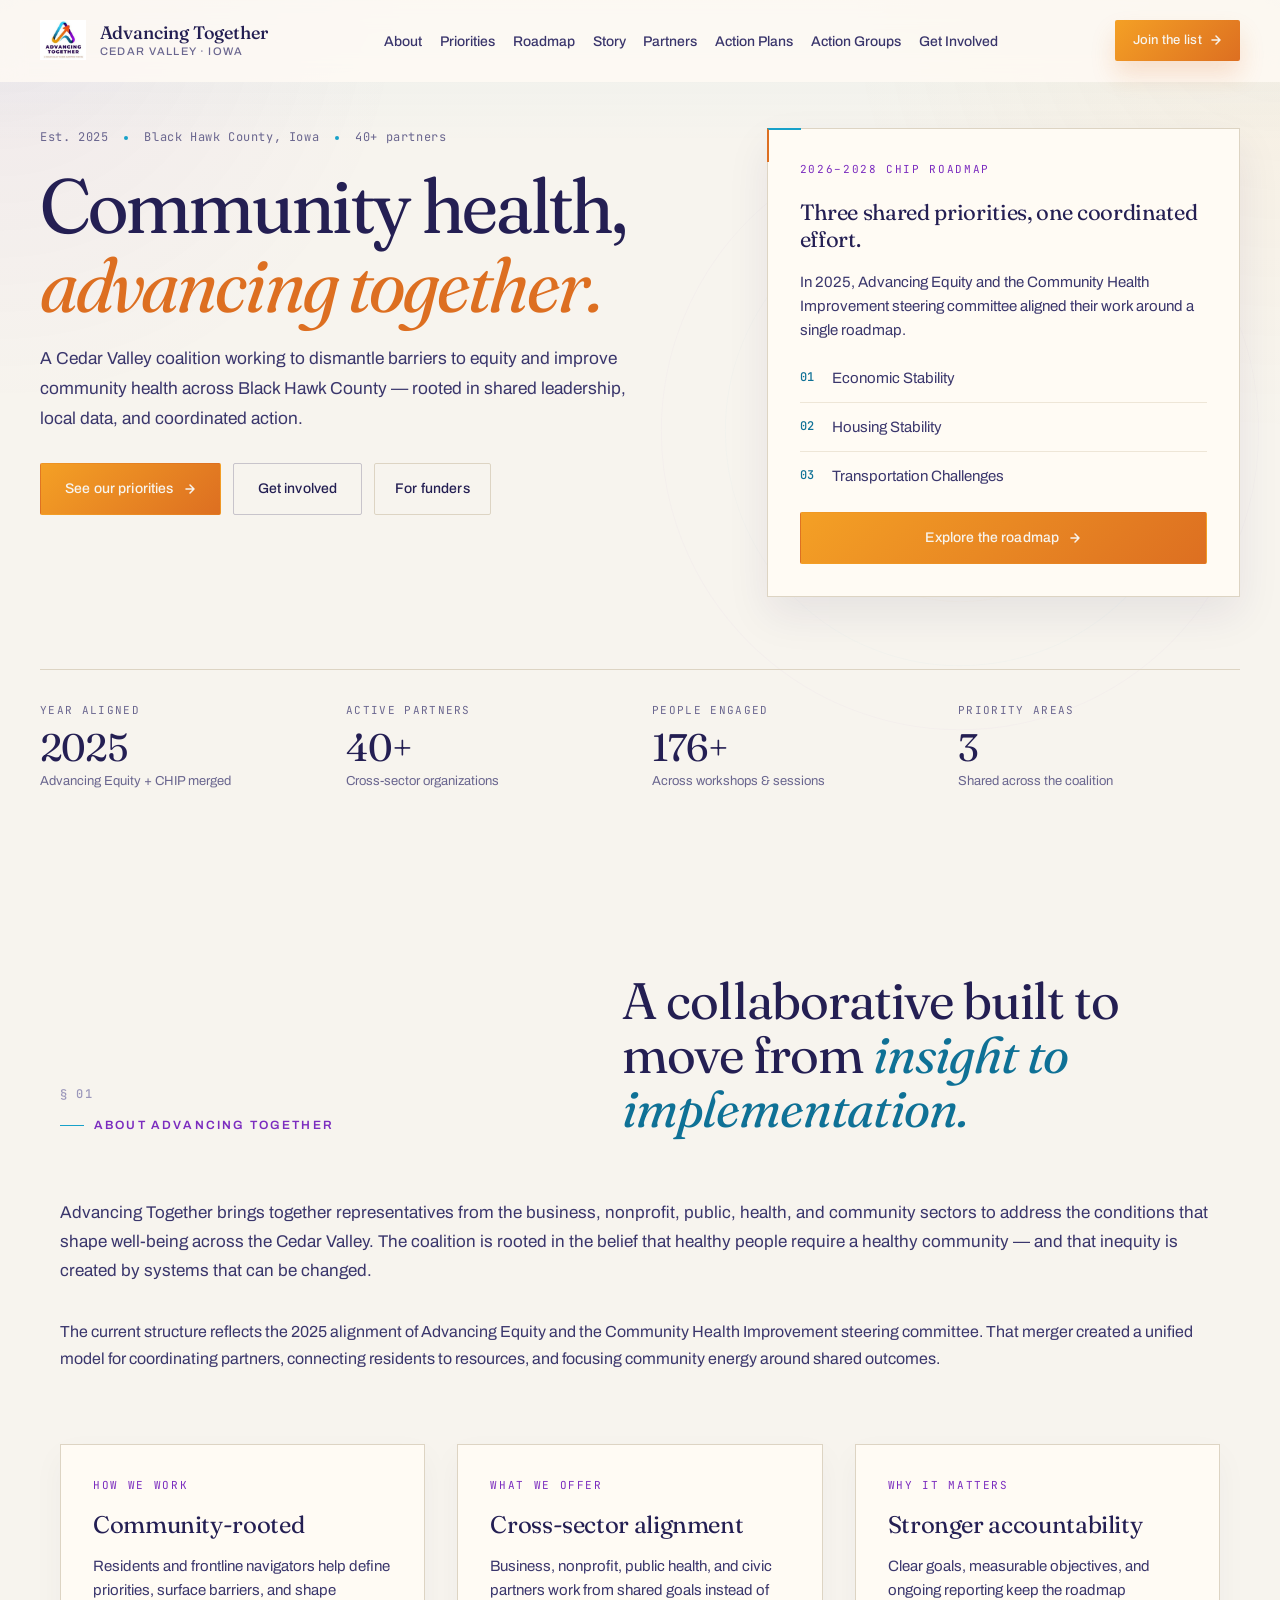
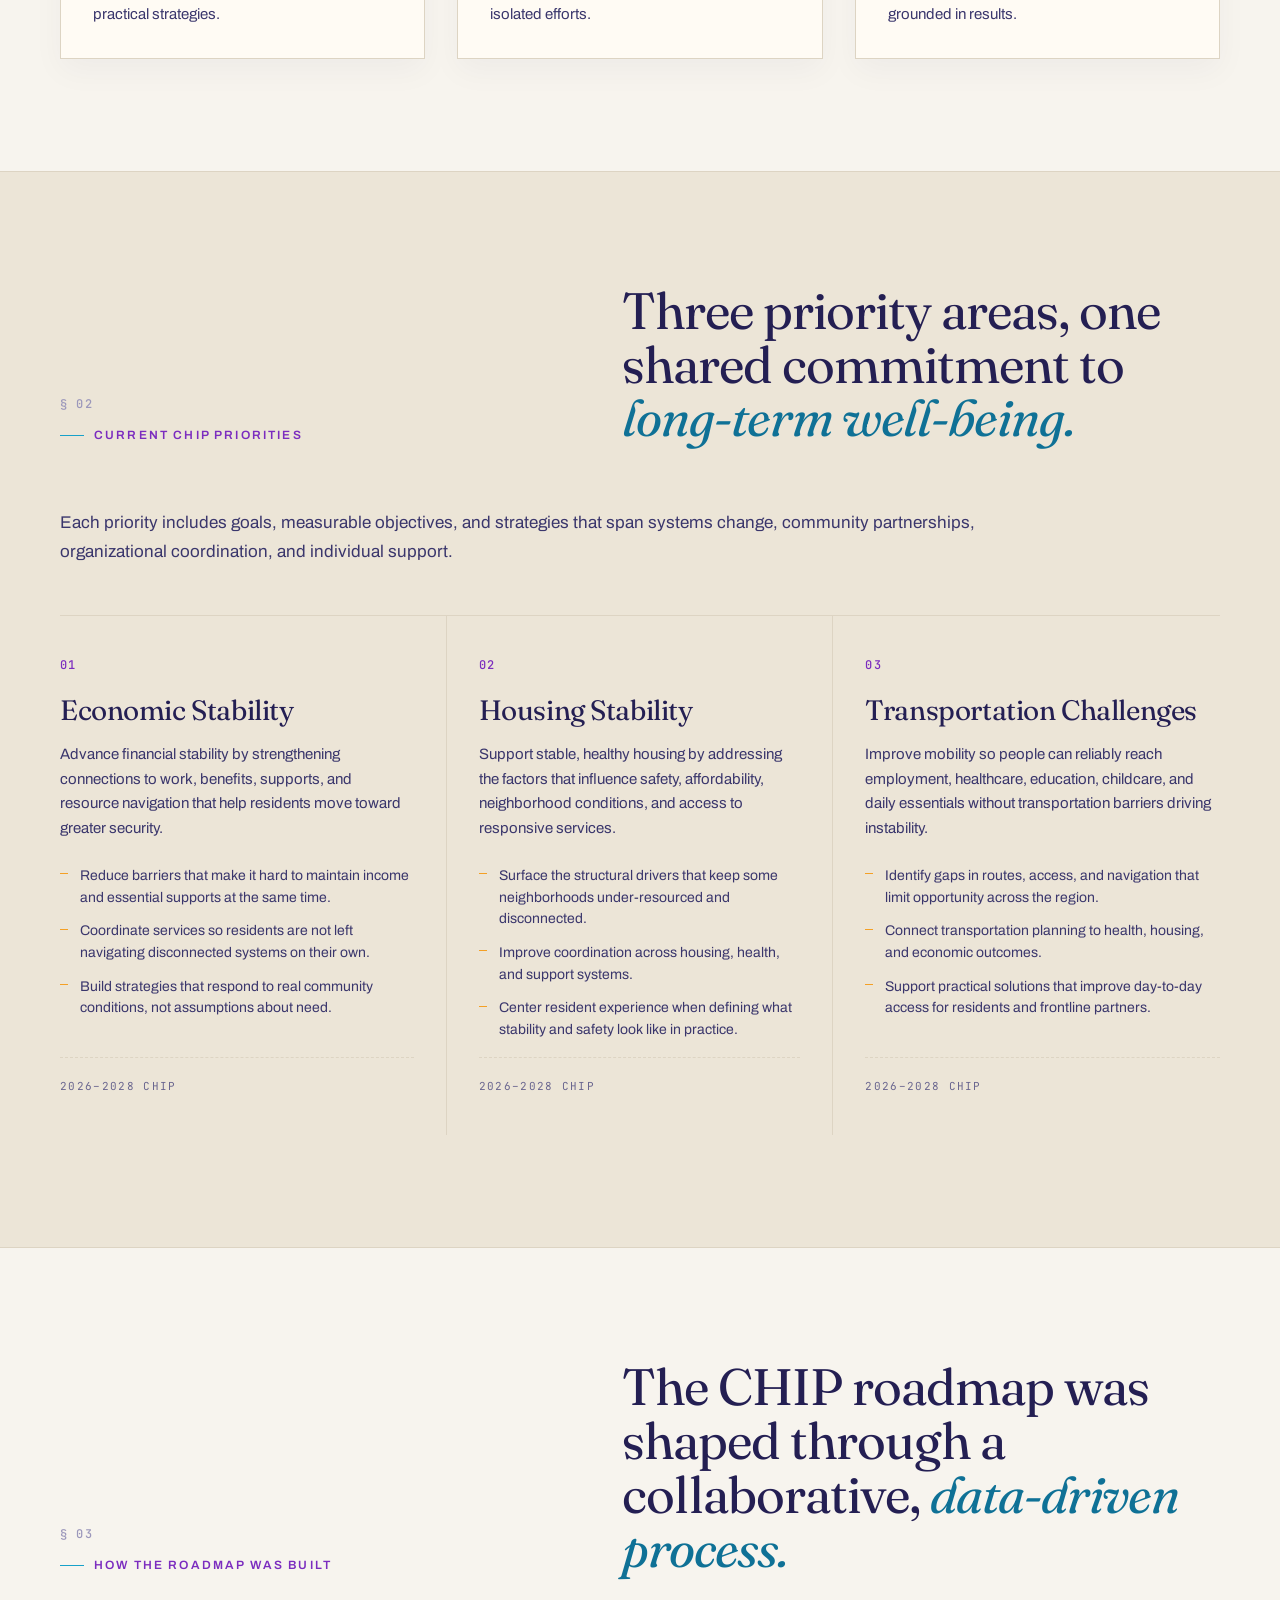
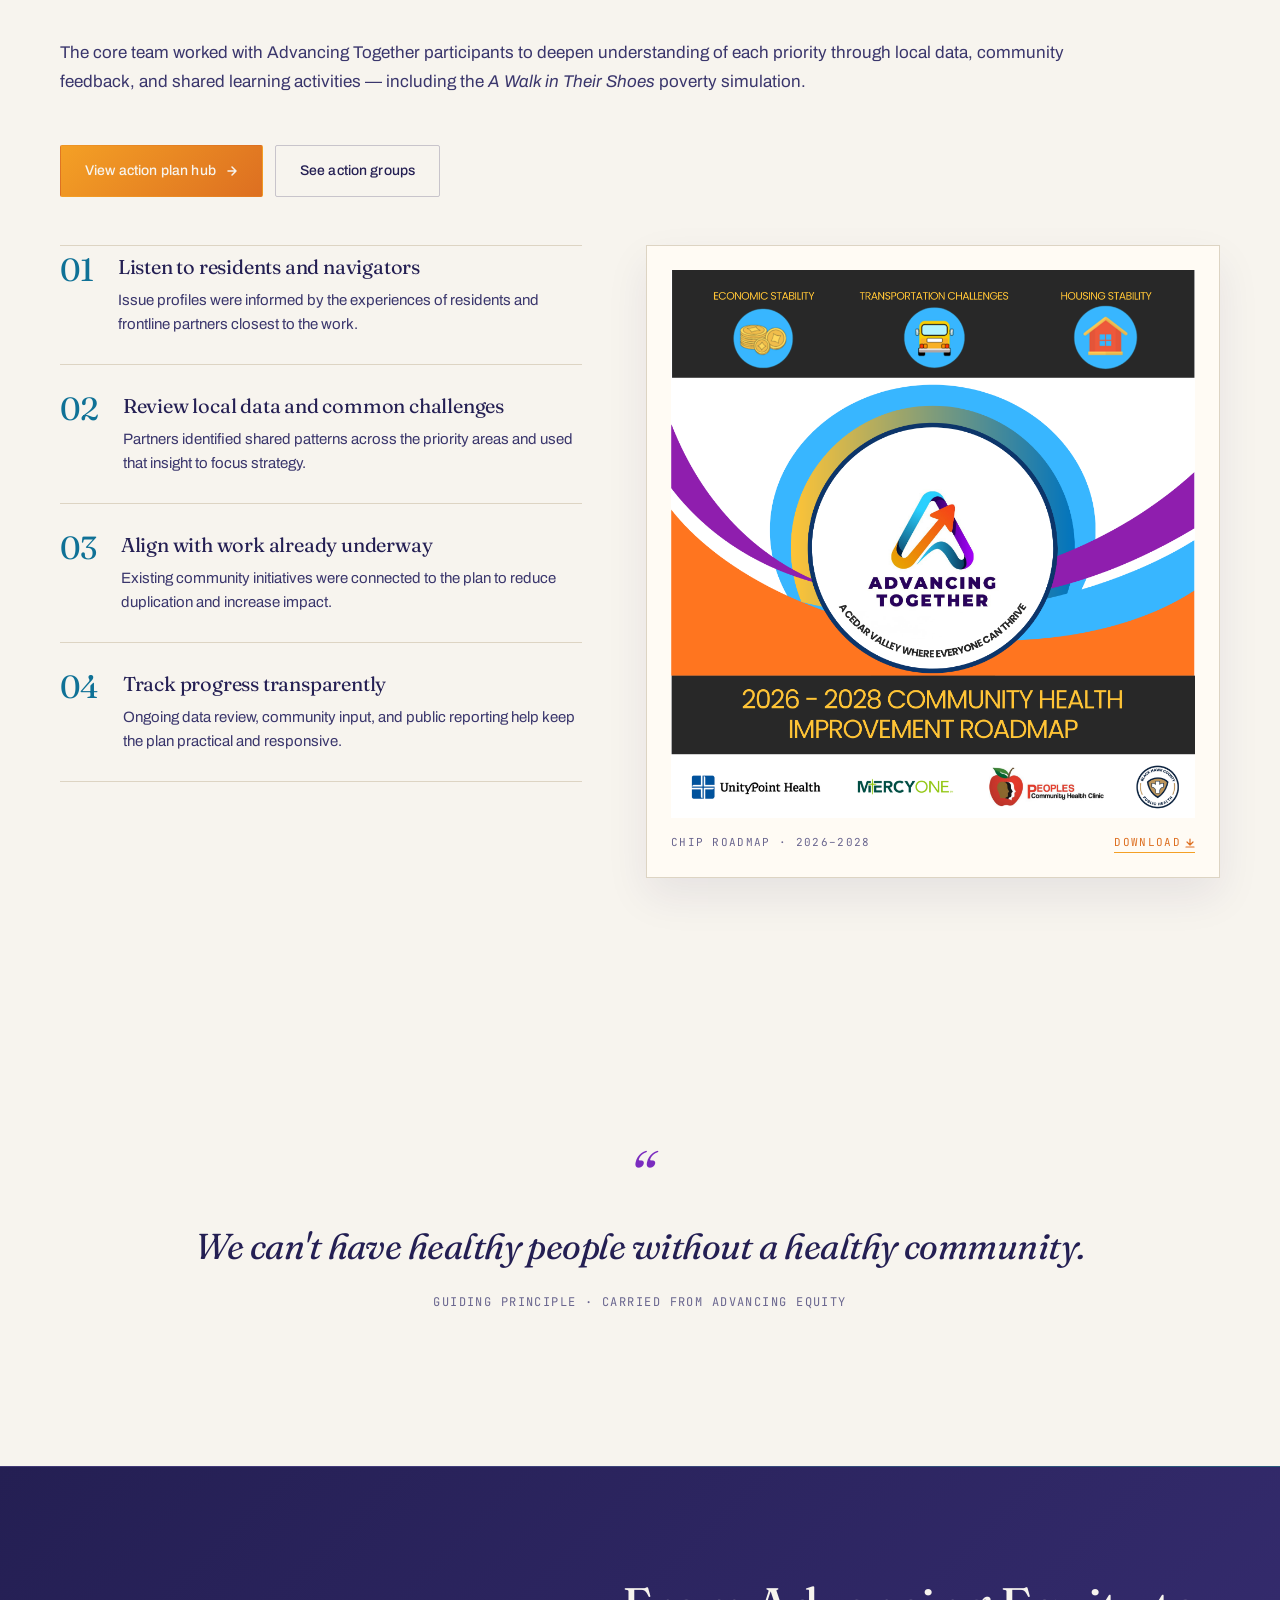
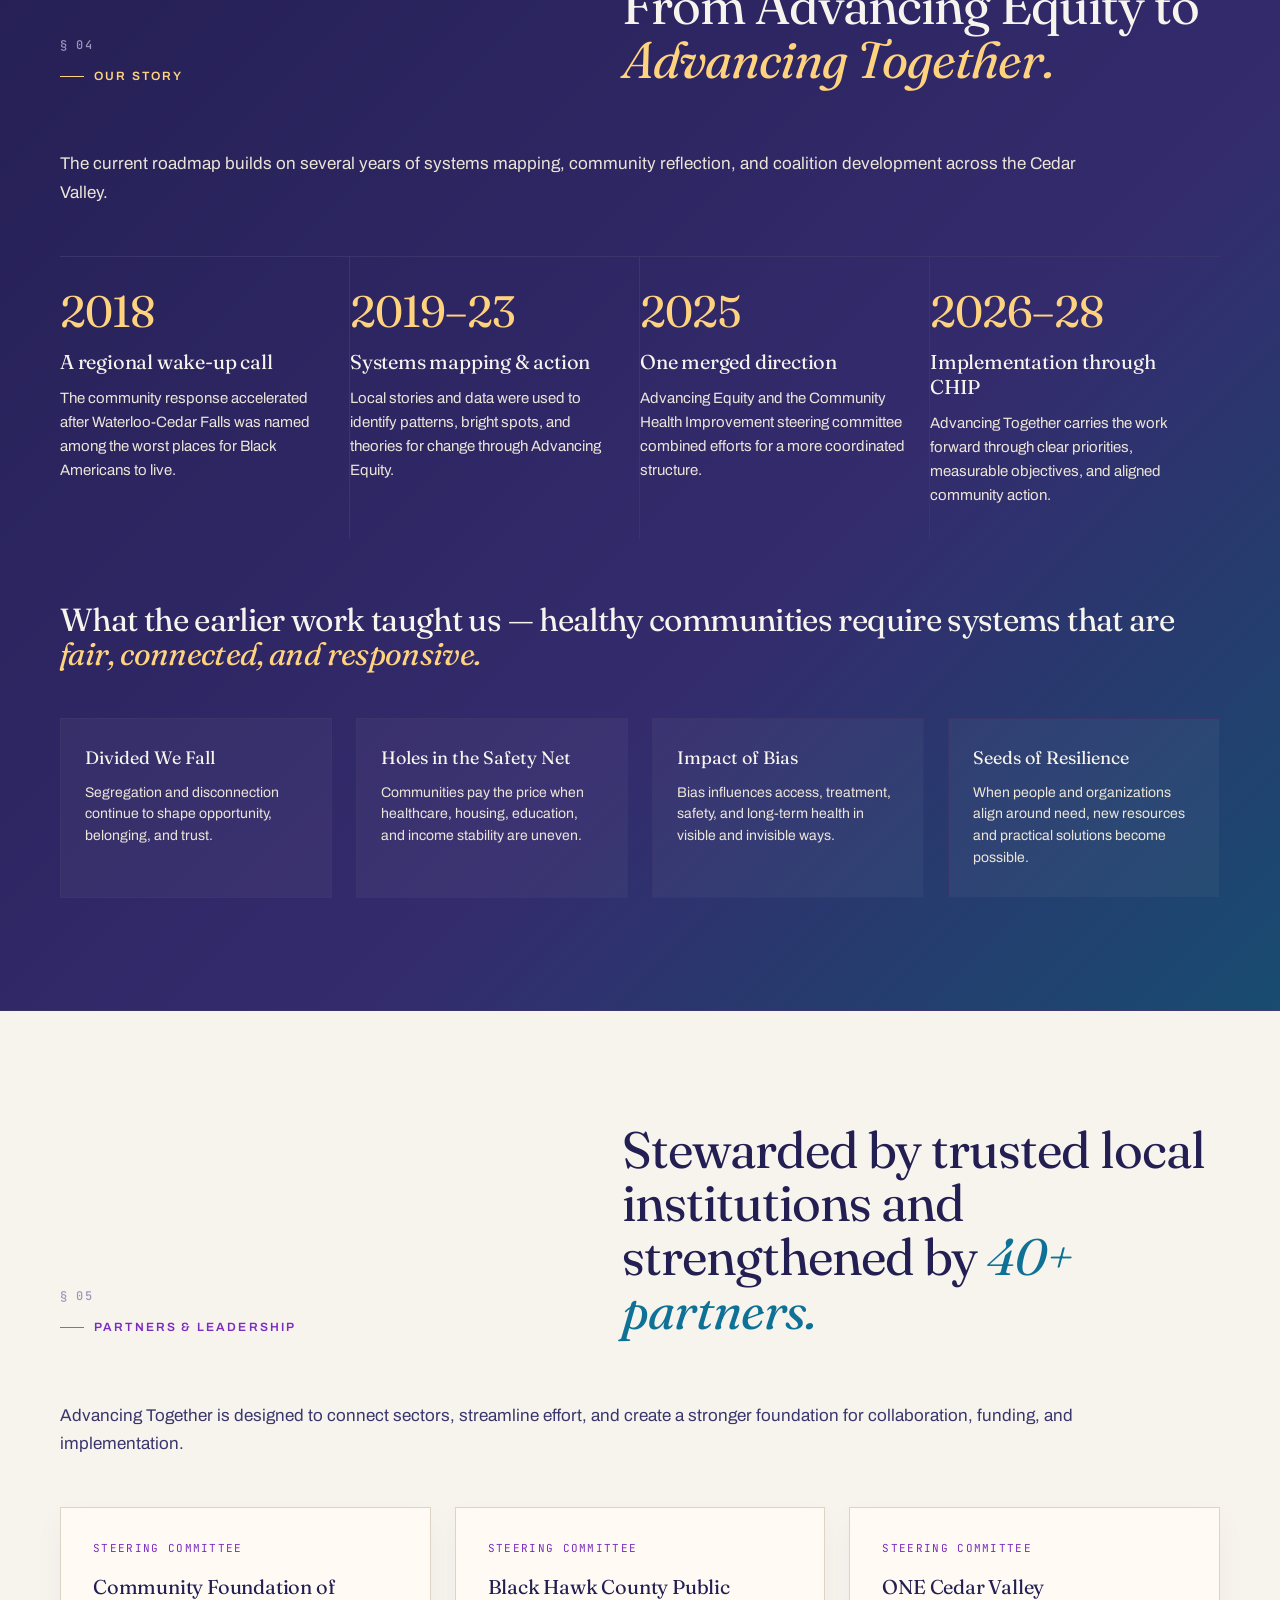
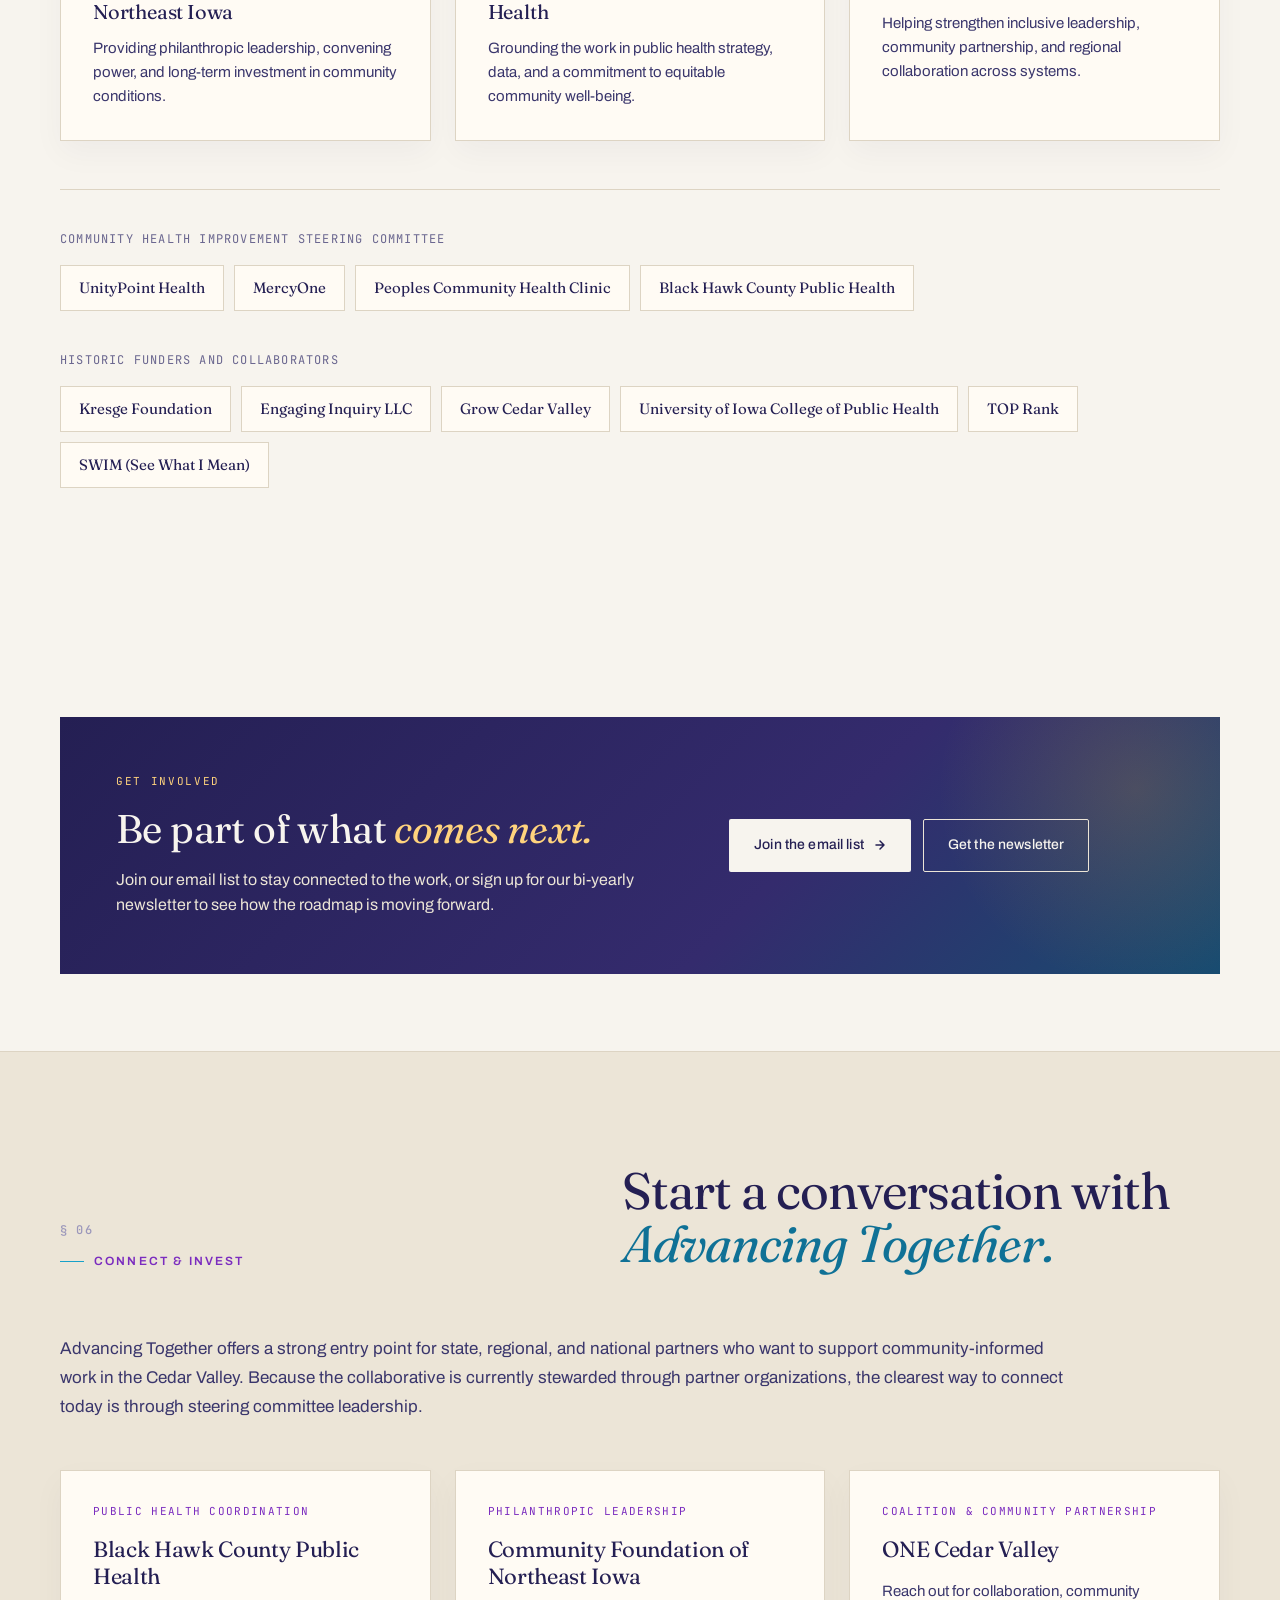
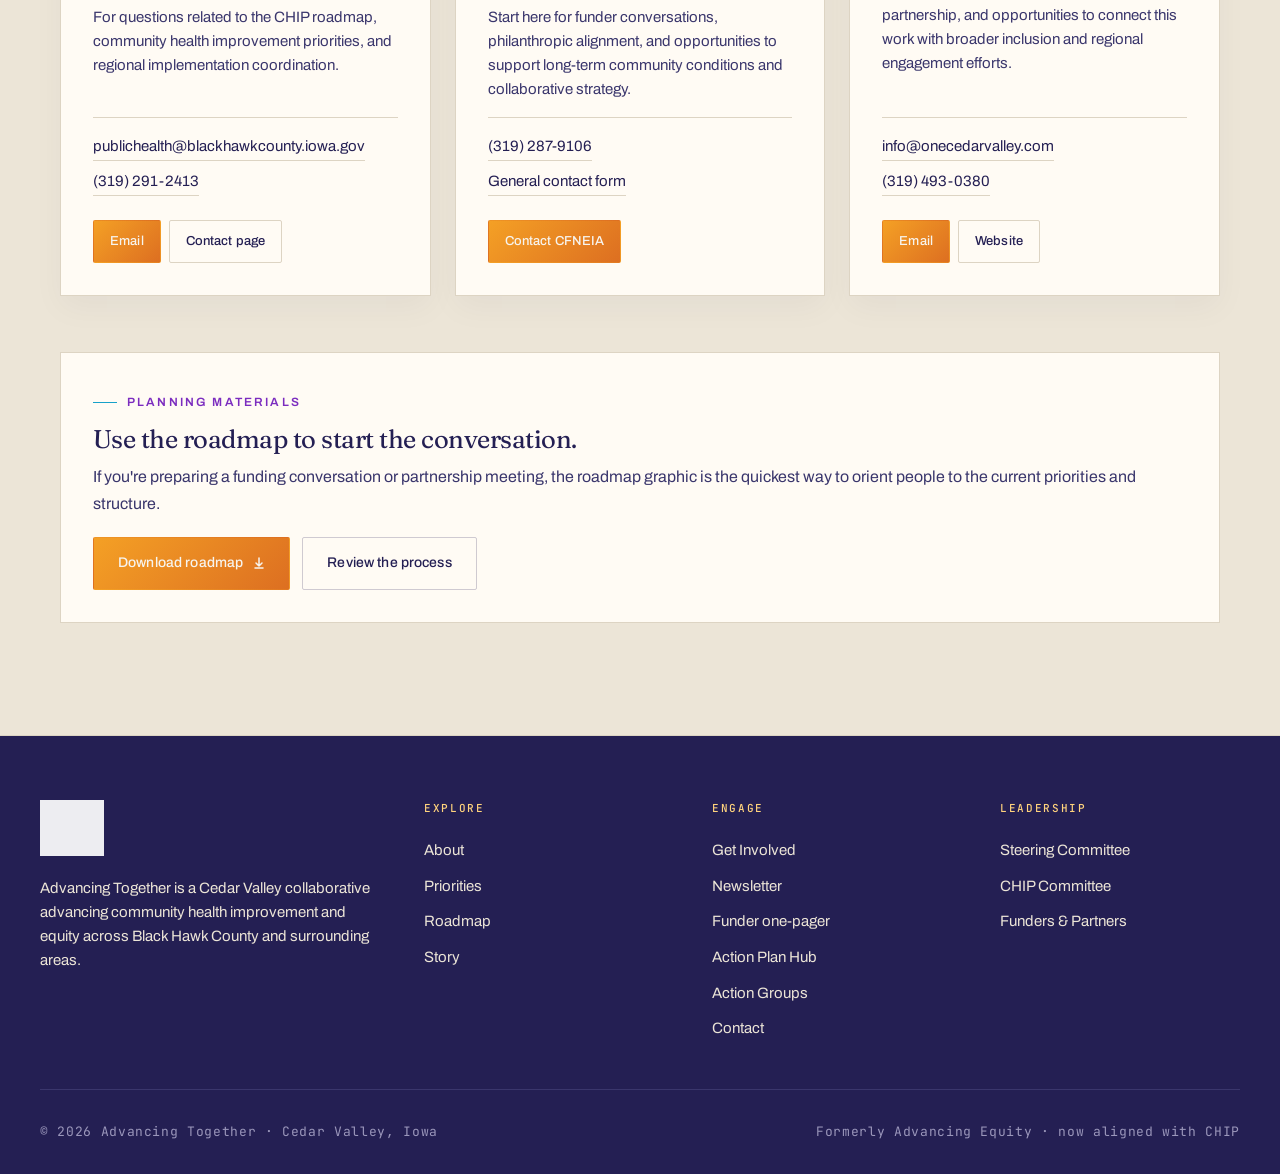
<file: index.html>
<!DOCTYPE html>
<html lang="en">
<head>
  <meta charset="UTF-8" />
  <meta name="viewport" content="width=device-width, initial-scale=1.0" />
  <title>Advancing Together | Cedar Valley Community Health Improvement</title>
  <meta name="description" content="Advancing Together is a Cedar Valley collaborative working toward community health improvement and equity across Black Hawk County. Economic Stability. Housing Stability. Transportation Challenges." />
  <meta property="og:title" content="Advancing Together | Cedar Valley" />
  <meta property="og:description" content="A coalition of 40+ partners advancing community health and equity in Black Hawk County, Iowa." />
  <meta property="og:type" content="website" />
  <link rel="icon" type="image/png" href="AT-logo.png" />
  <link rel="preconnect" href="https://fonts.googleapis.com" />
  <link rel="preconnect" href="https://fonts.gstatic.com" crossorigin />
  <link href="https://fonts.googleapis.com/css2?family=Fraunces:ital,opsz,wght,SOFT,WONK@0,9..144,300..700,0..100,0..1;1,9..144,300..700,0..100,0..1&family=Archivo:wght@400;500;600;700&family=JetBrains+Mono:wght@400;500&display=swap" rel="stylesheet" />
  <link rel="stylesheet" href="styles.css" />
</head>
<body>

  <nav class="nav" id="nav">
    <div class="container container--wide">
      <div class="nav__inner">
        <a href="#hero" class="nav__brand" aria-label="Advancing Together home">
          <img src="AT-logo.png" alt="" />
          <span class="nav__brand-text">
            <span class="nav__brand-name">Advancing Together</span>
            <span class="nav__brand-loc">Cedar Valley &middot; Iowa</span>
          </span>
        </a>
        <ul class="nav__desktop" role="menubar">
          <li><a href="#about">About</a></li>
          <li><a href="#priorities">Priorities</a></li>
          <li><a href="#roadmap">Roadmap</a></li>
          <li><a href="#story">Story</a></li>
          <li><a href="#partners">Partners</a></li>
          <li><a href="action-plans/index.html">Action Plans</a></li>
          <li><a href="action-groups.html">Action Groups</a></li>
          <li><a href="get-involved.html">Get Involved</a></li>
        </ul>
        <a href="get-involved.html" class="nav__cta">
          Join the list
          <svg class="nav__cta-arrow" width="12" height="12" viewBox="0 0 12 12" fill="none" aria-hidden="true"><path d="M2 6H10M10 6L6 2M10 6L6 10" stroke="currentColor" stroke-width="1.5" stroke-linecap="round" stroke-linejoin="round"/></svg>
        </a>
        <button class="nav__toggle" id="nav-toggle" aria-label="Open navigation menu" aria-expanded="false" aria-controls="mobile-nav">
          <span></span><span></span><span></span>
        </button>
      </div>
    </div>
  </nav>

  <div class="mobile-nav" id="mobile-nav" aria-hidden="true">
    <button class="mobile-nav__close" id="mobile-close" aria-label="Close menu">Close</button>
    <ul>
      <li><a href="#about"><span class="num">01</span>About</a></li>
      <li><a href="#priorities"><span class="num">02</span>Priorities</a></li>
      <li><a href="#roadmap"><span class="num">03</span>Roadmap</a></li>
      <li><a href="#story"><span class="num">04</span>Story</a></li>
      <li><a href="#partners"><span class="num">05</span>Partners</a></li>
      <li><a href="action-plans/index.html"><span class="num">06</span>Action Plans</a></li>
      <li><a href="action-groups.html"><span class="num">07</span>Action Groups</a></li>
      <li><a href="get-involved.html"><span class="num">08</span>Get Involved</a></li>
      <li><a href="newsletter.html"><span class="num">09</span>Newsletter</a></li>
      <li><a href="CHIP 1-pager.pdf"><span class="num">10</span>Funder one-pager</a></li>
    </ul>
    <a href="get-involved.html" class="mobile-nav__cta">
      Join our email list
      <svg width="14" height="14" viewBox="0 0 12 12" fill="none" aria-hidden="true"><path d="M2 6H10M10 6L6 2M10 6L6 10" stroke="currentColor" stroke-width="1.5" stroke-linecap="round" stroke-linejoin="round"/></svg>
    </a>
  </div>

  <header class="hero" id="hero">
    <div class="hero__decorative" aria-hidden="true">
      <svg viewBox="0 0 600 600" fill="none" xmlns="http://www.w3.org/2000/svg">
        <circle cx="300" cy="300" r="280" stroke="#7b2cbf" stroke-opacity="0.12" stroke-width="1"/>
        <circle cx="300" cy="300" r="220" stroke="#17a1c9" stroke-opacity="0.12" stroke-width="1"/>
        <circle cx="300" cy="300" r="160" stroke="#f4a025" stroke-opacity="0.11" stroke-width="1"/>
        <circle cx="300" cy="300" r="100" stroke="#0f7196" stroke-opacity="0.1" stroke-width="1"/>
      </svg>
    </div>
    <div class="container container--wide">
      <div class="hero__inner">
        <div class="hero__header reveal">
          <div class="hero__meta">
            <span>Est. 2025</span>
            <span class="dot"></span>
            <span>Black Hawk County, Iowa</span>
            <span class="dot"></span>
            <span>40+ partners</span>
          </div>
          <h1 class="hero__title">
            Community health,
            <span class="break"><em>advancing together.</em></span>
          </h1>
          <p class="hero__lede">A Cedar Valley coalition working to dismantle barriers to equity and improve community health across Black Hawk County &mdash; rooted in shared leadership, local data, and coordinated action.</p>
          <div class="hero__actions">
            <a href="#priorities" class="btn btn--primary">
              See our priorities
              <svg width="12" height="12" viewBox="0 0 12 12" fill="none" aria-hidden="true"><path d="M2 6H10M10 6L6 2M10 6L6 10" stroke="currentColor" stroke-width="1.5" stroke-linecap="round" stroke-linejoin="round"/></svg>
            </a>
            <a href="get-involved.html" class="btn btn--secondary">Get involved</a>
            <a href="#connect" class="btn btn--ghost">For funders</a>
          </div>
        </div>
        <aside class="hero__sidecard reveal reveal--delay-2" aria-labelledby="hero-sidecard-title">
          <span class="hero__sidecard-label">2026&ndash;2028 CHIP Roadmap</span>
          <h3 id="hero-sidecard-title">Three shared priorities, one coordinated effort.</h3>
          <p>In 2025, Advancing Equity and the Community Health Improvement steering committee aligned their work around a single roadmap.</p>
          <ul class="hero__sidecard-list">
            <li><span class="num">01</span> Economic Stability</li>
            <li><span class="num">02</span> Housing Stability</li>
            <li><span class="num">03</span> Transportation Challenges</li>
          </ul>
          <a href="#roadmap" class="btn btn--primary" style="width:100%; justify-content:center;">
            Explore the roadmap
            <svg width="12" height="12" viewBox="0 0 12 12" fill="none" aria-hidden="true"><path d="M2 6H10M10 6L6 2M10 6L6 10" stroke="currentColor" stroke-width="1.5" stroke-linecap="round" stroke-linejoin="round"/></svg>
          </a>
        </aside>
      </div>
      <div class="hero__stats reveal reveal--delay-3">
        <div>
          <div class="hero__stat-label">Year aligned</div>
          <div class="hero__stat-value">2025</div>
          <div class="hero__stat-note">Advancing Equity + CHIP merged</div>
        </div>
        <div>
          <div class="hero__stat-label">Active partners</div>
          <div class="hero__stat-value" data-target="40" data-suffix="+">0</div>
          <div class="hero__stat-note">Cross-sector organizations</div>
        </div>
        <div>
          <div class="hero__stat-label">People engaged</div>
          <div class="hero__stat-value" data-target="176" data-suffix="+">0</div>
          <div class="hero__stat-note">Across workshops &amp; sessions</div>
        </div>
        <div>
          <div class="hero__stat-label">Priority areas</div>
          <div class="hero__stat-value" data-target="3">0</div>
          <div class="hero__stat-note">Shared across the coalition</div>
        </div>
      </div>
    </div>
  </header>

  <main>
    <section class="section" id="about">
      <div class="container">
        <div class="section-head reveal">
          <div class="section-head__meta">
            <span class="section-num">&sect; 01</span>
            <span class="eyebrow">About Advancing Together</span>
          </div>
          <h2 class="section-head__title">A collaborative built to move from <em>insight to implementation.</em></h2>
        </div>
        <div style="display:grid; grid-template-columns:1fr; gap:2.5rem;">
          <div style="display:grid; grid-template-columns:1fr; gap:2rem;" class="reveal reveal--delay-1">
            <p class="body-text body-text--lg">Advancing Together brings together representatives from the business, nonprofit, public, health, and community sectors to address the conditions that shape well-being across the Cedar Valley. The coalition is rooted in the belief that healthy people require a healthy community &mdash; and that inequity is created by systems that can be changed.</p>
            <p class="body-text">The current structure reflects the 2025 alignment of Advancing Equity and the Community Health Improvement steering committee. That merger created a unified model for coordinating partners, connecting residents to resources, and focusing community energy around shared outcomes.</p>
          </div>
          <div class="how-grid" style="margin-top: 2rem;">
            <div class="how-card reveal">
              <span class="how-card__eyebrow">How we work</span>
              <h3 class="how-card__title">Community-rooted</h3>
              <p class="how-card__desc">Residents and frontline navigators help define priorities, surface barriers, and shape practical strategies.</p>
            </div>
            <div class="how-card reveal reveal--delay-1">
              <span class="how-card__eyebrow">What we offer</span>
              <h3 class="how-card__title">Cross-sector alignment</h3>
              <p class="how-card__desc">Business, nonprofit, public health, and civic partners work from shared goals instead of isolated efforts.</p>
            </div>
            <div class="how-card reveal reveal--delay-2">
              <span class="how-card__eyebrow">Why it matters</span>
              <h3 class="how-card__title">Stronger accountability</h3>
              <p class="how-card__desc">Clear goals, measurable objectives, and ongoing reporting keep the roadmap grounded in results.</p>
            </div>
          </div>
        </div>
      </div>
    </section>

    <section class="section section--deep" id="priorities">
      <div class="container">
        <div class="section-head reveal">
          <div class="section-head__meta">
            <span class="section-num">&sect; 02</span>
            <span class="eyebrow">Current CHIP Priorities</span>
          </div>
          <h2 class="section-head__title">Three priority areas, one shared commitment to <em>long-term well-being.</em></h2>
        </div>
        <p class="body-text body-text--lg reveal" style="max-width:60em; margin-bottom:3rem;">Each priority includes goals, measurable objectives, and strategies that span systems change, community partnerships, organizational coordination, and individual support.</p>
        <div class="priorities">
          <article class="priority reveal">
            <span class="priority__num">01</span>
            <h3 class="priority__title">Economic Stability</h3>
            <p class="priority__desc">Advance financial stability by strengthening connections to work, benefits, supports, and resource navigation that help residents move toward greater security.</p>
            <ul class="priority__list">
              <li>Reduce barriers that make it hard to maintain income and essential supports at the same time.</li>
              <li>Coordinate services so residents are not left navigating disconnected systems on their own.</li>
              <li>Build strategies that respond to real community conditions, not assumptions about need.</li>
            </ul>
            <div class="priority__tag">2026&ndash;2028 CHIP</div>
          </article>
          <article class="priority reveal reveal--delay-1">
            <span class="priority__num">02</span>
            <h3 class="priority__title">Housing Stability</h3>
            <p class="priority__desc">Support stable, healthy housing by addressing the factors that influence safety, affordability, neighborhood conditions, and access to responsive services.</p>
            <ul class="priority__list">
              <li>Surface the structural drivers that keep some neighborhoods under-resourced and disconnected.</li>
              <li>Improve coordination across housing, health, and support systems.</li>
              <li>Center resident experience when defining what stability and safety look like in practice.</li>
            </ul>
            <div class="priority__tag">2026&ndash;2028 CHIP</div>
          </article>
          <article class="priority reveal reveal--delay-2">
            <span class="priority__num">03</span>
            <h3 class="priority__title">Transportation Challenges</h3>
            <p class="priority__desc">Improve mobility so people can reliably reach employment, healthcare, education, childcare, and daily essentials without transportation barriers driving instability.</p>
            <ul class="priority__list">
              <li>Identify gaps in routes, access, and navigation that limit opportunity across the region.</li>
              <li>Connect transportation planning to health, housing, and economic outcomes.</li>
              <li>Support practical solutions that improve day-to-day access for residents and frontline partners.</li>
            </ul>
            <div class="priority__tag">2026&ndash;2028 CHIP</div>
          </article>
        </div>
      </div>
    </section>

    <section class="section" id="roadmap">
      <div class="container">
        <div class="section-head reveal">
          <div class="section-head__meta">
            <span class="section-num">&sect; 03</span>
            <span class="eyebrow">How the Roadmap Was Built</span>
          </div>
          <h2 class="section-head__title">The CHIP roadmap was shaped through a collaborative, <em>data-driven process.</em></h2>
        </div>
        <p class="body-text body-text--lg reveal" style="max-width:60em; margin-bottom:3rem;">The core team worked with Advancing Together participants to deepen understanding of each priority through local data, community feedback, and shared learning activities &mdash; including the <em>A Walk in Their Shoes</em> poverty simulation.</p>
        <div class="hero__actions reveal reveal--delay-1" style="margin-bottom:3rem;">
          <a href="action-plans/index.html" class="btn btn--primary">
            View action plan hub
            <svg width="12" height="12" viewBox="0 0 12 12" fill="none" aria-hidden="true"><path d="M2 6H10M10 6L6 2M10 6L6 10" stroke="currentColor" stroke-width="1.5" stroke-linecap="round" stroke-linejoin="round"/></svg>
          </a>
          <a href="action-groups.html" class="btn btn--secondary">See action groups</a>
        </div>
        <div class="roadmap">
          <div class="roadmap__steps reveal">
            <div class="roadmap__step">
              <div class="roadmap__step-num">01</div>
              <div>
                <h3 class="roadmap__step-title">Listen to residents and navigators</h3>
                <p class="roadmap__step-desc">Issue profiles were informed by the experiences of residents and frontline partners closest to the work.</p>
              </div>
            </div>
            <div class="roadmap__step">
              <div class="roadmap__step-num">02</div>
              <div>
                <h3 class="roadmap__step-title">Review local data and common challenges</h3>
                <p class="roadmap__step-desc">Partners identified shared patterns across the priority areas and used that insight to focus strategy.</p>
              </div>
            </div>
            <div class="roadmap__step">
              <div class="roadmap__step-num">03</div>
              <div>
                <h3 class="roadmap__step-title">Align with work already underway</h3>
                <p class="roadmap__step-desc">Existing community initiatives were connected to the plan to reduce duplication and increase impact.</p>
              </div>
            </div>
            <div class="roadmap__step">
              <div class="roadmap__step-num">04</div>
              <div>
                <h3 class="roadmap__step-title">Track progress transparently</h3>
                <p class="roadmap__step-desc">Ongoing data review, community input, and public reporting help keep the plan practical and responsive.</p>
              </div>
            </div>
          </div>
          <div class="roadmap__image reveal reveal--delay-1">
            <div class="roadmap__image-frame">
              <img src="CHA Advancing Together.png" alt="Advancing Together Community Health Improvement roadmap showing Economic Stability, Transportation Challenges, and Housing Stability." />
              <div class="roadmap__image-label">
                <span>CHIP Roadmap &middot; 2026&ndash;2028</span>
                <a href="CHA Advancing Together.png" download style="color:var(--gold-deep); display:inline-flex; align-items:center; gap:0.25rem; border-bottom:1px solid var(--gold); padding-bottom:1px;">
                  Download
                  <svg width="10" height="10" viewBox="0 0 10 10" fill="none" aria-hidden="true"><path d="M5 1V7M5 7L2 4M5 7L8 4M1 9H9" stroke="currentColor" stroke-width="1.2" stroke-linecap="round" stroke-linejoin="round"/></svg>
                </a>
              </div>
            </div>
          </div>
        </div>
      </div>
    </section>

    <section class="section--tight">
      <div class="container">
        <div class="pullquote reveal">
          <span class="pullquote__mark">&ldquo;</span>
          <p class="pullquote__text">We can't have healthy people without a healthy community.</p>
          <p class="pullquote__attr">Guiding principle &middot; carried from Advancing Equity</p>
        </div>
      </div>
    </section>

    <section class="section section--ink" id="story">
      <div class="container">
        <div class="section-head reveal">
          <div class="section-head__meta">
            <span class="section-num" style="color: var(--ink-faint);">&sect; 04</span>
            <span class="eyebrow">Our Story</span>
          </div>
          <h2 class="section-head__title">From Advancing Equity to <em>Advancing Together.</em></h2>
        </div>
        <p class="body-text body-text--lg reveal" style="max-width:60em; margin-bottom:3rem; color:var(--paper-deep);">The current roadmap builds on several years of systems mapping, community reflection, and coalition development across the Cedar Valley.</p>
        <div class="timeline">
          <div class="timeline__item reveal">
            <div class="timeline__year">2018</div>
            <h3 class="timeline__title">A regional wake-up call</h3>
            <p class="timeline__desc">The community response accelerated after Waterloo-Cedar Falls was named among the worst places for Black Americans to live.</p>
          </div>
          <div class="timeline__item reveal reveal--delay-1">
            <div class="timeline__year">2019&ndash;23</div>
            <h3 class="timeline__title">Systems mapping &amp; action</h3>
            <p class="timeline__desc">Local stories and data were used to identify patterns, bright spots, and theories for change through Advancing Equity.</p>
          </div>
          <div class="timeline__item reveal reveal--delay-2">
            <div class="timeline__year">2025</div>
            <h3 class="timeline__title">One merged direction</h3>
            <p class="timeline__desc">Advancing Equity and the Community Health Improvement steering committee combined efforts for a more coordinated structure.</p>
          </div>
          <div class="timeline__item reveal reveal--delay-3">
            <div class="timeline__year">2026&ndash;28</div>
            <h3 class="timeline__title">Implementation through CHIP</h3>
            <p class="timeline__desc">Advancing Together carries the work forward through clear priorities, measurable objectives, and aligned community action.</p>
          </div>
        </div>
        <div style="margin-top:4rem;">
          <h3 class="section-head__title reveal" style="font-size:clamp(1.5rem, 3vw, 2rem); max-width:40em;">What the earlier work taught us &mdash; healthy communities require systems that are <em>fair, connected, and responsive.</em></h3>
          <div class="lessons">
            <div class="lesson reveal">
              <h4 class="lesson__title">Divided We Fall</h4>
              <p class="lesson__desc">Segregation and disconnection continue to shape opportunity, belonging, and trust.</p>
            </div>
            <div class="lesson reveal reveal--delay-1">
              <h4 class="lesson__title">Holes in the Safety Net</h4>
              <p class="lesson__desc">Communities pay the price when healthcare, housing, education, and income stability are uneven.</p>
            </div>
            <div class="lesson reveal reveal--delay-2">
              <h4 class="lesson__title">Impact of Bias</h4>
              <p class="lesson__desc">Bias influences access, treatment, safety, and long-term health in visible and invisible ways.</p>
            </div>
            <div class="lesson reveal reveal--delay-3">
              <h4 class="lesson__title">Seeds of Resilience</h4>
              <p class="lesson__desc">When people and organizations align around need, new resources and practical solutions become possible.</p>
            </div>
          </div>
        </div>
      </div>
    </section>

    <section class="section" id="partners">
      <div class="container">
        <div class="section-head reveal">
          <div class="section-head__meta">
            <span class="section-num">&sect; 05</span>
            <span class="eyebrow">Partners &amp; Leadership</span>
          </div>
          <h2 class="section-head__title">Stewarded by trusted local institutions and strengthened by <em>40+ partners.</em></h2>
        </div>
        <p class="body-text body-text--lg reveal" style="max-width:60em; margin-bottom:3rem;">Advancing Together is designed to connect sectors, streamline effort, and create a stronger foundation for collaboration, funding, and implementation.</p>
        <div class="partner-grid">
          <article class="partner-card reveal">
            <span class="partner-card__role">Steering committee</span>
            <h3 class="partner-card__name">Community Foundation of Northeast Iowa</h3>
            <p class="partner-card__desc">Providing philanthropic leadership, convening power, and long-term investment in community conditions.</p>
          </article>
          <article class="partner-card reveal reveal--delay-1">
            <span class="partner-card__role">Steering committee</span>
            <h3 class="partner-card__name">Black Hawk County Public Health</h3>
            <p class="partner-card__desc">Grounding the work in public health strategy, data, and a commitment to equitable community well-being.</p>
          </article>
          <article class="partner-card reveal reveal--delay-2">
            <span class="partner-card__role">Steering committee</span>
            <h3 class="partner-card__name">ONE Cedar Valley</h3>
            <p class="partner-card__desc">Helping strengthen inclusive leadership, community partnership, and regional collaboration across systems.</p>
          </article>
        </div>
        <div class="partner-list reveal">
          <div class="partner-list__group">
            <div class="partner-list__label">Community Health Improvement steering committee</div>
            <ul class="partner-list__items">
              <li>UnityPoint Health</li>
              <li>MercyOne</li>
              <li>Peoples Community Health Clinic</li>
              <li>Black Hawk County Public Health</li>
            </ul>
          </div>
          <div class="partner-list__group">
            <div class="partner-list__label">Historic funders and collaborators</div>
            <ul class="partner-list__items">
              <li>Kresge Foundation</li>
              <li>Engaging Inquiry LLC</li>
              <li>Grow Cedar Valley</li>
              <li>University of Iowa College of Public Health</li>
              <li>TOP Rank</li>
              <li>SWIM (See What I Mean)</li>
            </ul>
          </div>
        </div>
      </div>
    </section>

    <section class="section--tight">
      <div class="container">
        <div class="cta-strip reveal">
          <div>
            <div class="cta-strip__eyebrow">Get Involved</div>
            <h2 class="cta-strip__title">Be part of what <em>comes next.</em></h2>
            <p class="cta-strip__desc">Join our email list to stay connected to the work, or sign up for our bi-yearly newsletter to see how the roadmap is moving forward.</p>
          </div>
          <div class="cta-strip__actions">
            <a href="get-involved.html" class="btn btn--primary">
              Join the email list
              <svg width="12" height="12" viewBox="0 0 12 12" fill="none" aria-hidden="true"><path d="M2 6H10M10 6L6 2M10 6L6 10" stroke="currentColor" stroke-width="1.5" stroke-linecap="round" stroke-linejoin="round"/></svg>
            </a>
            <a href="newsletter.html" class="btn btn--secondary">Get the newsletter</a>
          </div>
        </div>
      </div>
    </section>

    <section class="section section--deep" id="connect">
      <div class="container">
        <div class="section-head reveal">
          <div class="section-head__meta">
            <span class="section-num">&sect; 06</span>
            <span class="eyebrow">Connect &amp; Invest</span>
          </div>
          <h2 class="section-head__title">Start a conversation with <em>Advancing Together.</em></h2>
        </div>
        <p class="body-text body-text--lg reveal" style="max-width:60em; margin-bottom:3rem;">Advancing Together offers a strong entry point for state, regional, and national partners who want to support community-informed work in the Cedar Valley. Because the collaborative is currently stewarded through partner organizations, the clearest way to connect today is through steering committee leadership.</p>
        <div class="contact-grid">
          <article class="contact-card reveal">
            <span class="contact-card__role">Public health coordination</span>
            <h3 class="contact-card__name">Black Hawk County Public Health</h3>
            <p class="contact-card__desc">For questions related to the CHIP roadmap, community health improvement priorities, and regional implementation coordination.</p>
            <div class="contact-card__info">
              <a href="mailto:publichealth@blackhawkcounty.iowa.gov">publichealth@blackhawkcounty.iowa.gov</a>
              <a href="tel:3192912413">(319) 291-2413</a>
            </div>
            <div class="contact-card__actions">
              <a href="mailto:publichealth@blackhawkcounty.iowa.gov?subject=Advancing%20Together%20Inquiry" class="btn btn--primary">Email</a>
              <a href="https://www.bhcpublichealth.org/contact-us" target="_blank" rel="noopener" class="btn btn--ghost">Contact page</a>
            </div>
          </article>
          <article class="contact-card reveal reveal--delay-1">
            <span class="contact-card__role">Philanthropic leadership</span>
            <h3 class="contact-card__name">Community Foundation of Northeast Iowa</h3>
            <p class="contact-card__desc">Start here for funder conversations, philanthropic alignment, and opportunities to support long-term community conditions and collaborative strategy.</p>
            <div class="contact-card__info">
              <a href="tel:3192879106">(319) 287-9106</a>
              <a href="https://www.cfneia.org/about-us/contact-us/" target="_blank" rel="noopener">General contact form</a>
            </div>
            <div class="contact-card__actions">
              <a href="https://www.cfneia.org/about-us/contact-us/" target="_blank" rel="noopener" class="btn btn--primary">Contact CFNEIA</a>
            </div>
          </article>
          <article class="contact-card reveal reveal--delay-2">
            <span class="contact-card__role">Coalition &amp; community partnership</span>
            <h3 class="contact-card__name">ONE Cedar Valley</h3>
            <p class="contact-card__desc">Reach out for collaboration, community partnership, and opportunities to connect this work with broader inclusion and regional engagement efforts.</p>
            <div class="contact-card__info">
              <a href="mailto:info@onecedarvalley.com">info@onecedarvalley.com</a>
              <a href="tel:3194930380">(319) 493-0380</a>
            </div>
            <div class="contact-card__actions">
              <a href="mailto:info@onecedarvalley.com?subject=Advancing%20Together%20Inquiry" class="btn btn--primary">Email</a>
              <a href="https://www.onecedarvalley.com/" target="_blank" rel="noopener" class="btn btn--ghost">Website</a>
            </div>
          </article>
        </div>
        <div class="reveal" style="margin-top:3.5rem; padding:2rem; background:var(--paper-warm); border:1px solid var(--rule);">
          <div class="eyebrow" style="margin-bottom:0.75rem;">Planning materials</div>
          <h3 class="display display--sm" style="margin-bottom:0.5rem;">Use the roadmap to start the conversation.</h3>
          <p class="body-text">If you're preparing a funding conversation or partnership meeting, the roadmap graphic is the quickest way to orient people to the current priorities and structure.</p>
          <div class="hero__actions" style="margin-top:1.25rem;">
            <a href="CHA Advancing Together.png" download class="btn btn--primary">
              Download roadmap
              <svg width="12" height="12" viewBox="0 0 12 12" fill="none" aria-hidden="true"><path d="M6 1V9M6 9L3 6M6 9L9 6M2 11H10" stroke="currentColor" stroke-width="1.5" stroke-linecap="round" stroke-linejoin="round"/></svg>
            </a>
            <a href="#roadmap" class="btn btn--secondary">Review the process</a>
          </div>
        </div>
      </div>
    </section>

  </main>

  <footer class="footer">
    <div class="container container--wide">
      <div class="footer__inner">
        <div class="footer__brand">
          <img src="AT-logo.png" alt="Advancing Together" />
          <p>Advancing Together is a Cedar Valley collaborative advancing community health improvement and equity across Black Hawk County and surrounding areas.</p>
        </div>
        <div class="footer__col">
          <h4>Explore</h4>
          <ul>
            <li><a href="#about">About</a></li>
            <li><a href="#priorities">Priorities</a></li>
            <li><a href="#roadmap">Roadmap</a></li>
            <li><a href="#story">Story</a></li>
          </ul>
        </div>
        <div class="footer__col">
          <h4>Engage</h4>
          <ul>
            <li><a href="get-involved.html">Get Involved</a></li>
            <li><a href="newsletter.html">Newsletter</a></li>
            <li><a href="CHIP 1-pager.pdf">Funder one-pager</a></li>
            <li><a href="action-plans/index.html">Action Plan Hub</a></li>
            <li><a href="action-groups.html">Action Groups</a></li>
            <li><a href="#connect">Contact</a></li>
          </ul>
        </div>
        <div class="footer__col">
          <h4>Leadership</h4>
          <ul>
            <li><a href="#partners">Steering Committee</a></li>
            <li><a href="#partners">CHIP Committee</a></li>
            <li><a href="#connect">Funders &amp; Partners</a></li>
          </ul>
        </div>
      </div>
      <div class="footer__bottom">
        <div>&copy; 2026 Advancing Together &middot; Cedar Valley, Iowa</div>
        <div>Formerly Advancing Equity &middot; now aligned with CHIP</div>
      </div>
    </div>
  </footer>

  <script src="script.js"></script>
</body>
</html>
</file>
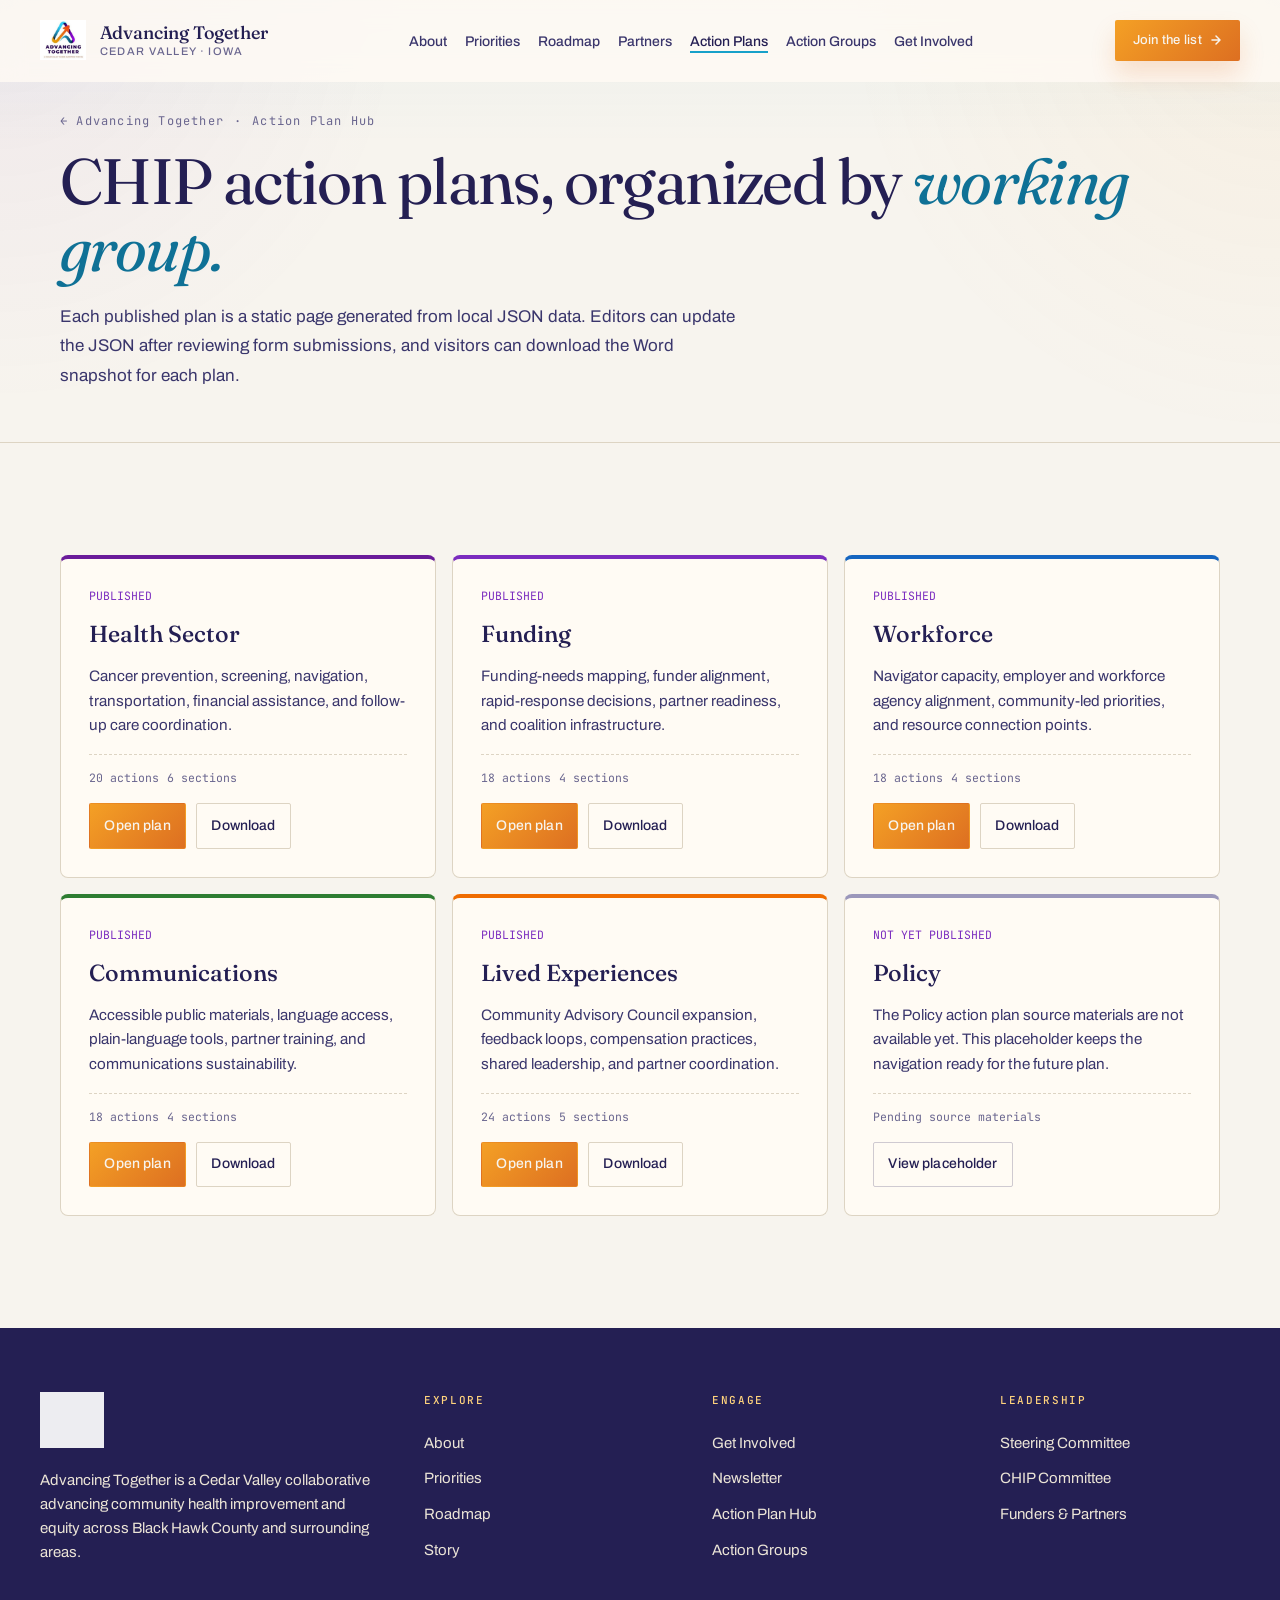
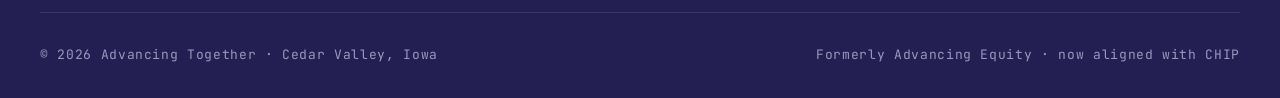
<file: action-plans/index.html>
<!DOCTYPE html>
<html lang="en">
<head>
  <meta charset="UTF-8" />
  <meta name="viewport" content="width=device-width, initial-scale=1.0" />
  <title>Action Plan Hub | Advancing Together</title>
  <meta name="description" content="Browse Advancing Together CHIP action plans for Health Sector, Funding, Workforce, Communications, Lived Experiences, and Policy." />
  <link rel="icon" type="image/png" href="../AT-logo.png" />
  <link rel="preconnect" href="https://fonts.googleapis.com" />
  <link rel="preconnect" href="https://fonts.gstatic.com" crossorigin />
  <link href="https://fonts.googleapis.com/css2?family=Fraunces:ital,opsz,wght,SOFT,WONK@0,9..144,300..700,0..100,0..1;1,9..144,300..700,0..100,0..1&family=Archivo:wght@400;500;600;700&family=JetBrains+Mono:wght@400;500&display=swap" rel="stylesheet" />
  <link rel="stylesheet" href="../assets/css/site.css" />
</head>
<body>

  <nav class="nav" id="nav">
    <div class="container container--wide">
      <div class="nav__inner">
        <a href="../index.html" class="nav__brand" aria-label="Advancing Together home">
          <img src="../AT-logo.png" alt="" />
          <span class="nav__brand-text">
            <span class="nav__brand-name">Advancing Together</span>
            <span class="nav__brand-loc">Cedar Valley &middot; Iowa</span>
          </span>
        </a>
        <ul class="nav__desktop">
          <li><a href="../index.html#about">About</a></li>
          <li><a href="../index.html#priorities">Priorities</a></li>
          <li><a href="../index.html#roadmap">Roadmap</a></li>
          <li><a href="../index.html#partners">Partners</a></li>
          <li><a href="index.html" class="active">Action Plans</a></li>
          <li><a href="../action-groups.html">Action Groups</a></li>
          <li><a href="../get-involved.html">Get Involved</a></li>
        </ul>
        <a href="../get-involved.html" class="nav__cta">
          Join the list
          <svg class="nav__cta-arrow" width="12" height="12" viewBox="0 0 12 12" fill="none" aria-hidden="true"><path d="M2 6H10M10 6L6 2M10 6L6 10" stroke="currentColor" stroke-width="1.5" stroke-linecap="round" stroke-linejoin="round"/></svg>
        </a>
        <button class="nav__toggle" id="nav-toggle" aria-label="Open navigation menu" aria-expanded="false" aria-controls="mobile-nav">
          <span></span><span></span><span></span>
        </button>
      </div>
    </div>
  </nav>

  <div class="mobile-nav" id="mobile-nav" aria-hidden="true">
    <button class="mobile-nav__close" id="mobile-close" aria-label="Close menu">Close</button>
    <ul>
      <li><a href="../index.html#about"><span class="num">01</span>About</a></li>
      <li><a href="../index.html#priorities"><span class="num">02</span>Priorities</a></li>
      <li><a href="../index.html#roadmap"><span class="num">03</span>Roadmap</a></li>
      <li><a href="../index.html#partners"><span class="num">04</span>Partners</a></li>
      <li><a href="index.html"><span class="num">05</span>Action Plans</a></li>
      <li><a href="../action-groups.html"><span class="num">06</span>Action Groups</a></li>
      <li><a href="../get-involved.html"><span class="num">07</span>Get Involved</a></li>
    </ul>
  </div>

  <header class="page-header">
    <div class="container">
      <div class="page-header__meta">
        <a href="../index.html">&larr; Advancing Together</a>
        <span>&middot;</span>
        <span>Action Plan Hub</span>
      </div>
      <h1 class="reveal">CHIP action plans, organized by <em>working group.</em></h1>
      <p class="page-header__lede reveal reveal--delay-1">Each published plan is a static page generated from local JSON data. Editors can update the JSON after reviewing form submissions, and visitors can download the Word snapshot for each plan.</p>
    </div>
  </header>

  <main>
    <section class="section">
      <div class="container">
        <div class="plan-card-grid">
          <article class="plan-card reveal" style="--card-color:#6A1B9A">
            <span class="plan-card__eyebrow">Published</span>
            <h2 class="plan-card__title">Health Sector</h2>
            <p class="plan-card__desc">Cancer prevention, screening, navigation, transportation, financial assistance, and follow-up care coordination.</p>
            <div class="plan-card__meta"><span>20 actions</span><span>6 sections</span></div>
            <div class="plan-card__actions">
              <a href="health-sector.html" class="btn btn--primary">Open plan</a>
              <a href="../downloads/Integrated_Health_Sector_Action_Plan_FY26-28.docx" class="btn btn--ghost" download>Download</a>
            </div>
          </article>

          <article class="plan-card reveal reveal--delay-1" style="--card-color:#7B2CBF">
            <span class="plan-card__eyebrow">Published</span>
            <h2 class="plan-card__title">Funding</h2>
            <p class="plan-card__desc">Funding-needs mapping, funder alignment, rapid-response decisions, partner readiness, and coalition infrastructure.</p>
            <div class="plan-card__meta"><span>18 actions</span><span>4 sections</span></div>
            <div class="plan-card__actions">
              <a href="funding.html" class="btn btn--primary">Open plan</a>
              <a href="../downloads/Funding_and_Infrastructure_Action_Plan_FY26-28.docx" class="btn btn--ghost" download>Download</a>
            </div>
          </article>

          <article class="plan-card reveal reveal--delay-2" style="--card-color:#1565C0">
            <span class="plan-card__eyebrow">Published</span>
            <h2 class="plan-card__title">Workforce</h2>
            <p class="plan-card__desc">Navigator capacity, employer and workforce agency alignment, community-led priorities, and resource connection points.</p>
            <div class="plan-card__meta"><span>18 actions</span><span>4 sections</span></div>
            <div class="plan-card__actions">
              <a href="workforce.html" class="btn btn--primary">Open plan</a>
              <a href="../downloads/Workforce_Plan_FY26-28.docx" class="btn btn--ghost" download>Download</a>
            </div>
          </article>

          <article class="plan-card reveal" style="--card-color:#2E7D32">
            <span class="plan-card__eyebrow">Published</span>
            <h2 class="plan-card__title">Communications</h2>
            <p class="plan-card__desc">Accessible public materials, language access, plain-language tools, partner training, and communications sustainability.</p>
            <div class="plan-card__meta"><span>18 actions</span><span>4 sections</span></div>
            <div class="plan-card__actions">
              <a href="communications.html" class="btn btn--primary">Open plan</a>
              <a href="../downloads/Communications_Action_Plan_FY26-28.docx" class="btn btn--ghost" download>Download</a>
            </div>
          </article>

          <article class="plan-card reveal reveal--delay-1" style="--card-color:#EF6C00">
            <span class="plan-card__eyebrow">Published</span>
            <h2 class="plan-card__title">Lived Experiences</h2>
            <p class="plan-card__desc">Community Advisory Council expansion, feedback loops, compensation practices, shared leadership, and partner coordination.</p>
            <div class="plan-card__meta"><span>24 actions</span><span>5 sections</span></div>
            <div class="plan-card__actions">
              <a href="lived-experience.html" class="btn btn--primary">Open plan</a>
              <a href="../downloads/Lived_Experience_Action_Plan_FY26-28.docx" class="btn btn--ghost" download>Download</a>
            </div>
          </article>

          <article class="plan-card plan-card--placeholder reveal reveal--delay-2" style="--card-color:#9B97BB">
            <span class="plan-card__eyebrow">Not yet published</span>
            <h2 class="plan-card__title">Policy</h2>
            <p class="plan-card__desc">The Policy action plan source materials are not available yet. This placeholder keeps the navigation ready for the future plan.</p>
            <div class="plan-card__meta"><span>Pending source materials</span></div>
            <div class="plan-card__actions">
              <a href="policy.html" class="btn btn--secondary">View placeholder</a>
            </div>
          </article>
        </div>
      </div>
    </section>
  </main>

  <footer class="footer">
    <div class="container container--wide">
      <div class="footer__inner">
        <div class="footer__brand">
          <img src="../AT-logo.png" alt="Advancing Together" />
          <p>Advancing Together is a Cedar Valley collaborative advancing community health improvement and equity across Black Hawk County and surrounding areas.</p>
        </div>
        <div class="footer__col">
          <h4>Explore</h4>
          <ul>
            <li><a href="../index.html#about">About</a></li>
            <li><a href="../index.html#priorities">Priorities</a></li>
            <li><a href="../index.html#roadmap">Roadmap</a></li>
            <li><a href="../index.html#story">Story</a></li>
          </ul>
        </div>
        <div class="footer__col">
          <h4>Engage</h4>
          <ul>
            <li><a href="../get-involved.html">Get Involved</a></li>
            <li><a href="../newsletter.html">Newsletter</a></li>
            <li><a href="index.html">Action Plan Hub</a></li>
            <li><a href="../action-groups.html">Action Groups</a></li>
          </ul>
        </div>
        <div class="footer__col">
          <h4>Leadership</h4>
          <ul>
            <li><a href="../index.html#partners">Steering Committee</a></li>
            <li><a href="../index.html#partners">CHIP Committee</a></li>
            <li><a href="../index.html#connect">Funders &amp; Partners</a></li>
          </ul>
        </div>
      </div>
      <div class="footer__bottom">
        <div>&copy; 2026 Advancing Together &middot; Cedar Valley, Iowa</div>
        <div>Formerly Advancing Equity &middot; now aligned with CHIP</div>
      </div>
    </div>
  </footer>

  <script src="../script.js"></script>
</body>
</html>
</file>
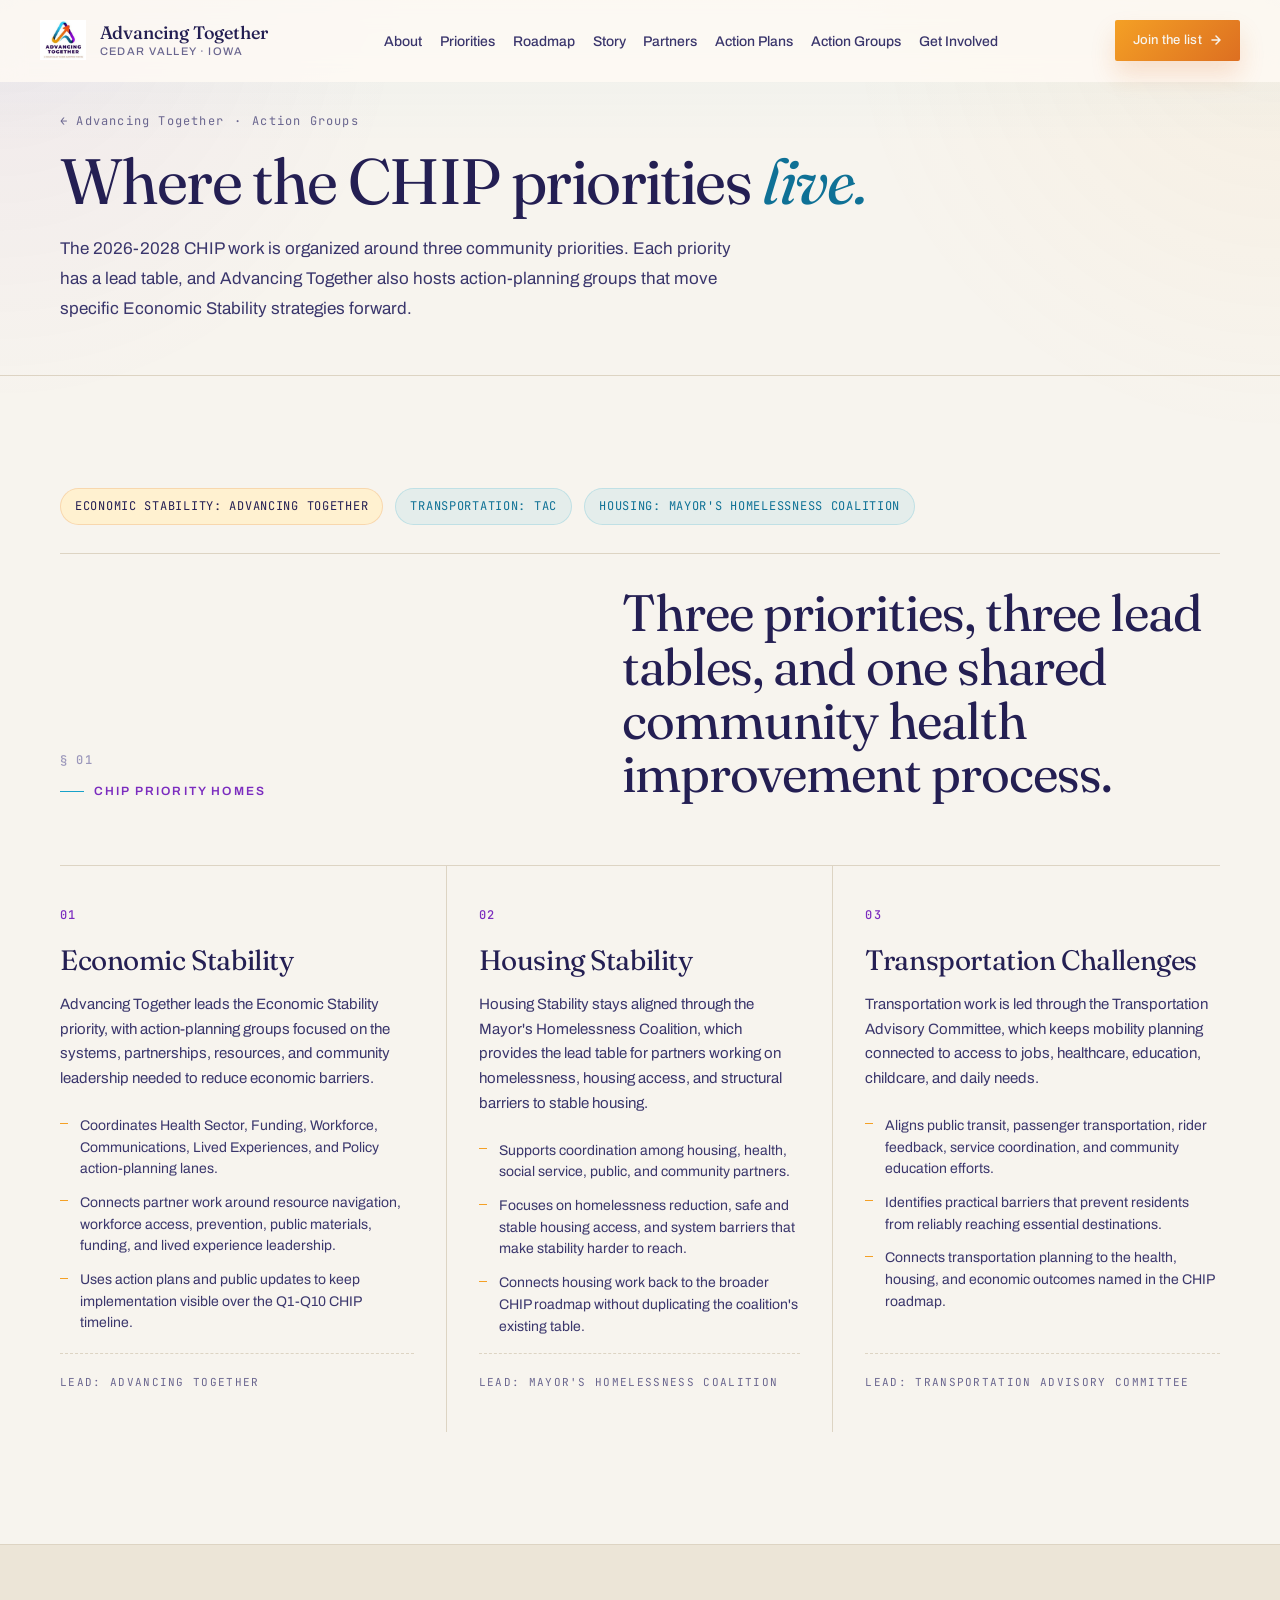
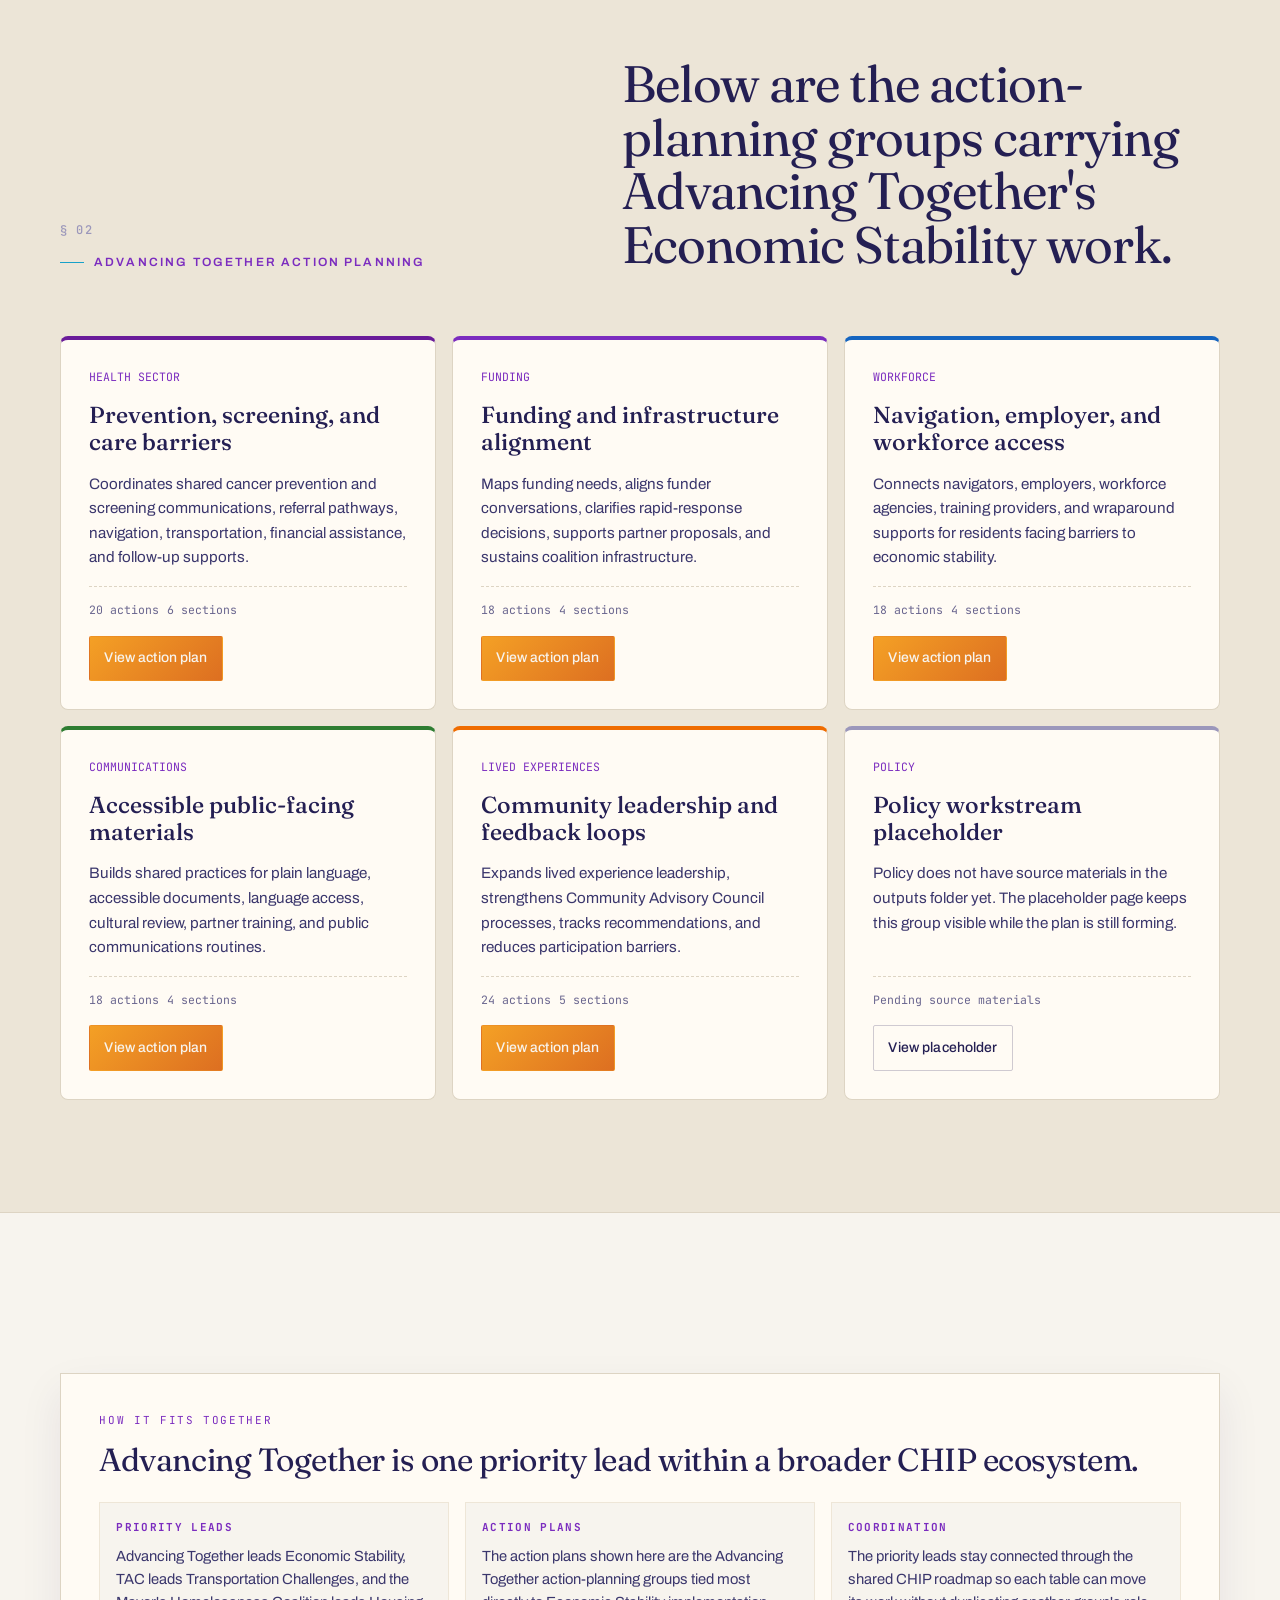
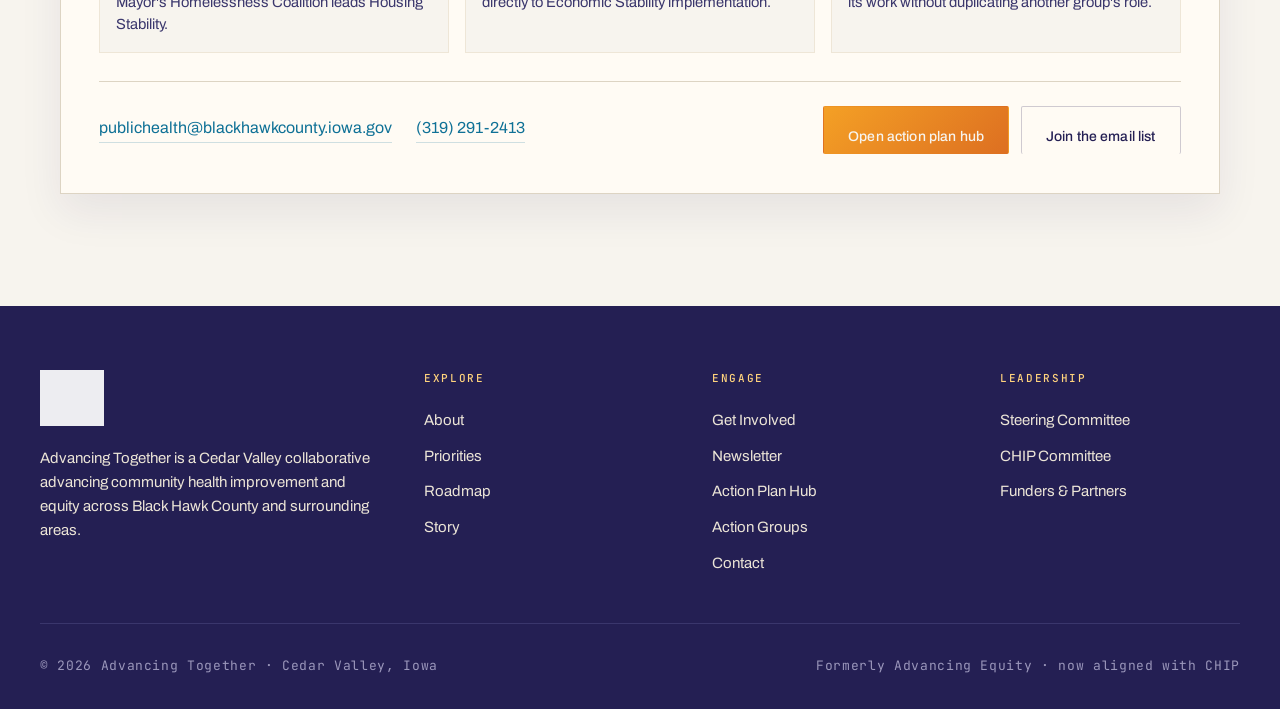
<file: action-groups.html>
<!DOCTYPE html>
<html lang="en">
<head>
  <meta charset="UTF-8" />
  <meta name="viewport" content="width=device-width, initial-scale=1.0" />
  <title>Action Groups | Advancing Together</title>
  <meta name="description" content="See the current Advancing Together CHIP action groups: Health Sector, Funding, Workforce, Communications, Lived Experiences, and Policy." />
  <link rel="icon" type="image/png" href="AT-logo.png" />
  <link rel="preconnect" href="https://fonts.googleapis.com" />
  <link rel="preconnect" href="https://fonts.gstatic.com" crossorigin />
  <link href="https://fonts.googleapis.com/css2?family=Fraunces:ital,opsz,wght,SOFT,WONK@0,9..144,300..700,0..100,0..1;1,9..144,300..700,0..100,0..1&family=Archivo:wght@400;500;600;700&family=JetBrains+Mono:wght@400;500&display=swap" rel="stylesheet" />
  <link rel="stylesheet" href="assets/css/site.css" />
</head>
<body>

  <nav class="nav" id="nav">
    <div class="container container--wide">
      <div class="nav__inner">
        <a href="index.html" class="nav__brand">
          <img src="AT-logo.png" alt="" />
          <span class="nav__brand-text">
            <span class="nav__brand-name">Advancing Together</span>
            <span class="nav__brand-loc">Cedar Valley &middot; Iowa</span>
          </span>
        </a>
        <ul class="nav__desktop">
          <li><a href="index.html#about">About</a></li>
          <li><a href="index.html#priorities">Priorities</a></li>
          <li><a href="index.html#roadmap">Roadmap</a></li>
          <li><a href="index.html#story">Story</a></li>
          <li><a href="index.html#partners">Partners</a></li>
          <li><a href="action-plans/index.html">Action Plans</a></li>
          <li><a href="action-groups.html" class="active">Action Groups</a></li>
          <li><a href="get-involved.html">Get Involved</a></li>
        </ul>
        <a href="get-involved.html" class="nav__cta">
          Join the list
          <svg class="nav__cta-arrow" width="12" height="12" viewBox="0 0 12 12" fill="none" aria-hidden="true"><path d="M2 6H10M10 6L6 2M10 6L6 10" stroke="currentColor" stroke-width="1.5" stroke-linecap="round" stroke-linejoin="round"/></svg>
        </a>
        <button class="nav__toggle" id="nav-toggle" aria-label="Open menu" aria-expanded="false" aria-controls="mobile-nav">
          <span></span><span></span><span></span>
        </button>
      </div>
    </div>
  </nav>

  <div class="mobile-nav" id="mobile-nav" aria-hidden="true">
    <button class="mobile-nav__close" id="mobile-close">Close</button>
    <ul>
      <li><a href="index.html#about"><span class="num">01</span>About</a></li>
      <li><a href="index.html#priorities"><span class="num">02</span>Priorities</a></li>
      <li><a href="index.html#roadmap"><span class="num">03</span>Roadmap</a></li>
      <li><a href="index.html#story"><span class="num">04</span>Story</a></li>
      <li><a href="index.html#partners"><span class="num">05</span>Partners</a></li>
      <li><a href="action-plans/index.html"><span class="num">06</span>Action Plans</a></li>
      <li><a href="action-groups.html"><span class="num">07</span>Action Groups</a></li>
      <li><a href="get-involved.html"><span class="num">08</span>Get Involved</a></li>
      <li><a href="newsletter.html"><span class="num">09</span>Newsletter</a></li>
      <li><a href="CHIP 1-pager.pdf"><span class="num">10</span>Funder one-pager</a></li>
    </ul>
  </div>

  <header class="page-header">
    <div class="container">
      <div class="page-header__meta">
        <a href="index.html">&larr; Advancing Together</a>
        <span>&middot;</span>
        <span>Action Groups</span>
      </div>
      <h1 class="reveal">Where the CHIP priorities <em>live.</em></h1>
      <p class="page-header__lede reveal reveal--delay-1">The 2026-2028 CHIP work is organized around three community priorities. Each priority has a lead table, and Advancing Together also hosts action-planning groups that move specific Economic Stability strategies forward.</p>
    </div>
  </header>

  <main>
    <section class="section" id="priorities">
      <div class="container">
        <div class="priority-pill-row reveal">
          <span class="priority-pill priority-pill--active">Economic Stability: Advancing Together</span>
          <span class="priority-pill priority-pill--external">Transportation: TAC</span>
          <span class="priority-pill priority-pill--external">Housing: Mayor's Homelessness Coalition</span>
        </div>

        <div class="section-head reveal">
          <div class="section-head__meta">
            <span class="section-num">&sect; 01</span>
            <span class="eyebrow">CHIP Priority Homes</span>
          </div>
          <h2 class="section-head__title">Three priorities, three lead tables, and one shared community health improvement process.</h2>
        </div>

        <div class="priorities">
          <article class="priority reveal">
            <span class="priority__num">01</span>
            <h3 class="priority__title">Economic Stability</h3>
            <p class="priority__desc">Advancing Together leads the Economic Stability priority, with action-planning groups focused on the systems, partnerships, resources, and community leadership needed to reduce economic barriers.</p>
            <ul class="priority__list">
              <li>Coordinates Health Sector, Funding, Workforce, Communications, Lived Experiences, and Policy action-planning lanes.</li>
              <li>Connects partner work around resource navigation, workforce access, prevention, public materials, funding, and lived experience leadership.</li>
              <li>Uses action plans and public updates to keep implementation visible over the Q1-Q10 CHIP timeline.</li>
            </ul>
            <div class="priority__tag">Lead: Advancing Together</div>
          </article>

          <article class="priority reveal reveal--delay-1">
            <span class="priority__num">02</span>
            <h3 class="priority__title">Housing Stability</h3>
            <p class="priority__desc">Housing Stability stays aligned through the Mayor's Homelessness Coalition, which provides the lead table for partners working on homelessness, housing access, and structural barriers to stable housing.</p>
            <ul class="priority__list">
              <li>Supports coordination among housing, health, social service, public, and community partners.</li>
              <li>Focuses on homelessness reduction, safe and stable housing access, and system barriers that make stability harder to reach.</li>
              <li>Connects housing work back to the broader CHIP roadmap without duplicating the coalition's existing table.</li>
            </ul>
            <div class="priority__tag">Lead: Mayor's Homelessness Coalition</div>
          </article>

          <article class="priority reveal reveal--delay-2">
            <span class="priority__num">03</span>
            <h3 class="priority__title">Transportation Challenges</h3>
            <p class="priority__desc">Transportation work is led through the Transportation Advisory Committee, which keeps mobility planning connected to access to jobs, healthcare, education, childcare, and daily needs.</p>
            <ul class="priority__list">
              <li>Aligns public transit, passenger transportation, rider feedback, service coordination, and community education efforts.</li>
              <li>Identifies practical barriers that prevent residents from reliably reaching essential destinations.</li>
              <li>Connects transportation planning to the health, housing, and economic outcomes named in the CHIP roadmap.</li>
            </ul>
            <div class="priority__tag">Lead: Transportation Advisory Committee</div>
          </article>
        </div>
      </div>
    </section>

    <section class="section section--deep" id="action-planning-groups">
      <div class="container">
        <div class="section-head reveal">
          <div class="section-head__meta">
            <span class="section-num">&sect; 02</span>
            <span class="eyebrow">Advancing Together Action Planning</span>
          </div>
          <h2 class="section-head__title">Below are the action-planning groups carrying Advancing Together's Economic Stability work.</h2>
        </div>

        <div class="group-card-grid">
          <article class="group-card reveal" style="--card-color:#6A1B9A">
            <span class="group-card__eyebrow">Health Sector</span>
            <h2 class="group-card__title">Prevention, screening, and care barriers</h2>
            <p class="group-card__desc">Coordinates shared cancer prevention and screening communications, referral pathways, navigation, transportation, financial assistance, and follow-up supports.</p>
            <div class="group-card__meta"><span>20 actions</span><span>6 sections</span></div>
            <div class="group-card__actions">
              <a href="action-plans/health-sector.html" class="btn btn--primary">View action plan</a>
            </div>
          </article>

          <article class="group-card reveal reveal--delay-1" style="--card-color:#7B2CBF">
            <span class="group-card__eyebrow">Funding</span>
            <h2 class="group-card__title">Funding and infrastructure alignment</h2>
            <p class="group-card__desc">Maps funding needs, aligns funder conversations, clarifies rapid-response decisions, supports partner proposals, and sustains coalition infrastructure.</p>
            <div class="group-card__meta"><span>18 actions</span><span>4 sections</span></div>
            <div class="group-card__actions">
              <a href="action-plans/funding.html" class="btn btn--primary">View action plan</a>
            </div>
          </article>

          <article class="group-card reveal reveal--delay-2" style="--card-color:#1565C0">
            <span class="group-card__eyebrow">Workforce</span>
            <h2 class="group-card__title">Navigation, employer, and workforce access</h2>
            <p class="group-card__desc">Connects navigators, employers, workforce agencies, training providers, and wraparound supports for residents facing barriers to economic stability.</p>
            <div class="group-card__meta"><span>18 actions</span><span>4 sections</span></div>
            <div class="group-card__actions">
              <a href="action-plans/workforce.html" class="btn btn--primary">View action plan</a>
            </div>
          </article>

          <article class="group-card reveal" style="--card-color:#2E7D32">
            <span class="group-card__eyebrow">Communications</span>
            <h2 class="group-card__title">Accessible public-facing materials</h2>
            <p class="group-card__desc">Builds shared practices for plain language, accessible documents, language access, cultural review, partner training, and public communications routines.</p>
            <div class="group-card__meta"><span>18 actions</span><span>4 sections</span></div>
            <div class="group-card__actions">
              <a href="action-plans/communications.html" class="btn btn--primary">View action plan</a>
            </div>
          </article>

          <article class="group-card reveal reveal--delay-1" style="--card-color:#EF6C00">
            <span class="group-card__eyebrow">Lived Experiences</span>
            <h2 class="group-card__title">Community leadership and feedback loops</h2>
            <p class="group-card__desc">Expands lived experience leadership, strengthens Community Advisory Council processes, tracks recommendations, and reduces participation barriers.</p>
            <div class="group-card__meta"><span>24 actions</span><span>5 sections</span></div>
            <div class="group-card__actions">
              <a href="action-plans/lived-experience.html" class="btn btn--primary">View action plan</a>
            </div>
          </article>

          <article class="group-card reveal reveal--delay-2" style="--card-color:#9B97BB">
            <span class="group-card__eyebrow">Policy</span>
            <h2 class="group-card__title">Policy workstream placeholder</h2>
            <p class="group-card__desc">Policy does not have source materials in the outputs folder yet. The placeholder page keeps this group visible while the plan is still forming.</p>
            <div class="group-card__meta"><span>Pending source materials</span></div>
            <div class="group-card__actions">
              <a href="action-plans/policy.html" class="btn btn--secondary">View placeholder</a>
            </div>
          </article>
        </div>
      </div>
    </section>

    <section class="section">
      <div class="container">
        <div class="process-note reveal">
          <span class="process-note__eyebrow">How It Fits Together</span>
          <h2 class="process-note__title">Advancing Together is one priority lead within a broader CHIP ecosystem.</h2>
          <div class="process-note__grid">
            <div class="process-note__item">
              <strong>Priority leads</strong>
              <p>Advancing Together leads Economic Stability, TAC leads Transportation Challenges, and the Mayor's Homelessness Coalition leads Housing Stability.</p>
            </div>
            <div class="process-note__item">
              <strong>Action plans</strong>
              <p>The action plans shown here are the Advancing Together action-planning groups tied most directly to Economic Stability implementation.</p>
            </div>
            <div class="process-note__item">
              <strong>Coordination</strong>
              <p>The priority leads stay connected through the shared CHIP roadmap so each table can move its work without duplicating another group's role.</p>
            </div>
          </div>

          <div class="contact-routing">
            <div class="contact-routing__info">
              <a href="mailto:publichealth@blackhawkcounty.iowa.gov?subject=Advancing%20Together%20Action%20Groups">publichealth@blackhawkcounty.iowa.gov</a>
              <a href="tel:3192912413">(319) 291-2413</a>
            </div>
            <div class="contact-routing__actions">
              <a href="action-plans/index.html" class="btn btn--primary">Open action plan hub</a>
              <a href="get-involved.html" class="btn btn--secondary">Join the email list</a>
            </div>
          </div>
        </div>
      </div>
    </section>
  </main>

  <footer class="footer">
    <div class="container container--wide">
      <div class="footer__inner">
        <div class="footer__brand">
          <img src="AT-logo.png" alt="Advancing Together" />
          <p>Advancing Together is a Cedar Valley collaborative advancing community health improvement and equity across Black Hawk County and surrounding areas.</p>
        </div>
        <div class="footer__col">
          <h4>Explore</h4>
          <ul>
            <li><a href="index.html#about">About</a></li>
            <li><a href="index.html#priorities">Priorities</a></li>
            <li><a href="index.html#roadmap">Roadmap</a></li>
            <li><a href="index.html#story">Story</a></li>
          </ul>
        </div>
        <div class="footer__col">
          <h4>Engage</h4>
          <ul>
            <li><a href="get-involved.html">Get Involved</a></li>
            <li><a href="newsletter.html">Newsletter</a></li>
            <li><a href="action-plans/index.html">Action Plan Hub</a></li>
            <li><a href="action-groups.html">Action Groups</a></li>
            <li><a href="index.html#connect">Contact</a></li>
          </ul>
        </div>
        <div class="footer__col">
          <h4>Leadership</h4>
          <ul>
            <li><a href="index.html#partners">Steering Committee</a></li>
            <li><a href="index.html#partners">CHIP Committee</a></li>
            <li><a href="index.html#connect">Funders &amp; Partners</a></li>
          </ul>
        </div>
      </div>
      <div class="footer__bottom">
        <div>&copy; 2026 Advancing Together &middot; Cedar Valley, Iowa</div>
        <div>Formerly Advancing Equity &middot; now aligned with CHIP</div>
      </div>
    </div>
  </footer>

  <script src="script.js"></script>
</body>
</html>
</file>
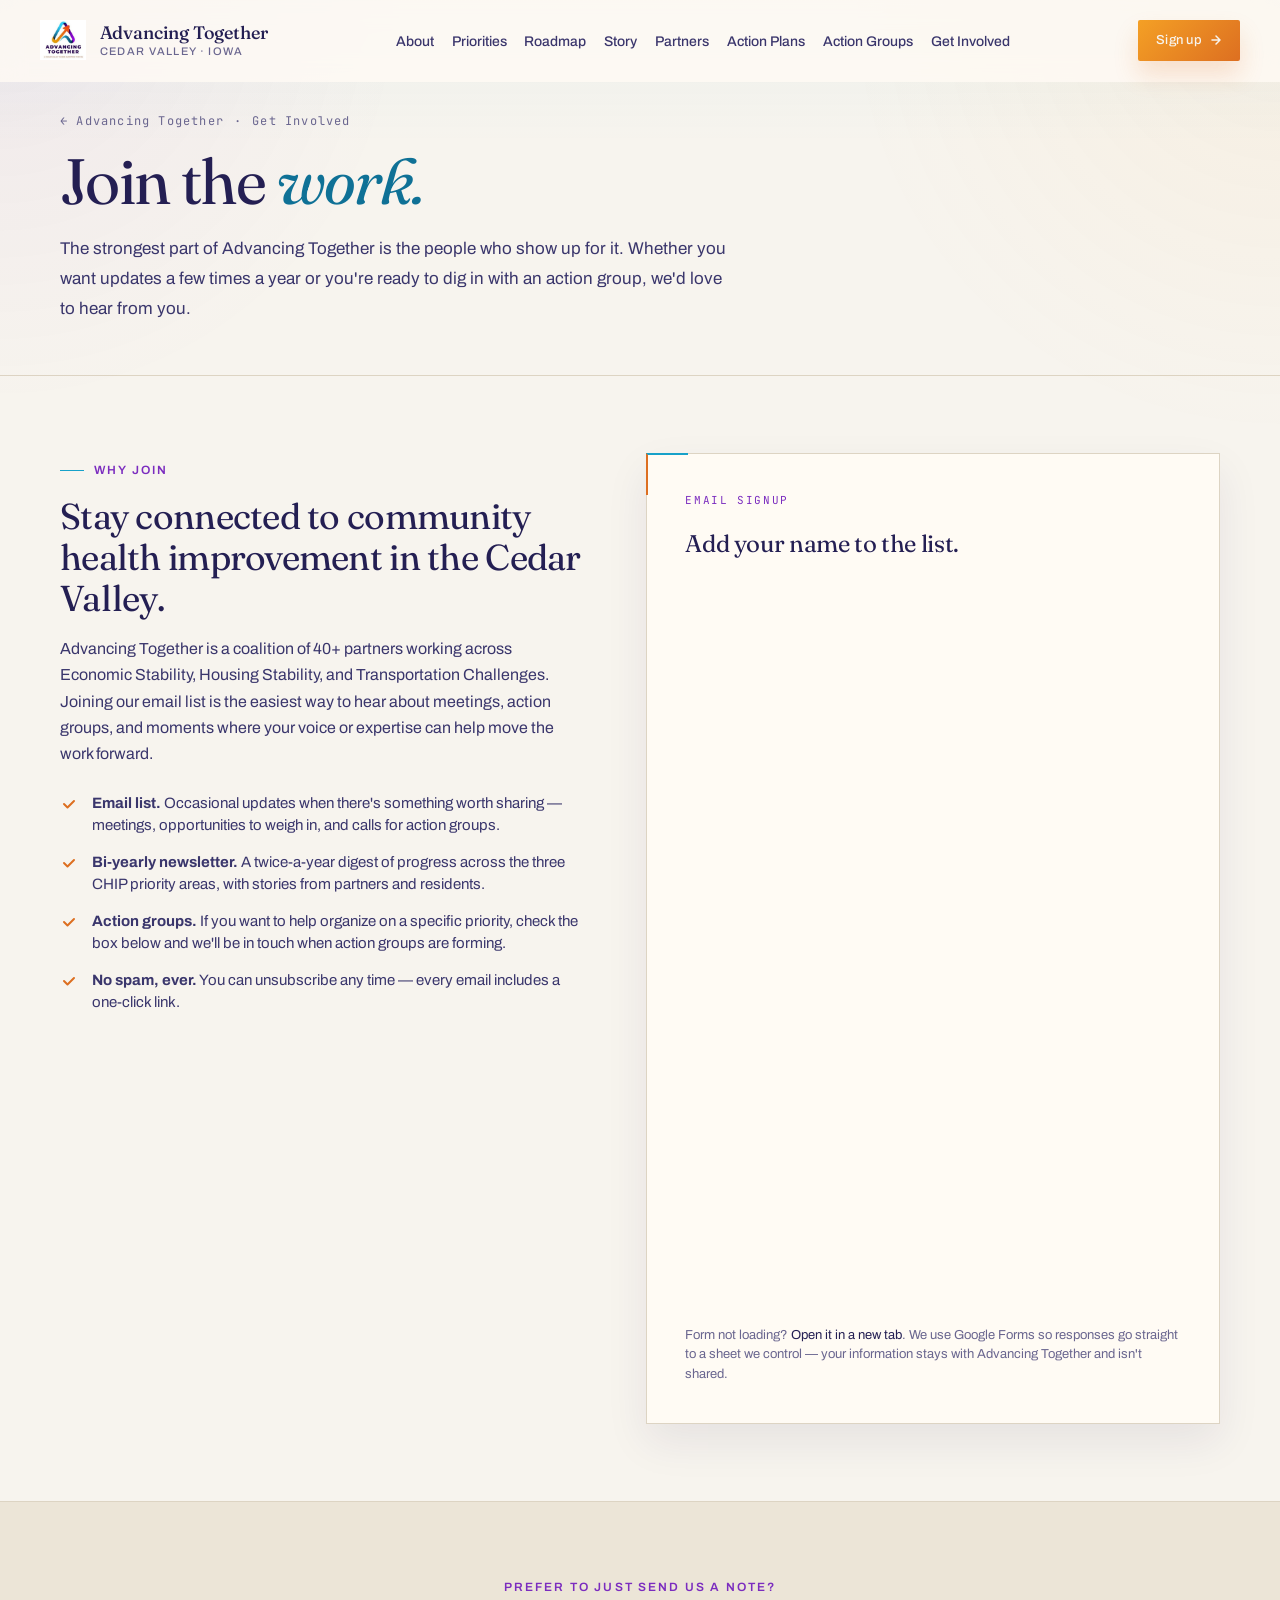
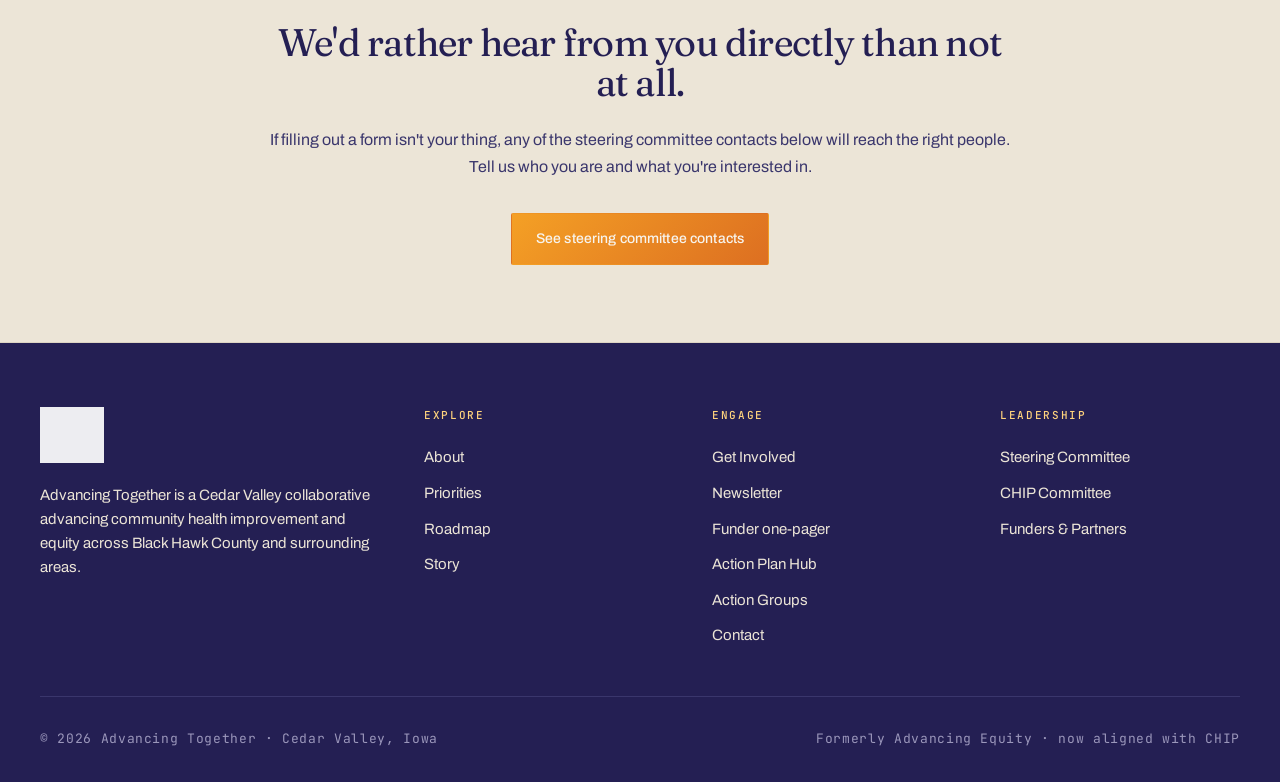
<file: get-involved.html>
<!DOCTYPE html>
<html lang="en">
<head>
  <meta charset="UTF-8" />
  <meta name="viewport" content="width=device-width, initial-scale=1.0" />
  <title>Get Involved | Advancing Together</title>
  <meta name="description" content="Join the Advancing Together email list to stay connected to community health improvement work in the Cedar Valley, and sign up for our bi-yearly newsletter." />
  <link rel="icon" type="image/png" href="AT-logo.png" />

  <link rel="preconnect" href="https://fonts.googleapis.com" />
  <link rel="preconnect" href="https://fonts.gstatic.com" crossorigin />
  <link href="https://fonts.googleapis.com/css2?family=Fraunces:ital,opsz,wght,SOFT,WONK@0,9..144,300..700,0..100,0..1;1,9..144,300..700,0..100,0..1&family=Archivo:wght@400;500;600;700&family=JetBrains+Mono:wght@400;500&display=swap" rel="stylesheet" />
  <link rel="stylesheet" href="styles.css" />
</head>
<body>

  <nav class="nav" id="nav">
    <div class="container container--wide">
      <div class="nav__inner">
        <a href="index.html" class="nav__brand">
          <img src="AT-logo.png" alt="" />
          <span class="nav__brand-text">
            <span class="nav__brand-name">Advancing Together</span>
            <span class="nav__brand-loc">Cedar Valley &middot; Iowa</span>
          </span>
        </a>
        <ul class="nav__desktop">
          <li><a href="index.html#about">About</a></li>
          <li><a href="index.html#priorities">Priorities</a></li>
          <li><a href="index.html#roadmap">Roadmap</a></li>
          <li><a href="index.html#story">Story</a></li>
          <li><a href="index.html#partners">Partners</a></li>
          <li><a href="action-plans/index.html">Action Plans</a></li>
          <li><a href="action-groups.html">Action Groups</a></li>
          <li><a href="get-involved.html" class="active">Get Involved</a></li>
        </ul>
        <a href="#signup" class="nav__cta">
          Sign up
          <svg class="nav__cta-arrow" width="12" height="12" viewBox="0 0 12 12" fill="none" aria-hidden="true"><path d="M2 6H10M10 6L6 2M10 6L6 10" stroke="currentColor" stroke-width="1.5" stroke-linecap="round" stroke-linejoin="round"/></svg>
        </a>
        <button class="nav__toggle" id="nav-toggle" aria-label="Open menu" aria-expanded="false" aria-controls="mobile-nav">
          <span></span><span></span><span></span>
        </button>
      </div>
    </div>
  </nav>

  <div class="mobile-nav" id="mobile-nav" aria-hidden="true">
    <button class="mobile-nav__close" id="mobile-close">Close</button>
    <ul>
      <li><a href="index.html#about"><span class="num">01</span>About</a></li>
      <li><a href="index.html#priorities"><span class="num">02</span>Priorities</a></li>
      <li><a href="index.html#roadmap"><span class="num">03</span>Roadmap</a></li>
      <li><a href="index.html#story"><span class="num">04</span>Story</a></li>
      <li><a href="index.html#partners"><span class="num">05</span>Partners</a></li>
      <li><a href="action-plans/index.html"><span class="num">06</span>Action Plans</a></li>
      <li><a href="action-groups.html"><span class="num">07</span>Action Groups</a></li>
      <li><a href="get-involved.html"><span class="num">08</span>Get Involved</a></li>
      <li><a href="newsletter.html"><span class="num">09</span>Newsletter</a></li>
      <li><a href="CHIP 1-pager.pdf"><span class="num">10</span>Funder one-pager</a></li>
    </ul>
  </div>

  <header class="page-header">
    <div class="container">
      <div class="page-header__meta">
        <a href="index.html">&larr; Advancing Together</a>
        <span>&middot;</span>
        <span>Get Involved</span>
      </div>
      <h1 class="reveal">Join the <em>work.</em></h1>
      <p class="page-header__lede reveal reveal--delay-1">
        The strongest part of Advancing Together is the people who show up for it. Whether you want updates a few times a year or you're ready to dig in with an action group, we'd love to hear from you.
      </p>
    </div>
  </header>

  <main>
    <section id="signup">
      <div class="container">
        <div class="signup">
          <div class="signup__intro reveal">
            <span class="eyebrow">Why join</span>
            <h2 style="margin-top: 1rem;">Stay connected to community health improvement in the Cedar Valley.</h2>
            <p>Advancing Together is a coalition of 40+ partners working across Economic Stability, Housing Stability, and Transportation Challenges. Joining our email list is the easiest way to hear about meetings, action groups, and moments where your voice or expertise can help move the work forward.</p>

            <ul>
              <li>
                <svg width="18" height="18" viewBox="0 0 18 18" fill="none" aria-hidden="true"><path d="M4 9L7.5 12.5L14 6" stroke="currentColor" stroke-width="2" stroke-linecap="round" stroke-linejoin="round"/></svg>
                <span><strong>Email list.</strong> Occasional updates when there's something worth sharing — meetings, opportunities to weigh in, and calls for action groups.</span>
              </li>
              <li>
                <svg width="18" height="18" viewBox="0 0 18 18" fill="none" aria-hidden="true"><path d="M4 9L7.5 12.5L14 6" stroke="currentColor" stroke-width="2" stroke-linecap="round" stroke-linejoin="round"/></svg>
                <span><strong>Bi-yearly newsletter.</strong> A twice-a-year digest of progress across the three CHIP priority areas, with stories from partners and residents.</span>
              </li>
              <li>
                <svg width="18" height="18" viewBox="0 0 18 18" fill="none" aria-hidden="true"><path d="M4 9L7.5 12.5L14 6" stroke="currentColor" stroke-width="2" stroke-linecap="round" stroke-linejoin="round"/></svg>
                <span><strong>Action groups.</strong> If you want to help organize on a specific priority, check the box below and we'll be in touch when action groups are forming.</span>
              </li>
              <li>
                <svg width="18" height="18" viewBox="0 0 18 18" fill="none" aria-hidden="true"><path d="M4 9L7.5 12.5L14 6" stroke="currentColor" stroke-width="2" stroke-linecap="round" stroke-linejoin="round"/></svg>
                <span><strong>No spam, ever.</strong> You can unsubscribe any time — every email includes a one-click link.</span>
              </li>
            </ul>
          </div>

          <div class="signup__form reveal reveal--delay-1">
            <span class="signup__form-label">Email signup</span>
            <h3>Add your name to the list.</h3>

            <!-- =========================================================
                 GOOGLE FORMS EMBED
                 This page embeds a Google Form so responses flow directly
                 into a Google Sheet you control.

                 TO SWAP IN YOUR FORM:
                   1. In Google Forms, click Send (top right) > the < > embed icon.
                   2. Copy the src URL (looks like:
                      https://docs.google.com/forms/d/e/1FAIpQLSxxxxx/viewform?embedded=true)
                   3. Replace BOTH placeholders below — the iframe src AND
                      the fallback "Open in a new tab" link.

                 SUGGESTED FORM FIELDS (build these in Google Forms):
                   - First name (short answer, required)
                   - Last name (short answer)
                   - Email address (short answer, required, response validation: email)
                   - Organization (short answer, optional)
                   - "I want to receive" (checkboxes):
                       * General email updates
                       * Bi-yearly Advancing Together newsletter
                       * I'm interested in joining an action group

                 TIP: In Form settings, turn on "Collect email addresses" and
                 link responses to a Google Sheet (Responses tab > green sheet icon).
                 ========================================================= -->

            <div class="form-wrap">
              <iframe
                src="https://docs.google.com/forms/d/e/1FAIpQLSfOwD4RiFj5H3Vktj-MVpT8wofgmdv9qjsyzbQdU8YuVjnKag/viewform?embedded=true"
                width="100%"
                height="720"
                frameborder="0"
                marginheight="0"
                marginwidth="0"
                title="Advancing Together email signup form"
                loading="lazy"
              >Loading&hellip;</iframe>
            </div>

            <p class="signup__fineprint">
              Form not loading? <a href="https://forms.gle/YxJXXVCZREAqXtd29" target="_blank" rel="noopener">Open it in a new tab</a>. We use Google Forms so responses go straight to a sheet we control — your information stays with Advancing Together and isn't shared.
            </p>
          </div>
        </div>
      </div>
    </section>

    <section class="section section--deep section--tight">
      <div class="container">
        <div class="reveal" style="display:grid; grid-template-columns:1fr; gap:1.5rem; max-width:760px; margin: 0 auto; text-align:center;">
          <span class="eyebrow eyebrow--plain" style="justify-content:center;">Prefer to just send us a note?</span>
          <h2 class="display display--md">We'd rather hear from you directly than not at all.</h2>
          <p class="body-text">If filling out a form isn't your thing, any of the steering committee contacts below will reach the right people. Tell us who you are and what you're interested in.</p>
          <div class="hero__actions" style="justify-content:center;">
            <a href="index.html#connect" class="btn btn--primary">See steering committee contacts</a>
          </div>
        </div>
      </div>
    </section>
  </main>

  <footer class="footer">
    <div class="container container--wide">
      <div class="footer__inner">
        <div class="footer__brand">
          <img src="AT-logo.png" alt="Advancing Together" />
          <p>Advancing Together is a Cedar Valley collaborative advancing community health improvement and equity across Black Hawk County and surrounding areas.</p>
        </div>
        <div class="footer__col">
          <h4>Explore</h4>
          <ul>
            <li><a href="index.html#about">About</a></li>
            <li><a href="index.html#priorities">Priorities</a></li>
            <li><a href="index.html#roadmap">Roadmap</a></li>
            <li><a href="index.html#story">Story</a></li>
          </ul>
        </div>
        <div class="footer__col">
          <h4>Engage</h4>
          <ul>
            <li><a href="get-involved.html">Get Involved</a></li>
            <li><a href="newsletter.html">Newsletter</a></li>
            <li><a href="CHIP 1-pager.pdf">Funder one-pager</a></li>
            <li><a href="action-plans/index.html">Action Plan Hub</a></li>
            <li><a href="action-groups.html">Action Groups</a></li>
            <li><a href="index.html#connect">Contact</a></li>
          </ul>
        </div>
        <div class="footer__col">
          <h4>Leadership</h4>
          <ul>
            <li><a href="index.html#partners">Steering Committee</a></li>
            <li><a href="index.html#partners">CHIP Committee</a></li>
            <li><a href="index.html#connect">Funders &amp; Partners</a></li>
          </ul>
        </div>
      </div>
      <div class="footer__bottom">
        <div>&copy; 2026 Advancing Together &middot; Cedar Valley, Iowa</div>
        <div>Formerly Advancing Equity &middot; now aligned with CHIP</div>
      </div>
    </div>
  </footer>

  <script src="script.js"></script>
</body>
</html>
</file>
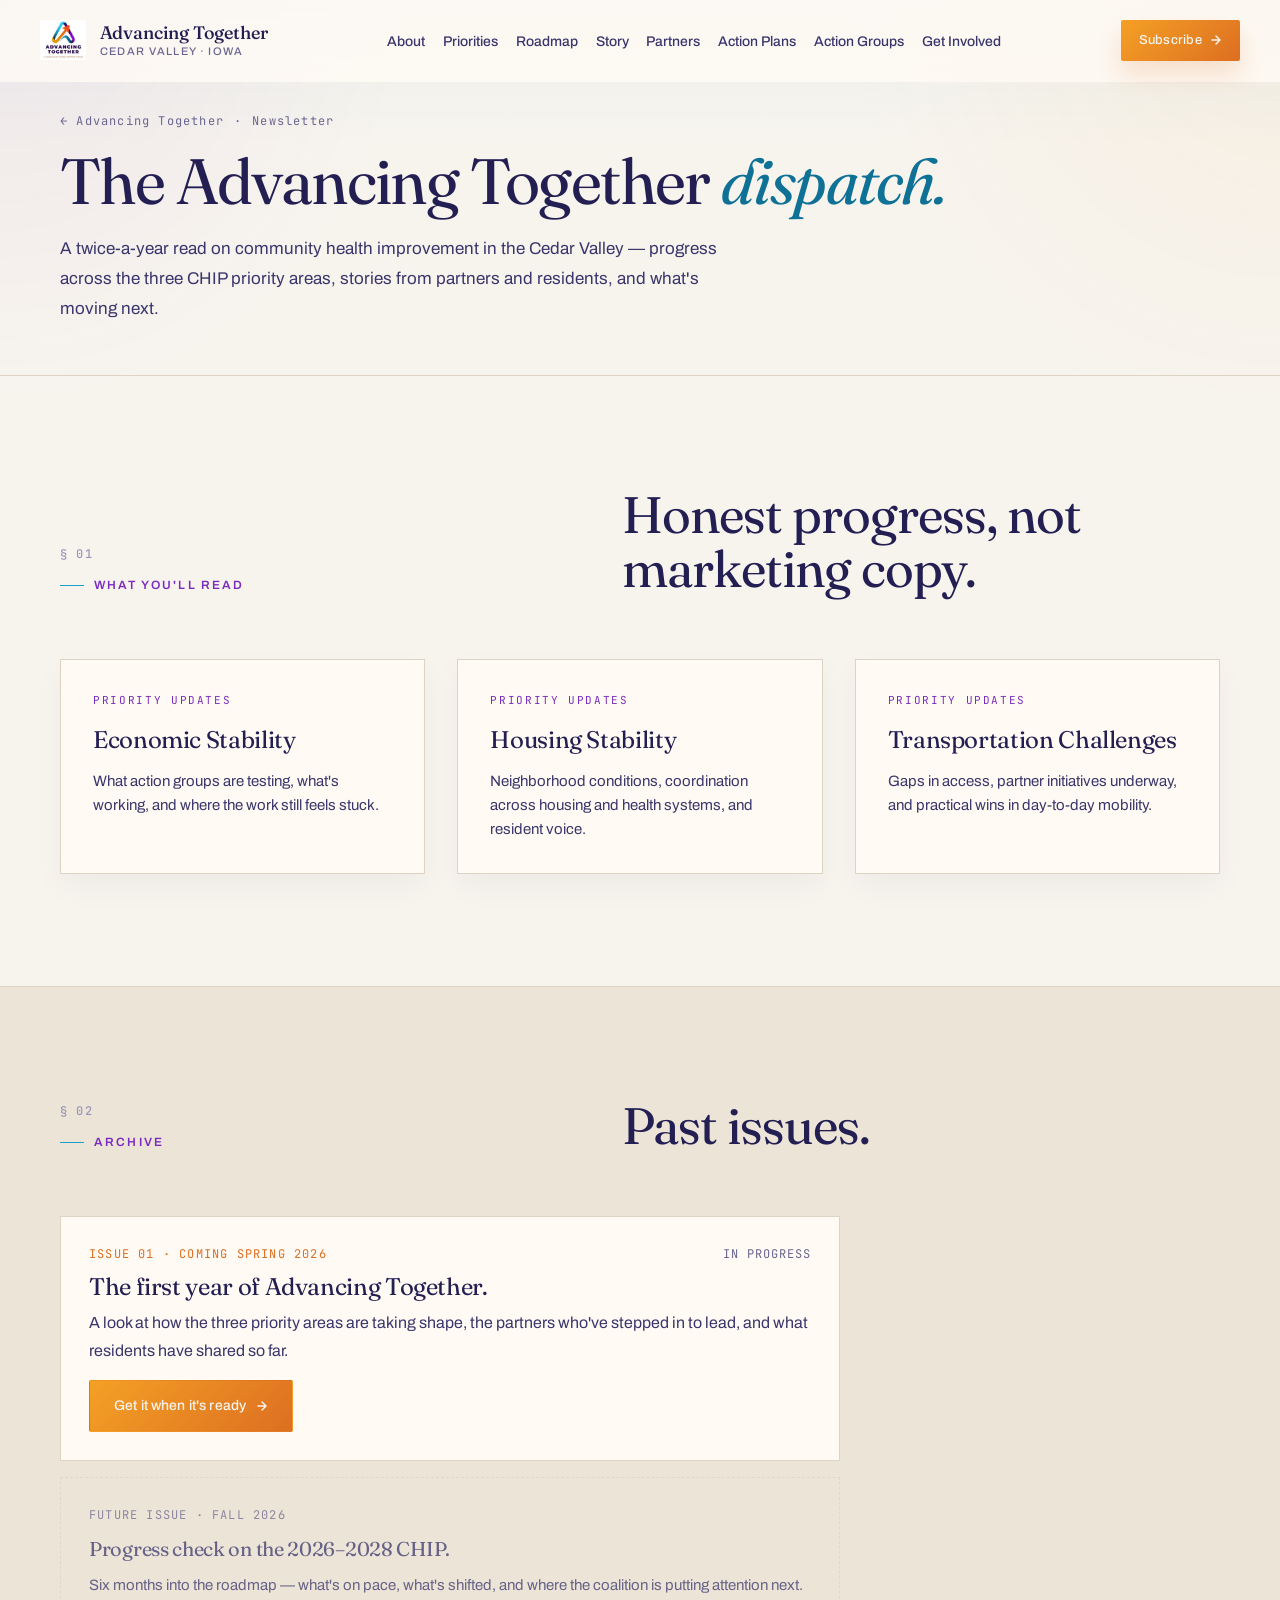
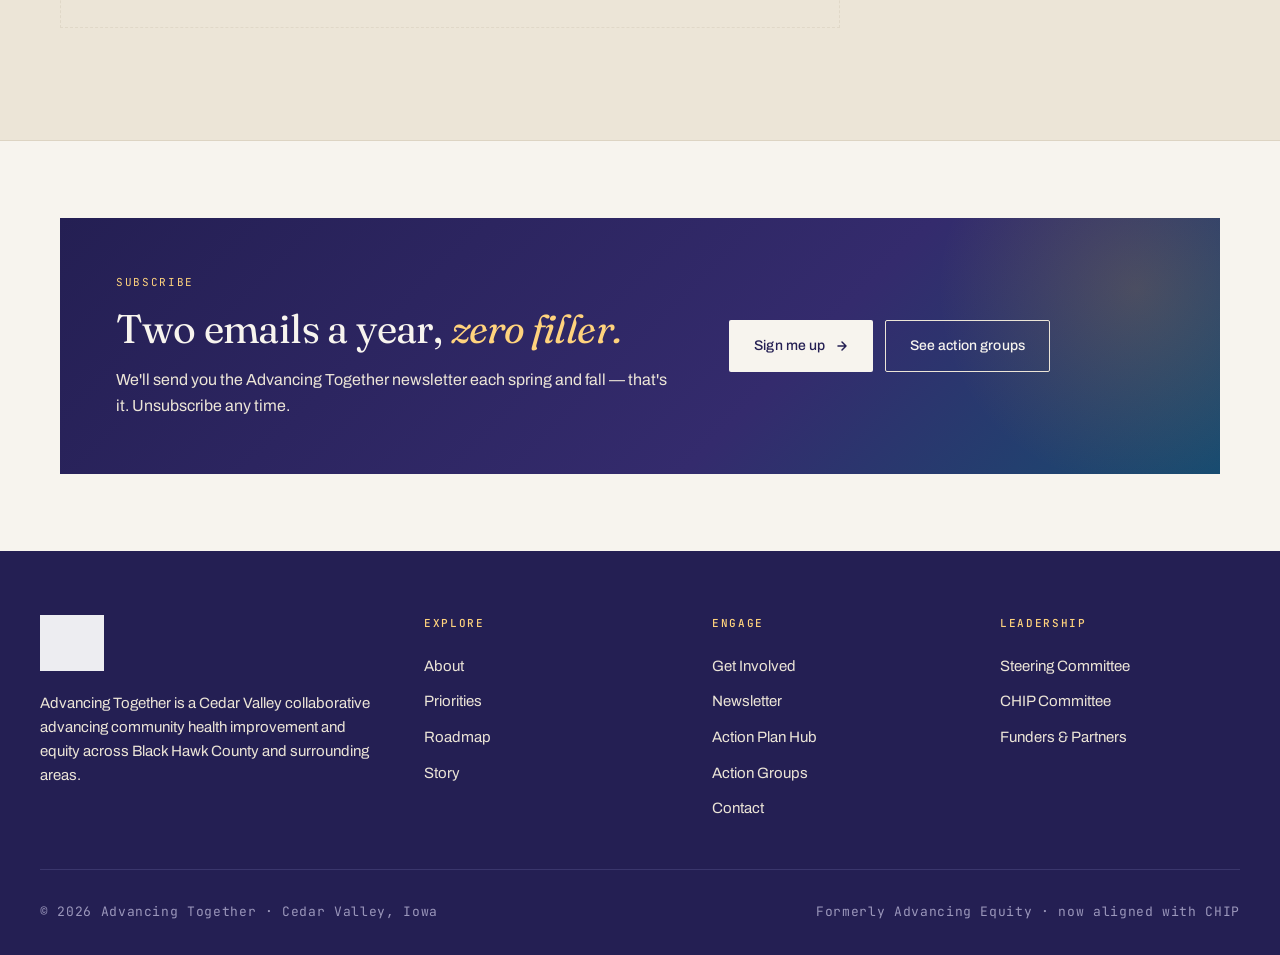
<file: newsletter.html>
<!DOCTYPE html>
<html lang="en">
<head>
  <meta charset="UTF-8" />
  <meta name="viewport" content="width=device-width, initial-scale=1.0" />
  <title>Newsletter | Advancing Together</title>
  <meta name="description" content="The Advancing Together bi-yearly newsletter — progress across the three CHIP priority areas, stories from partners and residents, and what's next in the Cedar Valley." />
  <link rel="icon" type="image/png" href="AT-logo.png" />
  <link rel="preconnect" href="https://fonts.googleapis.com" />
  <link rel="preconnect" href="https://fonts.gstatic.com" crossorigin />
  <link href="https://fonts.googleapis.com/css2?family=Fraunces:ital,opsz,wght,SOFT,WONK@0,9..144,300..700,0..100,0..1;1,9..144,300..700,0..100,0..1&family=Archivo:wght@400;500;600;700&family=JetBrains+Mono:wght@400;500&display=swap" rel="stylesheet" />
  <link rel="stylesheet" href="styles.css" />
</head>
<body>

  <nav class="nav" id="nav">
    <div class="container container--wide">
      <div class="nav__inner">
        <a href="index.html" class="nav__brand">
          <img src="AT-logo.png" alt="" />
          <span class="nav__brand-text">
            <span class="nav__brand-name">Advancing Together</span>
            <span class="nav__brand-loc">Cedar Valley &middot; Iowa</span>
          </span>
        </a>
        <ul class="nav__desktop">
          <li><a href="index.html#about">About</a></li>
          <li><a href="index.html#priorities">Priorities</a></li>
          <li><a href="index.html#roadmap">Roadmap</a></li>
          <li><a href="index.html#story">Story</a></li>
          <li><a href="index.html#partners">Partners</a></li>
          <li><a href="action-plans/index.html">Action Plans</a></li>
          <li><a href="action-groups.html">Action Groups</a></li>
          <li><a href="get-involved.html">Get Involved</a></li>
        </ul>
        <a href="get-involved.html" class="nav__cta">
          Subscribe
          <svg class="nav__cta-arrow" width="12" height="12" viewBox="0 0 12 12" fill="none" aria-hidden="true"><path d="M2 6H10M10 6L6 2M10 6L6 10" stroke="currentColor" stroke-width="1.5" stroke-linecap="round" stroke-linejoin="round"/></svg>
        </a>
        <button class="nav__toggle" id="nav-toggle" aria-label="Open menu" aria-expanded="false" aria-controls="mobile-nav">
          <span></span><span></span><span></span>
        </button>
      </div>
    </div>
  </nav>

  <div class="mobile-nav" id="mobile-nav" aria-hidden="true">
    <button class="mobile-nav__close" id="mobile-close">Close</button>
    <ul>
      <li><a href="index.html#about"><span class="num">01</span>About</a></li>
      <li><a href="index.html#priorities"><span class="num">02</span>Priorities</a></li>
      <li><a href="index.html#roadmap"><span class="num">03</span>Roadmap</a></li>
      <li><a href="index.html#story"><span class="num">04</span>Story</a></li>
      <li><a href="index.html#partners"><span class="num">05</span>Partners</a></li>
      <li><a href="action-plans/index.html"><span class="num">06</span>Action Plans</a></li>
      <li><a href="action-groups.html"><span class="num">07</span>Action Groups</a></li>
      <li><a href="get-involved.html"><span class="num">08</span>Get Involved</a></li>
      <li><a href="newsletter.html"><span class="num">09</span>Newsletter</a></li>
      <li><a href="CHIP 1-pager.pdf"><span class="num">10</span>Funder one-pager</a></li>
    </ul>
  </div>

  <header class="page-header">
    <div class="container">
      <div class="page-header__meta">
        <a href="index.html">&larr; Advancing Together</a>
        <span>&middot;</span>
        <span>Newsletter</span>
      </div>
      <h1 class="reveal">The Advancing Together <em>dispatch.</em></h1>
      <p class="page-header__lede reveal reveal--delay-1">A twice-a-year read on community health improvement in the Cedar Valley &mdash; progress across the three CHIP priority areas, stories from partners and residents, and what's moving next.</p>
    </div>
  </header>

  <main>
    <section class="section">
      <div class="container">
        <div class="section-head reveal">
          <div class="section-head__meta">
            <span class="section-num">&sect; 01</span>
            <span class="eyebrow">What you'll read</span>
          </div>
          <h2 class="section-head__title">Honest progress, not marketing copy.</h2>
        </div>
        <div class="how-grid">
          <div class="how-card reveal">
            <span class="how-card__eyebrow">Priority updates</span>
            <h3 class="how-card__title">Economic Stability</h3>
            <p class="how-card__desc">What action groups are testing, what's working, and where the work still feels stuck.</p>
          </div>
          <div class="how-card reveal reveal--delay-1">
            <span class="how-card__eyebrow">Priority updates</span>
            <h3 class="how-card__title">Housing Stability</h3>
            <p class="how-card__desc">Neighborhood conditions, coordination across housing and health systems, and resident voice.</p>
          </div>
          <div class="how-card reveal reveal--delay-2">
            <span class="how-card__eyebrow">Priority updates</span>
            <h3 class="how-card__title">Transportation Challenges</h3>
            <p class="how-card__desc">Gaps in access, partner initiatives underway, and practical wins in day-to-day mobility.</p>
          </div>
        </div>
      </div>
    </section>

    <section class="section section--deep">
      <div class="container">
        <div class="section-head reveal">
          <div class="section-head__meta">
            <span class="section-num">&sect; 02</span>
            <span class="eyebrow">Archive</span>
          </div>
          <h2 class="section-head__title">Past issues.</h2>
        </div>
        <div class="reveal" style="display:grid; grid-template-columns:1fr; gap:1rem; max-width:780px;">
          <article style="padding: 1.75rem; background: var(--paper-warm); border: 1px solid var(--rule); display:flex; flex-direction:column; gap:0.5rem; align-items:flex-start;">
            <div style="display:flex; justify-content:space-between; align-items:center; width:100%; gap:1rem; flex-wrap: wrap;">
              <span style="font-family: var(--mono); font-size: 0.75rem; letter-spacing: 0.1em; color: var(--gold-deep); text-transform: uppercase;">Issue 01 &middot; Coming Spring 2026</span>
              <span style="font-family: var(--mono); font-size: 0.75rem; color: var(--ink-mute); text-transform: uppercase; letter-spacing: 0.08em;">In progress</span>
            </div>
            <h3 style="font-family: var(--serif); font-size: 1.5rem; font-weight: 400; letter-spacing: -0.015em; line-height: 1.2;">The first year of Advancing Together.</h3>
            <p class="body-text">A look at how the three priority areas are taking shape, the partners who've stepped in to lead, and what residents have shared so far.</p>
            <div style="margin-top:0.5rem;">
              <a href="get-involved.html" class="btn btn--primary">
                Get it when it's ready
                <svg width="12" height="12" viewBox="0 0 12 12" fill="none" aria-hidden="true"><path d="M2 6H10M10 6L6 2M10 6L6 10" stroke="currentColor" stroke-width="1.5" stroke-linecap="round" stroke-linejoin="round"/></svg>
              </a>
            </div>
          </article>
          <article style="padding: 1.75rem; background: transparent; border: 1px dashed var(--rule); display:flex; flex-direction:column; gap:0.5rem; opacity: 0.75;">
            <span style="font-family: var(--mono); font-size: 0.75rem; letter-spacing: 0.1em; color: var(--ink-mute); text-transform: uppercase;">Future issue &middot; Fall 2026</span>
            <h3 style="font-family: var(--serif); font-size: 1.25rem; font-weight: 400; letter-spacing: -0.015em; color: var(--ink-soft);">Progress check on the 2026&ndash;2028 CHIP.</h3>
            <p class="body-text" style="font-size: 0.9375rem;">Six months into the roadmap &mdash; what's on pace, what's shifted, and where the coalition is putting attention next.</p>
          </article>
        </div>
      </div>
    </section>

    <section class="section--tight">
      <div class="container">
        <div class="cta-strip reveal">
          <div>
            <div class="cta-strip__eyebrow">Subscribe</div>
            <h2 class="cta-strip__title">Two emails a year, <em>zero filler.</em></h2>
            <p class="cta-strip__desc">We'll send you the Advancing Together newsletter each spring and fall &mdash; that's it. Unsubscribe any time.</p>
          </div>
          <div class="cta-strip__actions">
            <a href="get-involved.html#signup" class="btn btn--primary">
              Sign me up
              <svg width="12" height="12" viewBox="0 0 12 12" fill="none" aria-hidden="true"><path d="M2 6H10M10 6L6 2M10 6L6 10" stroke="currentColor" stroke-width="1.5" stroke-linecap="round" stroke-linejoin="round"/></svg>
            </a>
            <a href="action-groups.html" class="btn btn--secondary">See action groups</a>
          </div>
        </div>
      </div>
    </section>
  </main>

  <footer class="footer">
    <div class="container container--wide">
      <div class="footer__inner">
        <div class="footer__brand">
          <img src="AT-logo.png" alt="Advancing Together" />
          <p>Advancing Together is a Cedar Valley collaborative advancing community health improvement and equity across Black Hawk County and surrounding areas.</p>
        </div>
        <div class="footer__col">
          <h4>Explore</h4>
          <ul>
            <li><a href="index.html#about">About</a></li>
            <li><a href="index.html#priorities">Priorities</a></li>
            <li><a href="index.html#roadmap">Roadmap</a></li>
            <li><a href="index.html#story">Story</a></li>
          </ul>
        </div>
        <div class="footer__col">
          <h4>Engage</h4>
          <ul>
            <li><a href="get-involved.html">Get Involved</a></li>
            <li><a href="newsletter.html">Newsletter</a></li>
            <li><a href="action-plans/index.html">Action Plan Hub</a></li>
            <li><a href="action-groups.html">Action Groups</a></li>
            <li><a href="index.html#connect">Contact</a></li>
          </ul>
        </div>
        <div class="footer__col">
          <h4>Leadership</h4>
          <ul>
            <li><a href="index.html#partners">Steering Committee</a></li>
            <li><a href="index.html#partners">CHIP Committee</a></li>
            <li><a href="index.html#connect">Funders &amp; Partners</a></li>
          </ul>
        </div>
      </div>
      <div class="footer__bottom">
        <div>&copy; 2026 Advancing Together &middot; Cedar Valley, Iowa</div>
        <div>Formerly Advancing Equity &middot; now aligned with CHIP</div>
      </div>
    </div>
  </footer>

  <script src="script.js"></script>
</body>
</html>
</file>
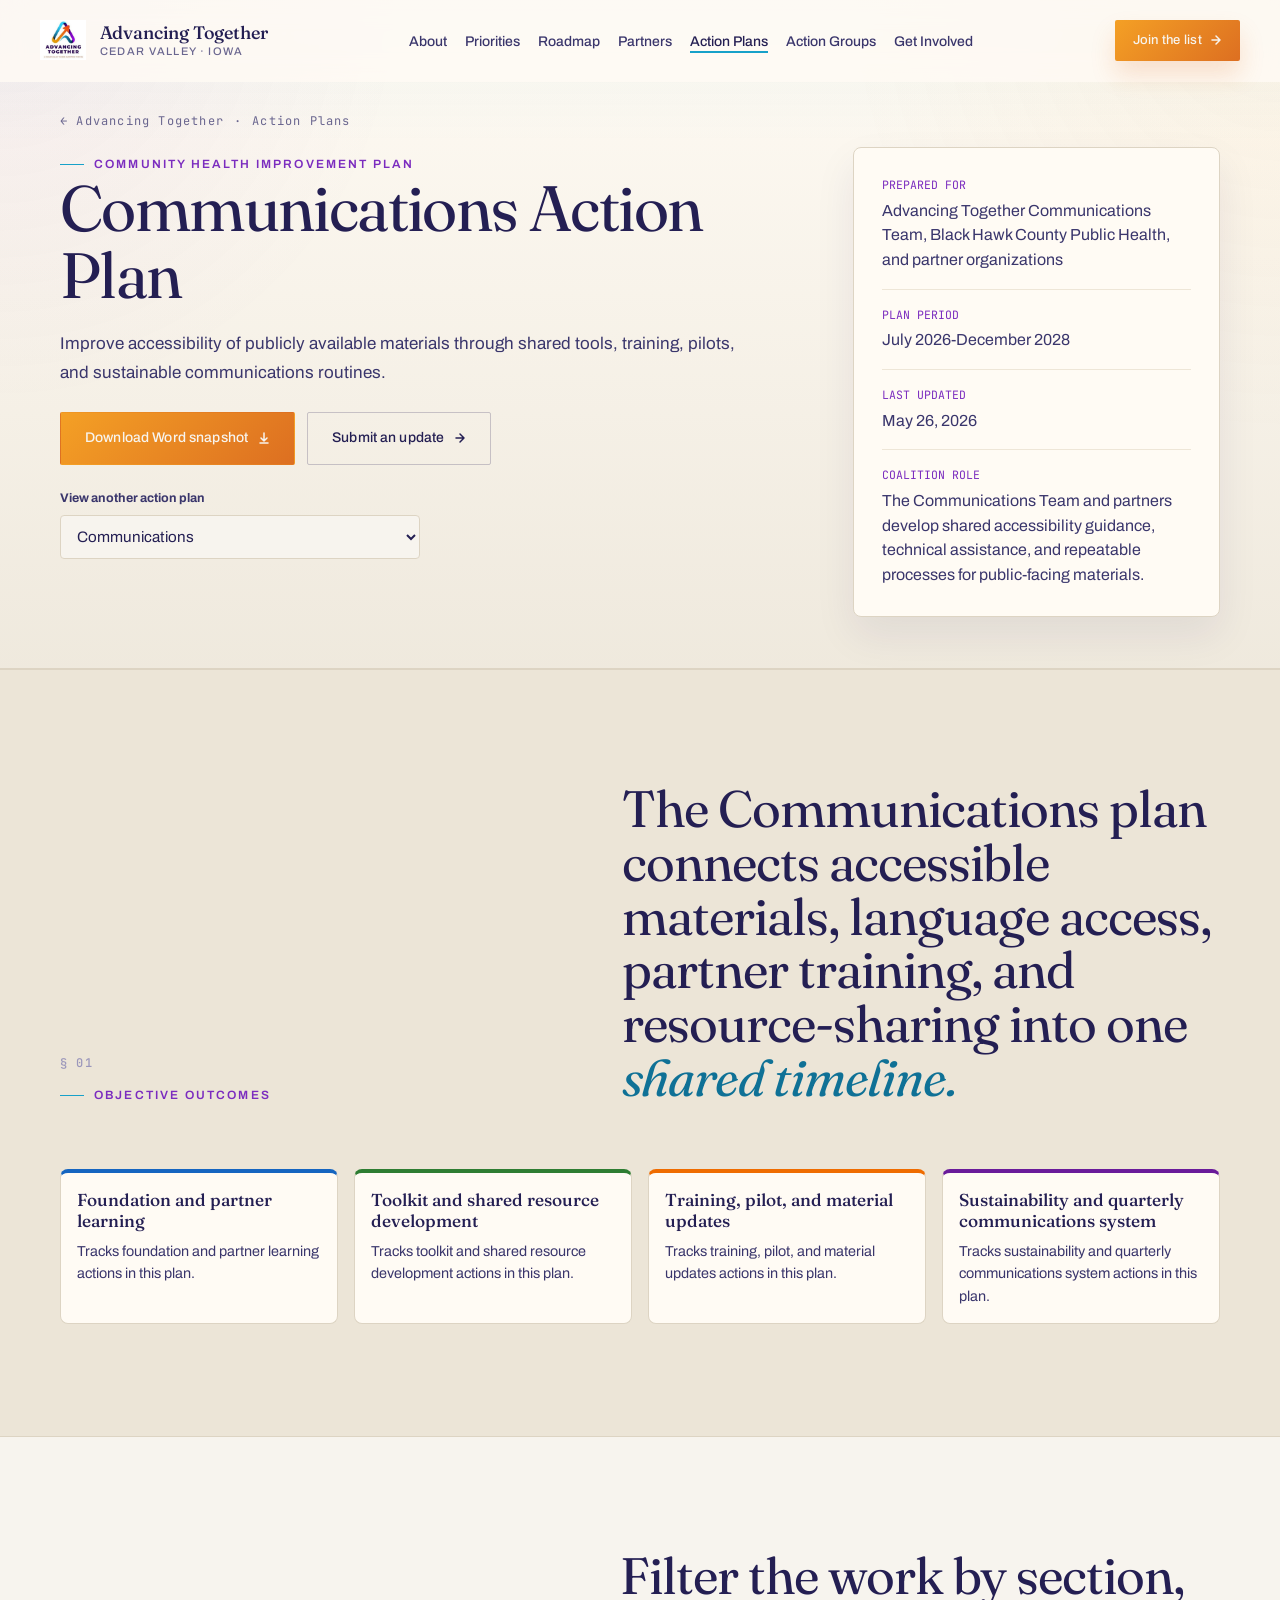
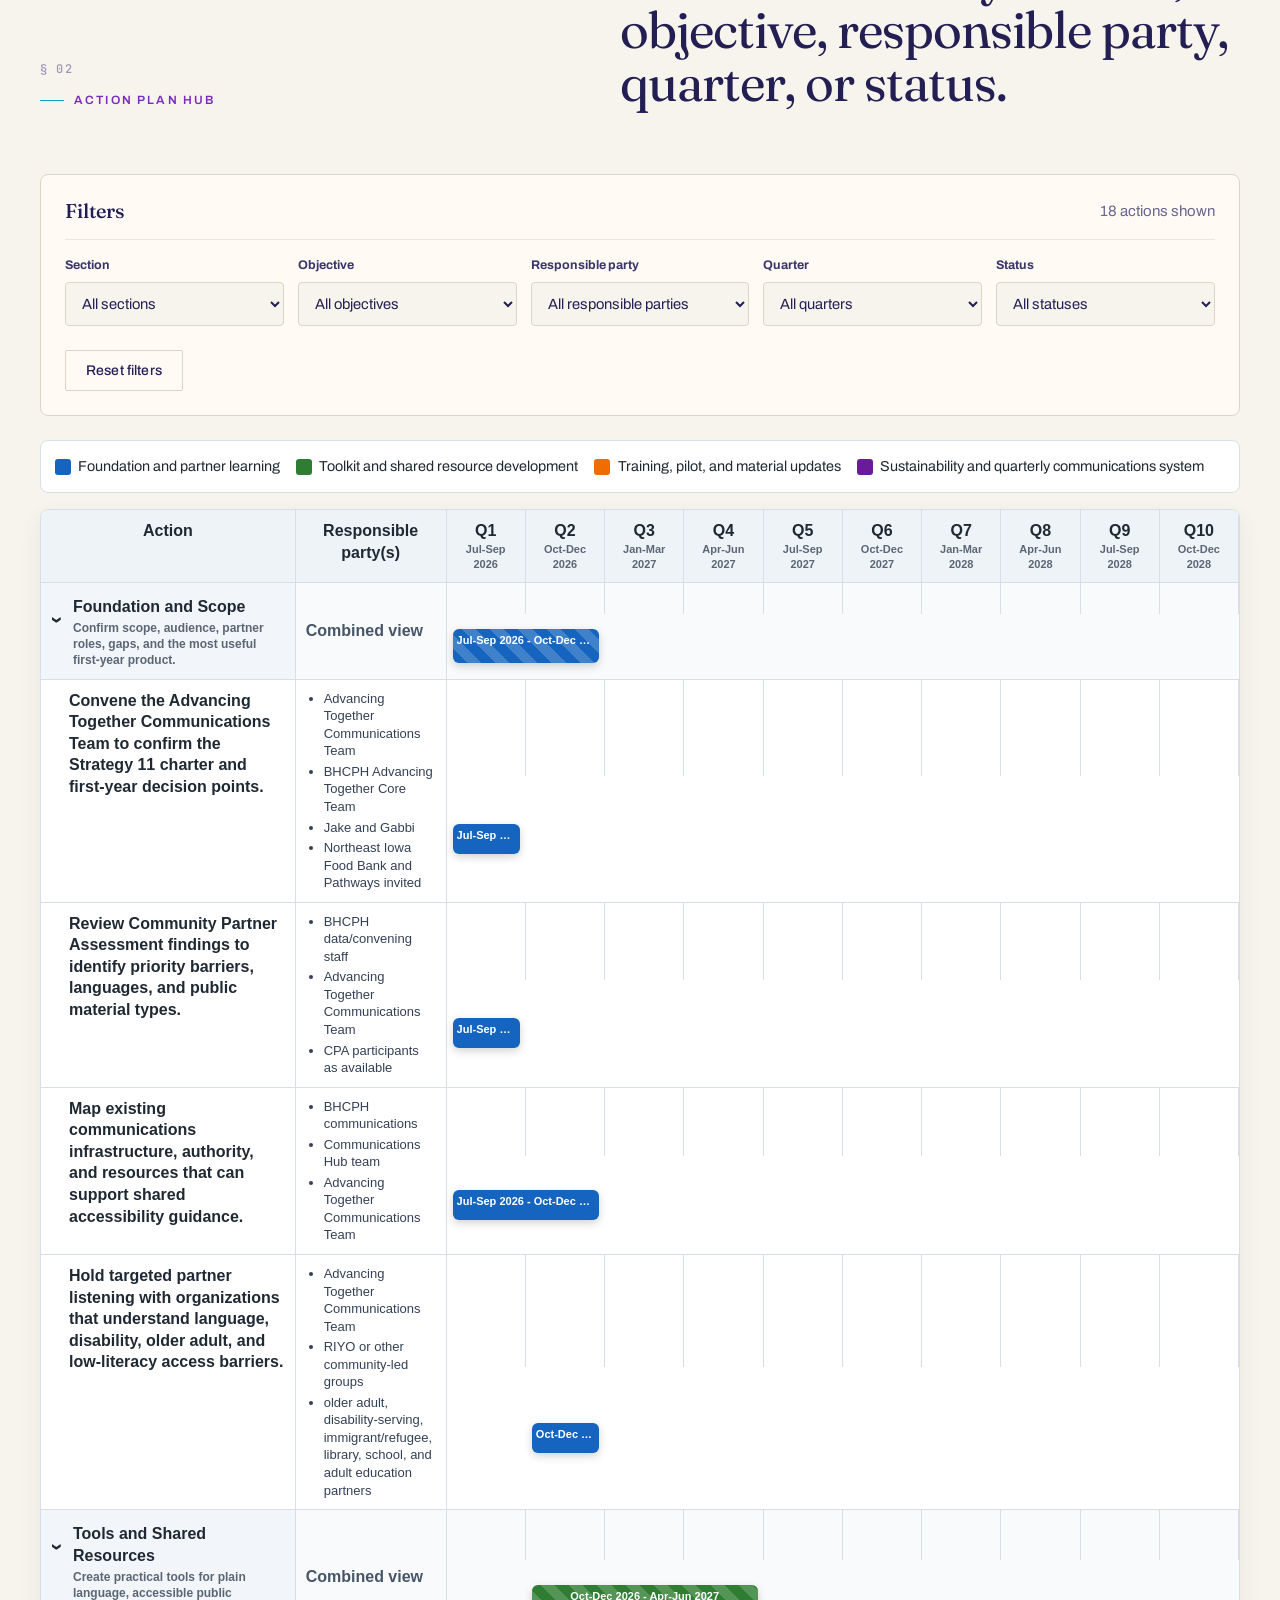
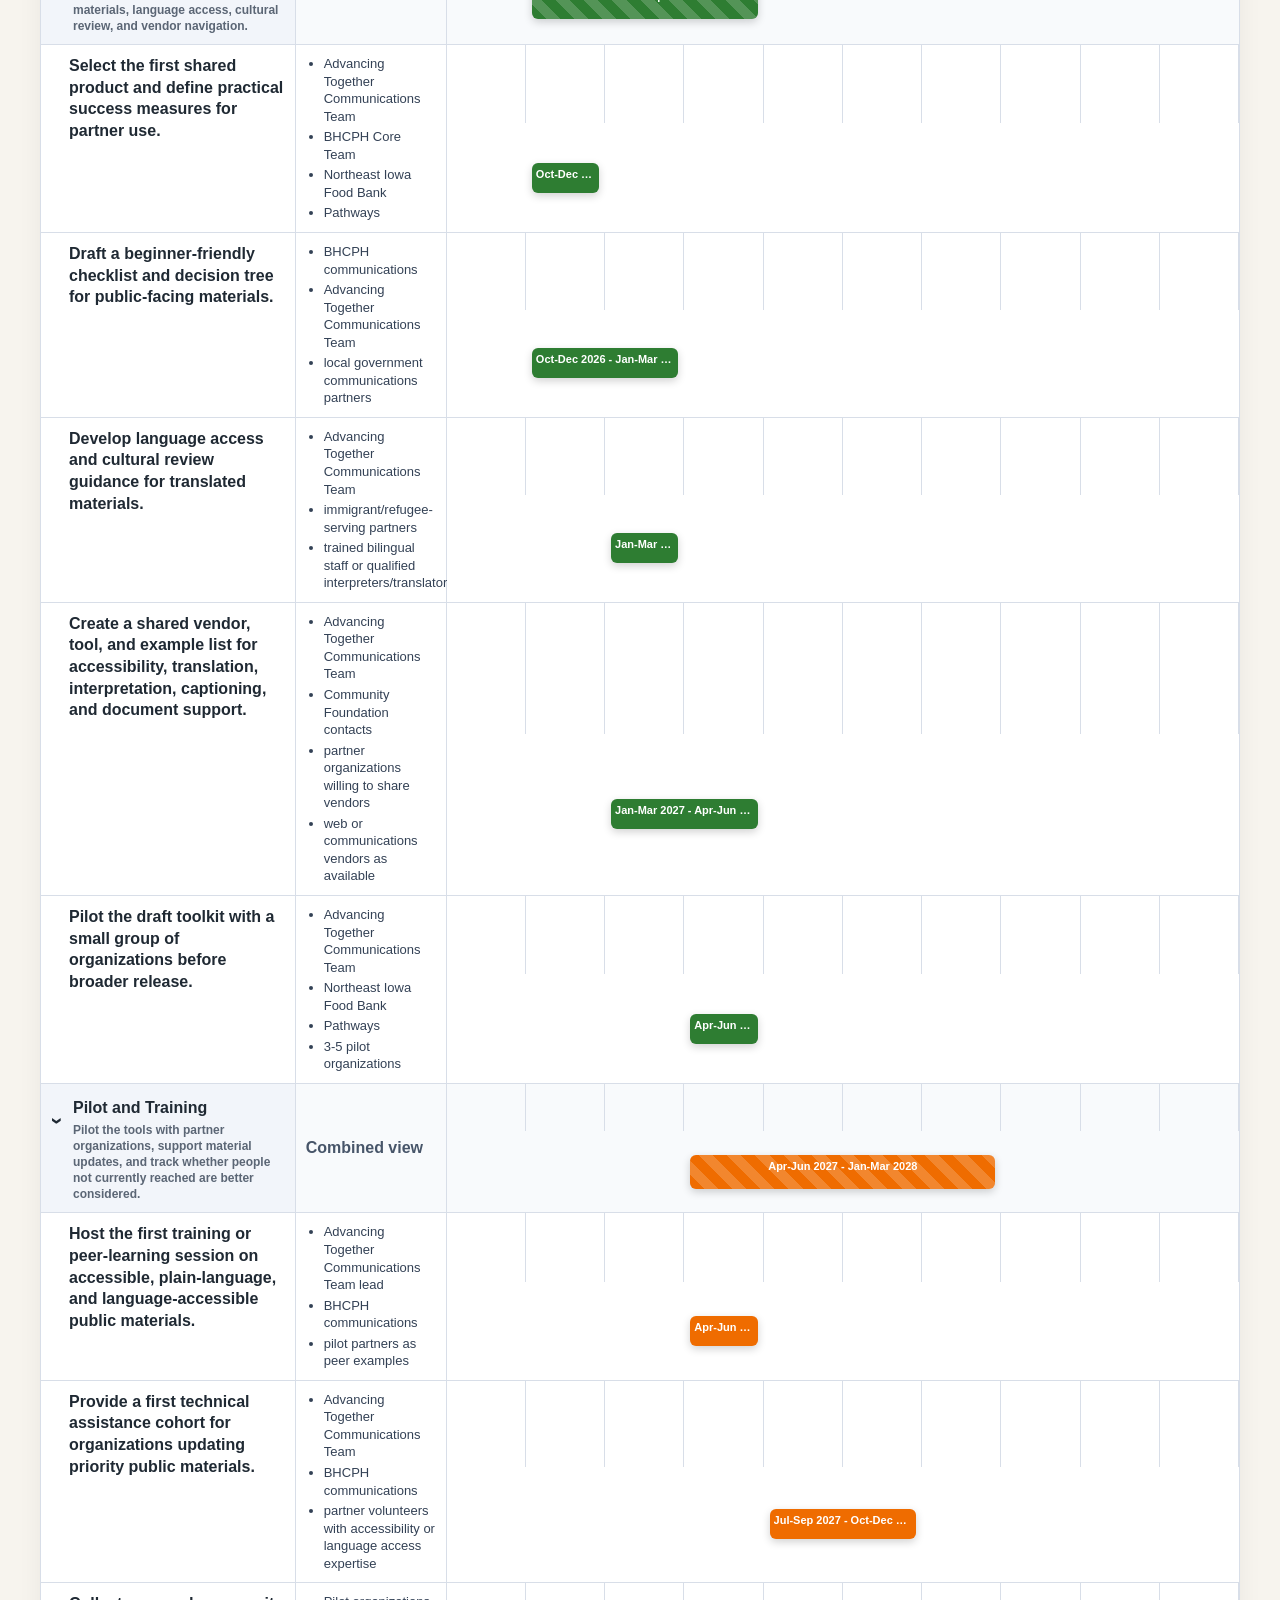
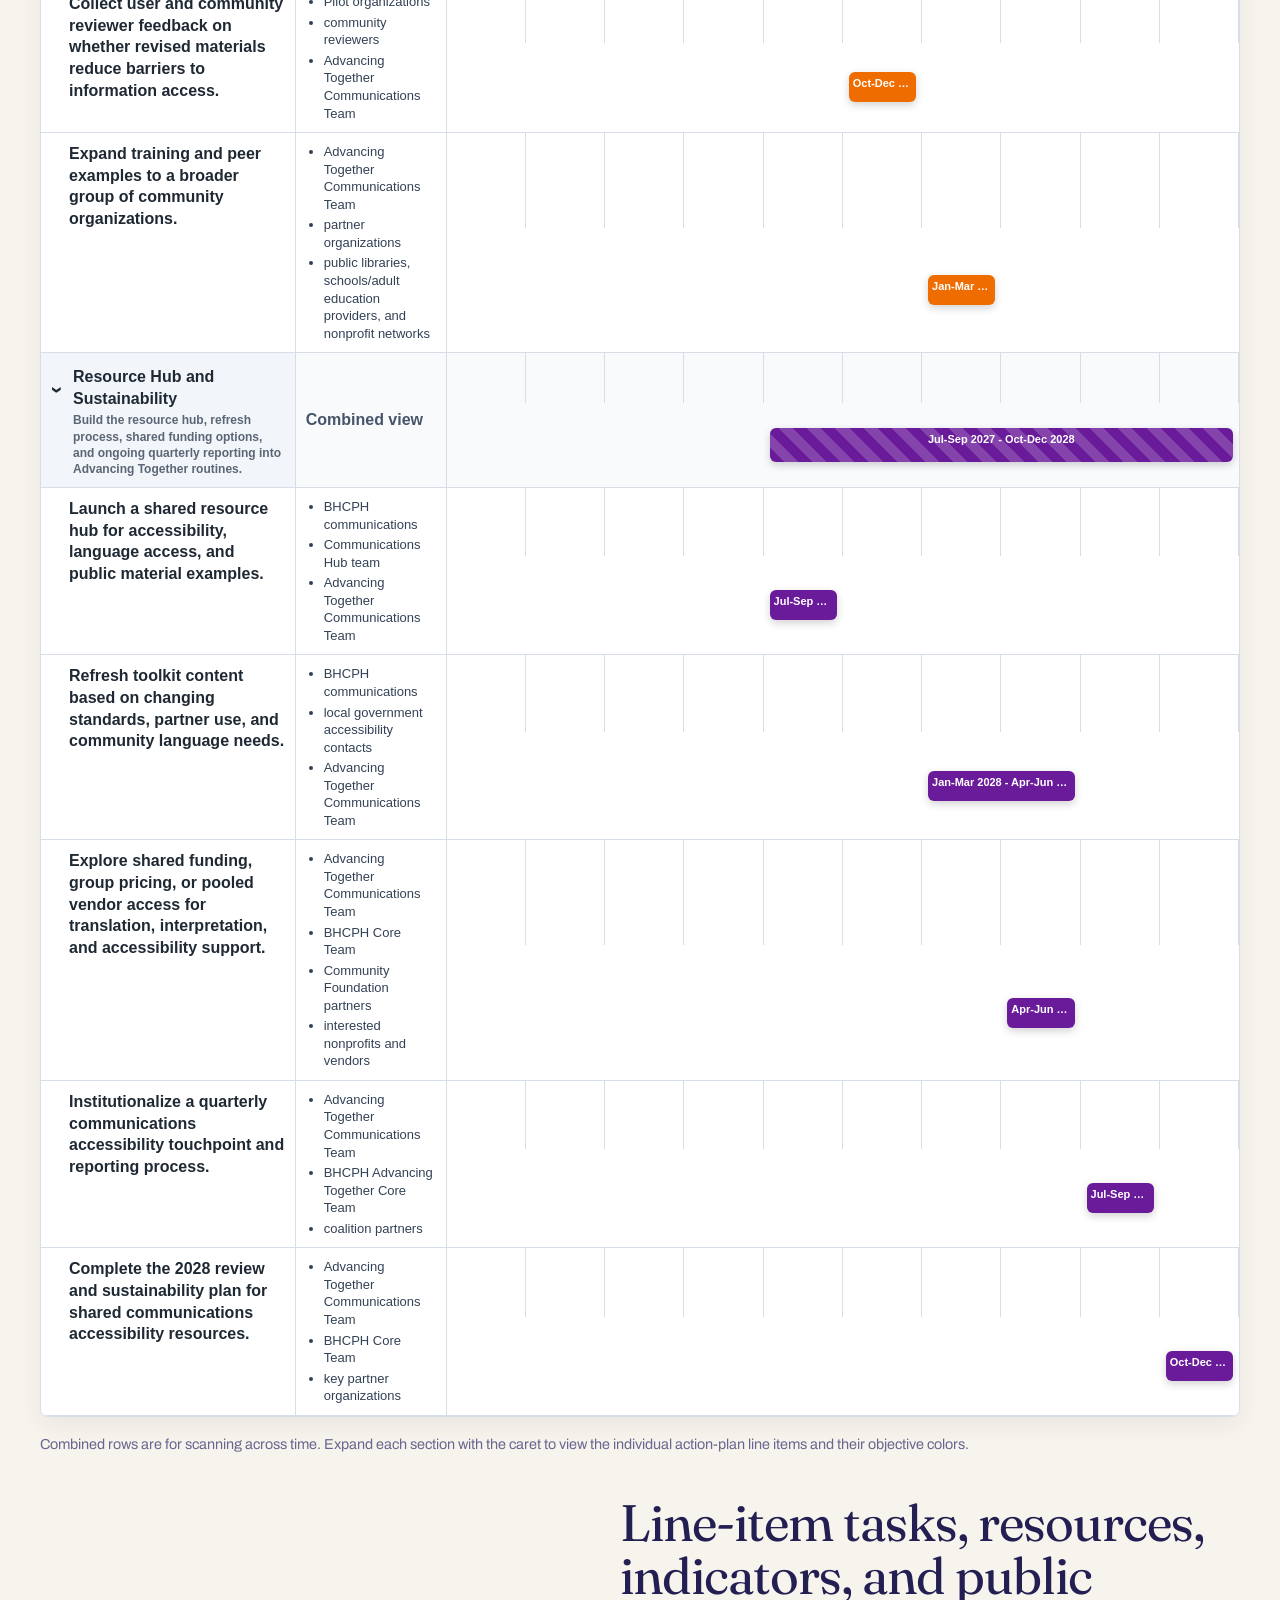
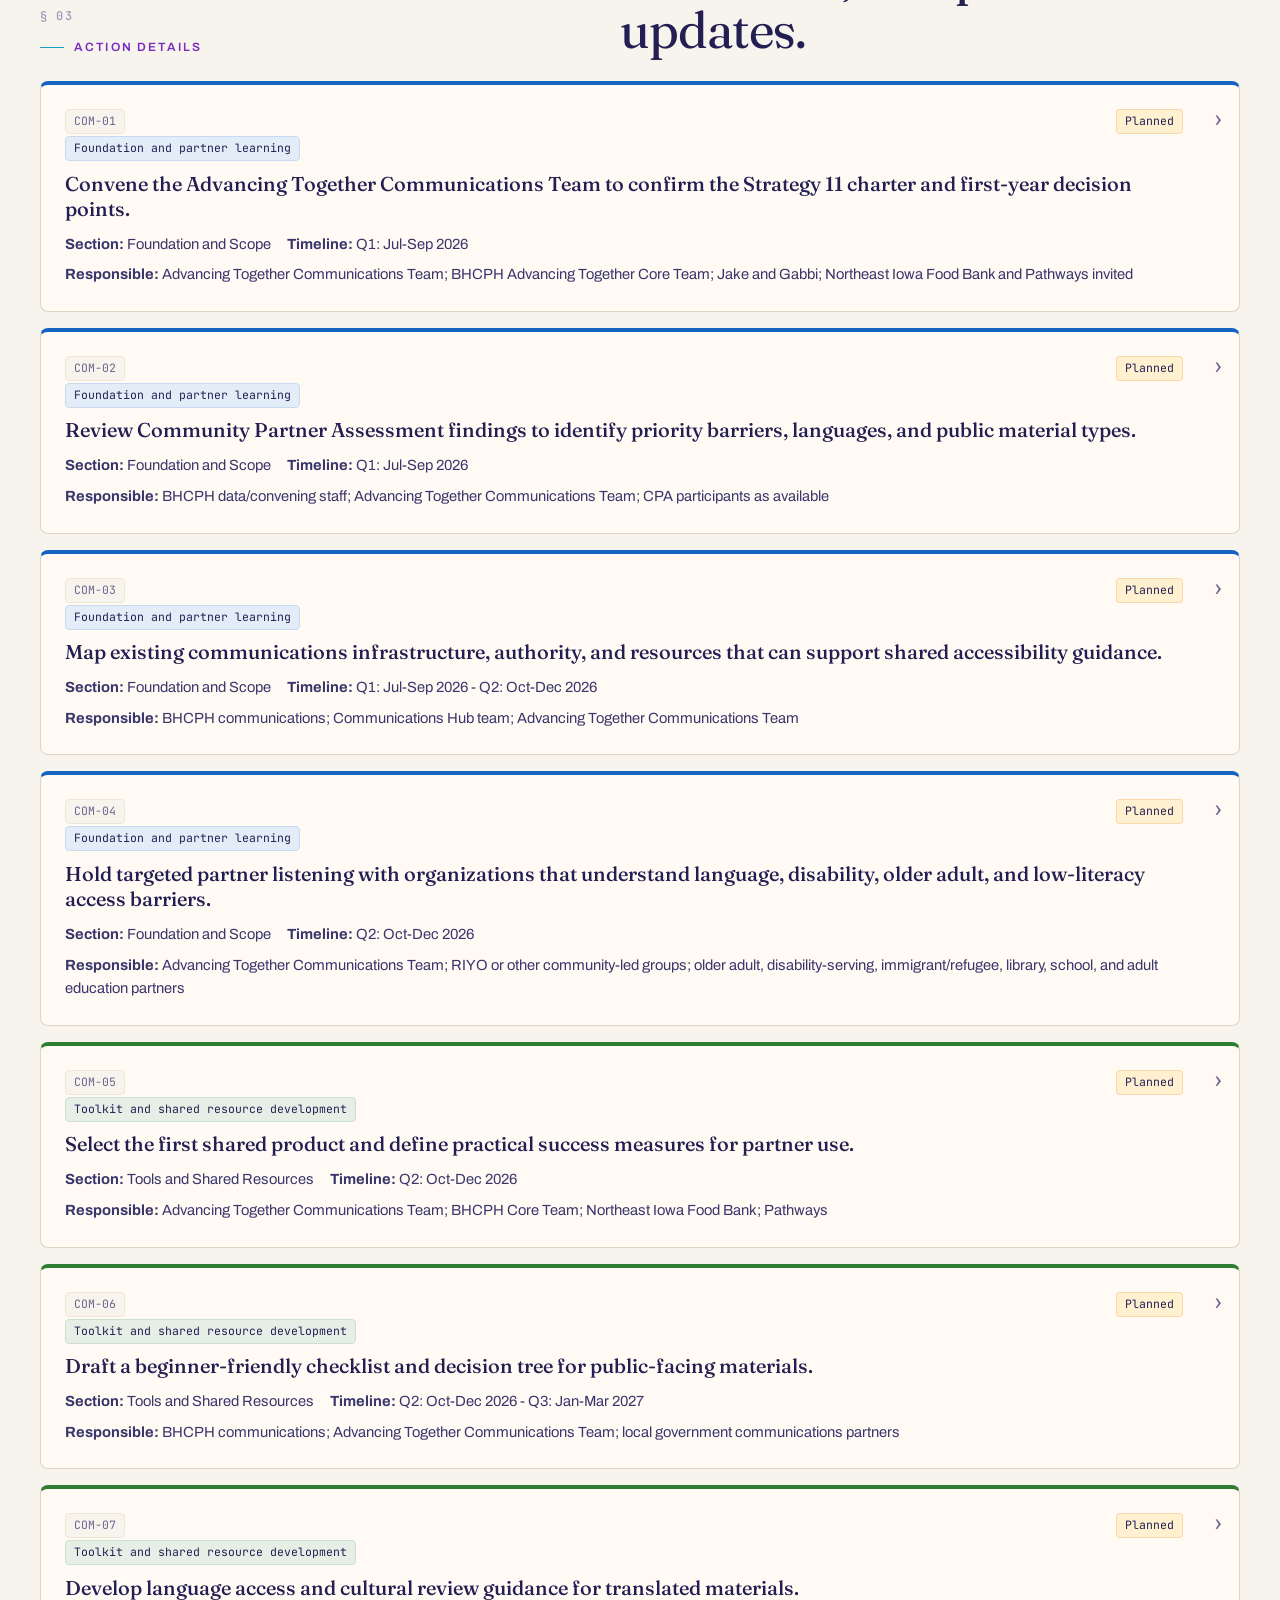
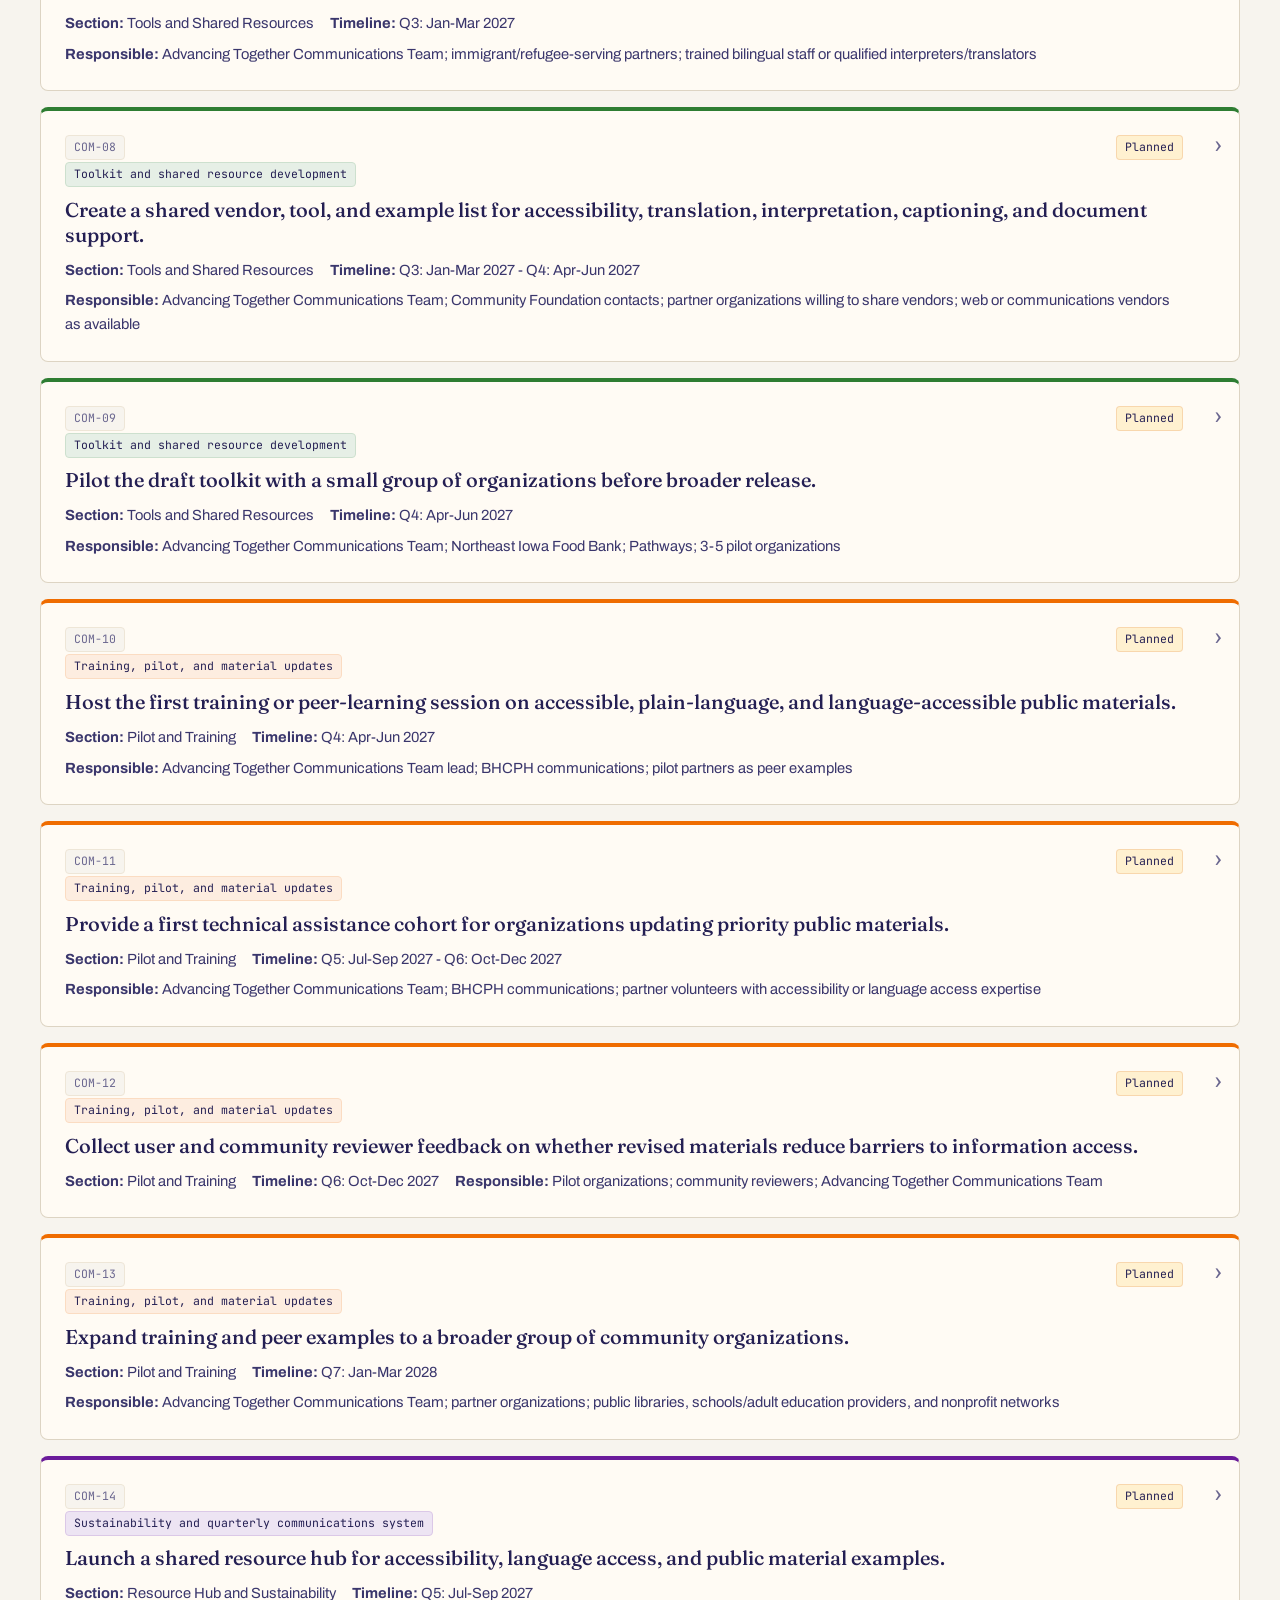
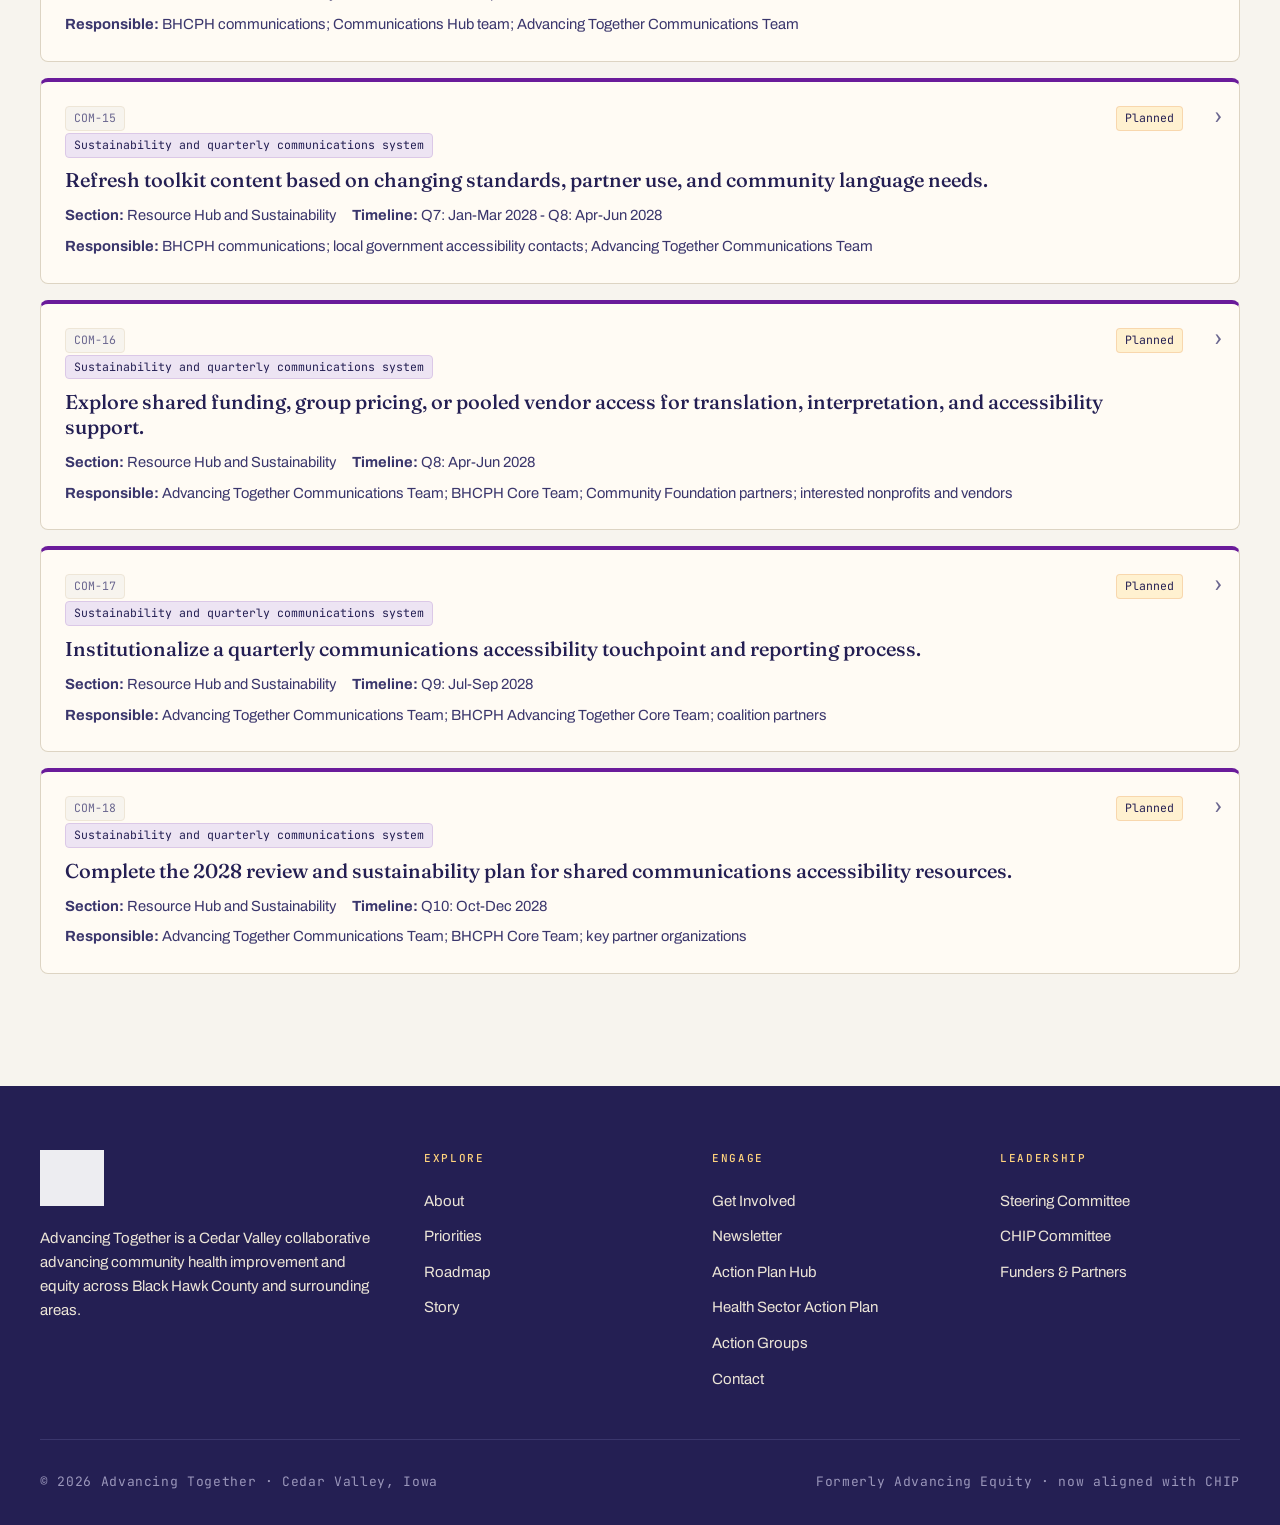
<file: action-plans/communications.html>
<!DOCTYPE html>
<html lang="en">
<head>
  <meta charset="UTF-8" />
  <meta name="viewport" content="width=device-width, initial-scale=1.0" />
  <title>Communications Action Plan | Advancing Together</title>
  <meta name="description" content="Static public dashboard for the Advancing Together Health Sector CHIP action plan, including Gantt timeline, action details, responsible parties, and public updates." />
  <link rel="icon" type="image/png" href="../AT-logo.png" />
  <link rel="preconnect" href="https://fonts.googleapis.com" />
  <link rel="preconnect" href="https://fonts.gstatic.com" crossorigin />
  <link href="https://fonts.googleapis.com/css2?family=Fraunces:ital,opsz,wght,SOFT,WONK@0,9..144,300..700,0..100,0..1;1,9..144,300..700,0..100,0..1&family=Archivo:wght@400;500;600;700&family=JetBrains+Mono:wght@400;500&display=swap" rel="stylesheet" />
  <link rel="stylesheet" href="../assets/css/site.css" />
</head>
<body class="action-plan-page">
  <a class="skip-link" href="#main-content">Skip to content</a>

  <nav class="nav" id="nav">
    <div class="container container--wide">
      <div class="nav__inner">
        <a href="../index.html" class="nav__brand" aria-label="Advancing Together home">
          <img src="../AT-logo.png" alt="" />
          <span class="nav__brand-text">
            <span class="nav__brand-name">Advancing Together</span>
            <span class="nav__brand-loc">Cedar Valley &middot; Iowa</span>
          </span>
        </a>
        <ul class="nav__desktop" role="menubar">
          <li><a href="../index.html#about">About</a></li>
          <li><a href="../index.html#priorities">Priorities</a></li>
          <li><a href="../index.html#roadmap">Roadmap</a></li>
          <li><a href="../index.html#partners">Partners</a></li>
          <li><a href="index.html" class="active">Action Plans</a></li>
          <li><a href="../action-groups.html">Action Groups</a></li>
          <li><a href="../get-involved.html">Get Involved</a></li>
        </ul>
        <a href="../get-involved.html" class="nav__cta">
          Join the list
          <svg class="nav__cta-arrow" width="12" height="12" viewBox="0 0 12 12" fill="none" aria-hidden="true"><path d="M2 6H10M10 6L6 2M10 6L6 10" stroke="currentColor" stroke-width="1.5" stroke-linecap="round" stroke-linejoin="round"/></svg>
        </a>
        <button class="nav__toggle" id="nav-toggle" aria-label="Open navigation menu" aria-expanded="false" aria-controls="mobile-nav">
          <span></span><span></span><span></span>
        </button>
      </div>
    </div>
  </nav>

  <div class="mobile-nav" id="mobile-nav" aria-hidden="true">
    <button class="mobile-nav__close" id="mobile-close" aria-label="Close menu">Close</button>
    <ul>
      <li><a href="../index.html#about"><span class="num">01</span>About</a></li>
      <li><a href="../index.html#priorities"><span class="num">02</span>Priorities</a></li>
      <li><a href="../index.html#roadmap"><span class="num">03</span>Roadmap</a></li>
      <li><a href="../index.html#partners"><span class="num">04</span>Partners</a></li>
      <li><a href="index.html"><span class="num">05</span>Action Plans</a></li>
      <li><a href="../action-groups.html"><span class="num">06</span>Action Groups</a></li>
      <li><a href="../get-involved.html"><span class="num">07</span>Get Involved</a></li>
      <li><a href="../newsletter.html"><span class="num">08</span>Newsletter</a></li>
    </ul>
    <a href="../get-involved.html" class="mobile-nav__cta">
      Join our email list
      <svg width="14" height="14" viewBox="0 0 12 12" fill="none" aria-hidden="true"><path d="M2 6H10M10 6L6 2M10 6L6 10" stroke="currentColor" stroke-width="1.5" stroke-linecap="round" stroke-linejoin="round"/></svg>
    </a>
  </div>

  <header class="page-header action-plan-hero">
    <div class="container">
      <div class="page-header__meta">
        <a href="../index.html">&larr; Advancing Together</a>
        <span>&middot;</span>
        <span>Action Plans</span>
      </div>
      <div class="action-plan-hero__grid" data-action-plan-root data-plan-url="../data/communications.json">
        <div>
          <span class="eyebrow">Community Health Improvement Plan</span>
          <h1 id="plan-title" class="reveal">Communications Action Plan</h1>
          <p class="page-header__lede reveal reveal--delay-1" id="plan-purpose">Loading the Communications action plan.</p>
          <div class="action-plan-actions reveal reveal--delay-2">
            <a href="../downloads/Communications_Action_Plan_FY26-28.docx" class="btn btn--primary" data-download-link download>
              Download Word snapshot
              <svg width="12" height="12" viewBox="0 0 12 12" fill="none" aria-hidden="true"><path d="M6 1V9M6 9L3 6M6 9L9 6M2 11H10" stroke="currentColor" stroke-width="1.5" stroke-linecap="round" stroke-linejoin="round"/></svg>
            </a>
            <a href="https://forms.office.com/Pages/ResponsePage.aspx?id=tvVgma76s0uhIsQ6zuqgbQQpxjNd7KhJvo_KYRIA9llUNDBCVzI2SlFYTkczVFVNRk4wVFY4NE1GMC4u" class="btn btn--secondary" data-update-link target="_blank" rel="noopener">
              Submit an update
              <svg width="12" height="12" viewBox="0 0 12 12" fill="none" aria-hidden="true"><path d="M2 6H10M10 6L6 2M10 6L6 10" stroke="currentColor" stroke-width="1.5" stroke-linecap="round" stroke-linejoin="round"/></svg>
            </a>
          </div>
          <div class="plan-switcher reveal reveal--delay-2">
            <label for="plan-switcher">View another action plan</label>
            <select id="plan-switcher">
              <option value="health-sector.html">Health Sector</option>
              <option value="funding.html">Funding</option>
              <option value="workforce.html">Workforce</option>
              <option value="communications.html">Communications</option>
              <option value="lived-experience.html">Lived Experiences</option>
              <option value="policy.html">Policy</option>
            </select>
          </div>
        </div>
        <aside class="action-plan-hero__aside reveal reveal--delay-2" aria-label="Plan facts">
          <div class="action-plan-facts">
            <div class="action-plan-fact">
              <div class="action-plan-fact__label">Prepared for</div>
              <div class="action-plan-fact__value" id="plan-prepared-for">Black Hawk County Public Health and Advancing Together</div>
            </div>
            <div class="action-plan-fact">
              <div class="action-plan-fact__label">Plan period</div>
              <div class="action-plan-fact__value" id="plan-period">July 2026-December 2028</div>
            </div>
            <div class="action-plan-fact">
              <div class="action-plan-fact__label">Last updated</div>
              <div class="action-plan-fact__value" id="plan-last-updated">May 26, 2026</div>
            </div>
            <div class="action-plan-fact">
              <div class="action-plan-fact__label">Coalition role</div>
              <div class="action-plan-fact__value" id="plan-coalition-role">Advancing Together convenes, aligns, supports, and tracks this work.</div>
            </div>
          </div>
        </aside>
      </div>
    </div>
  </header>

  <main id="main-content">
    <section class="section section--deep" aria-labelledby="objectives-heading">
      <div class="container">
        <div class="section-head reveal">
          <div class="section-head__meta">
            <span class="section-num">&sect; 01</span>
            <span class="eyebrow">Objective Outcomes</span>
          </div>
          <h2 class="section-head__title" id="objectives-heading">The Communications plan connects accessible materials, language access, partner training, and resource-sharing into one <em>shared timeline.</em></h2>
        </div>
        <div class="objective-strip" id="objective-strip" aria-live="polite"></div>
      </div>
    </section>

    <section class="section" id="workplan" aria-labelledby="workplan-heading">
      <div class="container container--wide">
        <div class="section-head reveal">
          <div class="section-head__meta">
            <span class="section-num">&sect; 02</span>
            <span class="eyebrow">Action Plan Hub</span>
          </div>
          <h2 class="section-head__title" id="workplan-heading">Filter the work by section, objective, responsible party, quarter, or status.</h2>
        </div>

        <noscript>
          <div class="error-state">This static action plan uses front-end JavaScript to load local JSON data. Please enable JavaScript to view the Gantt chart and action details.</div>
        </noscript>

        <div class="filter-panel reveal">
          <div class="filter-panel__header">
            <h3 class="filter-panel__title">Filters</h3>
            <div class="results-note" id="result-count" aria-live="polite">Loading actions</div>
          </div>
          <div class="filter-grid">
            <div class="filter-field">
              <label for="filter-section">Section</label>
              <select id="filter-section"></select>
            </div>
            <div class="filter-field">
              <label for="filter-objective">Objective</label>
              <select id="filter-objective"></select>
            </div>
            <div class="filter-field">
              <label for="filter-responsible">Responsible party</label>
              <select id="filter-responsible"></select>
            </div>
            <div class="filter-field">
              <label for="filter-quarter">Quarter</label>
              <select id="filter-quarter"></select>
            </div>
            <div class="filter-field">
              <label for="filter-status">Status</label>
              <select id="filter-status"></select>
            </div>
          </div>
          <div class="action-plan-actions">
            <button class="btn btn--ghost" type="button" id="reset-filters">Reset filters</button>
          </div>
        </div>

        <div id="plan-loading" class="loading-state" aria-live="polite">Loading Health Sector action plan data.</div>

        <div class="chart-region reveal">
          <div class="objective-legend" id="objective-legend" aria-label="Objective color legend"></div>
          <section class="chart-wrap" aria-label="Accordion Gantt chart">
            <div class="chart" id="gantt-chart"></div>
          </section>
          <p class="chart-notes">Combined rows are for scanning across time. Expand each section with the caret to view the individual action-plan line items and their objective colors.</p>
        </div>

        <div class="action-details" aria-labelledby="details-heading">
          <div class="section-head" style="margin-bottom:1.5rem;">
            <div class="section-head__meta">
              <span class="section-num">&sect; 03</span>
              <span class="eyebrow">Action Details</span>
            </div>
            <h2 class="section-head__title" id="details-heading">Line-item tasks, resources, indicators, and public updates.</h2>
          </div>
          <div id="action-details" aria-live="polite"></div>
        </div>
      </div>
    </section>
  </main>

  <footer class="footer">
    <div class="container container--wide">
      <div class="footer__inner">
        <div class="footer__brand">
          <img src="../AT-logo.png" alt="Advancing Together" />
          <p>Advancing Together is a Cedar Valley collaborative advancing community health improvement and equity across Black Hawk County and surrounding areas.</p>
        </div>
        <div class="footer__col">
          <h4>Explore</h4>
          <ul>
            <li><a href="../index.html#about">About</a></li>
            <li><a href="../index.html#priorities">Priorities</a></li>
            <li><a href="../index.html#roadmap">Roadmap</a></li>
            <li><a href="../index.html#story">Story</a></li>
          </ul>
        </div>
        <div class="footer__col">
          <h4>Engage</h4>
          <ul>
            <li><a href="../get-involved.html">Get Involved</a></li>
            <li><a href="../newsletter.html">Newsletter</a></li>
            <li><a href="index.html">Action Plan Hub</a></li>
            <li><a href="health-sector.html">Health Sector Action Plan</a></li>
            <li><a href="../action-groups.html">Action Groups</a></li>
            <li><a href="../index.html#connect">Contact</a></li>
          </ul>
        </div>
        <div class="footer__col">
          <h4>Leadership</h4>
          <ul>
            <li><a href="../index.html#partners">Steering Committee</a></li>
            <li><a href="../index.html#partners">CHIP Committee</a></li>
            <li><a href="../index.html#connect">Funders &amp; Partners</a></li>
          </ul>
        </div>
      </div>
      <div class="footer__bottom">
        <div>&copy; 2026 Advancing Together &middot; Cedar Valley, Iowa</div>
        <div>Formerly Advancing Equity &middot; now aligned with CHIP</div>
      </div>
    </div>
  </footer>

  <script src="../script.js"></script>
  <script src="../assets/js/action-plan.js"></script>
</body>
</html>
</file>
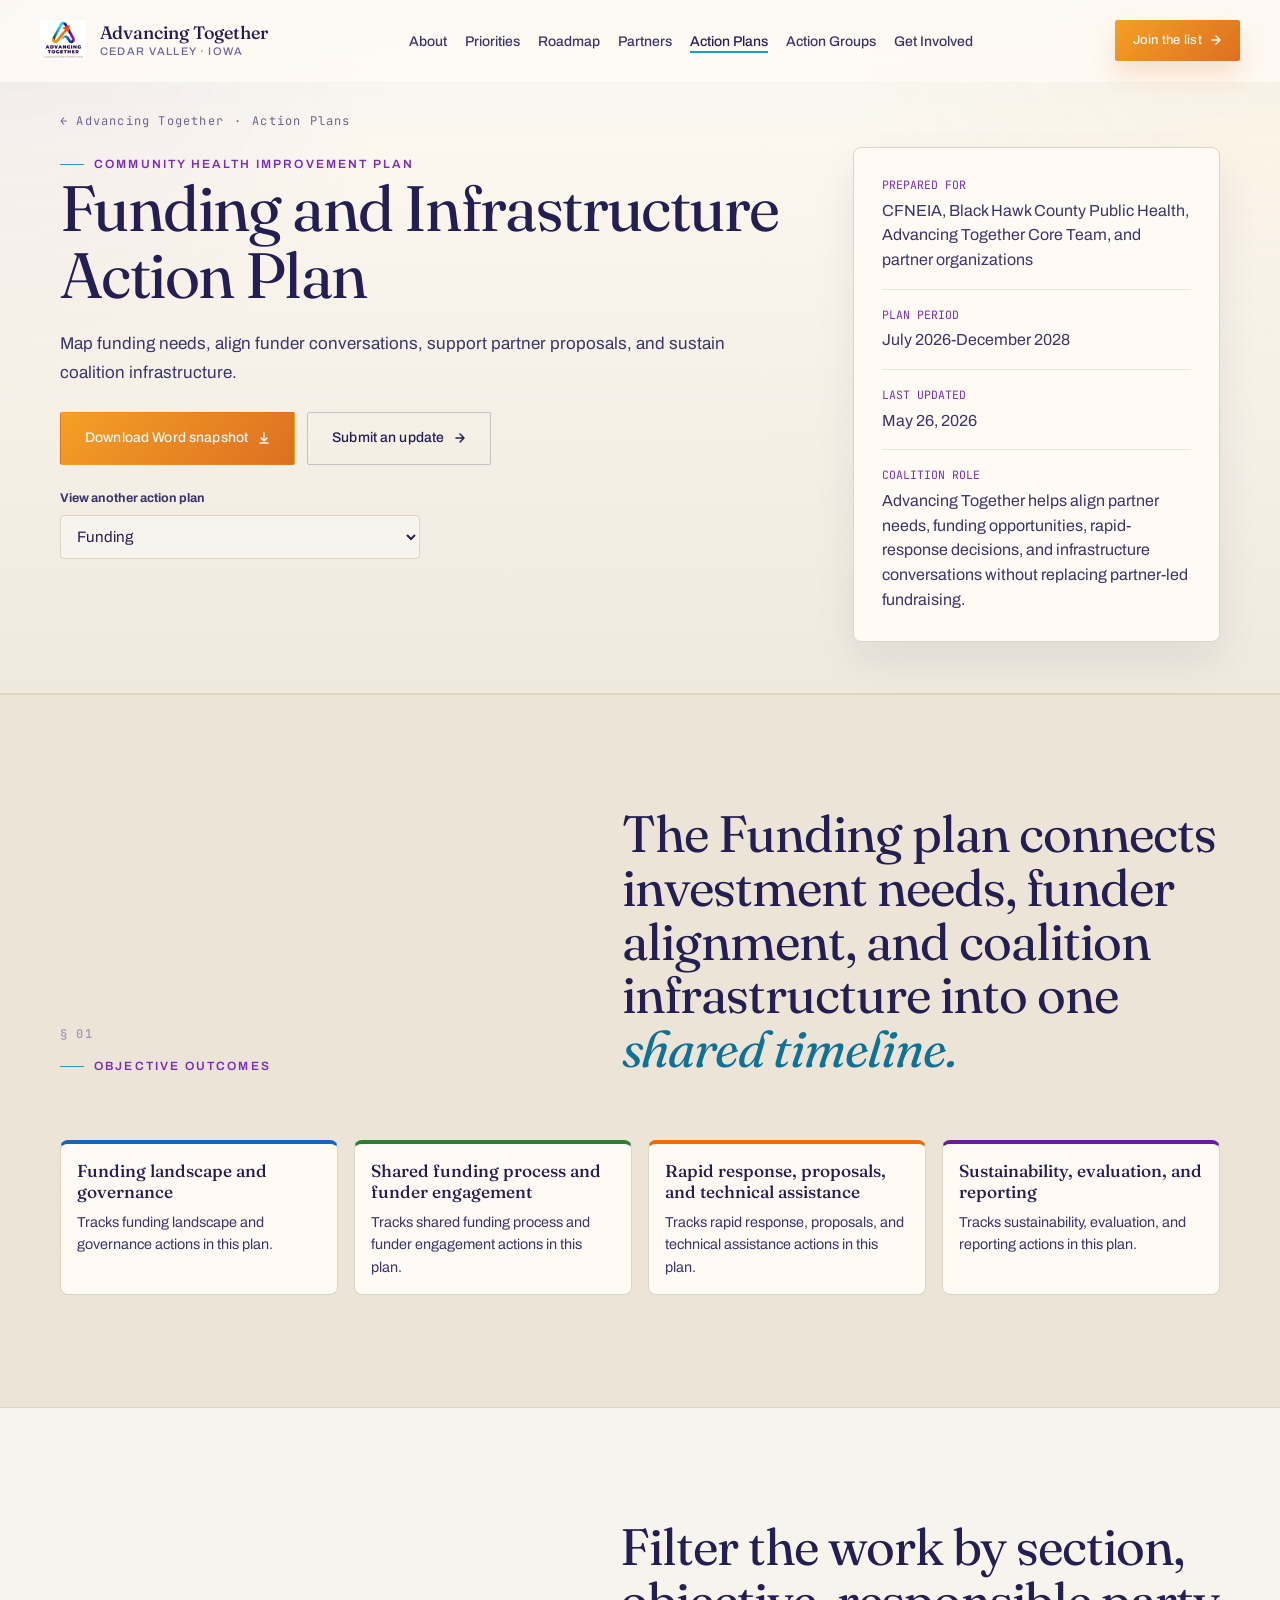
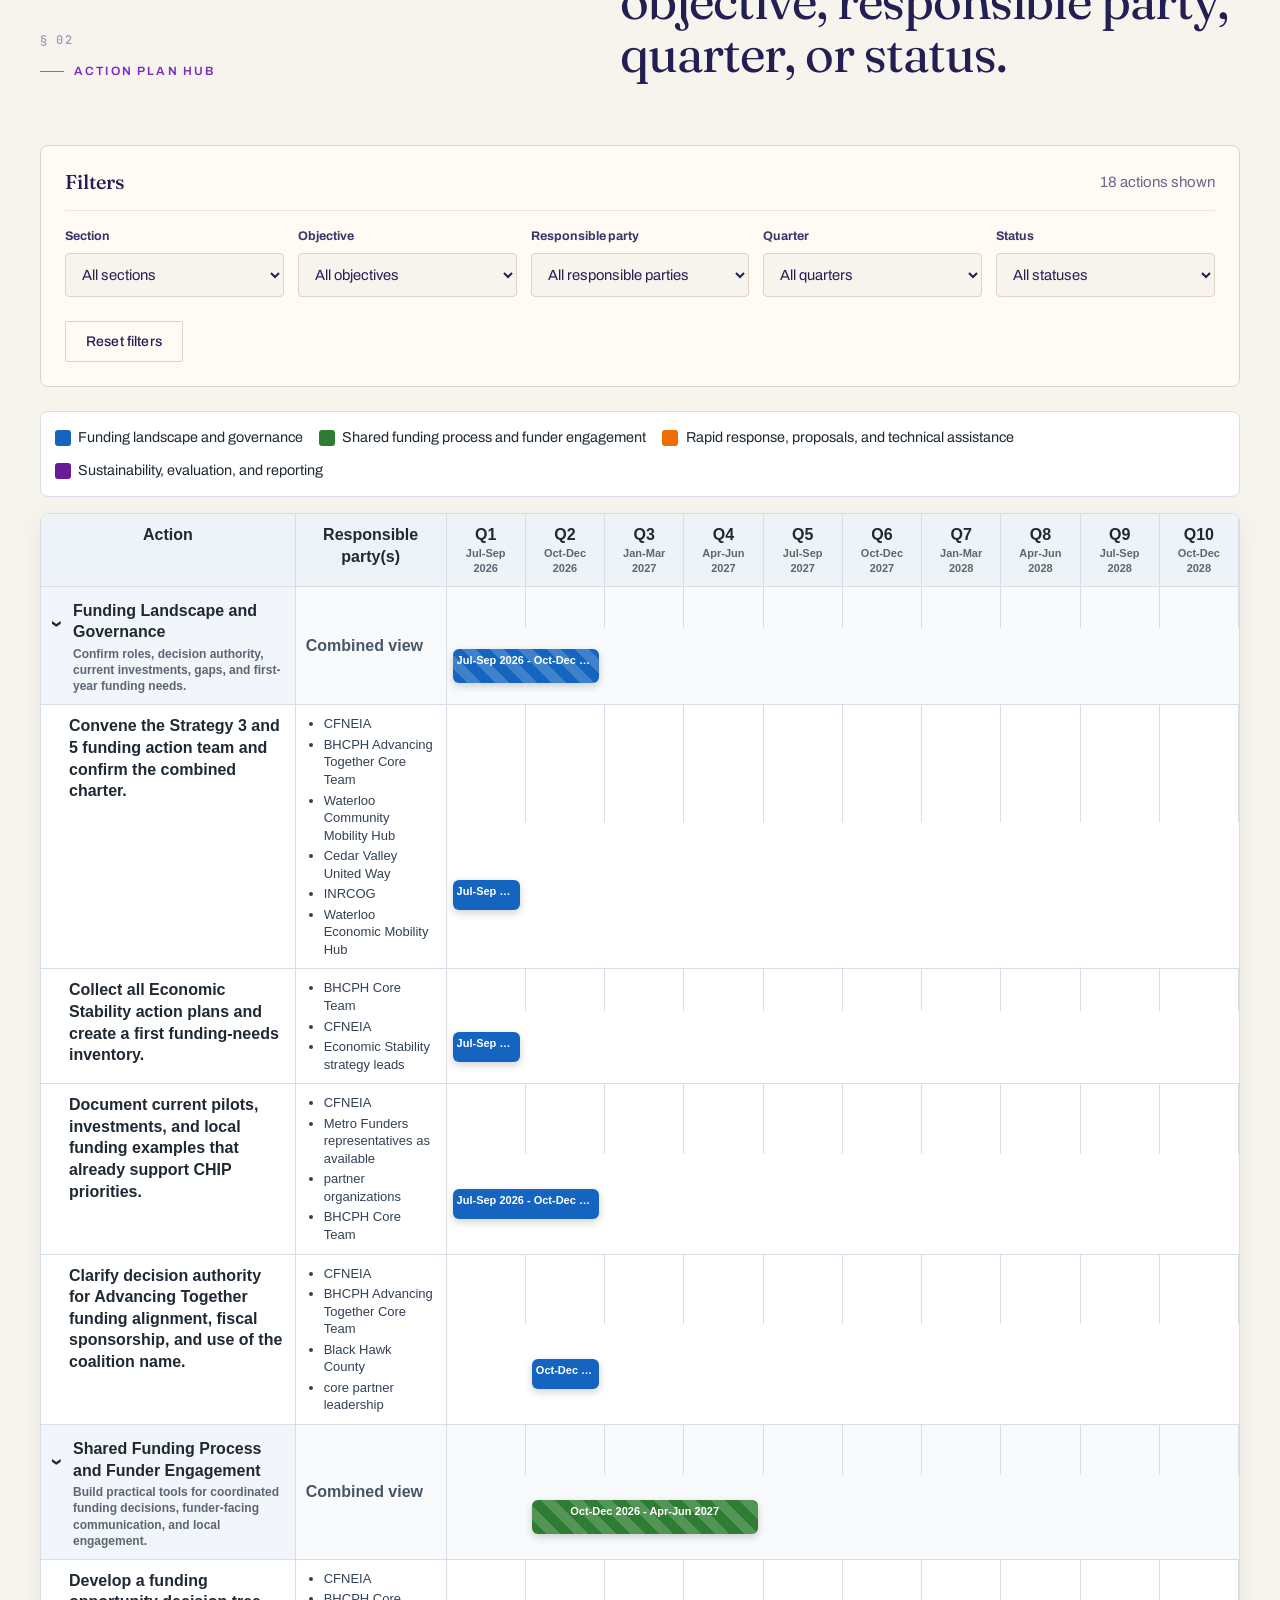
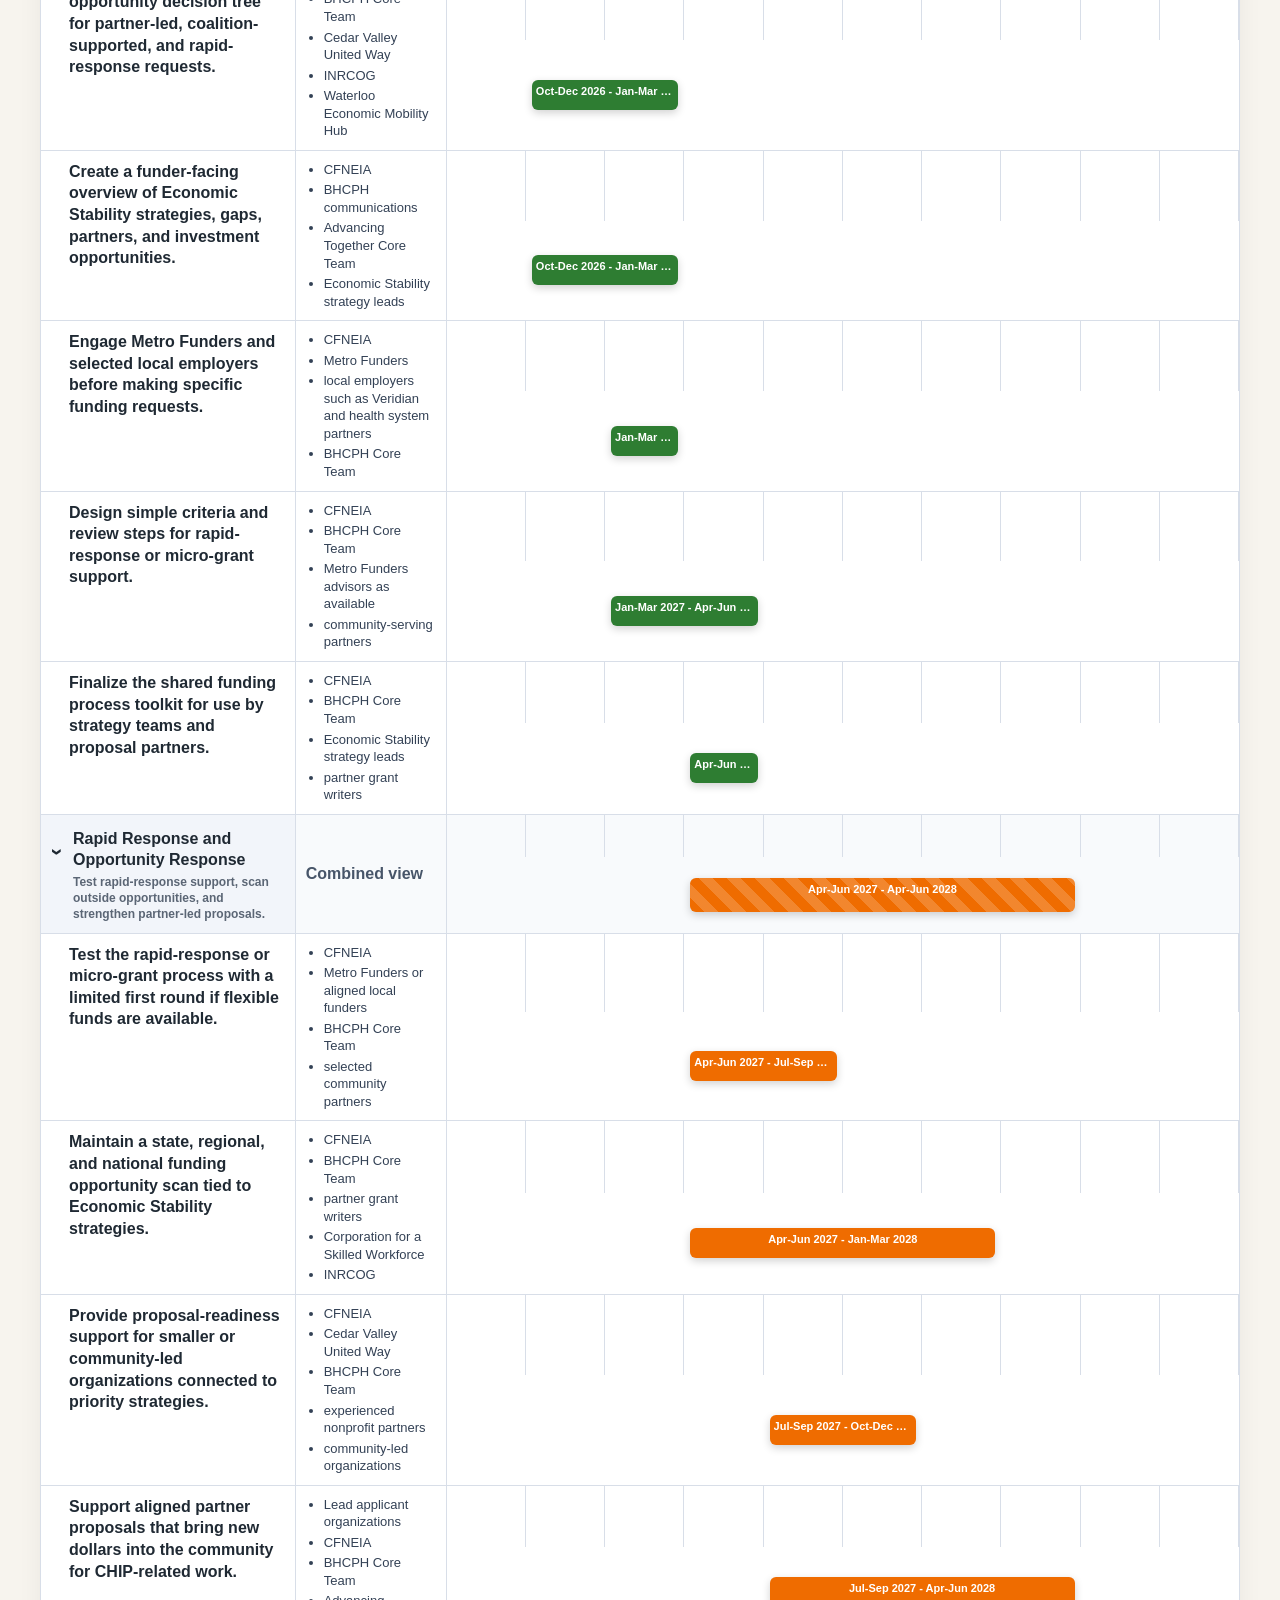
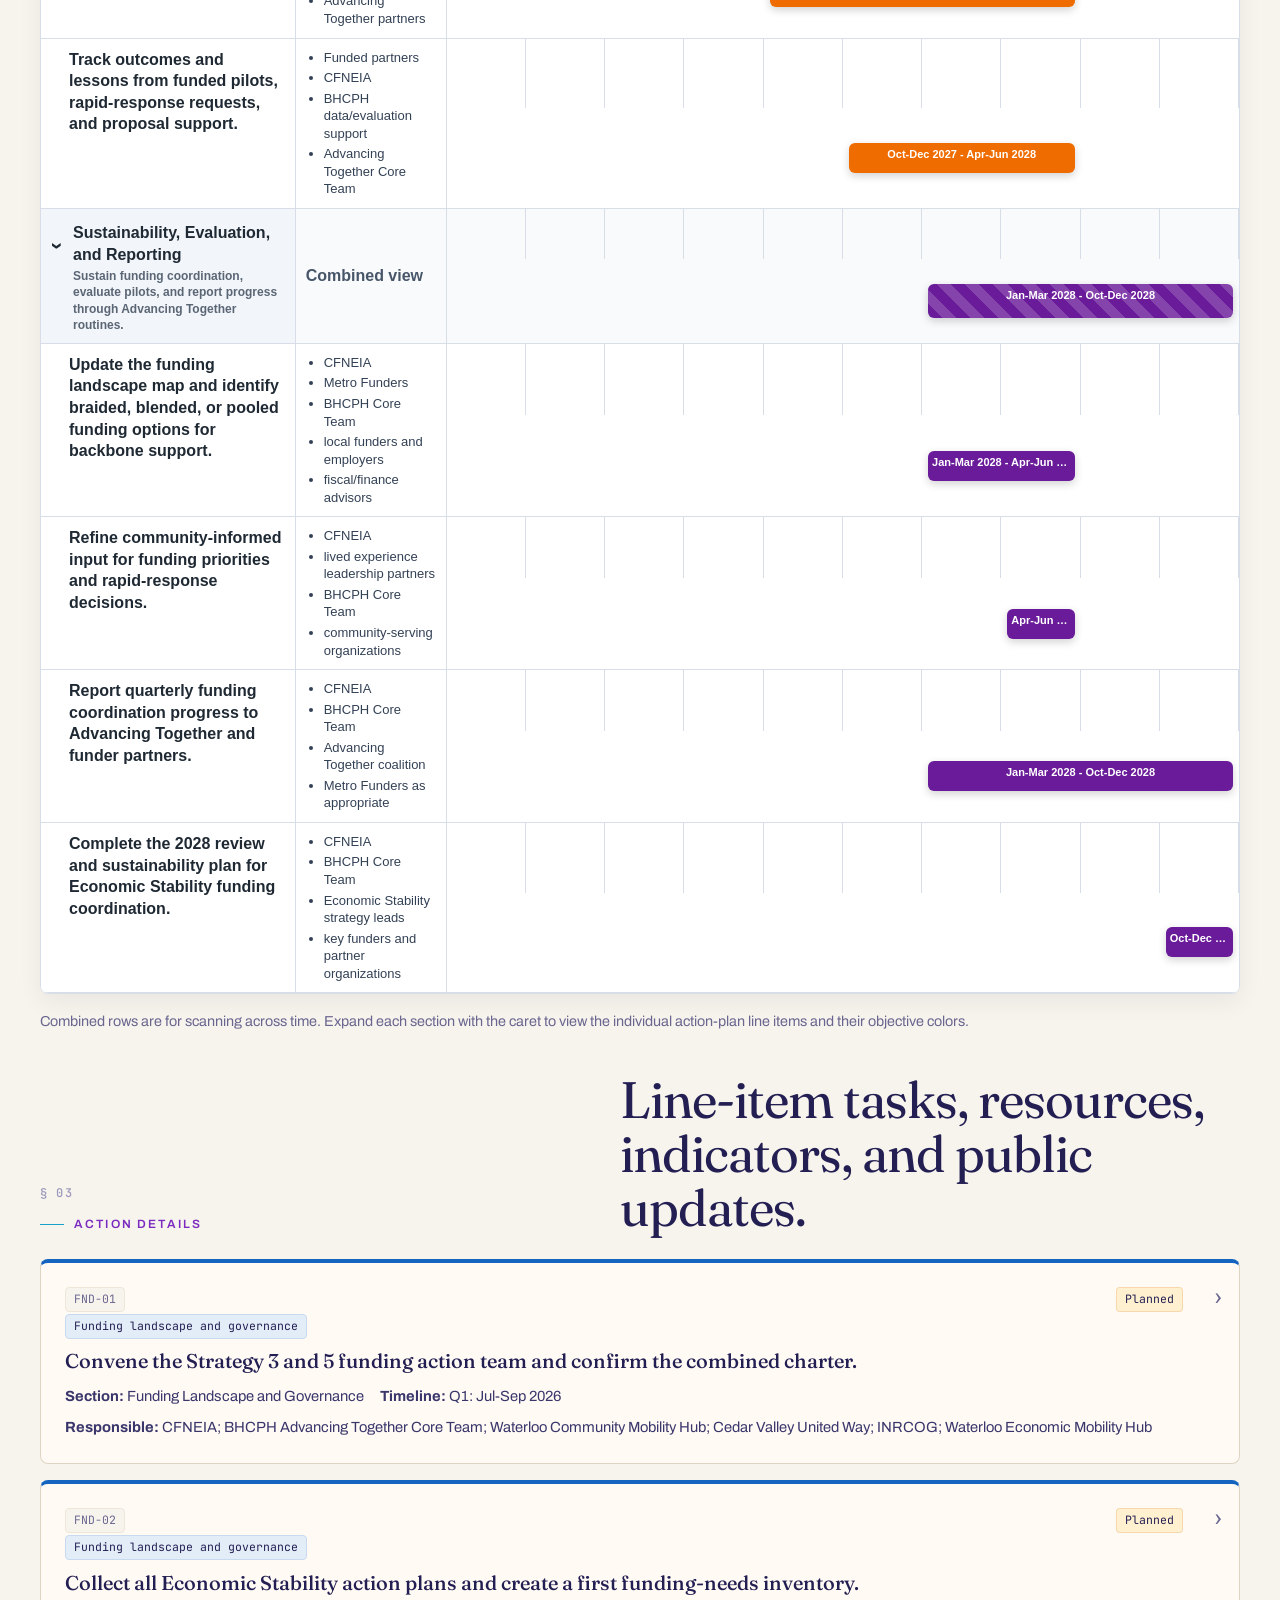
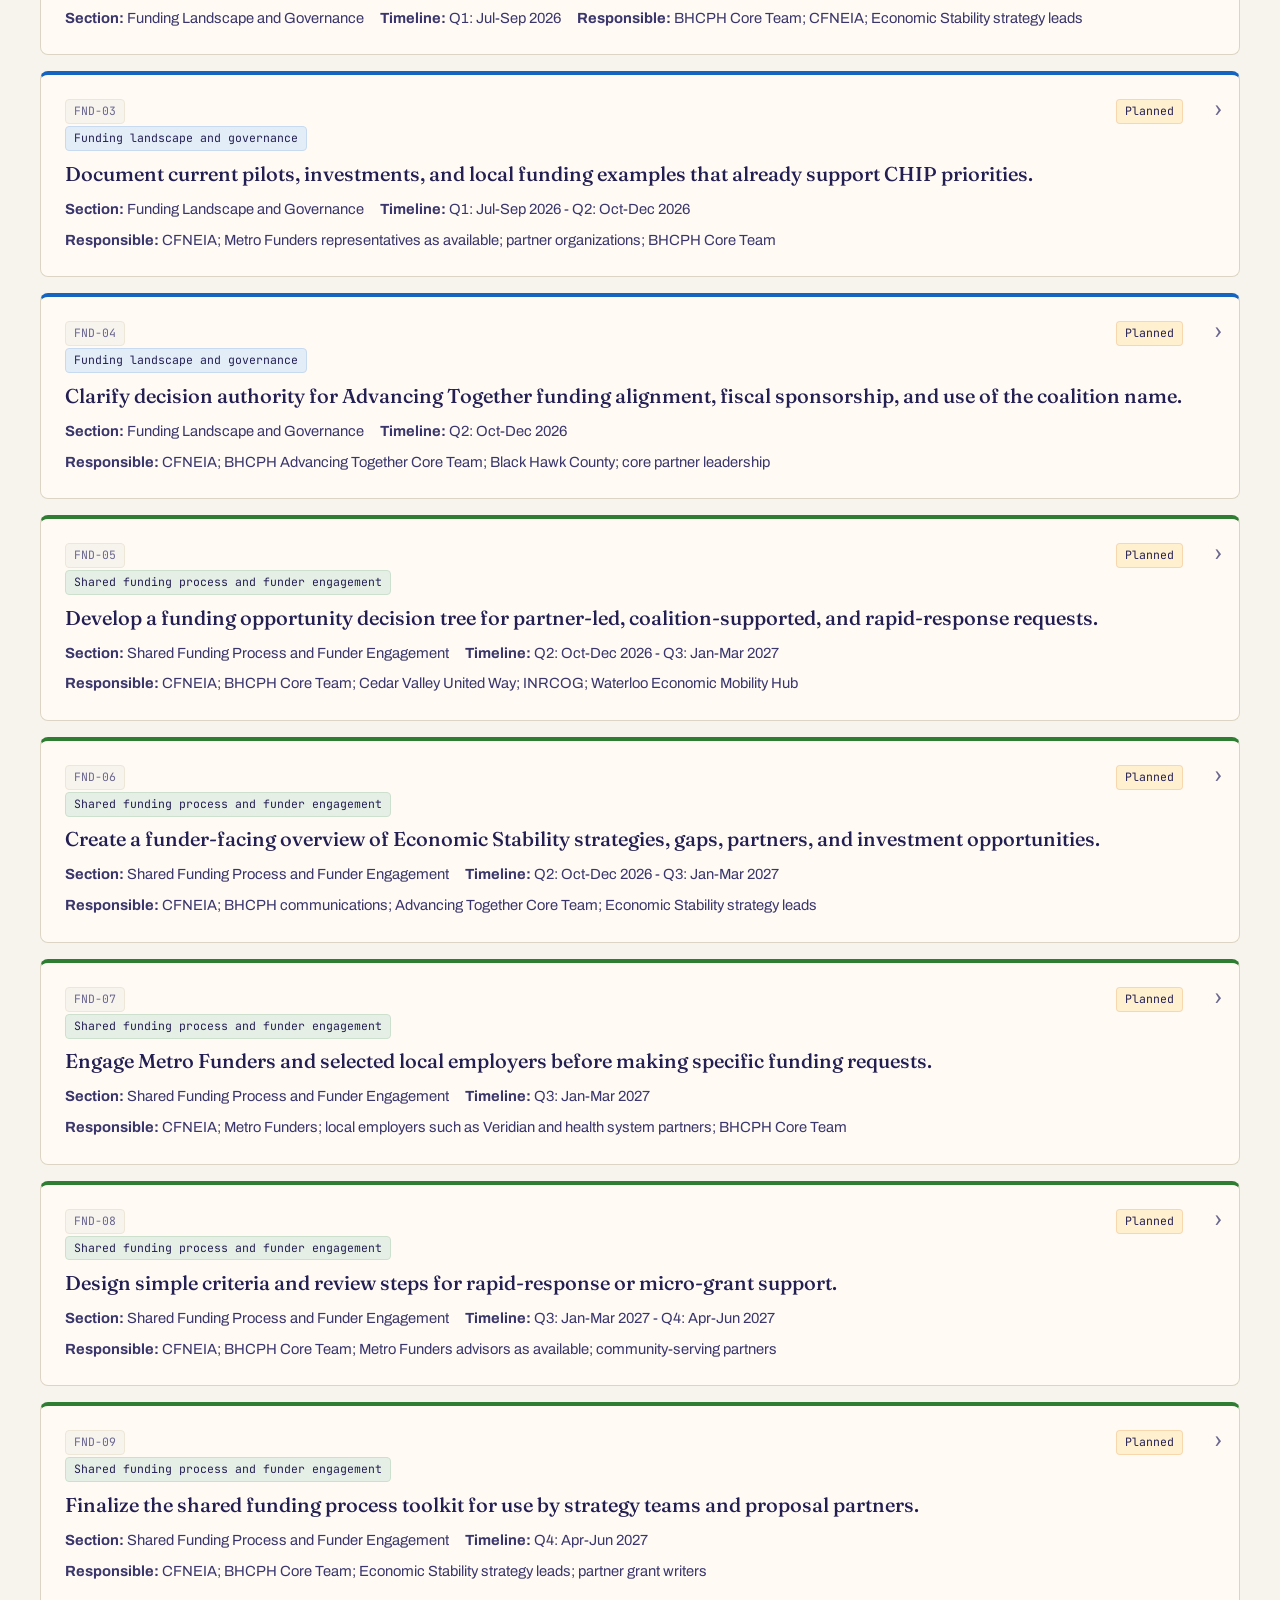
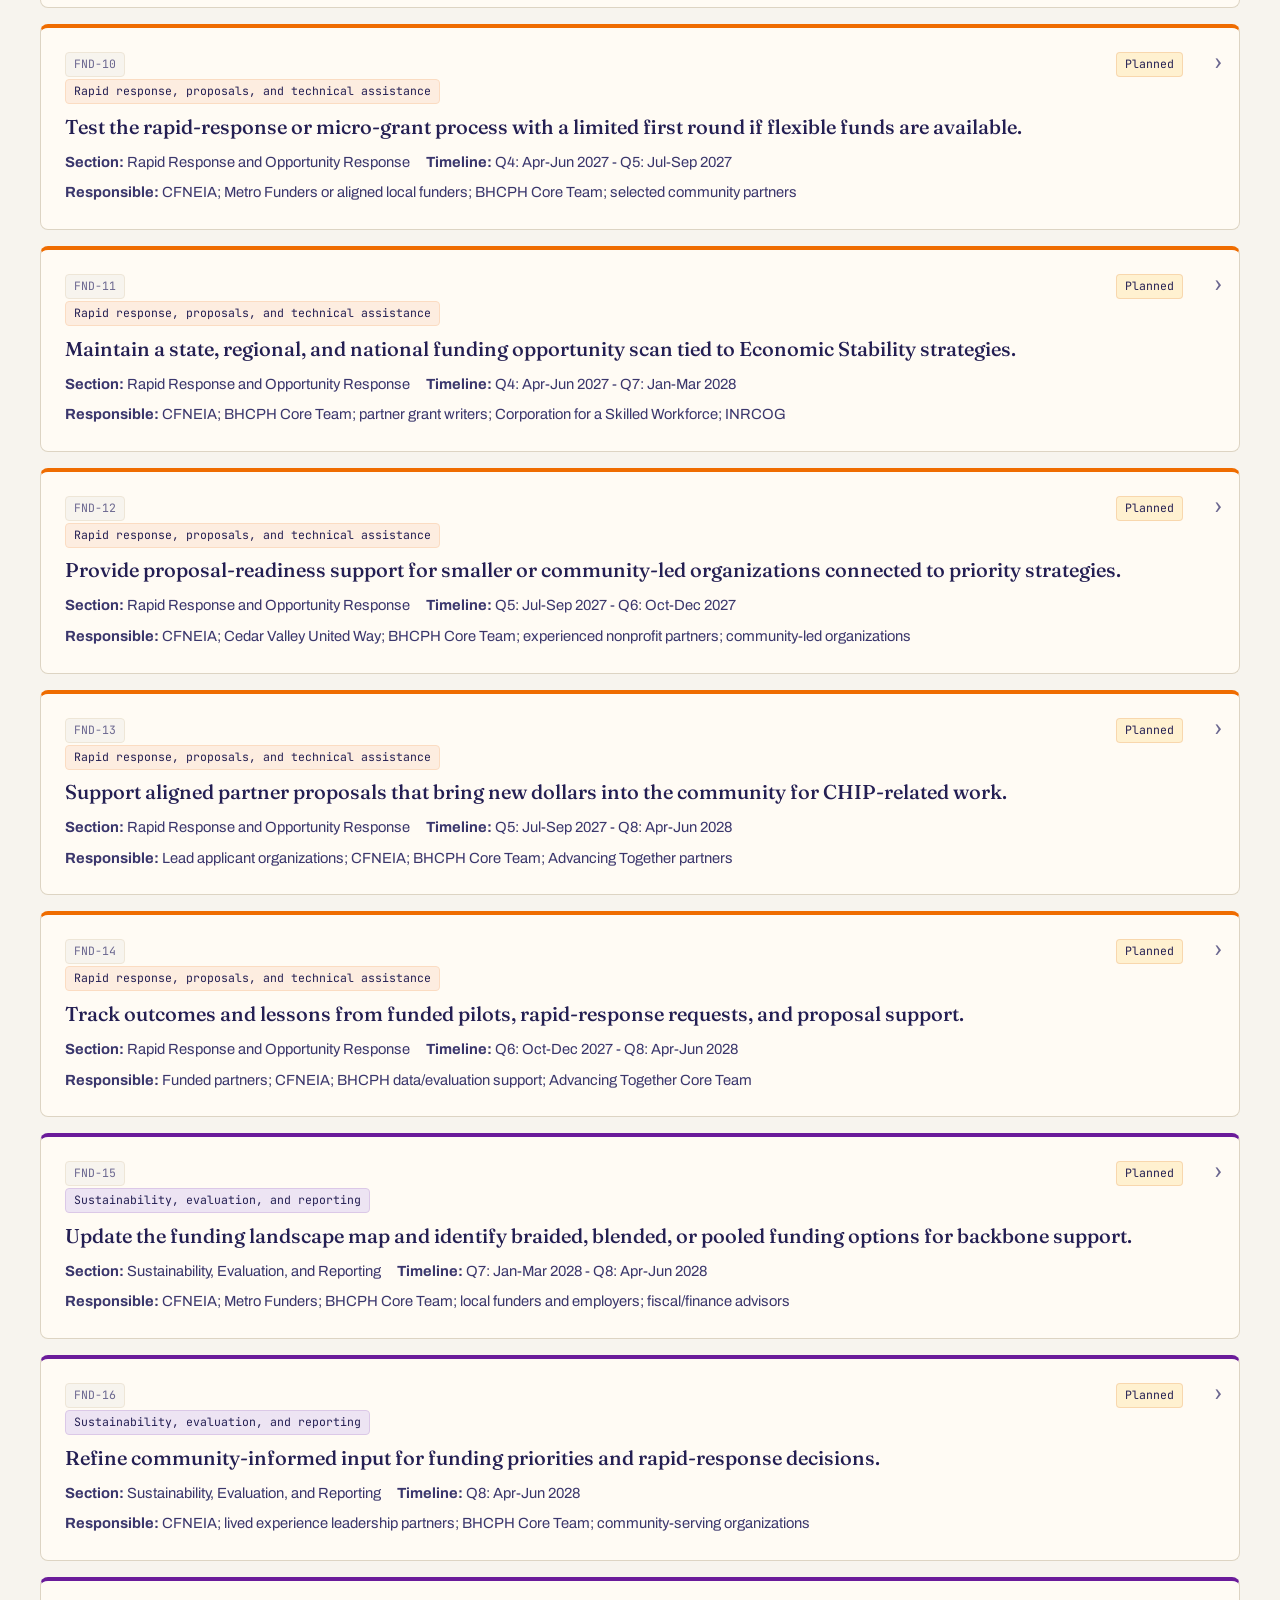
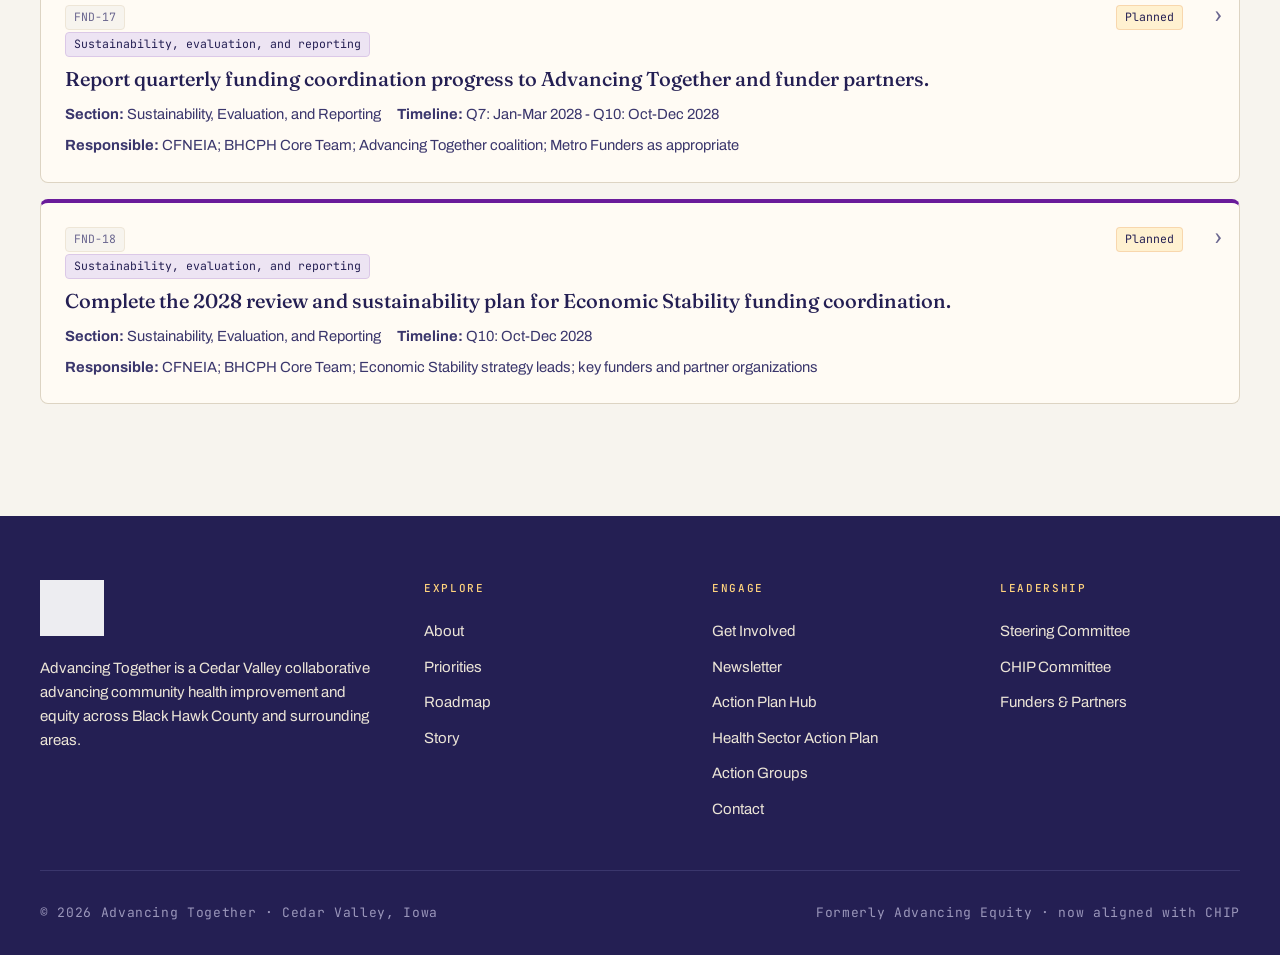
<file: action-plans/funding.html>
<!DOCTYPE html>
<html lang="en">
<head>
  <meta charset="UTF-8" />
  <meta name="viewport" content="width=device-width, initial-scale=1.0" />
  <title>Funding Action Plan | Advancing Together</title>
  <meta name="description" content="Static public dashboard for the Advancing Together Health Sector CHIP action plan, including Gantt timeline, action details, responsible parties, and public updates." />
  <link rel="icon" type="image/png" href="../AT-logo.png" />
  <link rel="preconnect" href="https://fonts.googleapis.com" />
  <link rel="preconnect" href="https://fonts.gstatic.com" crossorigin />
  <link href="https://fonts.googleapis.com/css2?family=Fraunces:ital,opsz,wght,SOFT,WONK@0,9..144,300..700,0..100,0..1;1,9..144,300..700,0..100,0..1&family=Archivo:wght@400;500;600;700&family=JetBrains+Mono:wght@400;500&display=swap" rel="stylesheet" />
  <link rel="stylesheet" href="../assets/css/site.css" />
</head>
<body class="action-plan-page">
  <a class="skip-link" href="#main-content">Skip to content</a>

  <nav class="nav" id="nav">
    <div class="container container--wide">
      <div class="nav__inner">
        <a href="../index.html" class="nav__brand" aria-label="Advancing Together home">
          <img src="../AT-logo.png" alt="" />
          <span class="nav__brand-text">
            <span class="nav__brand-name">Advancing Together</span>
            <span class="nav__brand-loc">Cedar Valley &middot; Iowa</span>
          </span>
        </a>
        <ul class="nav__desktop" role="menubar">
          <li><a href="../index.html#about">About</a></li>
          <li><a href="../index.html#priorities">Priorities</a></li>
          <li><a href="../index.html#roadmap">Roadmap</a></li>
          <li><a href="../index.html#partners">Partners</a></li>
          <li><a href="index.html" class="active">Action Plans</a></li>
          <li><a href="../action-groups.html">Action Groups</a></li>
          <li><a href="../get-involved.html">Get Involved</a></li>
        </ul>
        <a href="../get-involved.html" class="nav__cta">
          Join the list
          <svg class="nav__cta-arrow" width="12" height="12" viewBox="0 0 12 12" fill="none" aria-hidden="true"><path d="M2 6H10M10 6L6 2M10 6L6 10" stroke="currentColor" stroke-width="1.5" stroke-linecap="round" stroke-linejoin="round"/></svg>
        </a>
        <button class="nav__toggle" id="nav-toggle" aria-label="Open navigation menu" aria-expanded="false" aria-controls="mobile-nav">
          <span></span><span></span><span></span>
        </button>
      </div>
    </div>
  </nav>

  <div class="mobile-nav" id="mobile-nav" aria-hidden="true">
    <button class="mobile-nav__close" id="mobile-close" aria-label="Close menu">Close</button>
    <ul>
      <li><a href="../index.html#about"><span class="num">01</span>About</a></li>
      <li><a href="../index.html#priorities"><span class="num">02</span>Priorities</a></li>
      <li><a href="../index.html#roadmap"><span class="num">03</span>Roadmap</a></li>
      <li><a href="../index.html#partners"><span class="num">04</span>Partners</a></li>
      <li><a href="index.html"><span class="num">05</span>Action Plans</a></li>
      <li><a href="../action-groups.html"><span class="num">06</span>Action Groups</a></li>
      <li><a href="../get-involved.html"><span class="num">07</span>Get Involved</a></li>
      <li><a href="../newsletter.html"><span class="num">08</span>Newsletter</a></li>
    </ul>
    <a href="../get-involved.html" class="mobile-nav__cta">
      Join our email list
      <svg width="14" height="14" viewBox="0 0 12 12" fill="none" aria-hidden="true"><path d="M2 6H10M10 6L6 2M10 6L6 10" stroke="currentColor" stroke-width="1.5" stroke-linecap="round" stroke-linejoin="round"/></svg>
    </a>
  </div>

  <header class="page-header action-plan-hero">
    <div class="container">
      <div class="page-header__meta">
        <a href="../index.html">&larr; Advancing Together</a>
        <span>&middot;</span>
        <span>Action Plans</span>
      </div>
      <div class="action-plan-hero__grid" data-action-plan-root data-plan-url="../data/funding.json">
        <div>
          <span class="eyebrow">Community Health Improvement Plan</span>
          <h1 id="plan-title" class="reveal">Funding and Infrastructure Action Plan</h1>
          <p class="page-header__lede reveal reveal--delay-1" id="plan-purpose">Loading the Funding action plan.</p>
          <div class="action-plan-actions reveal reveal--delay-2">
            <a href="../downloads/Funding_and_Infrastructure_Action_Plan_FY26-28.docx" class="btn btn--primary" data-download-link download>
              Download Word snapshot
              <svg width="12" height="12" viewBox="0 0 12 12" fill="none" aria-hidden="true"><path d="M6 1V9M6 9L3 6M6 9L9 6M2 11H10" stroke="currentColor" stroke-width="1.5" stroke-linecap="round" stroke-linejoin="round"/></svg>
            </a>
            <a href="https://forms.office.com/Pages/ResponsePage.aspx?id=tvVgma76s0uhIsQ6zuqgbQQpxjNd7KhJvo_KYRIA9llUNDBCVzI2SlFYTkczVFVNRk4wVFY4NE1GMC4u" class="btn btn--secondary" data-update-link target="_blank" rel="noopener">
              Submit an update
              <svg width="12" height="12" viewBox="0 0 12 12" fill="none" aria-hidden="true"><path d="M2 6H10M10 6L6 2M10 6L6 10" stroke="currentColor" stroke-width="1.5" stroke-linecap="round" stroke-linejoin="round"/></svg>
            </a>
          </div>
          <div class="plan-switcher reveal reveal--delay-2">
            <label for="plan-switcher">View another action plan</label>
            <select id="plan-switcher">
              <option value="health-sector.html">Health Sector</option>
              <option value="funding.html">Funding</option>
              <option value="workforce.html">Workforce</option>
              <option value="communications.html">Communications</option>
              <option value="lived-experience.html">Lived Experiences</option>
              <option value="policy.html">Policy</option>
            </select>
          </div>
        </div>
        <aside class="action-plan-hero__aside reveal reveal--delay-2" aria-label="Plan facts">
          <div class="action-plan-facts">
            <div class="action-plan-fact">
              <div class="action-plan-fact__label">Prepared for</div>
              <div class="action-plan-fact__value" id="plan-prepared-for">Black Hawk County Public Health and Advancing Together</div>
            </div>
            <div class="action-plan-fact">
              <div class="action-plan-fact__label">Plan period</div>
              <div class="action-plan-fact__value" id="plan-period">July 2026-December 2028</div>
            </div>
            <div class="action-plan-fact">
              <div class="action-plan-fact__label">Last updated</div>
              <div class="action-plan-fact__value" id="plan-last-updated">May 26, 2026</div>
            </div>
            <div class="action-plan-fact">
              <div class="action-plan-fact__label">Coalition role</div>
              <div class="action-plan-fact__value" id="plan-coalition-role">Advancing Together convenes, aligns, supports, and tracks this work.</div>
            </div>
          </div>
        </aside>
      </div>
    </div>
  </header>

  <main id="main-content">
    <section class="section section--deep" aria-labelledby="objectives-heading">
      <div class="container">
        <div class="section-head reveal">
          <div class="section-head__meta">
            <span class="section-num">&sect; 01</span>
            <span class="eyebrow">Objective Outcomes</span>
          </div>
          <h2 class="section-head__title" id="objectives-heading">The Funding plan connects investment needs, funder alignment, and coalition infrastructure into one <em>shared timeline.</em></h2>
        </div>
        <div class="objective-strip" id="objective-strip" aria-live="polite"></div>
      </div>
    </section>

    <section class="section" id="workplan" aria-labelledby="workplan-heading">
      <div class="container container--wide">
        <div class="section-head reveal">
          <div class="section-head__meta">
            <span class="section-num">&sect; 02</span>
            <span class="eyebrow">Action Plan Hub</span>
          </div>
          <h2 class="section-head__title" id="workplan-heading">Filter the work by section, objective, responsible party, quarter, or status.</h2>
        </div>

        <noscript>
          <div class="error-state">This static action plan uses front-end JavaScript to load local JSON data. Please enable JavaScript to view the Gantt chart and action details.</div>
        </noscript>

        <div class="filter-panel reveal">
          <div class="filter-panel__header">
            <h3 class="filter-panel__title">Filters</h3>
            <div class="results-note" id="result-count" aria-live="polite">Loading actions</div>
          </div>
          <div class="filter-grid">
            <div class="filter-field">
              <label for="filter-section">Section</label>
              <select id="filter-section"></select>
            </div>
            <div class="filter-field">
              <label for="filter-objective">Objective</label>
              <select id="filter-objective"></select>
            </div>
            <div class="filter-field">
              <label for="filter-responsible">Responsible party</label>
              <select id="filter-responsible"></select>
            </div>
            <div class="filter-field">
              <label for="filter-quarter">Quarter</label>
              <select id="filter-quarter"></select>
            </div>
            <div class="filter-field">
              <label for="filter-status">Status</label>
              <select id="filter-status"></select>
            </div>
          </div>
          <div class="action-plan-actions">
            <button class="btn btn--ghost" type="button" id="reset-filters">Reset filters</button>
          </div>
        </div>

        <div id="plan-loading" class="loading-state" aria-live="polite">Loading Health Sector action plan data.</div>

        <div class="chart-region reveal">
          <div class="objective-legend" id="objective-legend" aria-label="Objective color legend"></div>
          <section class="chart-wrap" aria-label="Accordion Gantt chart">
            <div class="chart" id="gantt-chart"></div>
          </section>
          <p class="chart-notes">Combined rows are for scanning across time. Expand each section with the caret to view the individual action-plan line items and their objective colors.</p>
        </div>

        <div class="action-details" aria-labelledby="details-heading">
          <div class="section-head" style="margin-bottom:1.5rem;">
            <div class="section-head__meta">
              <span class="section-num">&sect; 03</span>
              <span class="eyebrow">Action Details</span>
            </div>
            <h2 class="section-head__title" id="details-heading">Line-item tasks, resources, indicators, and public updates.</h2>
          </div>
          <div id="action-details" aria-live="polite"></div>
        </div>
      </div>
    </section>
  </main>

  <footer class="footer">
    <div class="container container--wide">
      <div class="footer__inner">
        <div class="footer__brand">
          <img src="../AT-logo.png" alt="Advancing Together" />
          <p>Advancing Together is a Cedar Valley collaborative advancing community health improvement and equity across Black Hawk County and surrounding areas.</p>
        </div>
        <div class="footer__col">
          <h4>Explore</h4>
          <ul>
            <li><a href="../index.html#about">About</a></li>
            <li><a href="../index.html#priorities">Priorities</a></li>
            <li><a href="../index.html#roadmap">Roadmap</a></li>
            <li><a href="../index.html#story">Story</a></li>
          </ul>
        </div>
        <div class="footer__col">
          <h4>Engage</h4>
          <ul>
            <li><a href="../get-involved.html">Get Involved</a></li>
            <li><a href="../newsletter.html">Newsletter</a></li>
            <li><a href="index.html">Action Plan Hub</a></li>
            <li><a href="health-sector.html">Health Sector Action Plan</a></li>
            <li><a href="../action-groups.html">Action Groups</a></li>
            <li><a href="../index.html#connect">Contact</a></li>
          </ul>
        </div>
        <div class="footer__col">
          <h4>Leadership</h4>
          <ul>
            <li><a href="../index.html#partners">Steering Committee</a></li>
            <li><a href="../index.html#partners">CHIP Committee</a></li>
            <li><a href="../index.html#connect">Funders &amp; Partners</a></li>
          </ul>
        </div>
      </div>
      <div class="footer__bottom">
        <div>&copy; 2026 Advancing Together &middot; Cedar Valley, Iowa</div>
        <div>Formerly Advancing Equity &middot; now aligned with CHIP</div>
      </div>
    </div>
  </footer>

  <script src="../script.js"></script>
  <script src="../assets/js/action-plan.js"></script>
</body>
</html>
</file>
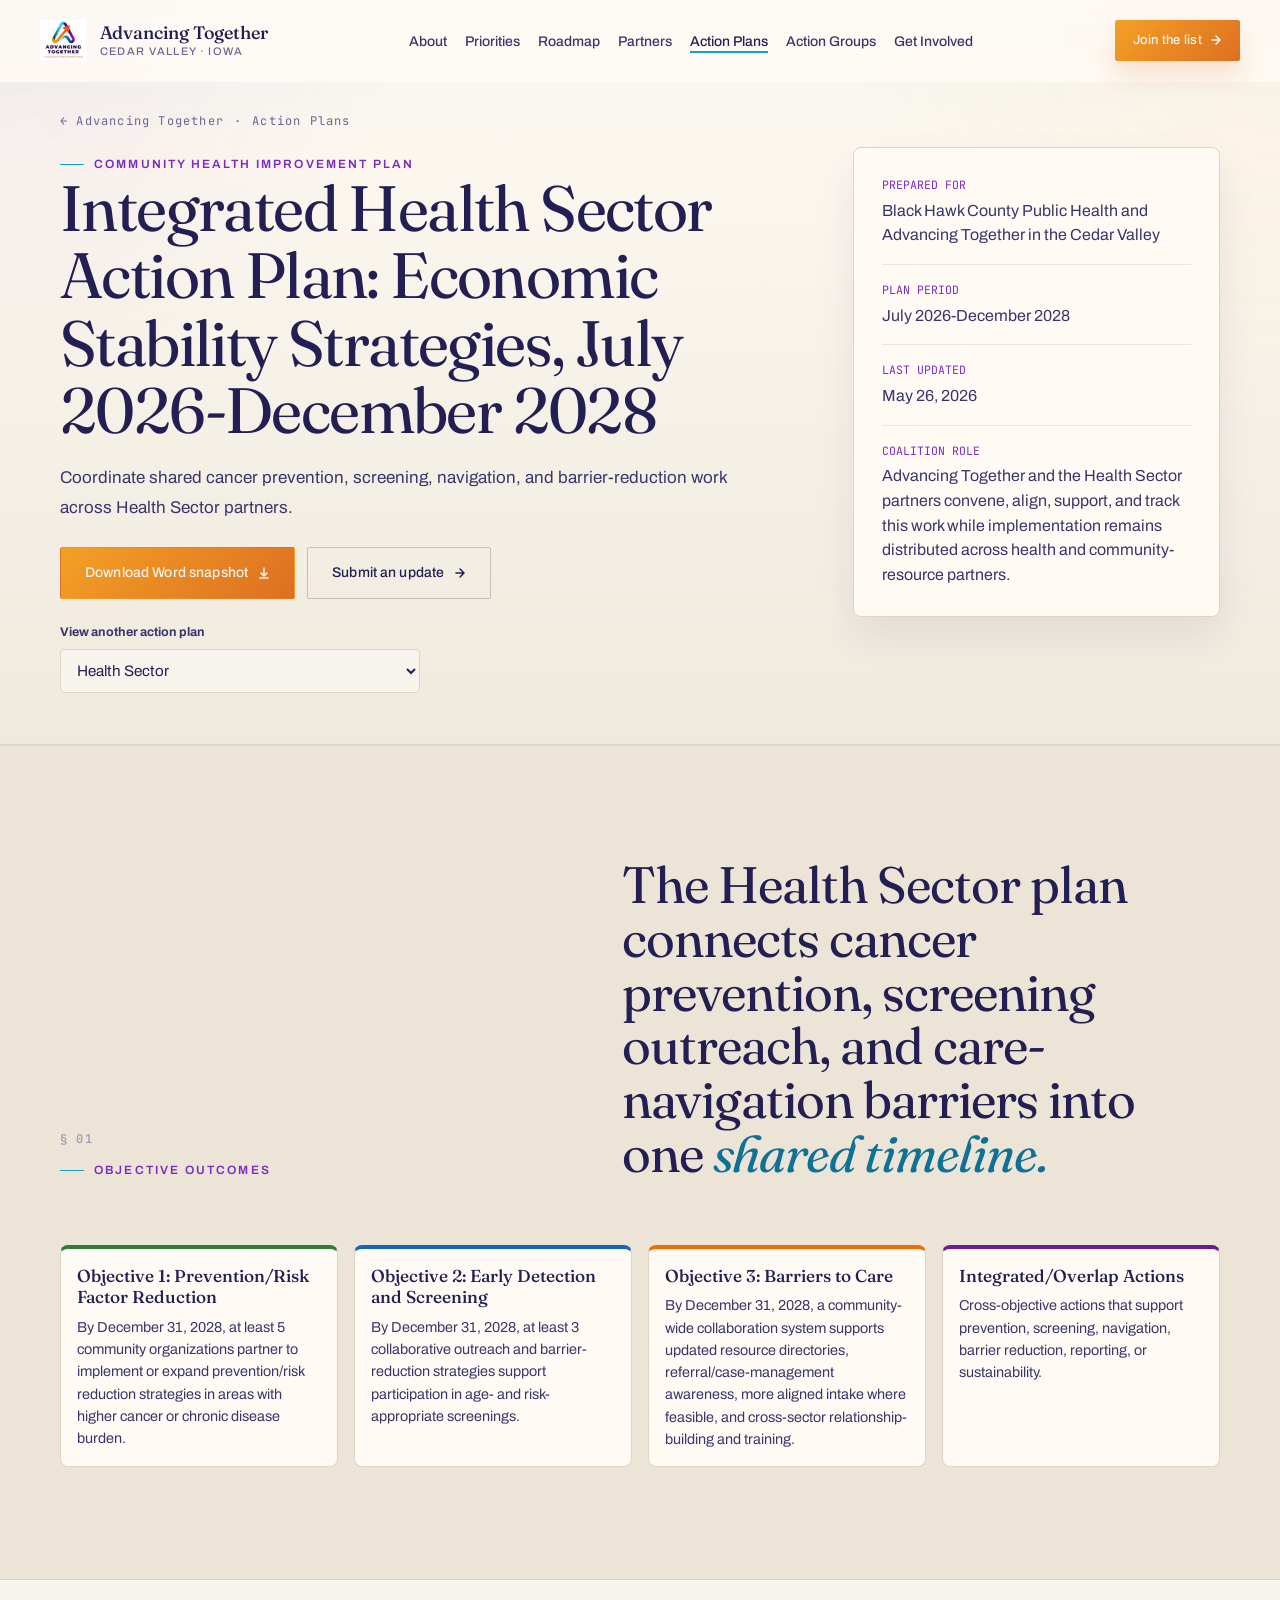
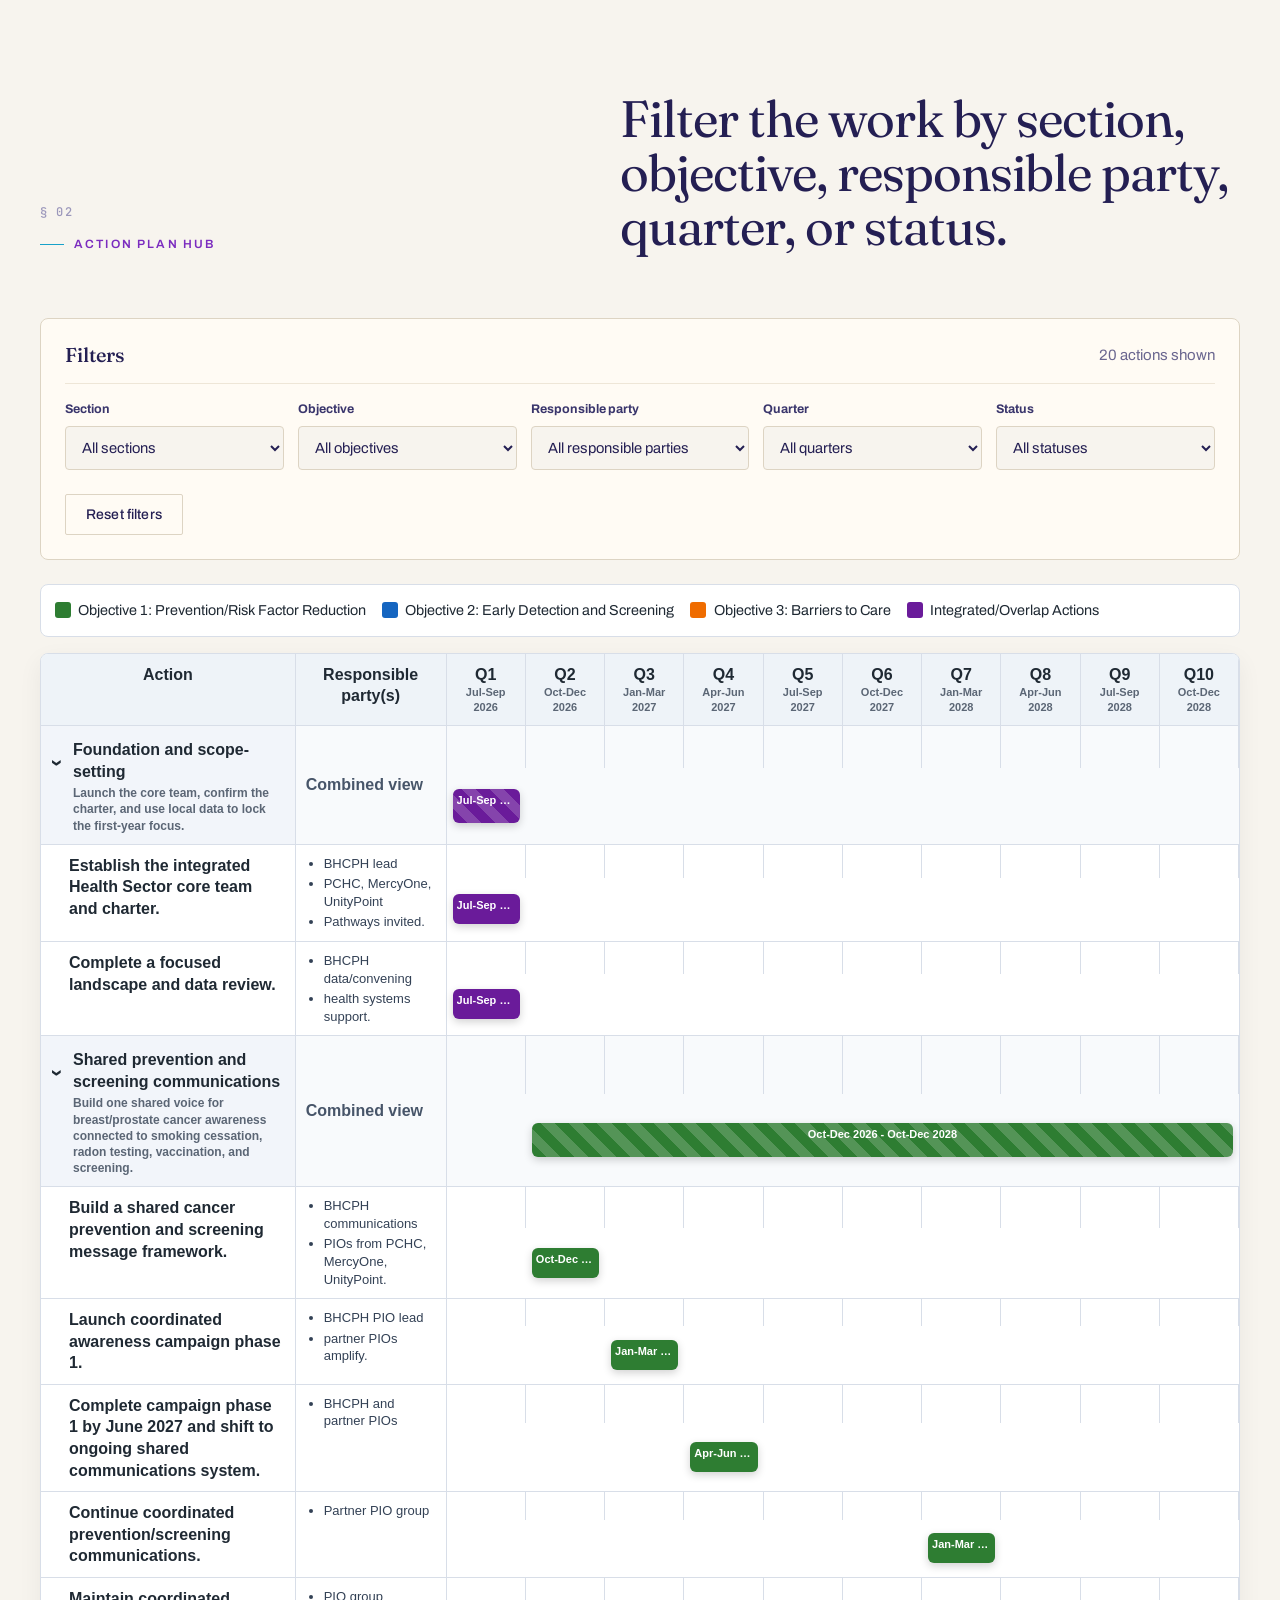
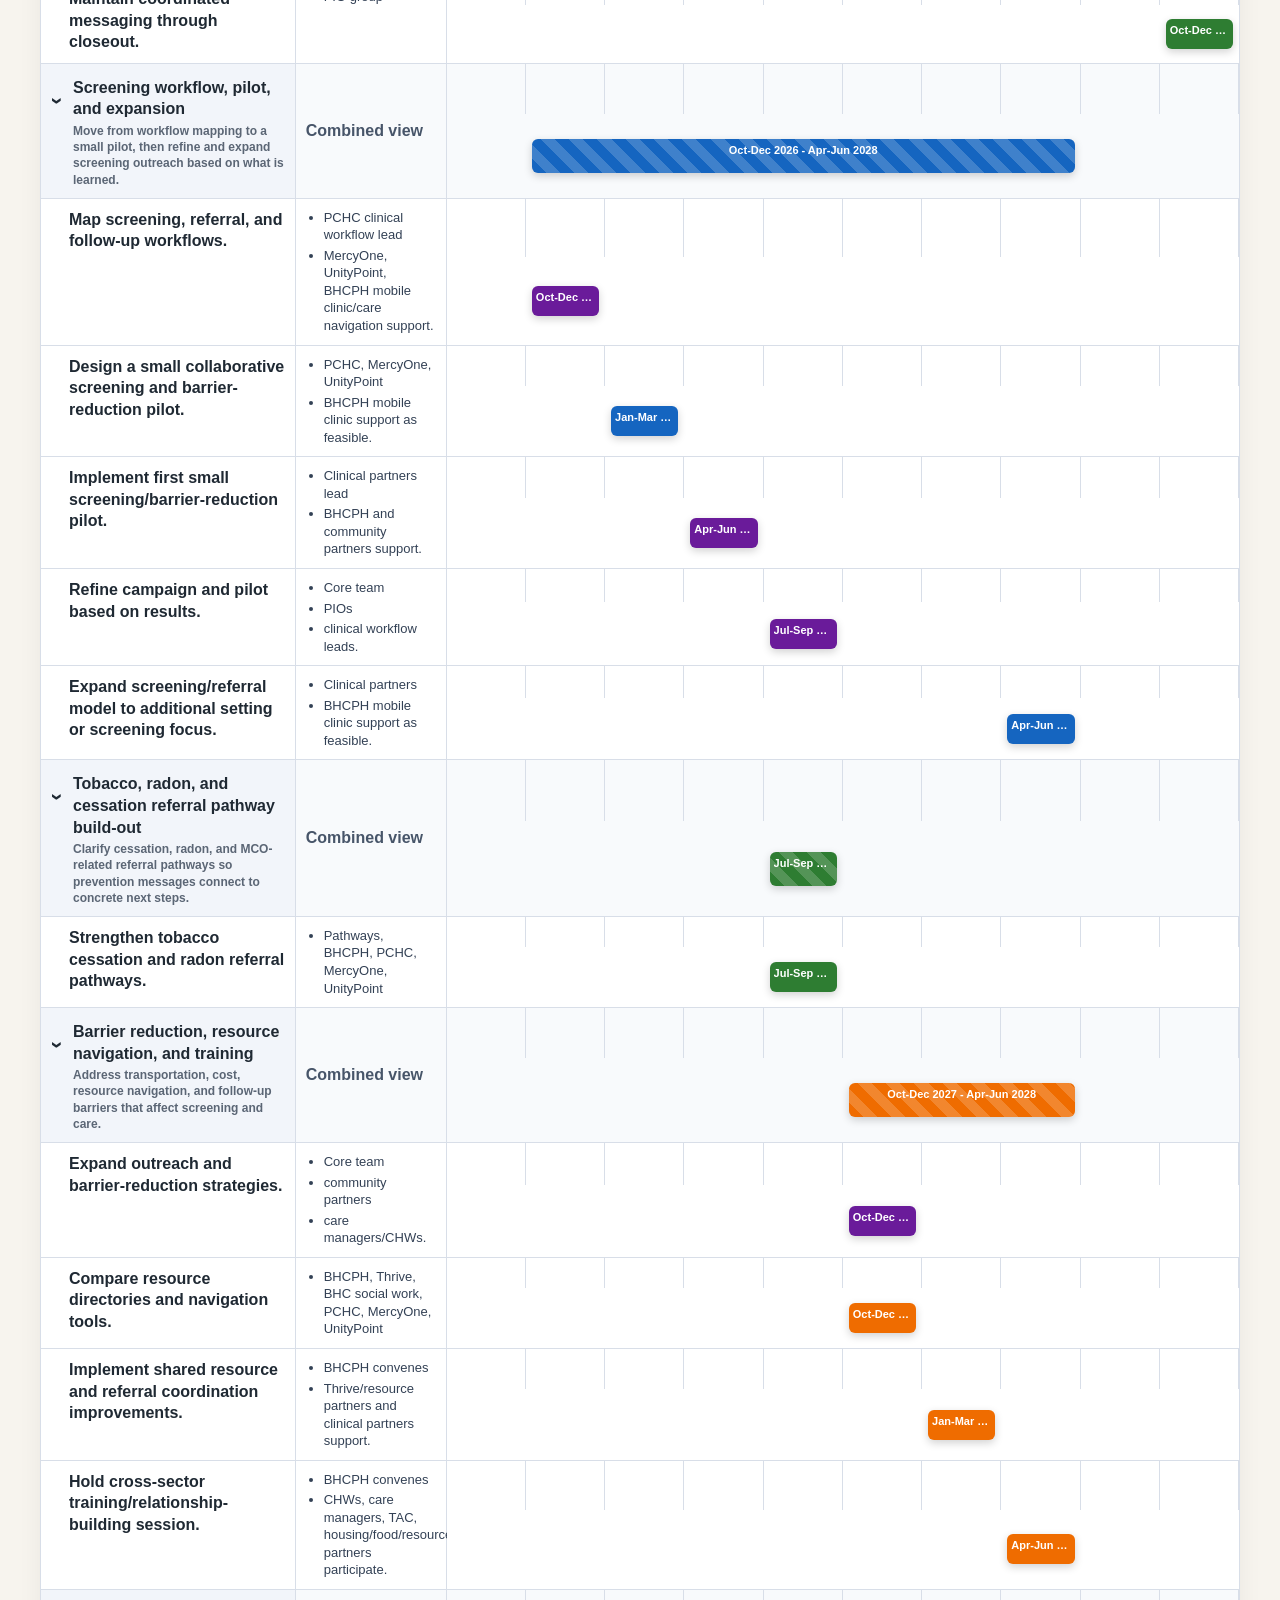
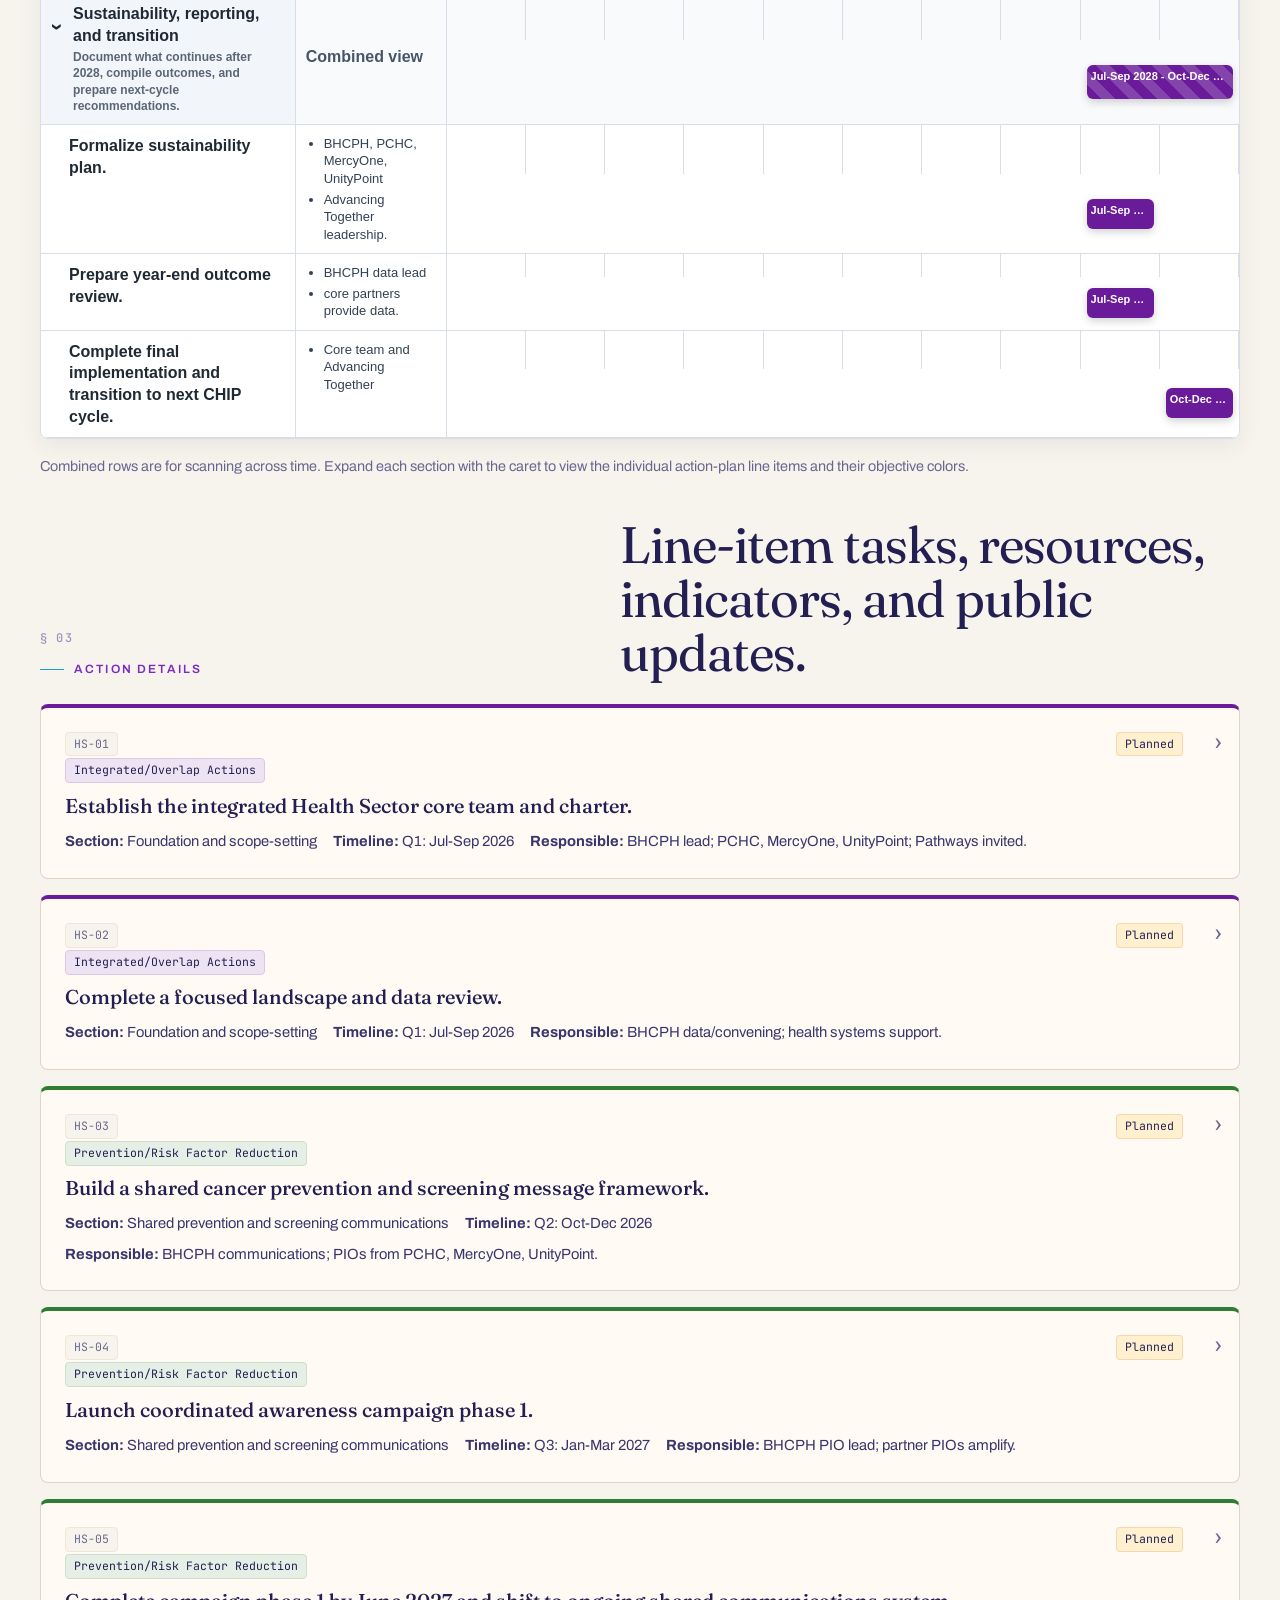
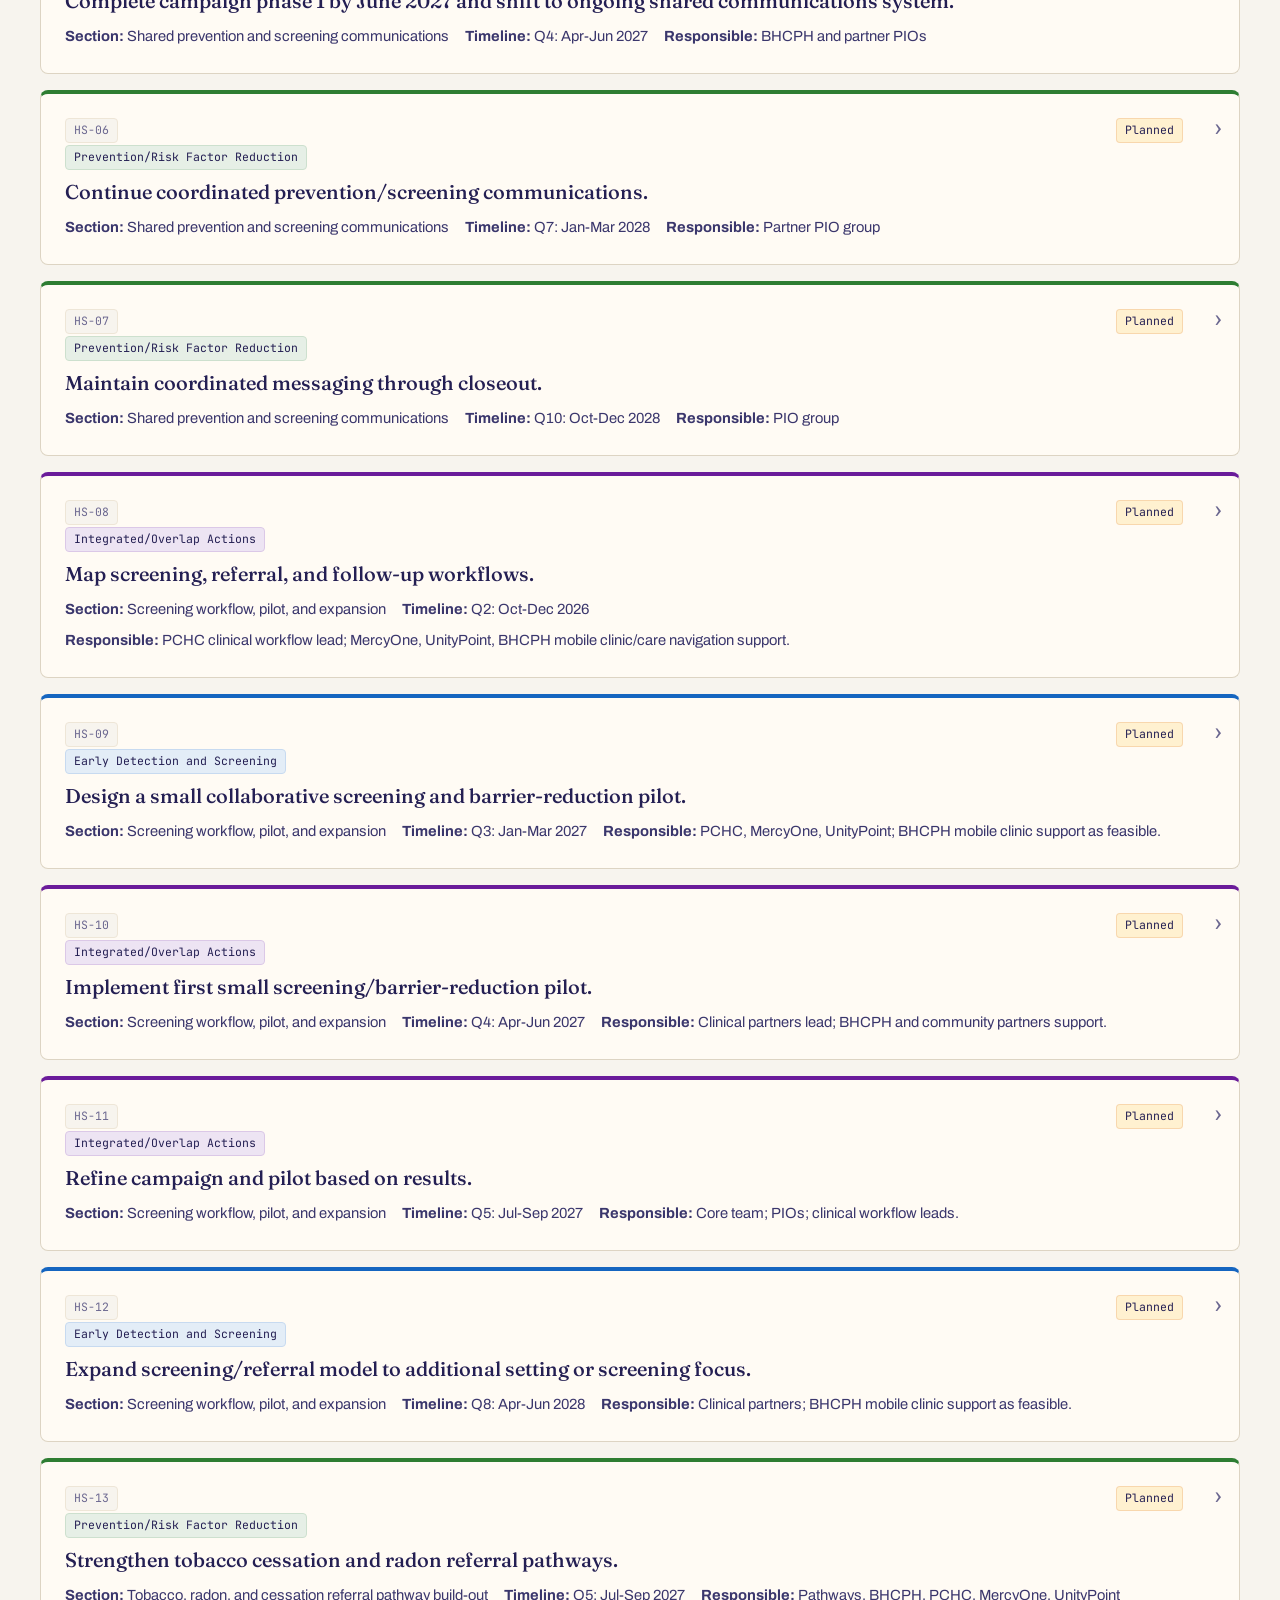
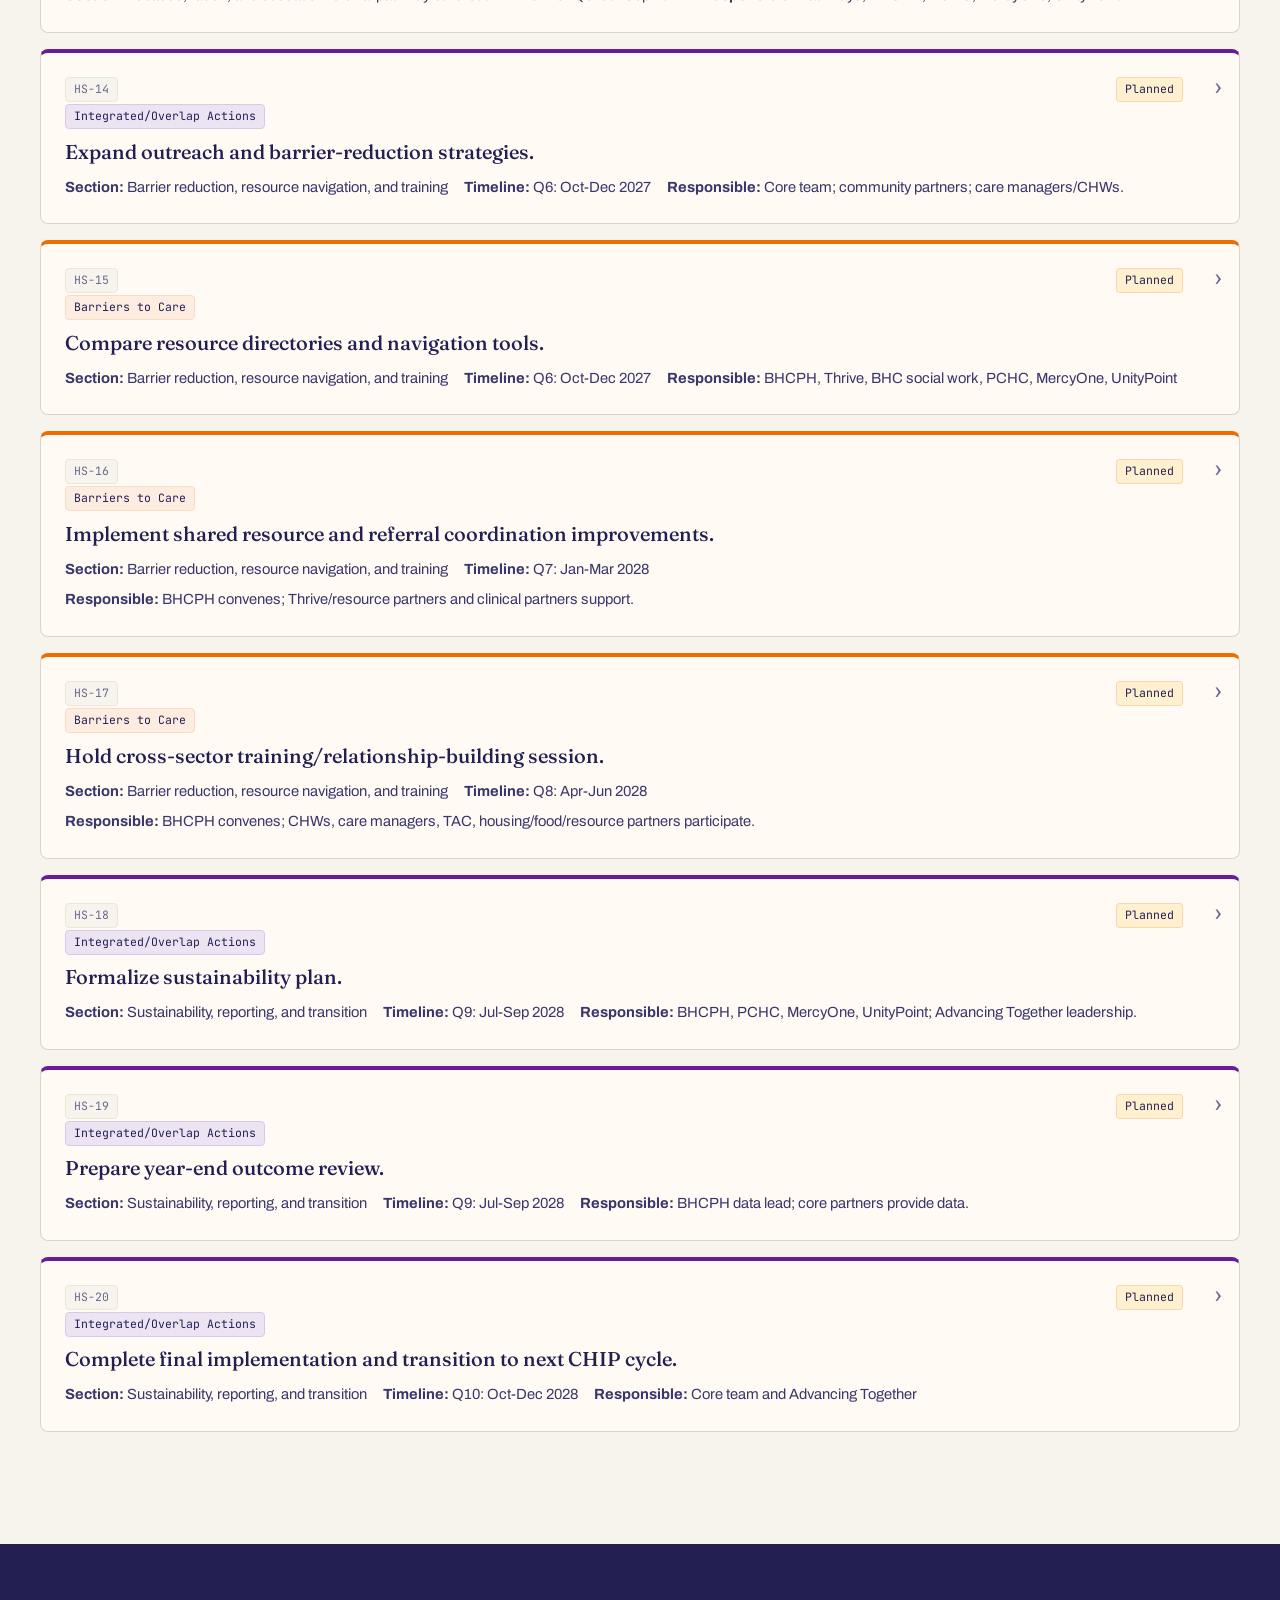
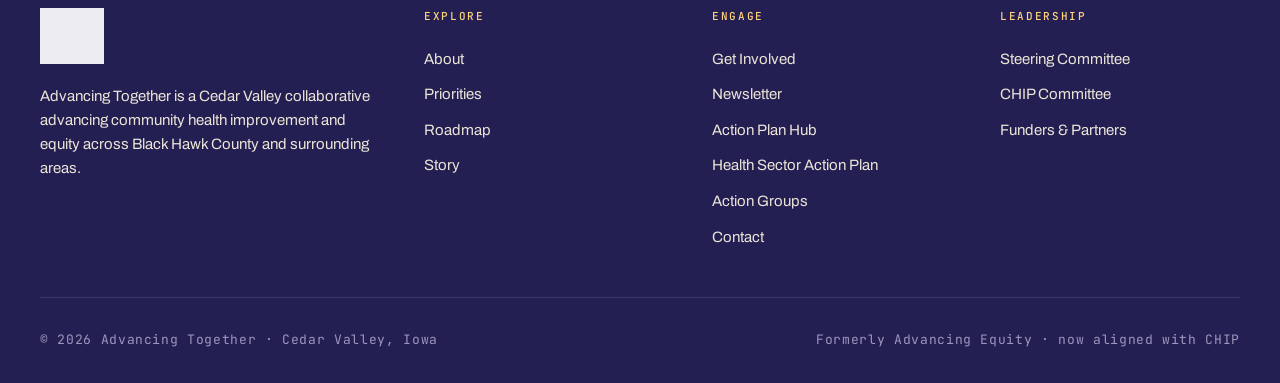
<file: action-plans/health-sector.html>
<!DOCTYPE html>
<html lang="en">
<head>
  <meta charset="UTF-8" />
  <meta name="viewport" content="width=device-width, initial-scale=1.0" />
  <title>Health Sector Action Plan | Advancing Together</title>
  <meta name="description" content="Static public dashboard for the Advancing Together Health Sector CHIP action plan, including Gantt timeline, action details, responsible parties, and public updates." />
  <link rel="icon" type="image/png" href="../AT-logo.png" />
  <link rel="preconnect" href="https://fonts.googleapis.com" />
  <link rel="preconnect" href="https://fonts.gstatic.com" crossorigin />
  <link href="https://fonts.googleapis.com/css2?family=Fraunces:ital,opsz,wght,SOFT,WONK@0,9..144,300..700,0..100,0..1;1,9..144,300..700,0..100,0..1&family=Archivo:wght@400;500;600;700&family=JetBrains+Mono:wght@400;500&display=swap" rel="stylesheet" />
  <link rel="stylesheet" href="../assets/css/site.css" />
</head>
<body class="action-plan-page">
  <a class="skip-link" href="#main-content">Skip to content</a>

  <nav class="nav" id="nav">
    <div class="container container--wide">
      <div class="nav__inner">
        <a href="../index.html" class="nav__brand" aria-label="Advancing Together home">
          <img src="../AT-logo.png" alt="" />
          <span class="nav__brand-text">
            <span class="nav__brand-name">Advancing Together</span>
            <span class="nav__brand-loc">Cedar Valley &middot; Iowa</span>
          </span>
        </a>
        <ul class="nav__desktop" role="menubar">
          <li><a href="../index.html#about">About</a></li>
          <li><a href="../index.html#priorities">Priorities</a></li>
          <li><a href="../index.html#roadmap">Roadmap</a></li>
          <li><a href="../index.html#partners">Partners</a></li>
          <li><a href="index.html" class="active">Action Plans</a></li>
          <li><a href="../action-groups.html">Action Groups</a></li>
          <li><a href="../get-involved.html">Get Involved</a></li>
        </ul>
        <a href="../get-involved.html" class="nav__cta">
          Join the list
          <svg class="nav__cta-arrow" width="12" height="12" viewBox="0 0 12 12" fill="none" aria-hidden="true"><path d="M2 6H10M10 6L6 2M10 6L6 10" stroke="currentColor" stroke-width="1.5" stroke-linecap="round" stroke-linejoin="round"/></svg>
        </a>
        <button class="nav__toggle" id="nav-toggle" aria-label="Open navigation menu" aria-expanded="false" aria-controls="mobile-nav">
          <span></span><span></span><span></span>
        </button>
      </div>
    </div>
  </nav>

  <div class="mobile-nav" id="mobile-nav" aria-hidden="true">
    <button class="mobile-nav__close" id="mobile-close" aria-label="Close menu">Close</button>
    <ul>
      <li><a href="../index.html#about"><span class="num">01</span>About</a></li>
      <li><a href="../index.html#priorities"><span class="num">02</span>Priorities</a></li>
      <li><a href="../index.html#roadmap"><span class="num">03</span>Roadmap</a></li>
      <li><a href="../index.html#partners"><span class="num">04</span>Partners</a></li>
      <li><a href="index.html"><span class="num">05</span>Action Plans</a></li>
      <li><a href="../action-groups.html"><span class="num">06</span>Action Groups</a></li>
      <li><a href="../get-involved.html"><span class="num">07</span>Get Involved</a></li>
      <li><a href="../newsletter.html"><span class="num">08</span>Newsletter</a></li>
    </ul>
    <a href="../get-involved.html" class="mobile-nav__cta">
      Join our email list
      <svg width="14" height="14" viewBox="0 0 12 12" fill="none" aria-hidden="true"><path d="M2 6H10M10 6L6 2M10 6L6 10" stroke="currentColor" stroke-width="1.5" stroke-linecap="round" stroke-linejoin="round"/></svg>
    </a>
  </div>

  <header class="page-header action-plan-hero">
    <div class="container">
      <div class="page-header__meta">
        <a href="../index.html">&larr; Advancing Together</a>
        <span>&middot;</span>
        <span>Action Plans</span>
      </div>
      <div class="action-plan-hero__grid" data-action-plan-root data-plan-url="../data/health-sector.json">
        <div>
          <span class="eyebrow">Community Health Improvement Plan</span>
          <h1 id="plan-title" class="reveal">Health Sector Action Plan</h1>
          <p class="page-header__lede reveal reveal--delay-1" id="plan-purpose">Loading the Health Sector action plan.</p>
          <div class="action-plan-actions reveal reveal--delay-2">
            <a href="../downloads/Integrated_Health_Sector_Action_Plan_FY26-28.docx" class="btn btn--primary" data-download-link download>
              Download Word snapshot
              <svg width="12" height="12" viewBox="0 0 12 12" fill="none" aria-hidden="true"><path d="M6 1V9M6 9L3 6M6 9L9 6M2 11H10" stroke="currentColor" stroke-width="1.5" stroke-linecap="round" stroke-linejoin="round"/></svg>
            </a>
            <a href="https://forms.office.com/Pages/ResponsePage.aspx?id=tvVgma76s0uhIsQ6zuqgbQQpxjNd7KhJvo_KYRIA9llUNDBCVzI2SlFYTkczVFVNRk4wVFY4NE1GMC4u" class="btn btn--secondary" data-update-link target="_blank" rel="noopener">
              Submit an update
              <svg width="12" height="12" viewBox="0 0 12 12" fill="none" aria-hidden="true"><path d="M2 6H10M10 6L6 2M10 6L6 10" stroke="currentColor" stroke-width="1.5" stroke-linecap="round" stroke-linejoin="round"/></svg>
            </a>
          </div>
          <div class="plan-switcher reveal reveal--delay-2">
            <label for="plan-switcher">View another action plan</label>
            <select id="plan-switcher">
              <option value="health-sector.html">Health Sector</option>
              <option value="funding.html">Funding</option>
              <option value="workforce.html">Workforce</option>
              <option value="communications.html">Communications</option>
              <option value="lived-experience.html">Lived Experiences</option>
              <option value="policy.html">Policy</option>
            </select>
          </div>
        </div>
        <aside class="action-plan-hero__aside reveal reveal--delay-2" aria-label="Plan facts">
          <div class="action-plan-facts">
            <div class="action-plan-fact">
              <div class="action-plan-fact__label">Prepared for</div>
              <div class="action-plan-fact__value" id="plan-prepared-for">Black Hawk County Public Health and Advancing Together</div>
            </div>
            <div class="action-plan-fact">
              <div class="action-plan-fact__label">Plan period</div>
              <div class="action-plan-fact__value" id="plan-period">July 2026-December 2028</div>
            </div>
            <div class="action-plan-fact">
              <div class="action-plan-fact__label">Last updated</div>
              <div class="action-plan-fact__value" id="plan-last-updated">May 26, 2026</div>
            </div>
            <div class="action-plan-fact">
              <div class="action-plan-fact__label">Coalition role</div>
              <div class="action-plan-fact__value" id="plan-coalition-role">Advancing Together convenes, aligns, supports, and tracks this work.</div>
            </div>
          </div>
        </aside>
      </div>
    </div>
  </header>

  <main id="main-content">
    <section class="section section--deep" aria-labelledby="objectives-heading">
      <div class="container">
        <div class="section-head reveal">
          <div class="section-head__meta">
            <span class="section-num">&sect; 01</span>
            <span class="eyebrow">Objective Outcomes</span>
          </div>
          <h2 class="section-head__title" id="objectives-heading">The Health Sector plan connects cancer prevention, screening outreach, and care-navigation barriers into one <em>shared timeline.</em></h2>
        </div>
        <div class="objective-strip" id="objective-strip" aria-live="polite"></div>
      </div>
    </section>

    <section class="section" id="workplan" aria-labelledby="workplan-heading">
      <div class="container container--wide">
        <div class="section-head reveal">
          <div class="section-head__meta">
            <span class="section-num">&sect; 02</span>
            <span class="eyebrow">Action Plan Hub</span>
          </div>
          <h2 class="section-head__title" id="workplan-heading">Filter the work by section, objective, responsible party, quarter, or status.</h2>
        </div>

        <noscript>
          <div class="error-state">This static action plan uses front-end JavaScript to load local JSON data. Please enable JavaScript to view the Gantt chart and action details.</div>
        </noscript>

        <div class="filter-panel reveal">
          <div class="filter-panel__header">
            <h3 class="filter-panel__title">Filters</h3>
            <div class="results-note" id="result-count" aria-live="polite">Loading actions</div>
          </div>
          <div class="filter-grid">
            <div class="filter-field">
              <label for="filter-section">Section</label>
              <select id="filter-section"></select>
            </div>
            <div class="filter-field">
              <label for="filter-objective">Objective</label>
              <select id="filter-objective"></select>
            </div>
            <div class="filter-field">
              <label for="filter-responsible">Responsible party</label>
              <select id="filter-responsible"></select>
            </div>
            <div class="filter-field">
              <label for="filter-quarter">Quarter</label>
              <select id="filter-quarter"></select>
            </div>
            <div class="filter-field">
              <label for="filter-status">Status</label>
              <select id="filter-status"></select>
            </div>
          </div>
          <div class="action-plan-actions">
            <button class="btn btn--ghost" type="button" id="reset-filters">Reset filters</button>
          </div>
        </div>

        <div id="plan-loading" class="loading-state" aria-live="polite">Loading Health Sector action plan data.</div>

        <div class="chart-region reveal">
          <div class="objective-legend" id="objective-legend" aria-label="Objective color legend"></div>
          <section class="chart-wrap" aria-label="Accordion Gantt chart">
            <div class="chart" id="gantt-chart"></div>
          </section>
          <p class="chart-notes">Combined rows are for scanning across time. Expand each section with the caret to view the individual action-plan line items and their objective colors.</p>
        </div>

        <div class="action-details" aria-labelledby="details-heading">
          <div class="section-head" style="margin-bottom:1.5rem;">
            <div class="section-head__meta">
              <span class="section-num">&sect; 03</span>
              <span class="eyebrow">Action Details</span>
            </div>
            <h2 class="section-head__title" id="details-heading">Line-item tasks, resources, indicators, and public updates.</h2>
          </div>
          <div id="action-details" aria-live="polite"></div>
        </div>
      </div>
    </section>
  </main>

  <footer class="footer">
    <div class="container container--wide">
      <div class="footer__inner">
        <div class="footer__brand">
          <img src="../AT-logo.png" alt="Advancing Together" />
          <p>Advancing Together is a Cedar Valley collaborative advancing community health improvement and equity across Black Hawk County and surrounding areas.</p>
        </div>
        <div class="footer__col">
          <h4>Explore</h4>
          <ul>
            <li><a href="../index.html#about">About</a></li>
            <li><a href="../index.html#priorities">Priorities</a></li>
            <li><a href="../index.html#roadmap">Roadmap</a></li>
            <li><a href="../index.html#story">Story</a></li>
          </ul>
        </div>
        <div class="footer__col">
          <h4>Engage</h4>
          <ul>
            <li><a href="../get-involved.html">Get Involved</a></li>
            <li><a href="../newsletter.html">Newsletter</a></li>
            <li><a href="index.html">Action Plan Hub</a></li>
            <li><a href="health-sector.html">Health Sector Action Plan</a></li>
            <li><a href="../action-groups.html">Action Groups</a></li>
            <li><a href="../index.html#connect">Contact</a></li>
          </ul>
        </div>
        <div class="footer__col">
          <h4>Leadership</h4>
          <ul>
            <li><a href="../index.html#partners">Steering Committee</a></li>
            <li><a href="../index.html#partners">CHIP Committee</a></li>
            <li><a href="../index.html#connect">Funders &amp; Partners</a></li>
          </ul>
        </div>
      </div>
      <div class="footer__bottom">
        <div>&copy; 2026 Advancing Together &middot; Cedar Valley, Iowa</div>
        <div>Formerly Advancing Equity &middot; now aligned with CHIP</div>
      </div>
    </div>
  </footer>

  <script src="../script.js"></script>
  <script src="../assets/js/action-plan.js"></script>
</body>
</html>
</file>
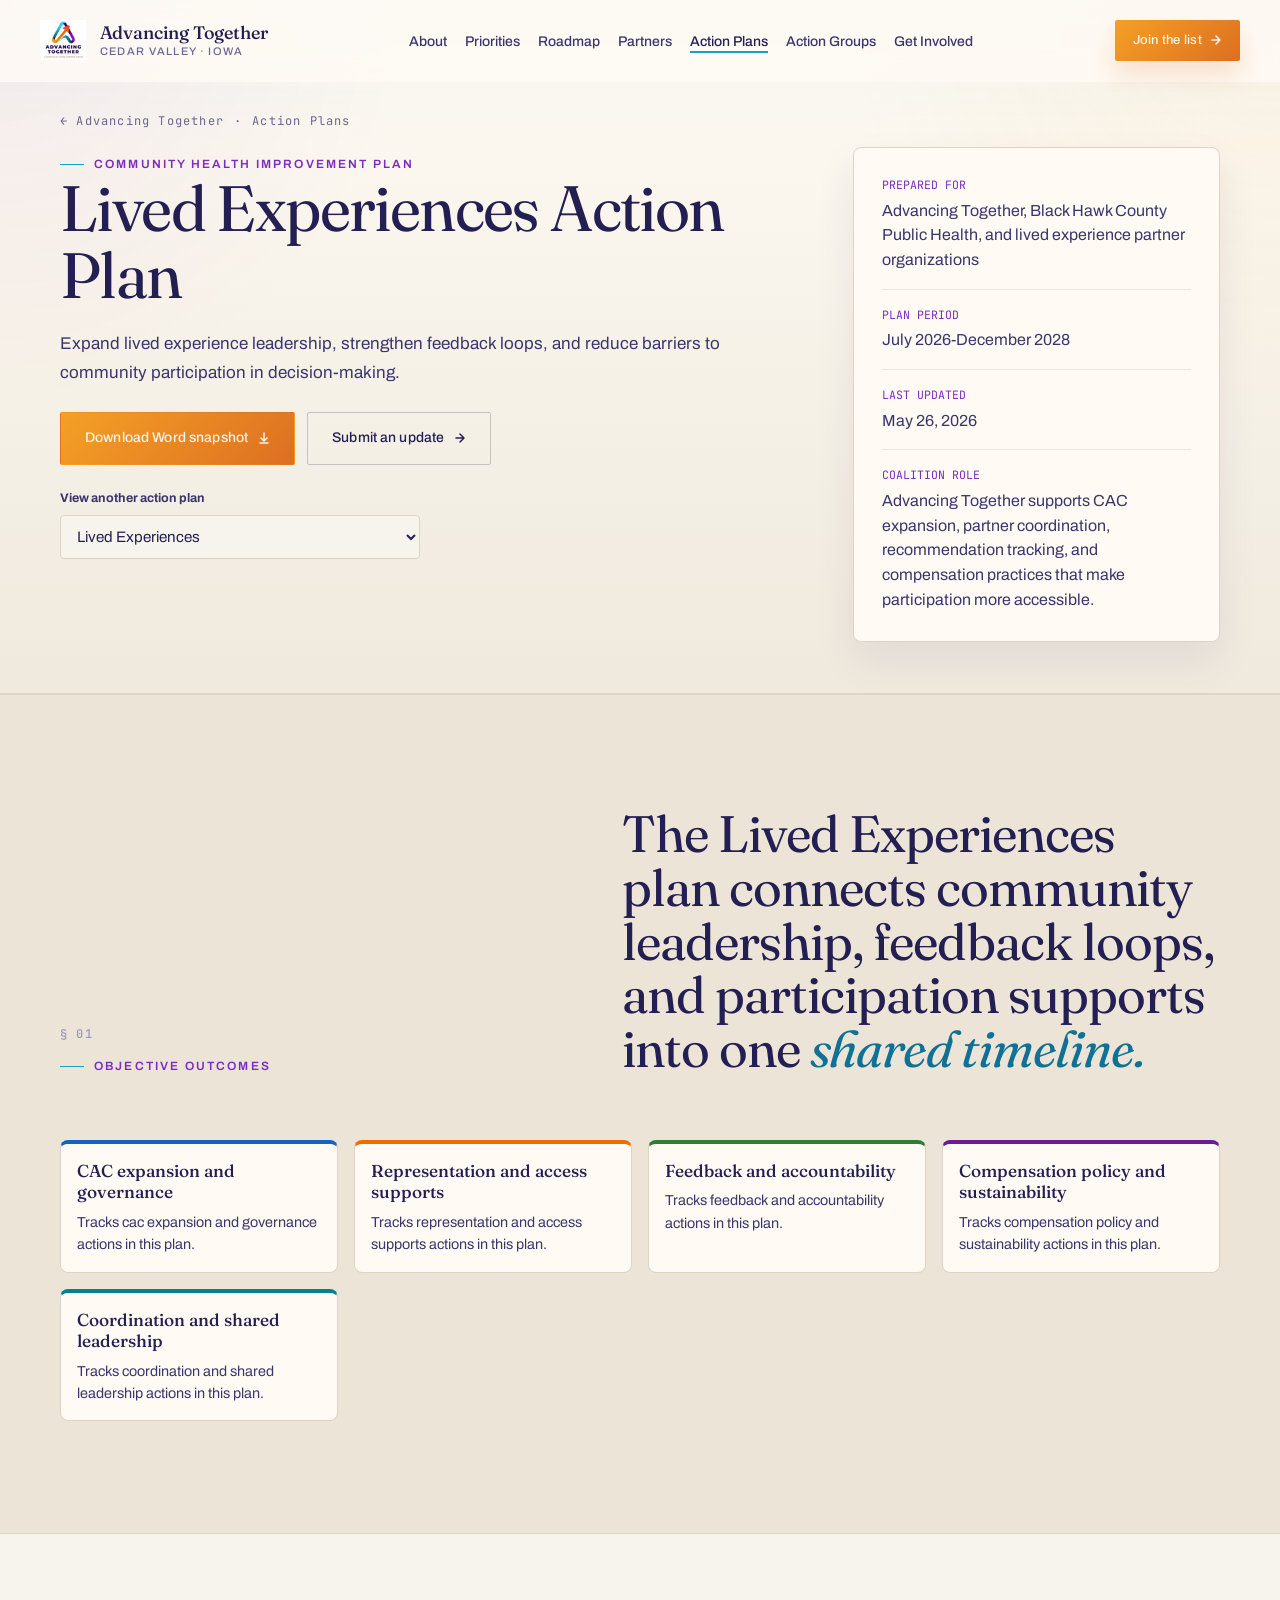
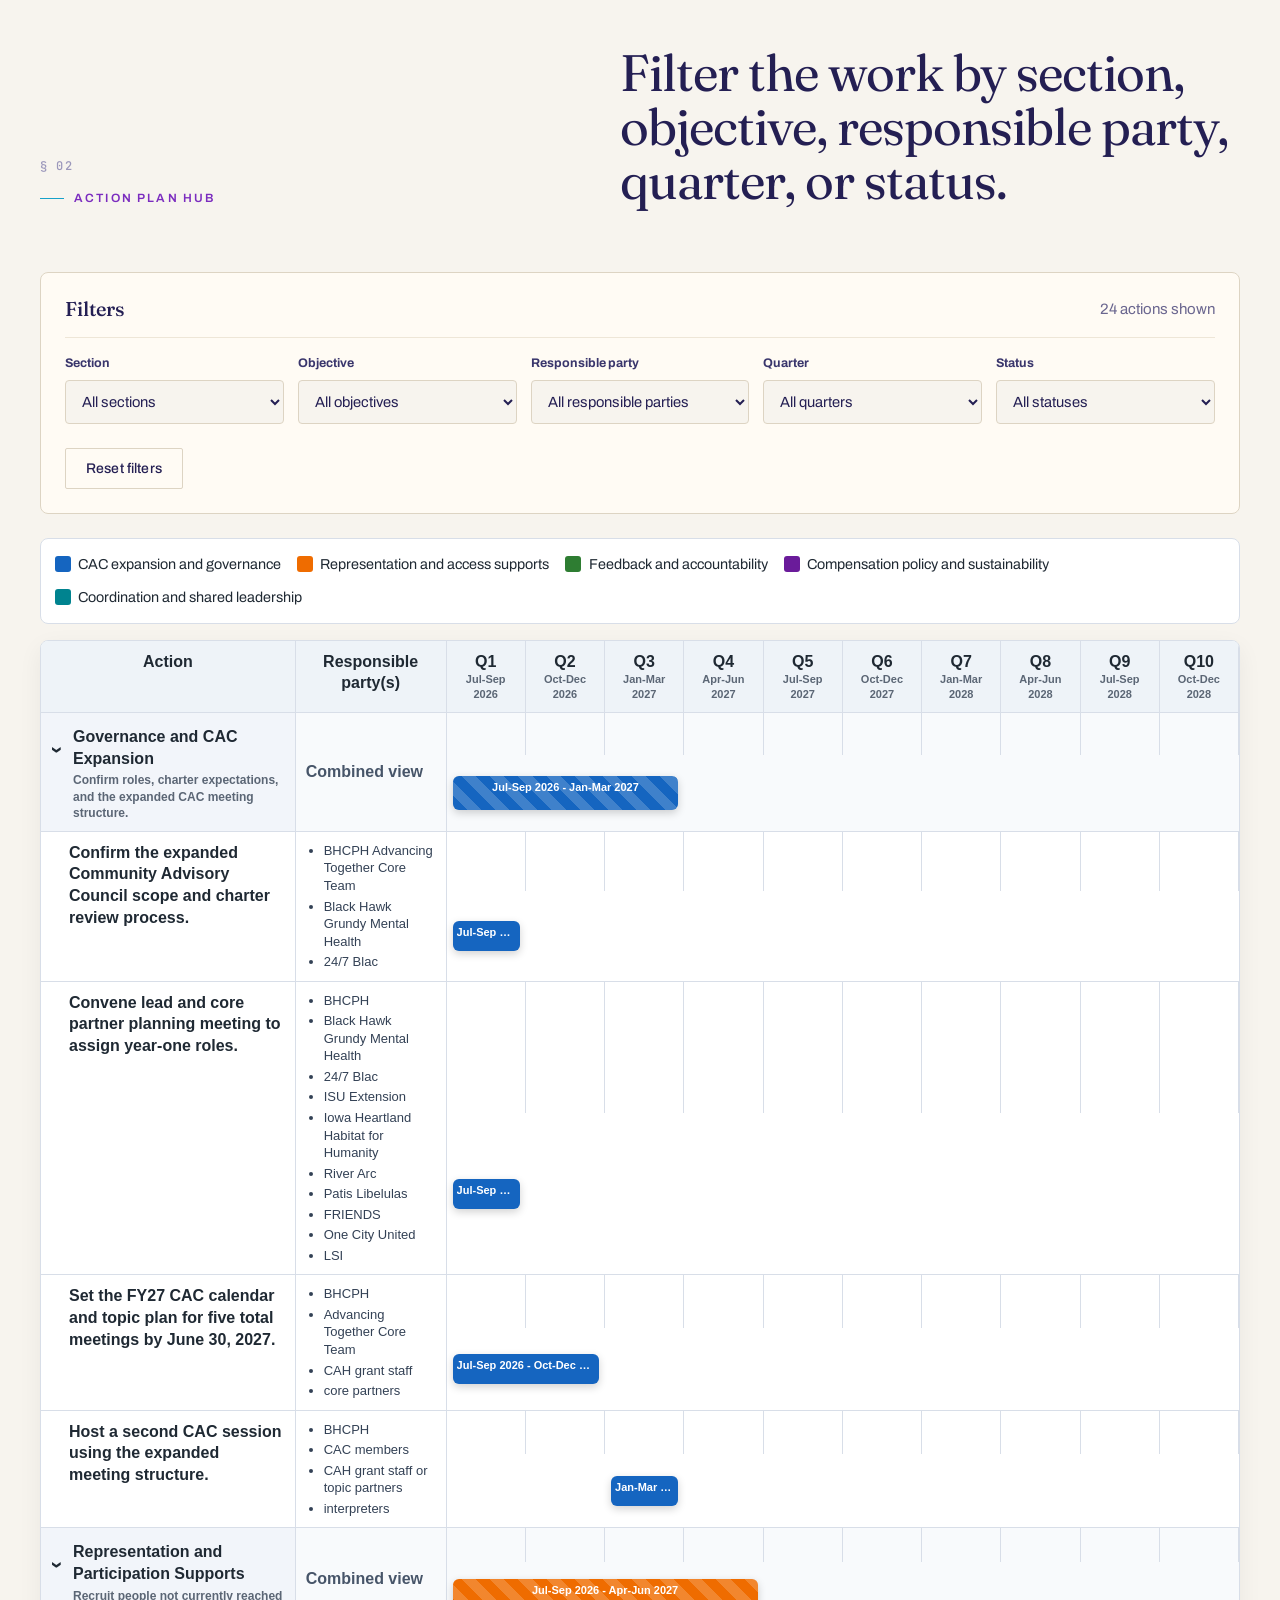
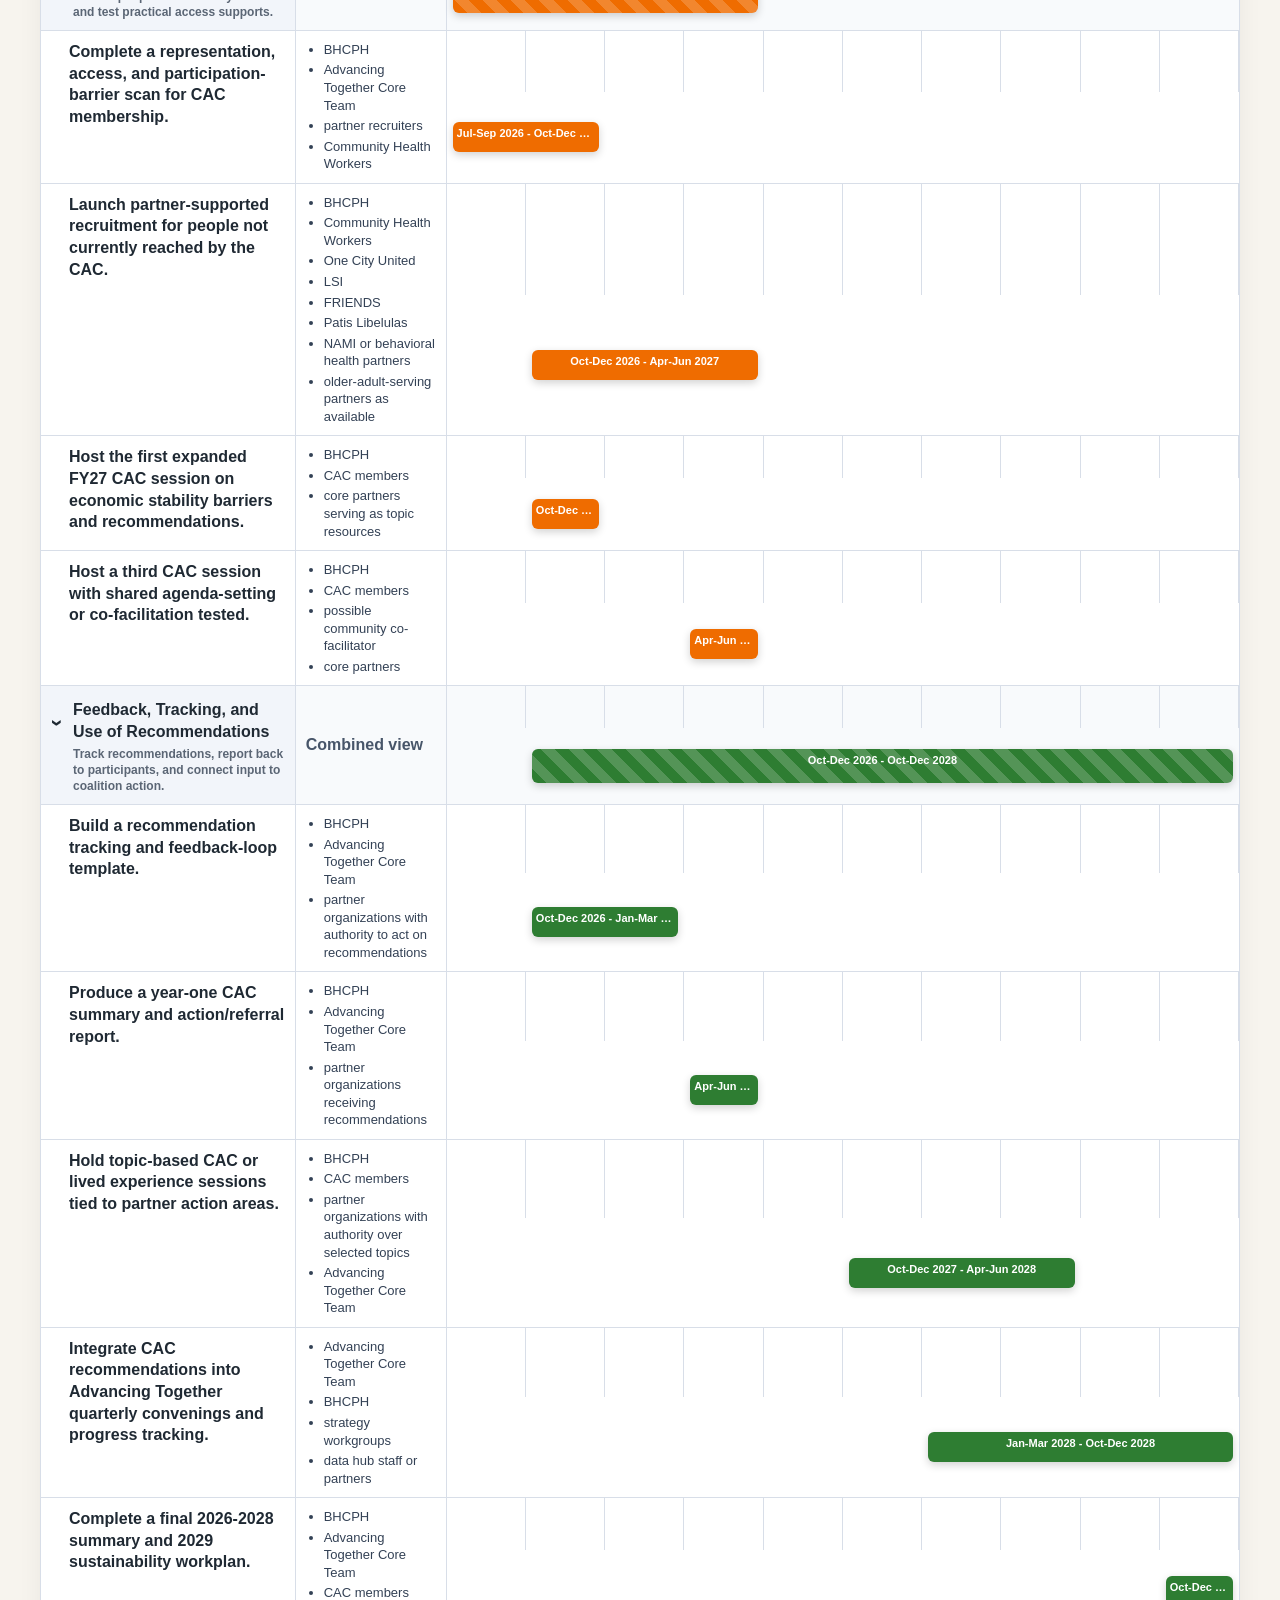
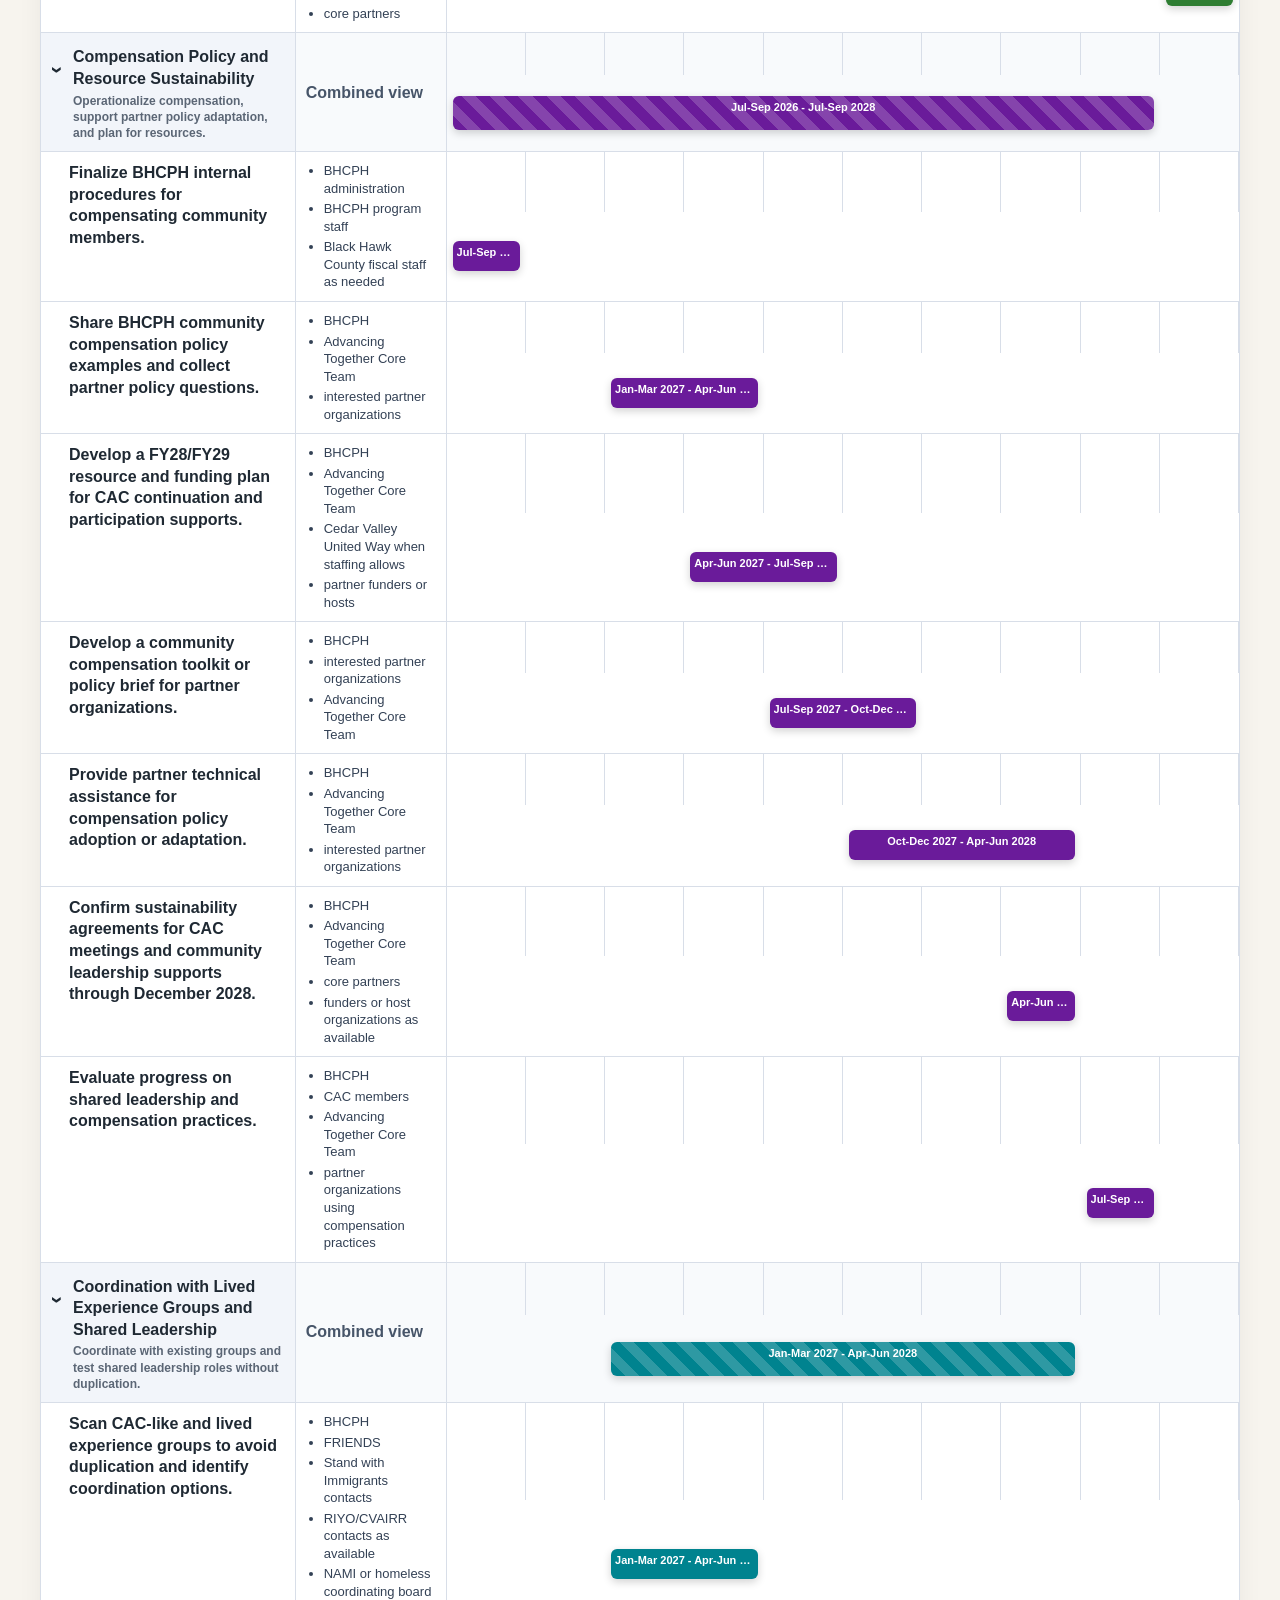
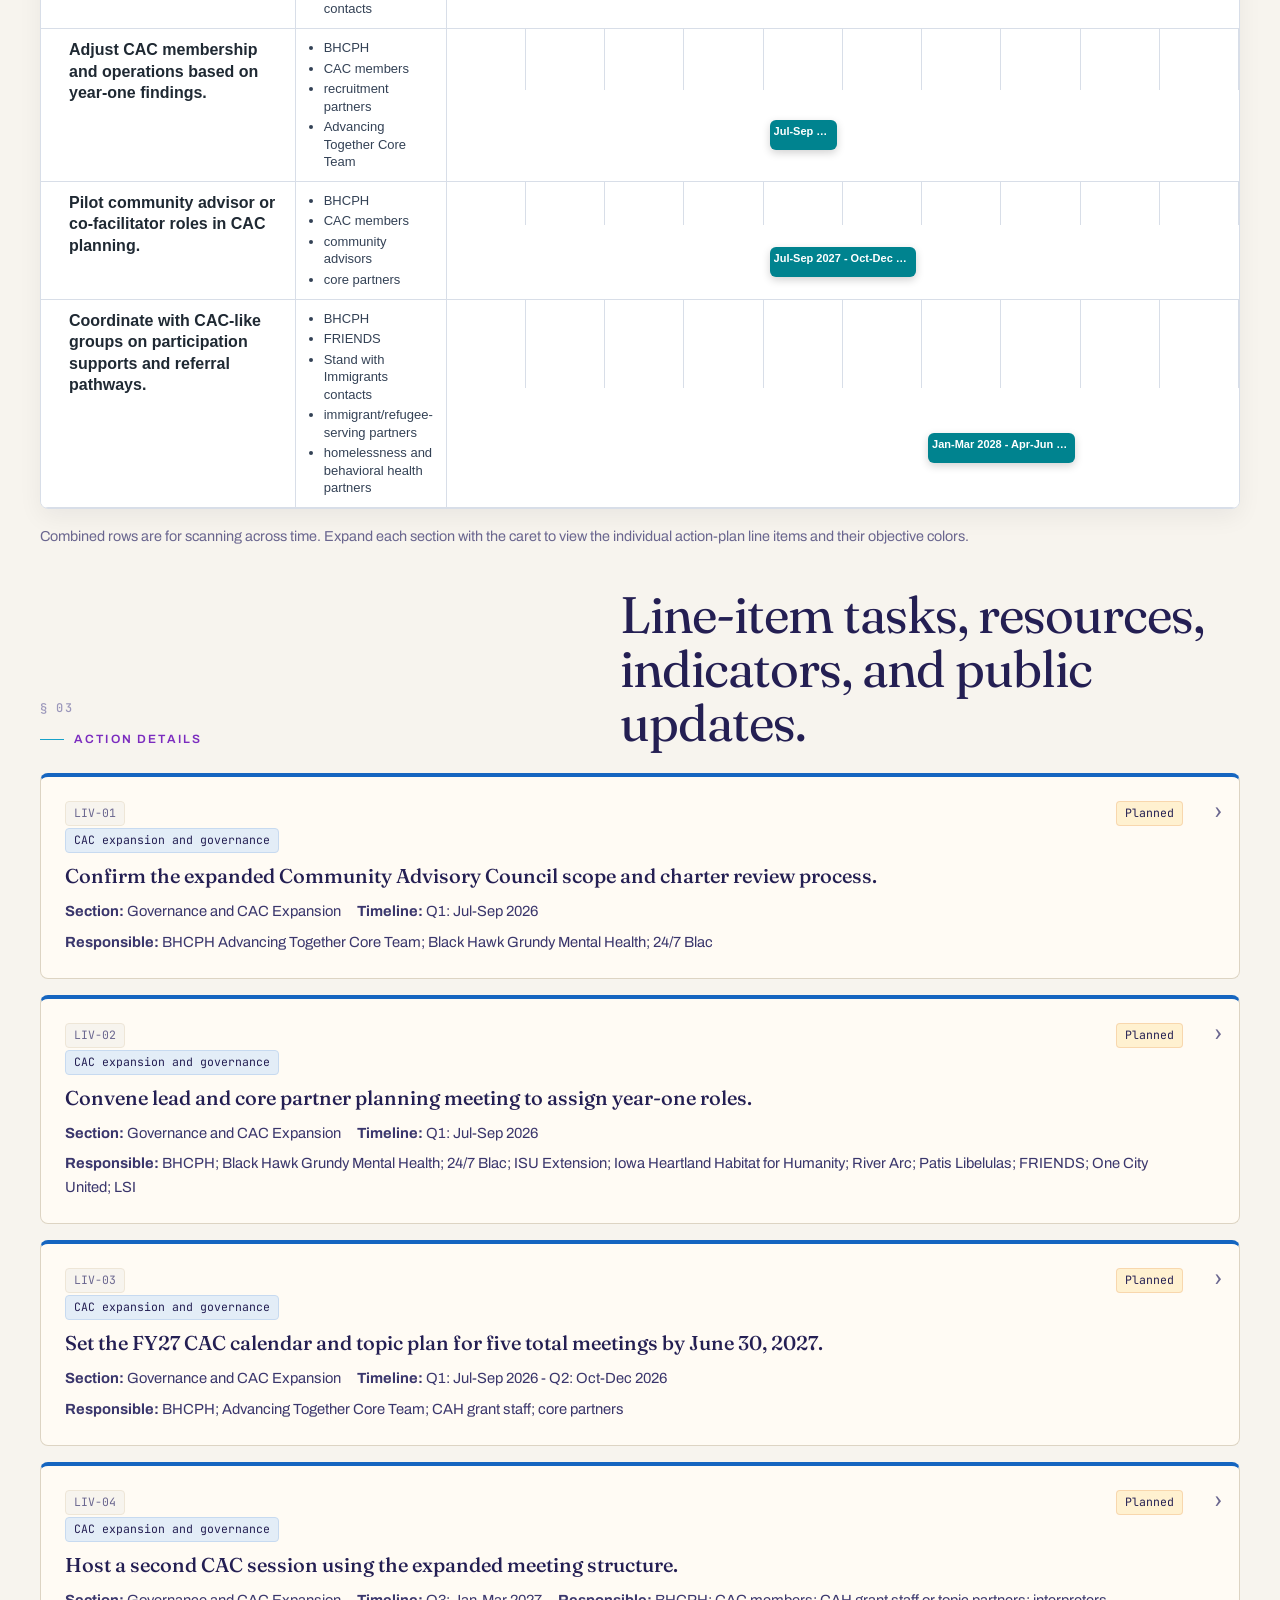
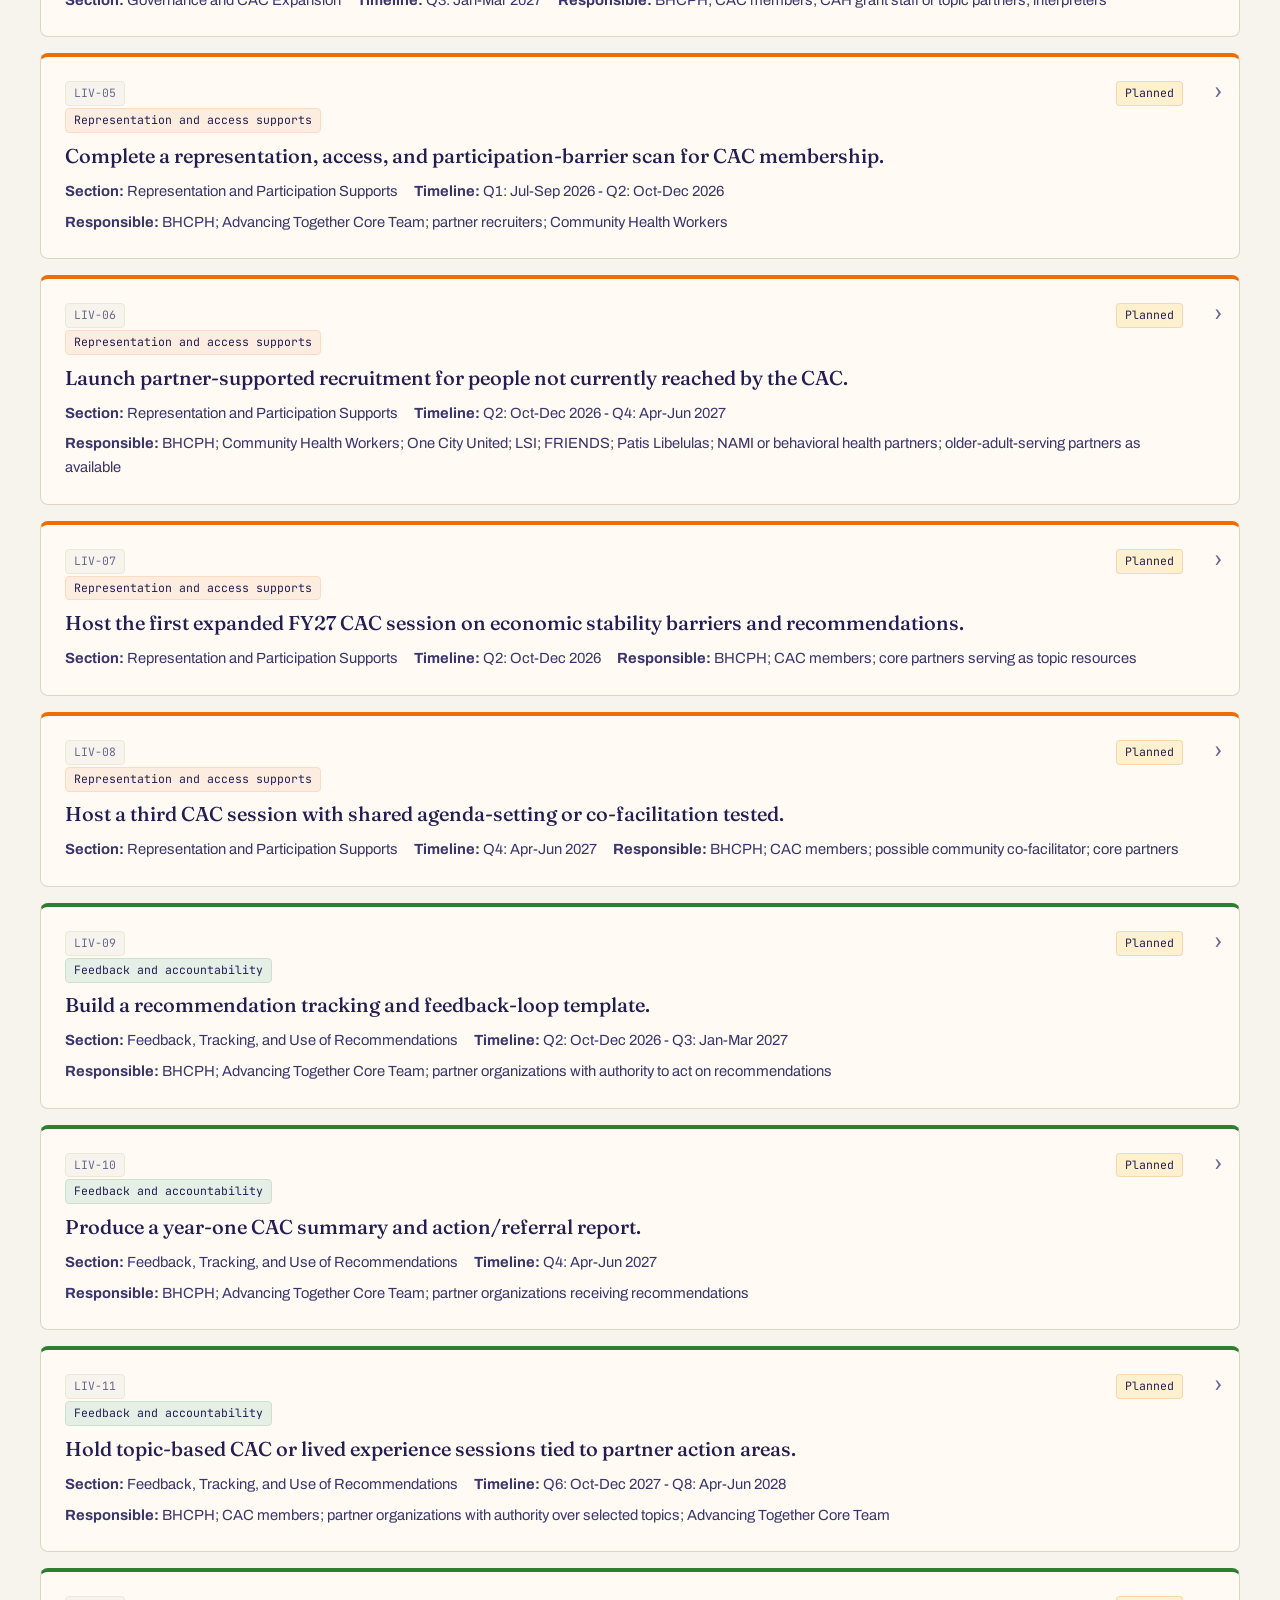
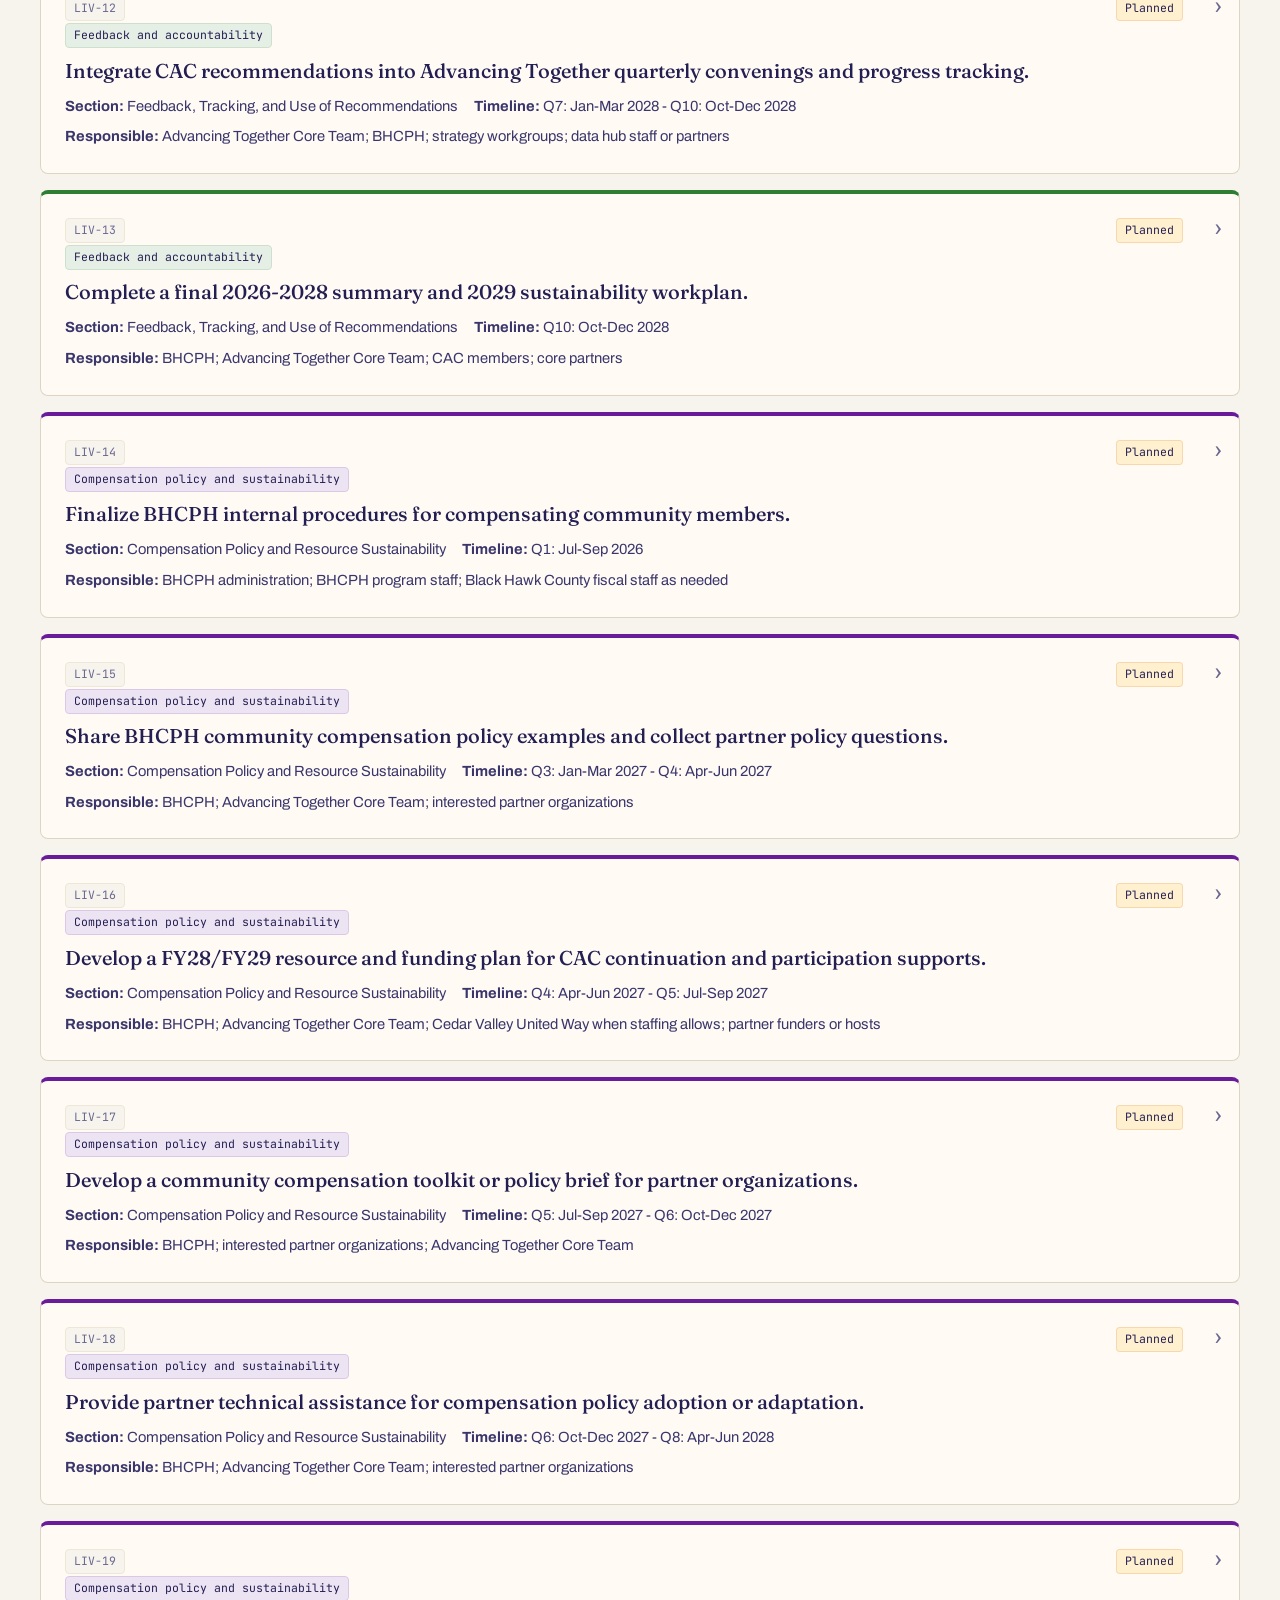
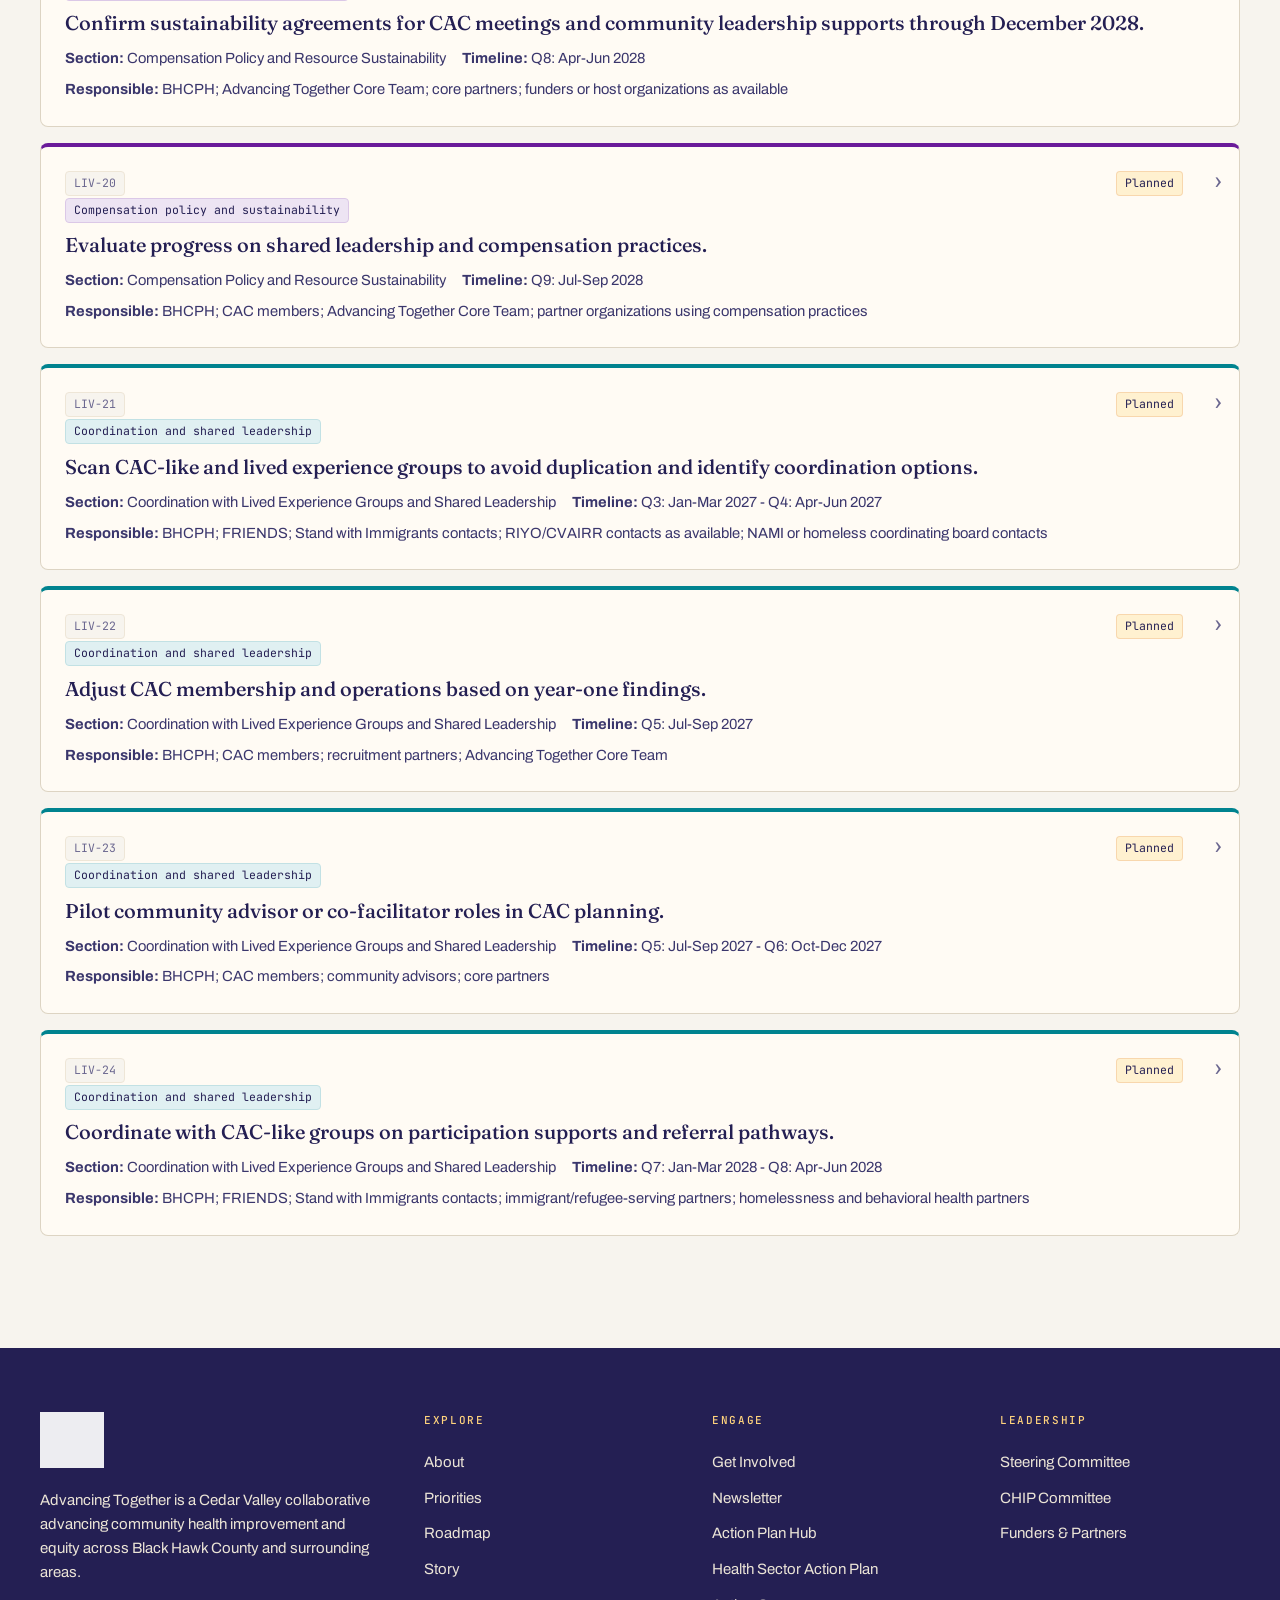
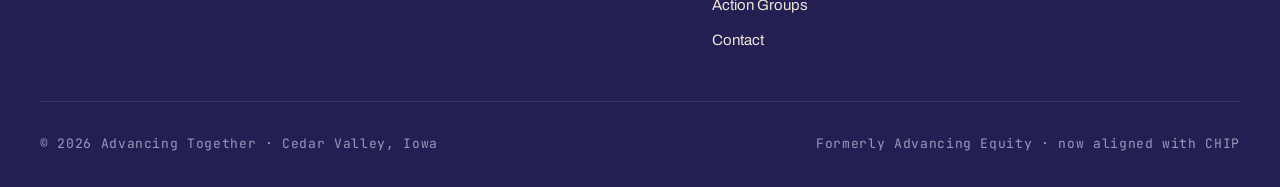
<file: action-plans/lived-experience.html>
<!DOCTYPE html>
<html lang="en">
<head>
  <meta charset="UTF-8" />
  <meta name="viewport" content="width=device-width, initial-scale=1.0" />
  <title>Lived Experiences Action Plan | Advancing Together</title>
  <meta name="description" content="Static public dashboard for the Advancing Together Health Sector CHIP action plan, including Gantt timeline, action details, responsible parties, and public updates." />
  <link rel="icon" type="image/png" href="../AT-logo.png" />
  <link rel="preconnect" href="https://fonts.googleapis.com" />
  <link rel="preconnect" href="https://fonts.gstatic.com" crossorigin />
  <link href="https://fonts.googleapis.com/css2?family=Fraunces:ital,opsz,wght,SOFT,WONK@0,9..144,300..700,0..100,0..1;1,9..144,300..700,0..100,0..1&family=Archivo:wght@400;500;600;700&family=JetBrains+Mono:wght@400;500&display=swap" rel="stylesheet" />
  <link rel="stylesheet" href="../assets/css/site.css" />
</head>
<body class="action-plan-page">
  <a class="skip-link" href="#main-content">Skip to content</a>

  <nav class="nav" id="nav">
    <div class="container container--wide">
      <div class="nav__inner">
        <a href="../index.html" class="nav__brand" aria-label="Advancing Together home">
          <img src="../AT-logo.png" alt="" />
          <span class="nav__brand-text">
            <span class="nav__brand-name">Advancing Together</span>
            <span class="nav__brand-loc">Cedar Valley &middot; Iowa</span>
          </span>
        </a>
        <ul class="nav__desktop" role="menubar">
          <li><a href="../index.html#about">About</a></li>
          <li><a href="../index.html#priorities">Priorities</a></li>
          <li><a href="../index.html#roadmap">Roadmap</a></li>
          <li><a href="../index.html#partners">Partners</a></li>
          <li><a href="index.html" class="active">Action Plans</a></li>
          <li><a href="../action-groups.html">Action Groups</a></li>
          <li><a href="../get-involved.html">Get Involved</a></li>
        </ul>
        <a href="../get-involved.html" class="nav__cta">
          Join the list
          <svg class="nav__cta-arrow" width="12" height="12" viewBox="0 0 12 12" fill="none" aria-hidden="true"><path d="M2 6H10M10 6L6 2M10 6L6 10" stroke="currentColor" stroke-width="1.5" stroke-linecap="round" stroke-linejoin="round"/></svg>
        </a>
        <button class="nav__toggle" id="nav-toggle" aria-label="Open navigation menu" aria-expanded="false" aria-controls="mobile-nav">
          <span></span><span></span><span></span>
        </button>
      </div>
    </div>
  </nav>

  <div class="mobile-nav" id="mobile-nav" aria-hidden="true">
    <button class="mobile-nav__close" id="mobile-close" aria-label="Close menu">Close</button>
    <ul>
      <li><a href="../index.html#about"><span class="num">01</span>About</a></li>
      <li><a href="../index.html#priorities"><span class="num">02</span>Priorities</a></li>
      <li><a href="../index.html#roadmap"><span class="num">03</span>Roadmap</a></li>
      <li><a href="../index.html#partners"><span class="num">04</span>Partners</a></li>
      <li><a href="index.html"><span class="num">05</span>Action Plans</a></li>
      <li><a href="../action-groups.html"><span class="num">06</span>Action Groups</a></li>
      <li><a href="../get-involved.html"><span class="num">07</span>Get Involved</a></li>
      <li><a href="../newsletter.html"><span class="num">08</span>Newsletter</a></li>
    </ul>
    <a href="../get-involved.html" class="mobile-nav__cta">
      Join our email list
      <svg width="14" height="14" viewBox="0 0 12 12" fill="none" aria-hidden="true"><path d="M2 6H10M10 6L6 2M10 6L6 10" stroke="currentColor" stroke-width="1.5" stroke-linecap="round" stroke-linejoin="round"/></svg>
    </a>
  </div>

  <header class="page-header action-plan-hero">
    <div class="container">
      <div class="page-header__meta">
        <a href="../index.html">&larr; Advancing Together</a>
        <span>&middot;</span>
        <span>Action Plans</span>
      </div>
      <div class="action-plan-hero__grid" data-action-plan-root data-plan-url="../data/lived-experience.json">
        <div>
          <span class="eyebrow">Community Health Improvement Plan</span>
          <h1 id="plan-title" class="reveal">Lived Experiences Action Plan</h1>
          <p class="page-header__lede reveal reveal--delay-1" id="plan-purpose">Loading the Lived Experiences action plan.</p>
          <div class="action-plan-actions reveal reveal--delay-2">
            <a href="../downloads/Lived_Experience_Action_Plan_FY26-28.docx" class="btn btn--primary" data-download-link download>
              Download Word snapshot
              <svg width="12" height="12" viewBox="0 0 12 12" fill="none" aria-hidden="true"><path d="M6 1V9M6 9L3 6M6 9L9 6M2 11H10" stroke="currentColor" stroke-width="1.5" stroke-linecap="round" stroke-linejoin="round"/></svg>
            </a>
            <a href="https://forms.office.com/Pages/ResponsePage.aspx?id=tvVgma76s0uhIsQ6zuqgbQQpxjNd7KhJvo_KYRIA9llUNDBCVzI2SlFYTkczVFVNRk4wVFY4NE1GMC4u" class="btn btn--secondary" data-update-link target="_blank" rel="noopener">
              Submit an update
              <svg width="12" height="12" viewBox="0 0 12 12" fill="none" aria-hidden="true"><path d="M2 6H10M10 6L6 2M10 6L6 10" stroke="currentColor" stroke-width="1.5" stroke-linecap="round" stroke-linejoin="round"/></svg>
            </a>
          </div>
          <div class="plan-switcher reveal reveal--delay-2">
            <label for="plan-switcher">View another action plan</label>
            <select id="plan-switcher">
              <option value="health-sector.html">Health Sector</option>
              <option value="funding.html">Funding</option>
              <option value="workforce.html">Workforce</option>
              <option value="communications.html">Communications</option>
              <option value="lived-experience.html">Lived Experiences</option>
              <option value="policy.html">Policy</option>
            </select>
          </div>
        </div>
        <aside class="action-plan-hero__aside reveal reveal--delay-2" aria-label="Plan facts">
          <div class="action-plan-facts">
            <div class="action-plan-fact">
              <div class="action-plan-fact__label">Prepared for</div>
              <div class="action-plan-fact__value" id="plan-prepared-for">Black Hawk County Public Health and Advancing Together</div>
            </div>
            <div class="action-plan-fact">
              <div class="action-plan-fact__label">Plan period</div>
              <div class="action-plan-fact__value" id="plan-period">July 2026-December 2028</div>
            </div>
            <div class="action-plan-fact">
              <div class="action-plan-fact__label">Last updated</div>
              <div class="action-plan-fact__value" id="plan-last-updated">May 26, 2026</div>
            </div>
            <div class="action-plan-fact">
              <div class="action-plan-fact__label">Coalition role</div>
              <div class="action-plan-fact__value" id="plan-coalition-role">Advancing Together convenes, aligns, supports, and tracks this work.</div>
            </div>
          </div>
        </aside>
      </div>
    </div>
  </header>

  <main id="main-content">
    <section class="section section--deep" aria-labelledby="objectives-heading">
      <div class="container">
        <div class="section-head reveal">
          <div class="section-head__meta">
            <span class="section-num">&sect; 01</span>
            <span class="eyebrow">Objective Outcomes</span>
          </div>
          <h2 class="section-head__title" id="objectives-heading">The Lived Experiences plan connects community leadership, feedback loops, and participation supports into one <em>shared timeline.</em></h2>
        </div>
        <div class="objective-strip" id="objective-strip" aria-live="polite"></div>
      </div>
    </section>

    <section class="section" id="workplan" aria-labelledby="workplan-heading">
      <div class="container container--wide">
        <div class="section-head reveal">
          <div class="section-head__meta">
            <span class="section-num">&sect; 02</span>
            <span class="eyebrow">Action Plan Hub</span>
          </div>
          <h2 class="section-head__title" id="workplan-heading">Filter the work by section, objective, responsible party, quarter, or status.</h2>
        </div>

        <noscript>
          <div class="error-state">This static action plan uses front-end JavaScript to load local JSON data. Please enable JavaScript to view the Gantt chart and action details.</div>
        </noscript>

        <div class="filter-panel reveal">
          <div class="filter-panel__header">
            <h3 class="filter-panel__title">Filters</h3>
            <div class="results-note" id="result-count" aria-live="polite">Loading actions</div>
          </div>
          <div class="filter-grid">
            <div class="filter-field">
              <label for="filter-section">Section</label>
              <select id="filter-section"></select>
            </div>
            <div class="filter-field">
              <label for="filter-objective">Objective</label>
              <select id="filter-objective"></select>
            </div>
            <div class="filter-field">
              <label for="filter-responsible">Responsible party</label>
              <select id="filter-responsible"></select>
            </div>
            <div class="filter-field">
              <label for="filter-quarter">Quarter</label>
              <select id="filter-quarter"></select>
            </div>
            <div class="filter-field">
              <label for="filter-status">Status</label>
              <select id="filter-status"></select>
            </div>
          </div>
          <div class="action-plan-actions">
            <button class="btn btn--ghost" type="button" id="reset-filters">Reset filters</button>
          </div>
        </div>

        <div id="plan-loading" class="loading-state" aria-live="polite">Loading Health Sector action plan data.</div>

        <div class="chart-region reveal">
          <div class="objective-legend" id="objective-legend" aria-label="Objective color legend"></div>
          <section class="chart-wrap" aria-label="Accordion Gantt chart">
            <div class="chart" id="gantt-chart"></div>
          </section>
          <p class="chart-notes">Combined rows are for scanning across time. Expand each section with the caret to view the individual action-plan line items and their objective colors.</p>
        </div>

        <div class="action-details" aria-labelledby="details-heading">
          <div class="section-head" style="margin-bottom:1.5rem;">
            <div class="section-head__meta">
              <span class="section-num">&sect; 03</span>
              <span class="eyebrow">Action Details</span>
            </div>
            <h2 class="section-head__title" id="details-heading">Line-item tasks, resources, indicators, and public updates.</h2>
          </div>
          <div id="action-details" aria-live="polite"></div>
        </div>
      </div>
    </section>
  </main>

  <footer class="footer">
    <div class="container container--wide">
      <div class="footer__inner">
        <div class="footer__brand">
          <img src="../AT-logo.png" alt="Advancing Together" />
          <p>Advancing Together is a Cedar Valley collaborative advancing community health improvement and equity across Black Hawk County and surrounding areas.</p>
        </div>
        <div class="footer__col">
          <h4>Explore</h4>
          <ul>
            <li><a href="../index.html#about">About</a></li>
            <li><a href="../index.html#priorities">Priorities</a></li>
            <li><a href="../index.html#roadmap">Roadmap</a></li>
            <li><a href="../index.html#story">Story</a></li>
          </ul>
        </div>
        <div class="footer__col">
          <h4>Engage</h4>
          <ul>
            <li><a href="../get-involved.html">Get Involved</a></li>
            <li><a href="../newsletter.html">Newsletter</a></li>
            <li><a href="index.html">Action Plan Hub</a></li>
            <li><a href="health-sector.html">Health Sector Action Plan</a></li>
            <li><a href="../action-groups.html">Action Groups</a></li>
            <li><a href="../index.html#connect">Contact</a></li>
          </ul>
        </div>
        <div class="footer__col">
          <h4>Leadership</h4>
          <ul>
            <li><a href="../index.html#partners">Steering Committee</a></li>
            <li><a href="../index.html#partners">CHIP Committee</a></li>
            <li><a href="../index.html#connect">Funders &amp; Partners</a></li>
          </ul>
        </div>
      </div>
      <div class="footer__bottom">
        <div>&copy; 2026 Advancing Together &middot; Cedar Valley, Iowa</div>
        <div>Formerly Advancing Equity &middot; now aligned with CHIP</div>
      </div>
    </div>
  </footer>

  <script src="../script.js"></script>
  <script src="../assets/js/action-plan.js"></script>
</body>
</html>
</file>
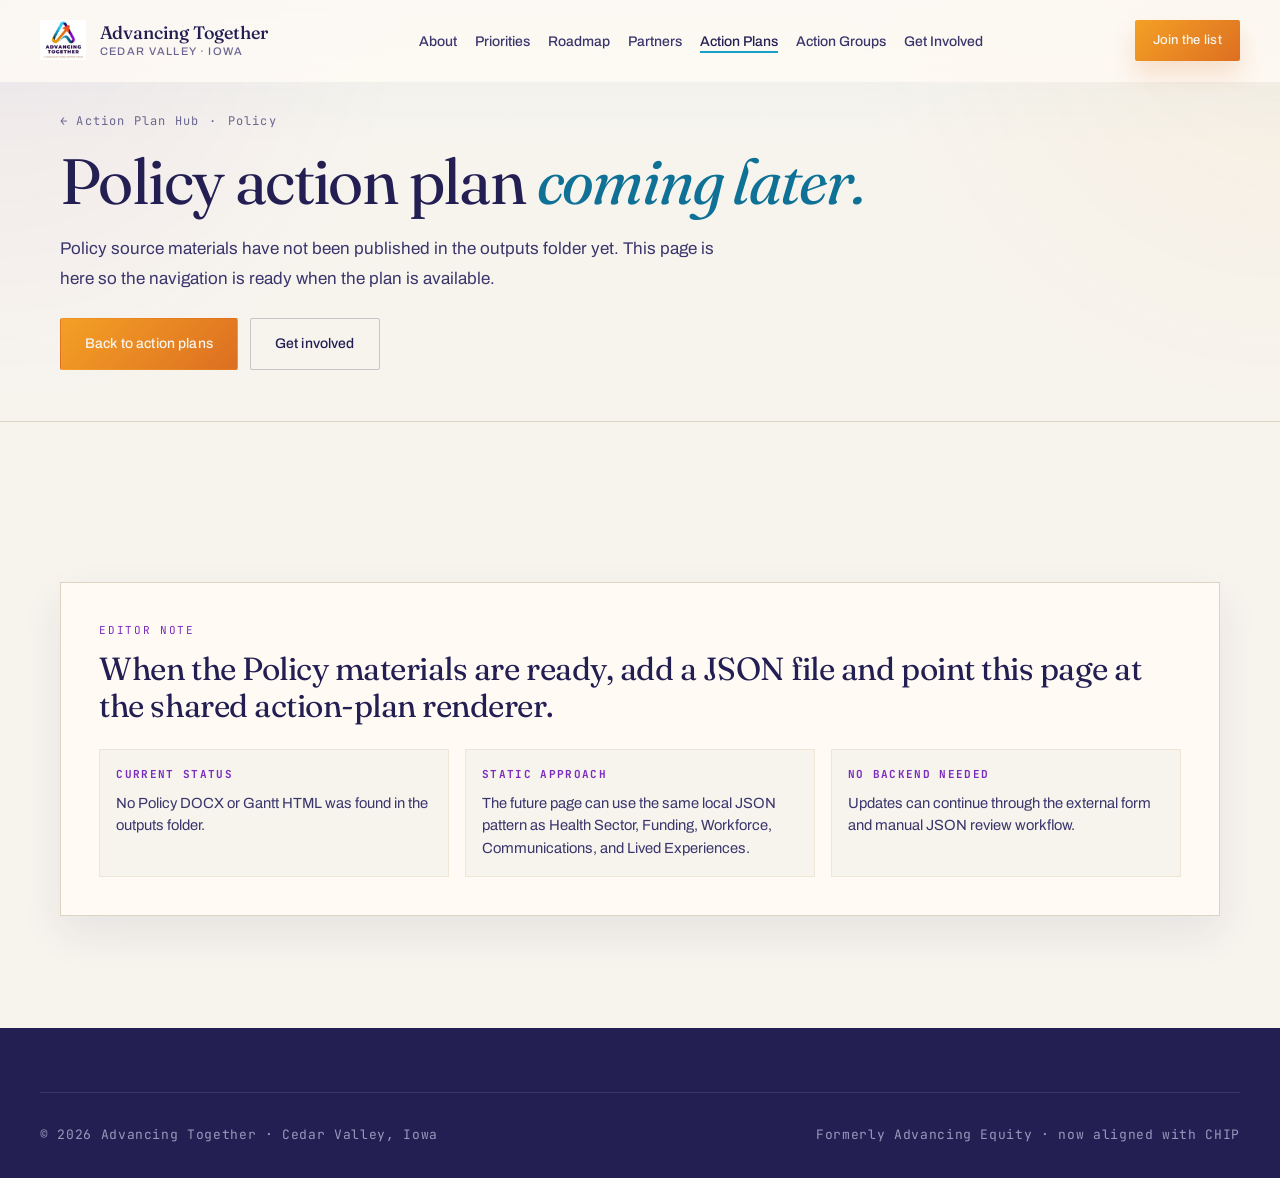
<file: action-plans/policy.html>
<!DOCTYPE html>
<html lang="en">
<head>
  <meta charset="UTF-8" />
  <meta name="viewport" content="width=device-width, initial-scale=1.0" />
  <title>Policy Action Plan | Advancing Together</title>
  <meta name="description" content="Placeholder page for the future Advancing Together Policy action plan." />
  <link rel="icon" type="image/png" href="../AT-logo.png" />
  <link rel="preconnect" href="https://fonts.googleapis.com" />
  <link rel="preconnect" href="https://fonts.gstatic.com" crossorigin />
  <link href="https://fonts.googleapis.com/css2?family=Fraunces:ital,opsz,wght,SOFT,WONK@0,9..144,300..700,0..100,0..1;1,9..144,300..700,0..100,0..1&family=Archivo:wght@400;500;600;700&family=JetBrains+Mono:wght@400;500&display=swap" rel="stylesheet" />
  <link rel="stylesheet" href="../assets/css/site.css" />
</head>
<body>

  <nav class="nav" id="nav">
    <div class="container container--wide">
      <div class="nav__inner">
        <a href="../index.html" class="nav__brand" aria-label="Advancing Together home">
          <img src="../AT-logo.png" alt="" />
          <span class="nav__brand-text">
            <span class="nav__brand-name">Advancing Together</span>
            <span class="nav__brand-loc">Cedar Valley &middot; Iowa</span>
          </span>
        </a>
        <ul class="nav__desktop">
          <li><a href="../index.html#about">About</a></li>
          <li><a href="../index.html#priorities">Priorities</a></li>
          <li><a href="../index.html#roadmap">Roadmap</a></li>
          <li><a href="../index.html#partners">Partners</a></li>
          <li><a href="index.html" class="active">Action Plans</a></li>
          <li><a href="../action-groups.html">Action Groups</a></li>
          <li><a href="../get-involved.html">Get Involved</a></li>
        </ul>
        <a href="../get-involved.html" class="nav__cta">Join the list</a>
        <button class="nav__toggle" id="nav-toggle" aria-label="Open navigation menu" aria-expanded="false" aria-controls="mobile-nav">
          <span></span><span></span><span></span>
        </button>
      </div>
    </div>
  </nav>

  <div class="mobile-nav" id="mobile-nav" aria-hidden="true">
    <button class="mobile-nav__close" id="mobile-close" aria-label="Close menu">Close</button>
    <ul>
      <li><a href="../index.html#about"><span class="num">01</span>About</a></li>
      <li><a href="../index.html#priorities"><span class="num">02</span>Priorities</a></li>
      <li><a href="../index.html#roadmap"><span class="num">03</span>Roadmap</a></li>
      <li><a href="../index.html#partners"><span class="num">04</span>Partners</a></li>
      <li><a href="index.html"><span class="num">05</span>Action Plans</a></li>
      <li><a href="../action-groups.html"><span class="num">06</span>Action Groups</a></li>
      <li><a href="../get-involved.html"><span class="num">07</span>Get Involved</a></li>
    </ul>
  </div>

  <header class="page-header">
    <div class="container">
      <div class="page-header__meta">
        <a href="index.html">&larr; Action Plan Hub</a>
        <span>&middot;</span>
        <span>Policy</span>
      </div>
      <h1 class="reveal">Policy action plan <em>coming later.</em></h1>
      <p class="page-header__lede reveal reveal--delay-1">Policy source materials have not been published in the outputs folder yet. This page is here so the navigation is ready when the plan is available.</p>
      <div class="action-plan-actions reveal reveal--delay-2">
        <a href="index.html" class="btn btn--primary">Back to action plans</a>
        <a href="../get-involved.html" class="btn btn--secondary">Get involved</a>
      </div>
    </div>
  </header>

  <main>
    <section class="section">
      <div class="container">
        <div class="process-note reveal">
          <span class="process-note__eyebrow">Editor note</span>
          <h2 class="process-note__title">When the Policy materials are ready, add a JSON file and point this page at the shared action-plan renderer.</h2>
          <div class="process-note__grid">
            <div class="process-note__item">
              <strong>Current status</strong>
              <p>No Policy DOCX or Gantt HTML was found in the outputs folder.</p>
            </div>
            <div class="process-note__item">
              <strong>Static approach</strong>
              <p>The future page can use the same local JSON pattern as Health Sector, Funding, Workforce, Communications, and Lived Experiences.</p>
            </div>
            <div class="process-note__item">
              <strong>No backend needed</strong>
              <p>Updates can continue through the external form and manual JSON review workflow.</p>
            </div>
          </div>
        </div>
      </div>
    </section>
  </main>

  <footer class="footer">
    <div class="container container--wide">
      <div class="footer__bottom">
        <div>&copy; 2026 Advancing Together &middot; Cedar Valley, Iowa</div>
        <div>Formerly Advancing Equity &middot; now aligned with CHIP</div>
      </div>
    </div>
  </footer>

  <script src="../script.js"></script>
</body>
</html>
</file>
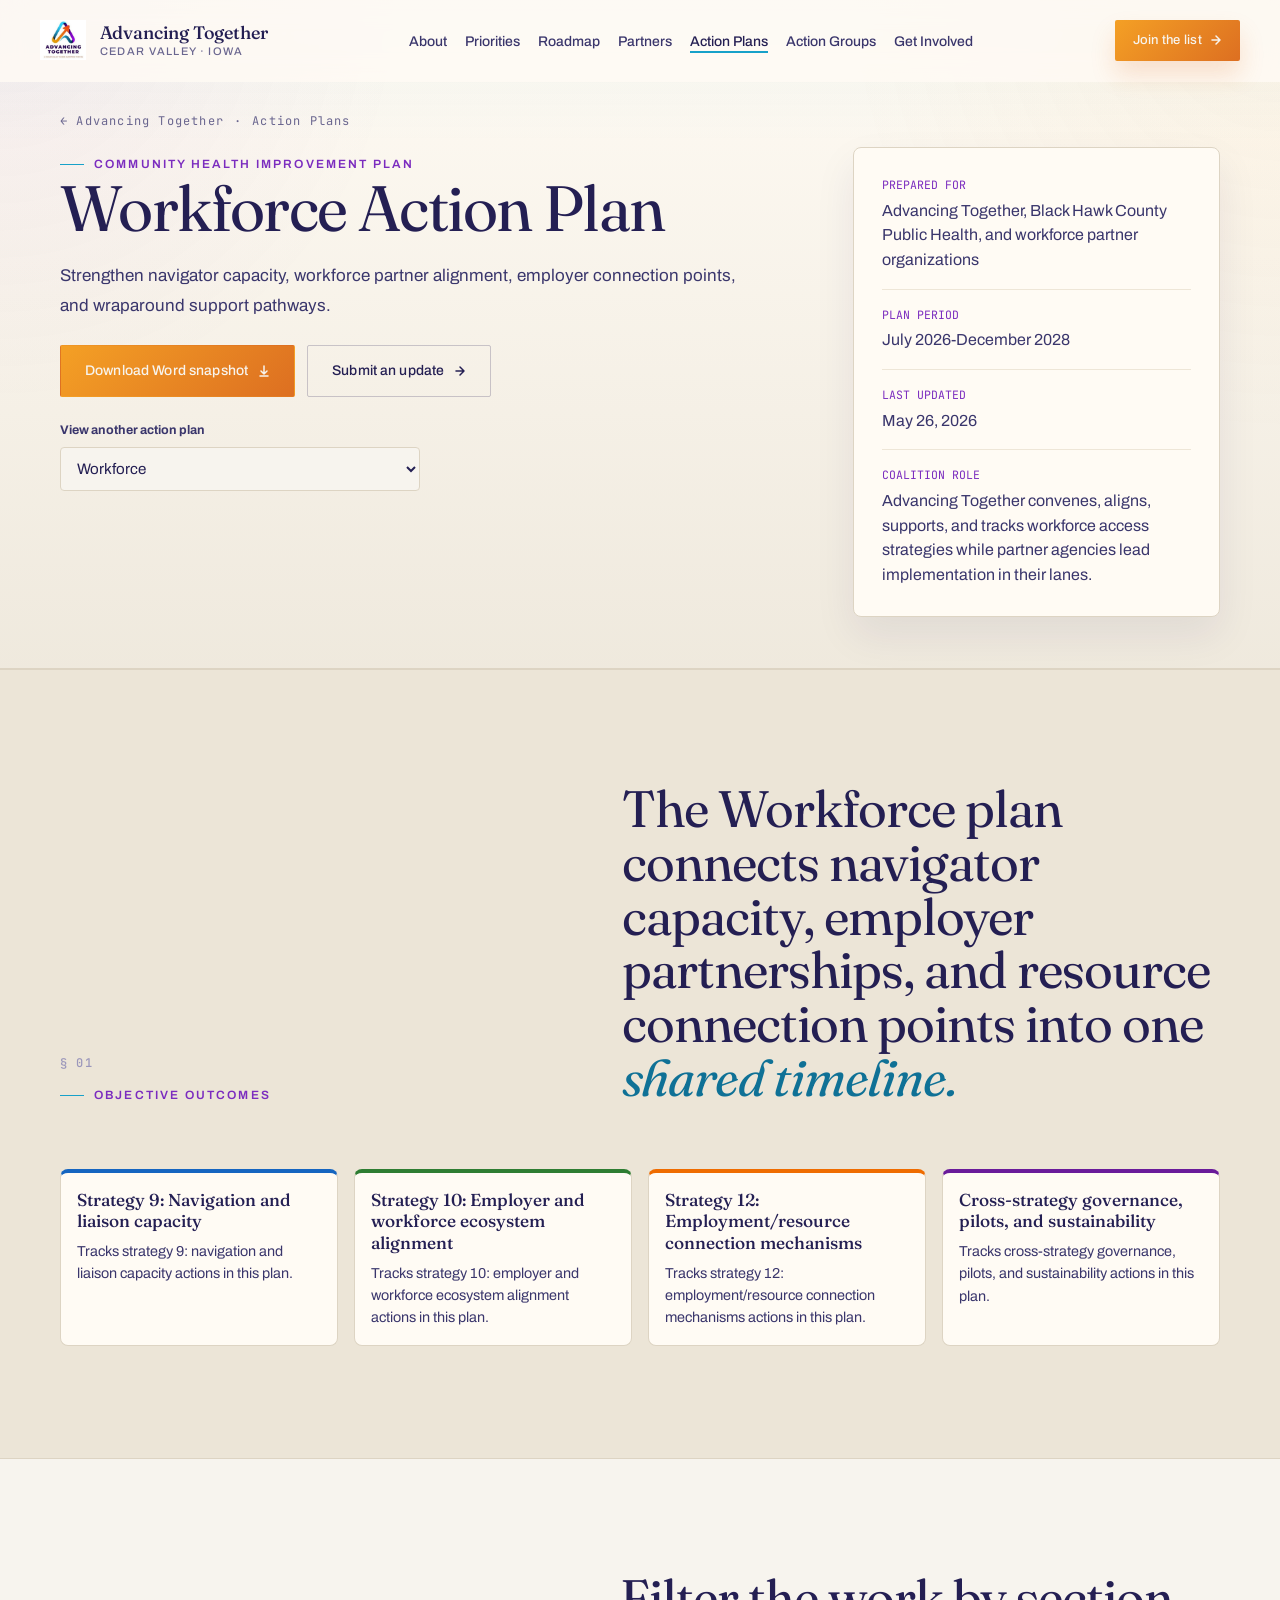
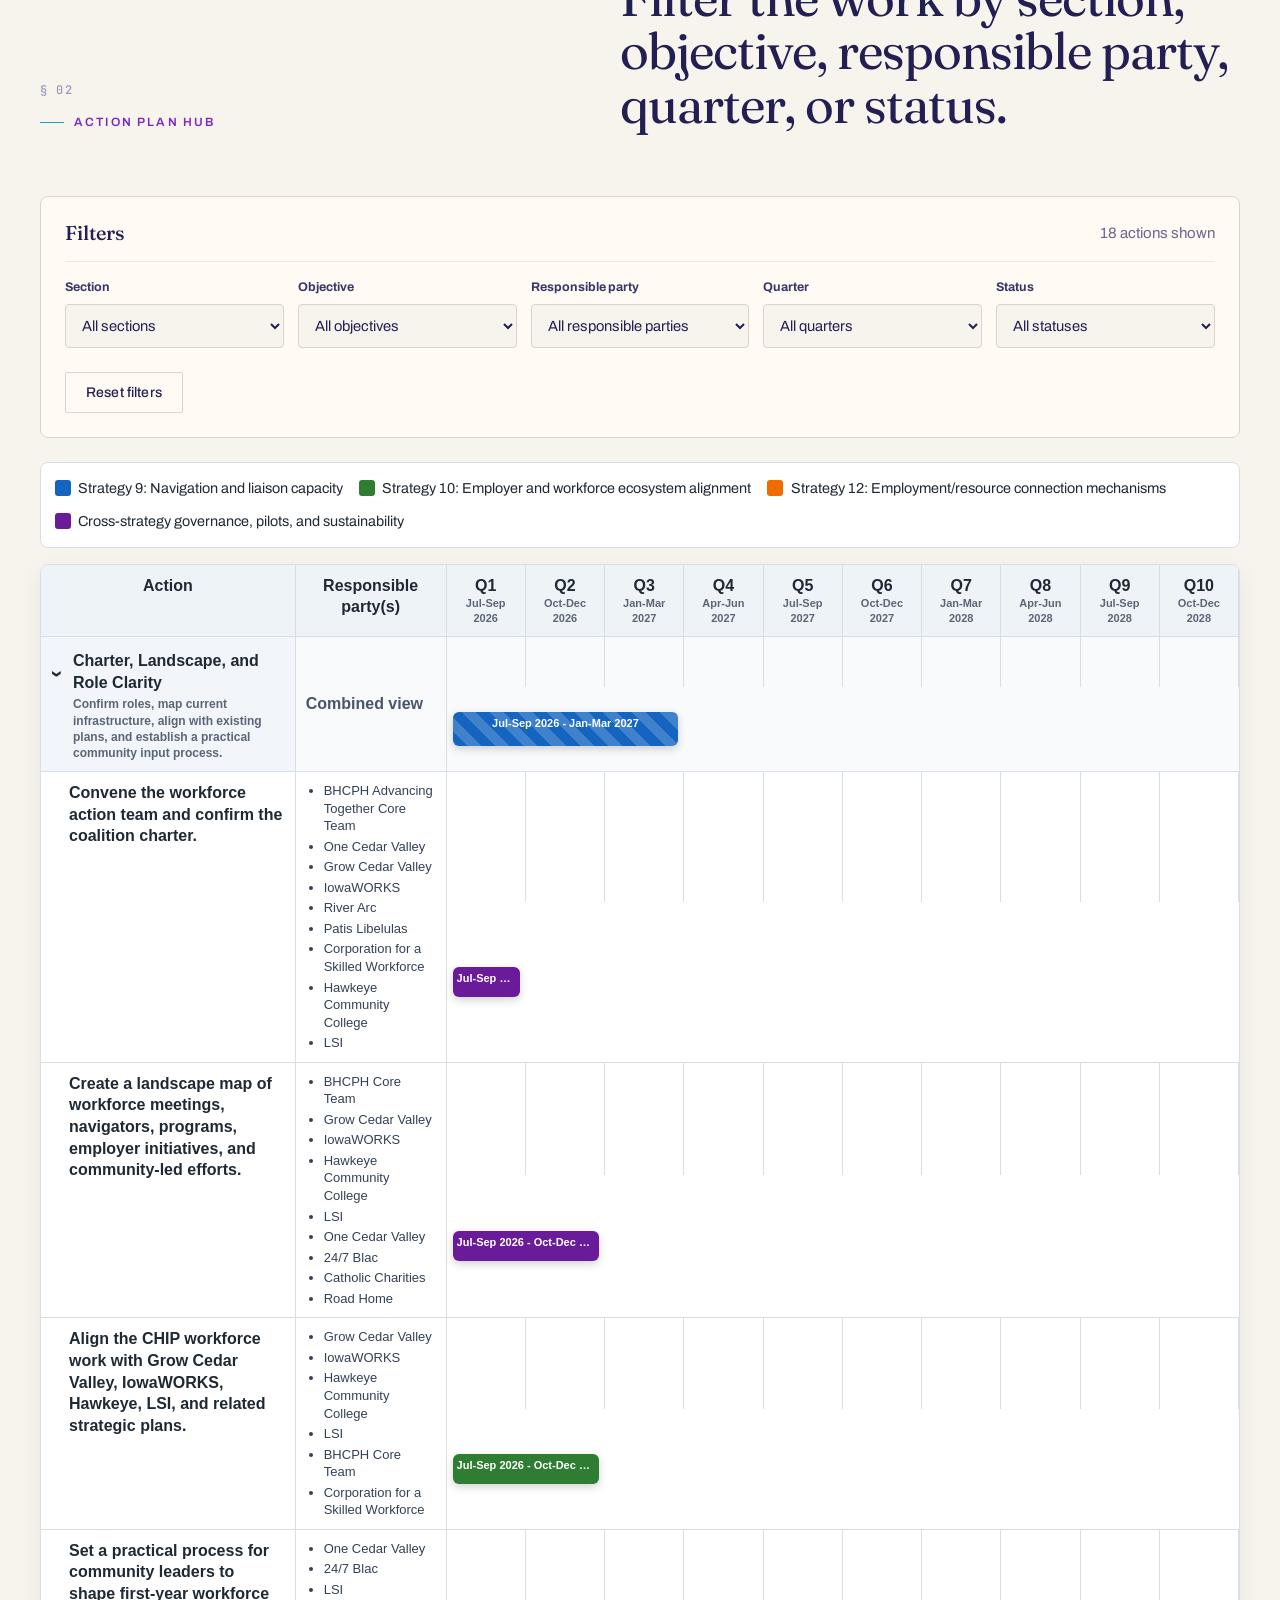
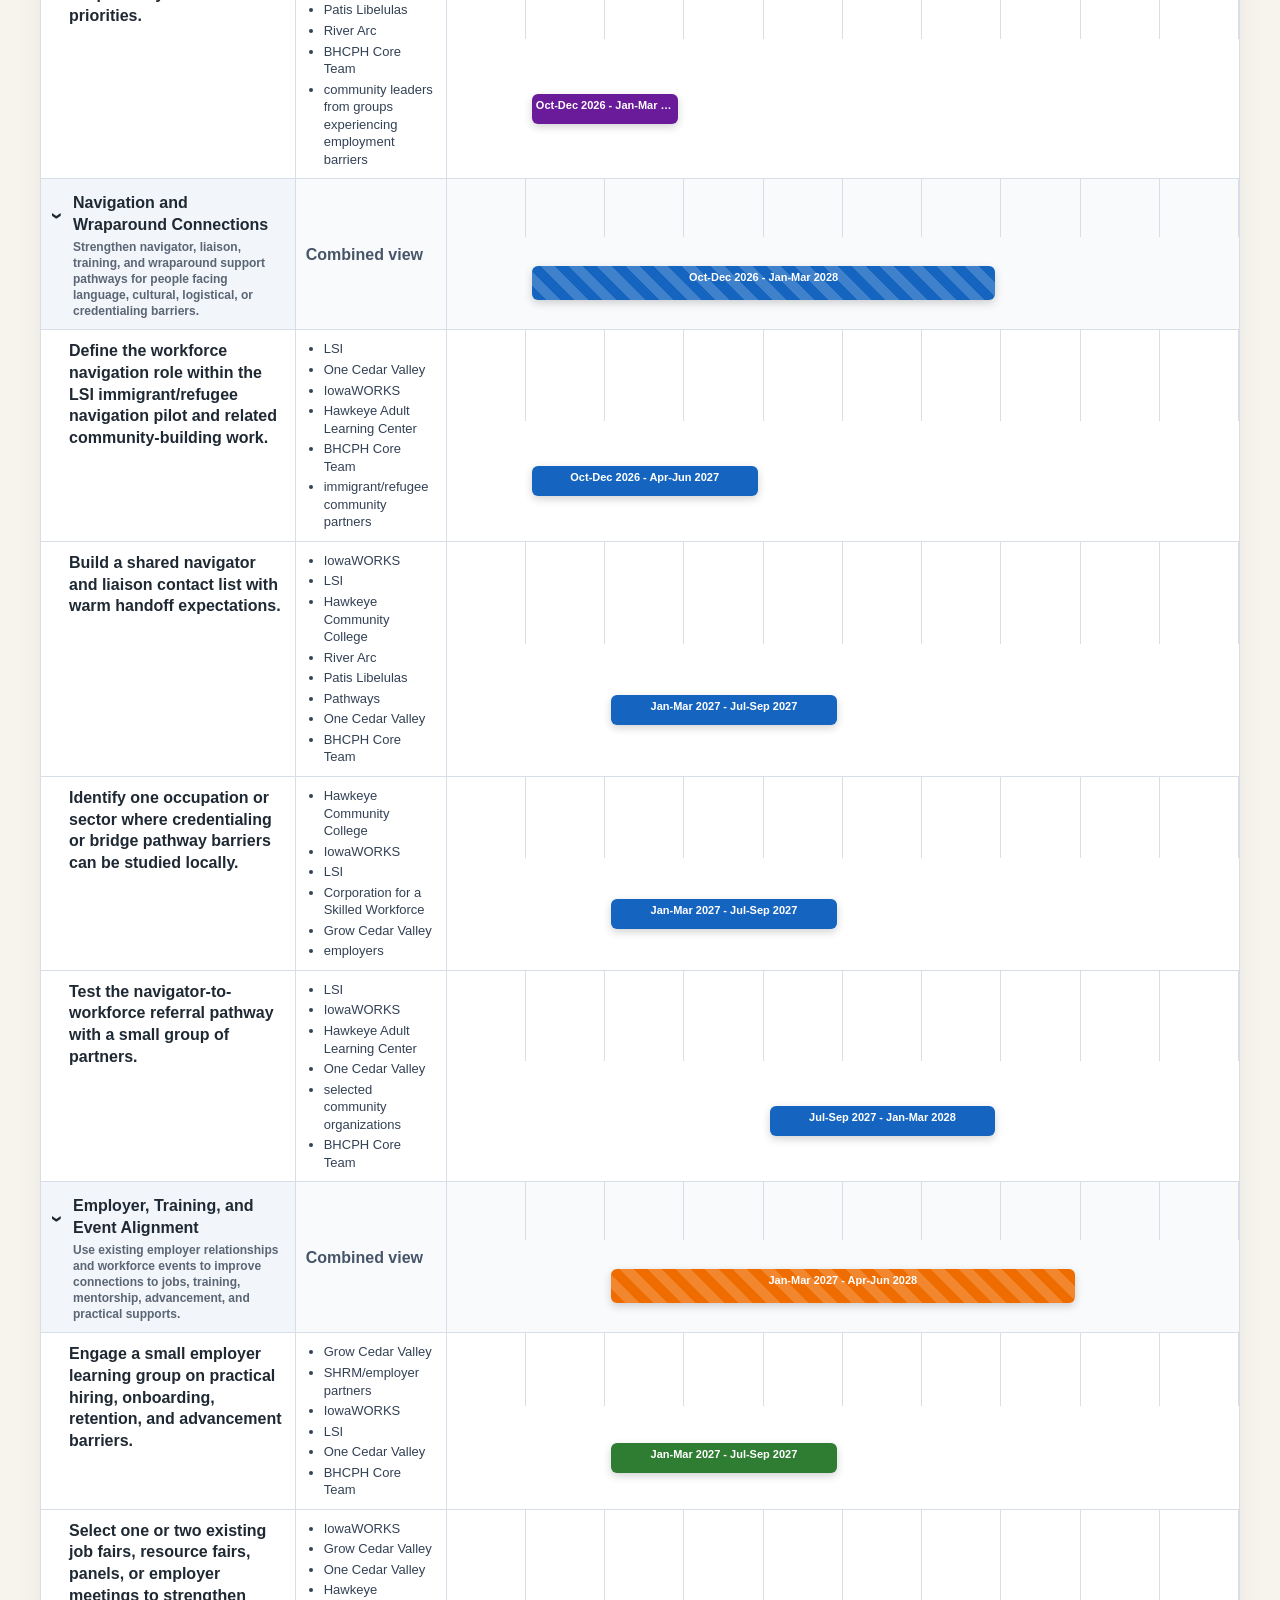
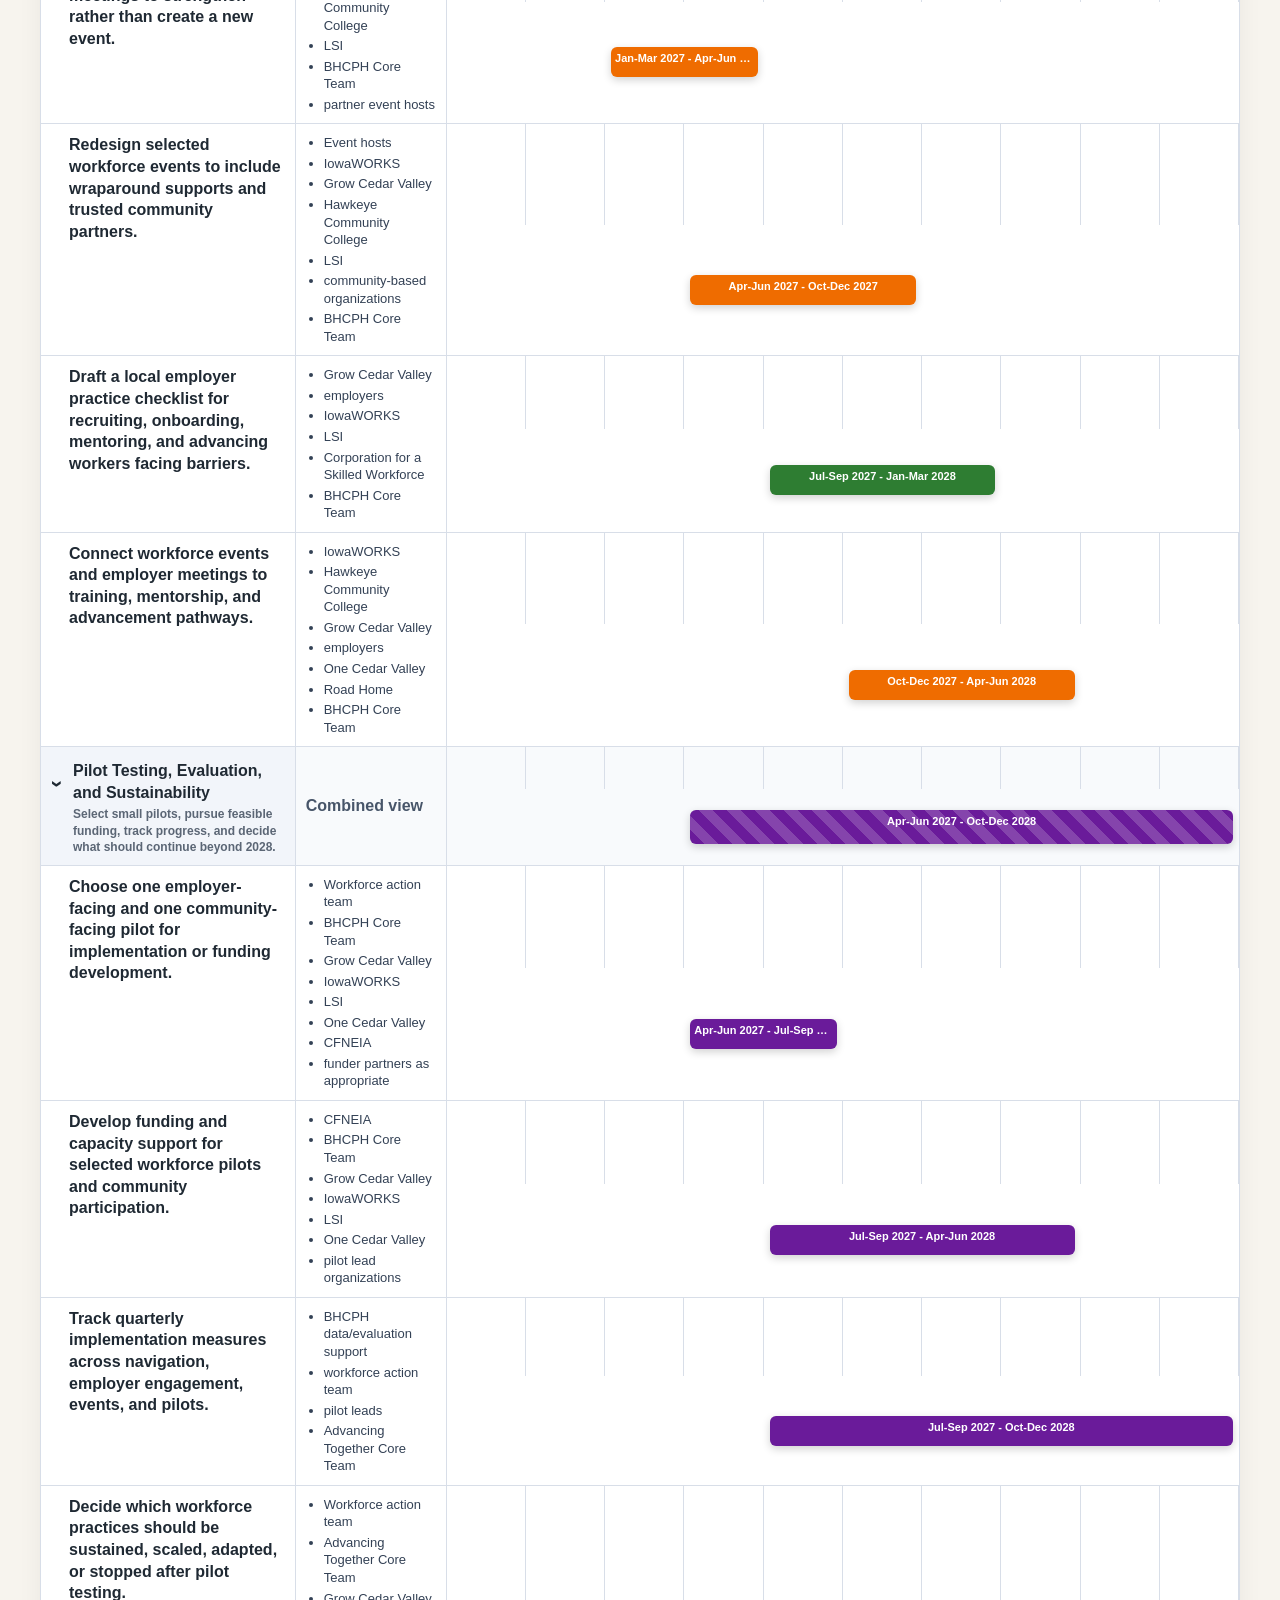
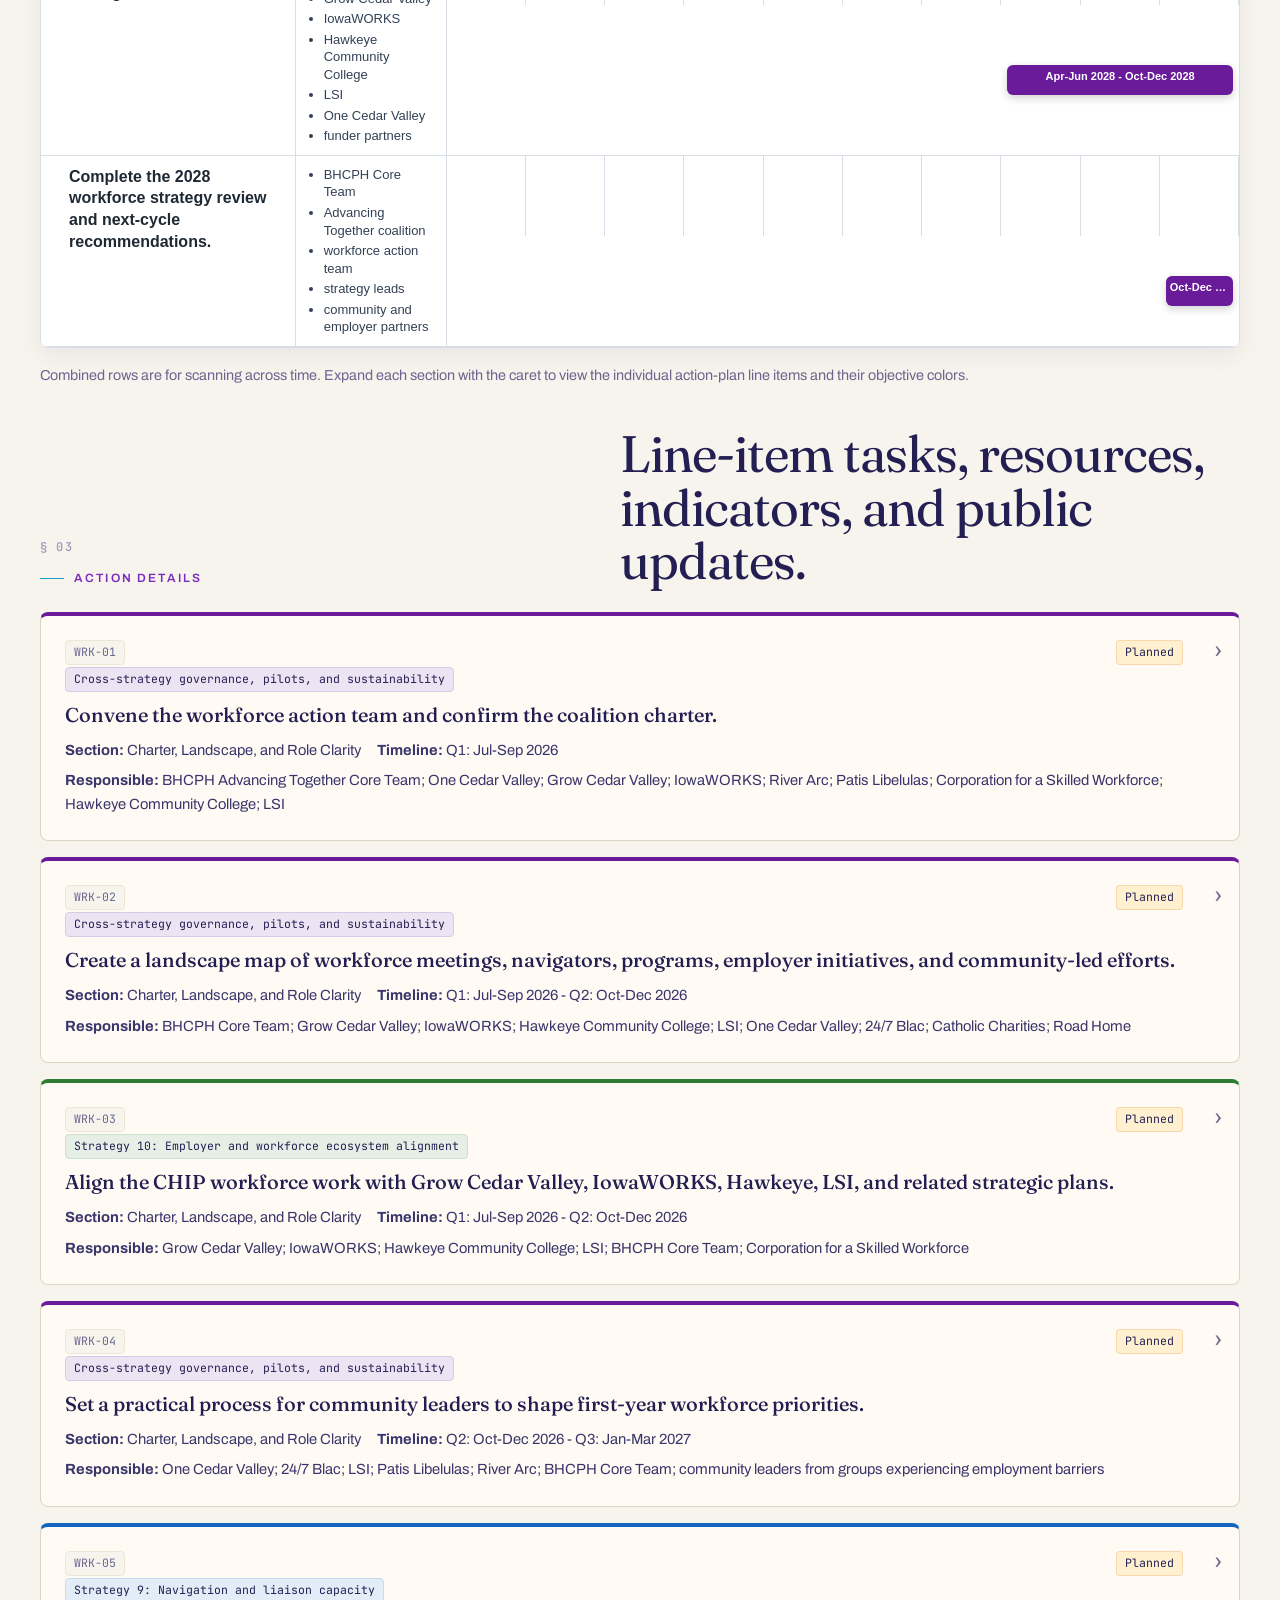
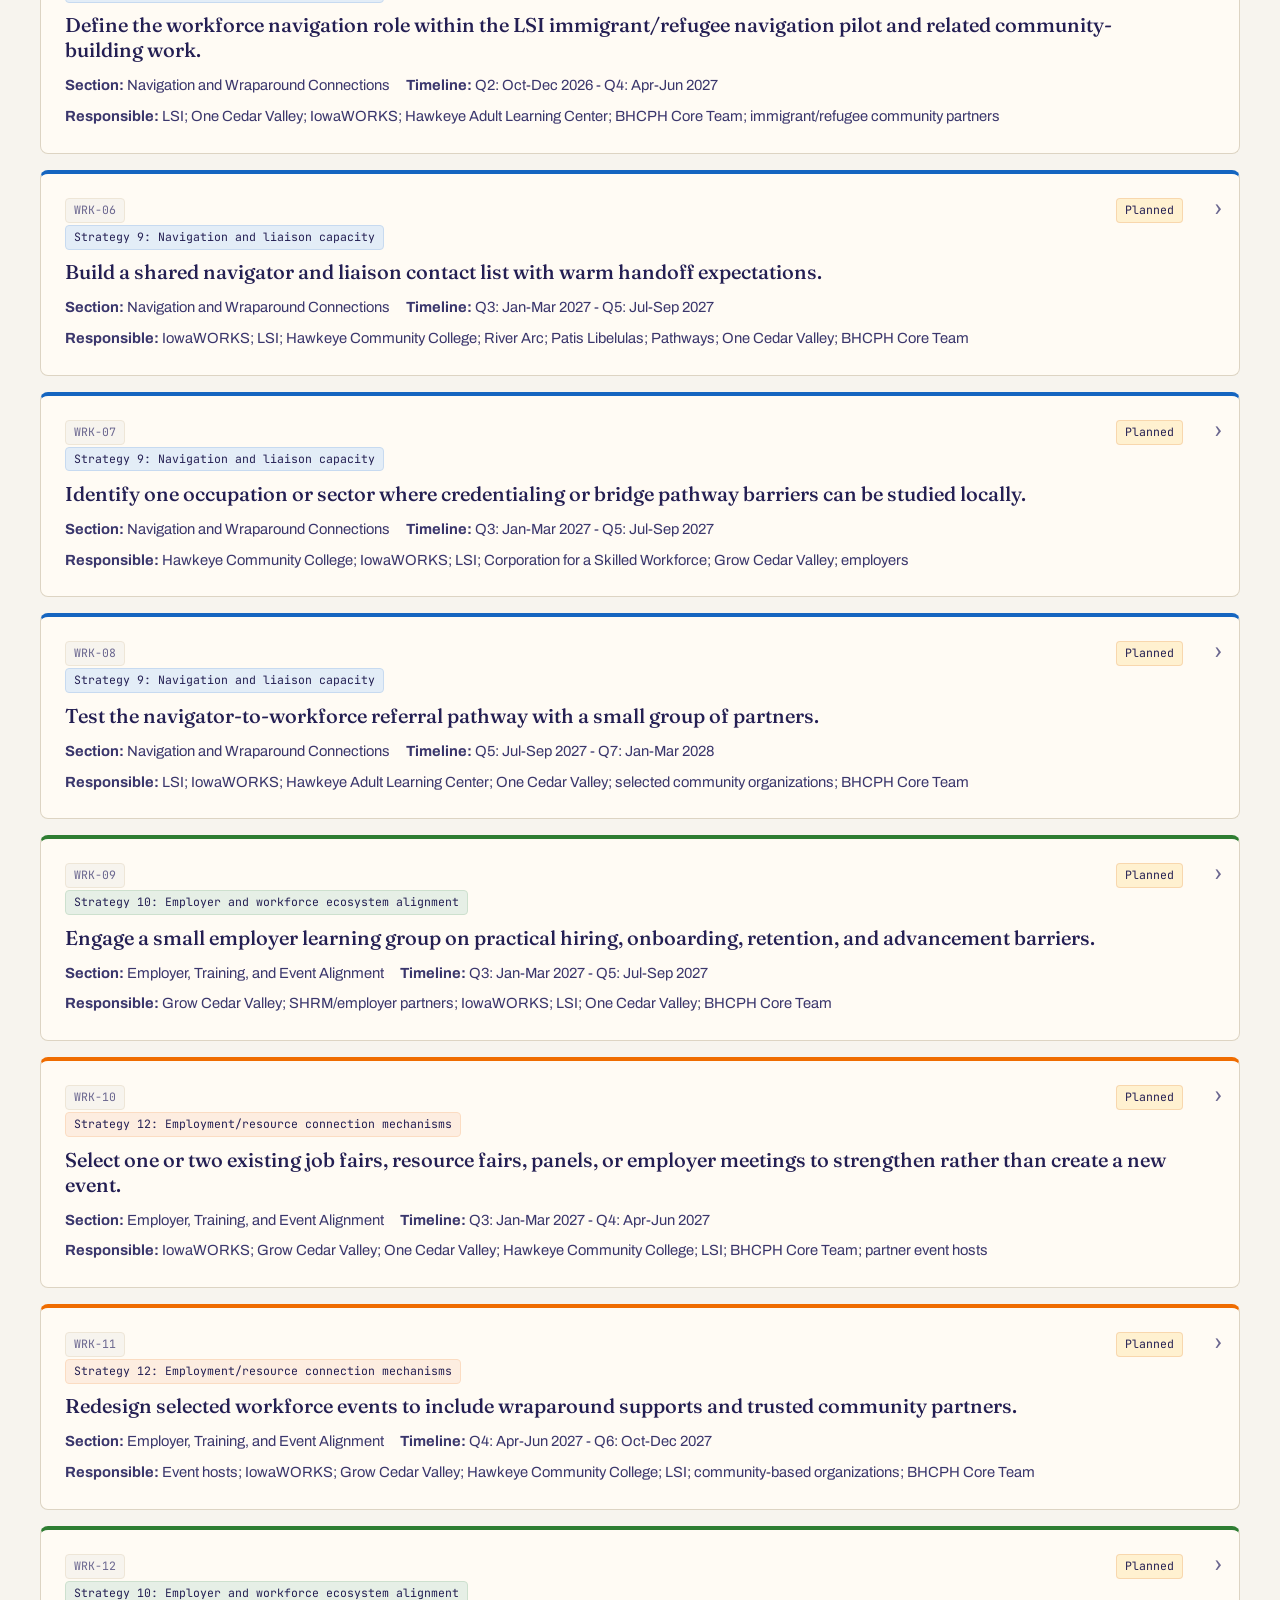
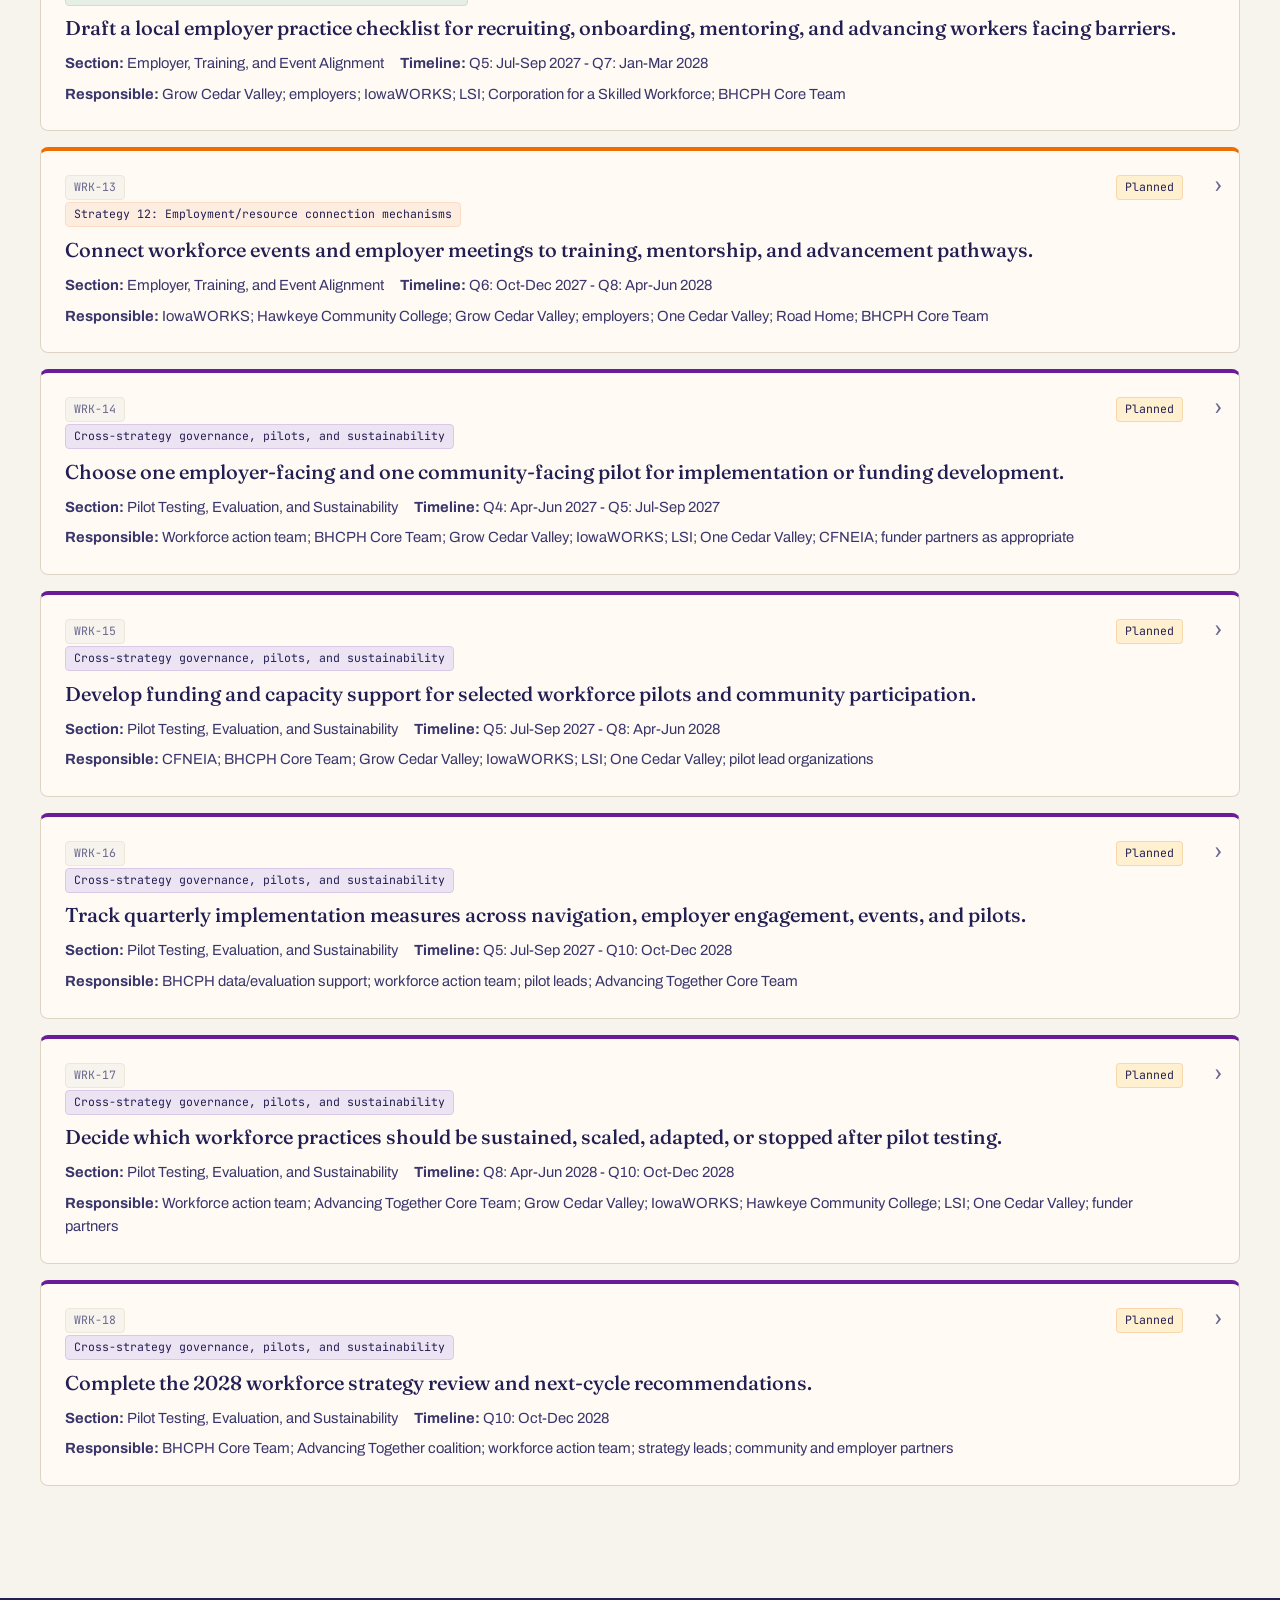
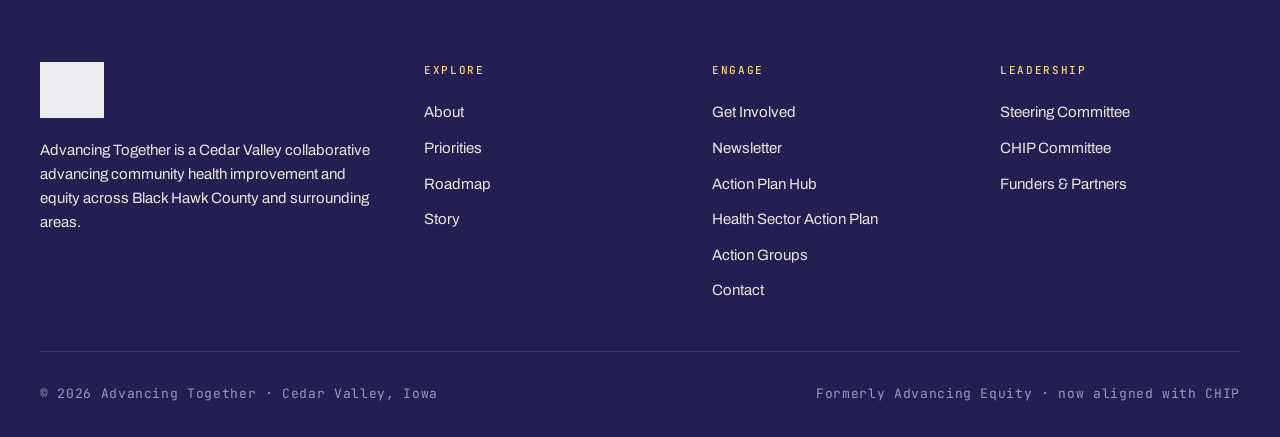
<file: action-plans/workforce.html>
<!DOCTYPE html>
<html lang="en">
<head>
  <meta charset="UTF-8" />
  <meta name="viewport" content="width=device-width, initial-scale=1.0" />
  <title>Workforce Action Plan | Advancing Together</title>
  <meta name="description" content="Static public dashboard for the Advancing Together Health Sector CHIP action plan, including Gantt timeline, action details, responsible parties, and public updates." />
  <link rel="icon" type="image/png" href="../AT-logo.png" />
  <link rel="preconnect" href="https://fonts.googleapis.com" />
  <link rel="preconnect" href="https://fonts.gstatic.com" crossorigin />
  <link href="https://fonts.googleapis.com/css2?family=Fraunces:ital,opsz,wght,SOFT,WONK@0,9..144,300..700,0..100,0..1;1,9..144,300..700,0..100,0..1&family=Archivo:wght@400;500;600;700&family=JetBrains+Mono:wght@400;500&display=swap" rel="stylesheet" />
  <link rel="stylesheet" href="../assets/css/site.css" />
</head>
<body class="action-plan-page">
  <a class="skip-link" href="#main-content">Skip to content</a>

  <nav class="nav" id="nav">
    <div class="container container--wide">
      <div class="nav__inner">
        <a href="../index.html" class="nav__brand" aria-label="Advancing Together home">
          <img src="../AT-logo.png" alt="" />
          <span class="nav__brand-text">
            <span class="nav__brand-name">Advancing Together</span>
            <span class="nav__brand-loc">Cedar Valley &middot; Iowa</span>
          </span>
        </a>
        <ul class="nav__desktop" role="menubar">
          <li><a href="../index.html#about">About</a></li>
          <li><a href="../index.html#priorities">Priorities</a></li>
          <li><a href="../index.html#roadmap">Roadmap</a></li>
          <li><a href="../index.html#partners">Partners</a></li>
          <li><a href="index.html" class="active">Action Plans</a></li>
          <li><a href="../action-groups.html">Action Groups</a></li>
          <li><a href="../get-involved.html">Get Involved</a></li>
        </ul>
        <a href="../get-involved.html" class="nav__cta">
          Join the list
          <svg class="nav__cta-arrow" width="12" height="12" viewBox="0 0 12 12" fill="none" aria-hidden="true"><path d="M2 6H10M10 6L6 2M10 6L6 10" stroke="currentColor" stroke-width="1.5" stroke-linecap="round" stroke-linejoin="round"/></svg>
        </a>
        <button class="nav__toggle" id="nav-toggle" aria-label="Open navigation menu" aria-expanded="false" aria-controls="mobile-nav">
          <span></span><span></span><span></span>
        </button>
      </div>
    </div>
  </nav>

  <div class="mobile-nav" id="mobile-nav" aria-hidden="true">
    <button class="mobile-nav__close" id="mobile-close" aria-label="Close menu">Close</button>
    <ul>
      <li><a href="../index.html#about"><span class="num">01</span>About</a></li>
      <li><a href="../index.html#priorities"><span class="num">02</span>Priorities</a></li>
      <li><a href="../index.html#roadmap"><span class="num">03</span>Roadmap</a></li>
      <li><a href="../index.html#partners"><span class="num">04</span>Partners</a></li>
      <li><a href="index.html"><span class="num">05</span>Action Plans</a></li>
      <li><a href="../action-groups.html"><span class="num">06</span>Action Groups</a></li>
      <li><a href="../get-involved.html"><span class="num">07</span>Get Involved</a></li>
      <li><a href="../newsletter.html"><span class="num">08</span>Newsletter</a></li>
    </ul>
    <a href="../get-involved.html" class="mobile-nav__cta">
      Join our email list
      <svg width="14" height="14" viewBox="0 0 12 12" fill="none" aria-hidden="true"><path d="M2 6H10M10 6L6 2M10 6L6 10" stroke="currentColor" stroke-width="1.5" stroke-linecap="round" stroke-linejoin="round"/></svg>
    </a>
  </div>

  <header class="page-header action-plan-hero">
    <div class="container">
      <div class="page-header__meta">
        <a href="../index.html">&larr; Advancing Together</a>
        <span>&middot;</span>
        <span>Action Plans</span>
      </div>
      <div class="action-plan-hero__grid" data-action-plan-root data-plan-url="../data/workforce.json">
        <div>
          <span class="eyebrow">Community Health Improvement Plan</span>
          <h1 id="plan-title" class="reveal">Workforce Action Plan</h1>
          <p class="page-header__lede reveal reveal--delay-1" id="plan-purpose">Loading the Workforce action plan.</p>
          <div class="action-plan-actions reveal reveal--delay-2">
            <a href="../downloads/Workforce_Plan_FY26-28.docx" class="btn btn--primary" data-download-link download>
              Download Word snapshot
              <svg width="12" height="12" viewBox="0 0 12 12" fill="none" aria-hidden="true"><path d="M6 1V9M6 9L3 6M6 9L9 6M2 11H10" stroke="currentColor" stroke-width="1.5" stroke-linecap="round" stroke-linejoin="round"/></svg>
            </a>
            <a href="https://forms.office.com/Pages/ResponsePage.aspx?id=tvVgma76s0uhIsQ6zuqgbQQpxjNd7KhJvo_KYRIA9llUNDBCVzI2SlFYTkczVFVNRk4wVFY4NE1GMC4u" class="btn btn--secondary" data-update-link target="_blank" rel="noopener">
              Submit an update
              <svg width="12" height="12" viewBox="0 0 12 12" fill="none" aria-hidden="true"><path d="M2 6H10M10 6L6 2M10 6L6 10" stroke="currentColor" stroke-width="1.5" stroke-linecap="round" stroke-linejoin="round"/></svg>
            </a>
          </div>
          <div class="plan-switcher reveal reveal--delay-2">
            <label for="plan-switcher">View another action plan</label>
            <select id="plan-switcher">
              <option value="health-sector.html">Health Sector</option>
              <option value="funding.html">Funding</option>
              <option value="workforce.html">Workforce</option>
              <option value="communications.html">Communications</option>
              <option value="lived-experience.html">Lived Experiences</option>
              <option value="policy.html">Policy</option>
            </select>
          </div>
        </div>
        <aside class="action-plan-hero__aside reveal reveal--delay-2" aria-label="Plan facts">
          <div class="action-plan-facts">
            <div class="action-plan-fact">
              <div class="action-plan-fact__label">Prepared for</div>
              <div class="action-plan-fact__value" id="plan-prepared-for">Black Hawk County Public Health and Advancing Together</div>
            </div>
            <div class="action-plan-fact">
              <div class="action-plan-fact__label">Plan period</div>
              <div class="action-plan-fact__value" id="plan-period">July 2026-December 2028</div>
            </div>
            <div class="action-plan-fact">
              <div class="action-plan-fact__label">Last updated</div>
              <div class="action-plan-fact__value" id="plan-last-updated">May 26, 2026</div>
            </div>
            <div class="action-plan-fact">
              <div class="action-plan-fact__label">Coalition role</div>
              <div class="action-plan-fact__value" id="plan-coalition-role">Advancing Together convenes, aligns, supports, and tracks this work.</div>
            </div>
          </div>
        </aside>
      </div>
    </div>
  </header>

  <main id="main-content">
    <section class="section section--deep" aria-labelledby="objectives-heading">
      <div class="container">
        <div class="section-head reveal">
          <div class="section-head__meta">
            <span class="section-num">&sect; 01</span>
            <span class="eyebrow">Objective Outcomes</span>
          </div>
          <h2 class="section-head__title" id="objectives-heading">The Workforce plan connects navigator capacity, employer partnerships, and resource connection points into one <em>shared timeline.</em></h2>
        </div>
        <div class="objective-strip" id="objective-strip" aria-live="polite"></div>
      </div>
    </section>

    <section class="section" id="workplan" aria-labelledby="workplan-heading">
      <div class="container container--wide">
        <div class="section-head reveal">
          <div class="section-head__meta">
            <span class="section-num">&sect; 02</span>
            <span class="eyebrow">Action Plan Hub</span>
          </div>
          <h2 class="section-head__title" id="workplan-heading">Filter the work by section, objective, responsible party, quarter, or status.</h2>
        </div>

        <noscript>
          <div class="error-state">This static action plan uses front-end JavaScript to load local JSON data. Please enable JavaScript to view the Gantt chart and action details.</div>
        </noscript>

        <div class="filter-panel reveal">
          <div class="filter-panel__header">
            <h3 class="filter-panel__title">Filters</h3>
            <div class="results-note" id="result-count" aria-live="polite">Loading actions</div>
          </div>
          <div class="filter-grid">
            <div class="filter-field">
              <label for="filter-section">Section</label>
              <select id="filter-section"></select>
            </div>
            <div class="filter-field">
              <label for="filter-objective">Objective</label>
              <select id="filter-objective"></select>
            </div>
            <div class="filter-field">
              <label for="filter-responsible">Responsible party</label>
              <select id="filter-responsible"></select>
            </div>
            <div class="filter-field">
              <label for="filter-quarter">Quarter</label>
              <select id="filter-quarter"></select>
            </div>
            <div class="filter-field">
              <label for="filter-status">Status</label>
              <select id="filter-status"></select>
            </div>
          </div>
          <div class="action-plan-actions">
            <button class="btn btn--ghost" type="button" id="reset-filters">Reset filters</button>
          </div>
        </div>

        <div id="plan-loading" class="loading-state" aria-live="polite">Loading Health Sector action plan data.</div>

        <div class="chart-region reveal">
          <div class="objective-legend" id="objective-legend" aria-label="Objective color legend"></div>
          <section class="chart-wrap" aria-label="Accordion Gantt chart">
            <div class="chart" id="gantt-chart"></div>
          </section>
          <p class="chart-notes">Combined rows are for scanning across time. Expand each section with the caret to view the individual action-plan line items and their objective colors.</p>
        </div>

        <div class="action-details" aria-labelledby="details-heading">
          <div class="section-head" style="margin-bottom:1.5rem;">
            <div class="section-head__meta">
              <span class="section-num">&sect; 03</span>
              <span class="eyebrow">Action Details</span>
            </div>
            <h2 class="section-head__title" id="details-heading">Line-item tasks, resources, indicators, and public updates.</h2>
          </div>
          <div id="action-details" aria-live="polite"></div>
        </div>
      </div>
    </section>
  </main>

  <footer class="footer">
    <div class="container container--wide">
      <div class="footer__inner">
        <div class="footer__brand">
          <img src="../AT-logo.png" alt="Advancing Together" />
          <p>Advancing Together is a Cedar Valley collaborative advancing community health improvement and equity across Black Hawk County and surrounding areas.</p>
        </div>
        <div class="footer__col">
          <h4>Explore</h4>
          <ul>
            <li><a href="../index.html#about">About</a></li>
            <li><a href="../index.html#priorities">Priorities</a></li>
            <li><a href="../index.html#roadmap">Roadmap</a></li>
            <li><a href="../index.html#story">Story</a></li>
          </ul>
        </div>
        <div class="footer__col">
          <h4>Engage</h4>
          <ul>
            <li><a href="../get-involved.html">Get Involved</a></li>
            <li><a href="../newsletter.html">Newsletter</a></li>
            <li><a href="index.html">Action Plan Hub</a></li>
            <li><a href="health-sector.html">Health Sector Action Plan</a></li>
            <li><a href="../action-groups.html">Action Groups</a></li>
            <li><a href="../index.html#connect">Contact</a></li>
          </ul>
        </div>
        <div class="footer__col">
          <h4>Leadership</h4>
          <ul>
            <li><a href="../index.html#partners">Steering Committee</a></li>
            <li><a href="../index.html#partners">CHIP Committee</a></li>
            <li><a href="../index.html#connect">Funders &amp; Partners</a></li>
          </ul>
        </div>
      </div>
      <div class="footer__bottom">
        <div>&copy; 2026 Advancing Together &middot; Cedar Valley, Iowa</div>
        <div>Formerly Advancing Equity &middot; now aligned with CHIP</div>
      </div>
    </div>
  </footer>

  <script src="../script.js"></script>
  <script src="../assets/js/action-plan.js"></script>
</body>
</html>
</file>
<file: styles.css>
/* =========================================================
   Advancing Together — Cedar Valley
   Editorial civic publication aesthetic
   ========================================================= */

:root {
  --paper: #f7f4ee;
  --paper-deep: #ece5d7;
  --paper-warm: #fffbf4;
  --ink: #241f53;
  --ink-soft: #3a366c;
  --ink-mute: #6a668f;
  --ink-faint: #9b97bb;
  --rule: #ddd4c3;
  --rule-soft: #eee6d7;

  --gold: #f4a025;
  --gold-deep: #dd6f21;
  --gold-soft: #ffd37d;
  --gold-wash: #fff1d0;

  --teal: #17a1c9;
  --teal-deep: #0f7196;
  --purple: #7b2cbf;
  --purple-soft: #efe5fb;
  --card-shadow: 0 18px 40px rgba(36, 31, 83, 0.08);

  --serif: 'Fraunces', 'Georgia', serif;
  --sans: 'Archivo', 'Helvetica Neue', sans-serif;
  --mono: 'JetBrains Mono', 'Courier New', monospace;

  --content-max: 1240px;
  --content-wide: 1400px;
  --gutter: clamp(1.25rem, 4vw, 2.5rem);
}

* { box-sizing: border-box; margin: 0; padding: 0; }

html { scroll-behavior: smooth; scroll-padding-top: 88px; }

body {
  font-family: var(--sans);
  color: var(--ink);
  background: var(--paper);
  line-height: 1.6;
  font-size: 16px;
  font-weight: 400;
  -webkit-font-smoothing: antialiased;
  -moz-osx-font-smoothing: grayscale;
  overflow-x: hidden;
}

body.menu-open { overflow: hidden; }

body::before {
  content: '';
  position: fixed;
  inset: 0;
  pointer-events: none;
  z-index: 1;
  opacity: 1;
  background-image:
    linear-gradient(180deg, rgba(23, 161, 201, 0.05) 0%, transparent 16%),
    radial-gradient(circle at 0% 0%, rgba(123, 44, 191, 0.06) 0%, transparent 26%),
    radial-gradient(circle at 100% 0%, rgba(244, 160, 37, 0.06) 0%, transparent 28%);
  mix-blend-mode: normal;
}

img { max-width: 100%; height: auto; display: block; }
a { color: var(--ink); text-decoration: none; transition: color 0.2s ease; }
button { font-family: inherit; cursor: pointer; border: none; background: none; }

/* Typography */
.display { font-family: var(--serif); font-weight: 400; letter-spacing: -0.02em; line-height: 1.05; color: var(--ink); font-variation-settings: 'SOFT' 18, 'WONK' 0; }
.display--xl { font-size: clamp(2.5rem, 6vw, 5.25rem); }
.display--lg { font-size: clamp(2rem, 4.5vw, 3.75rem); }
.display--md { font-size: clamp(1.5rem, 3vw, 2.5rem); }
.display--sm { font-size: clamp(1.25rem, 2vw, 1.625rem); line-height: 1.2; }

.eyebrow {
  font-family: var(--sans);
  font-size: 0.75rem;
  font-weight: 600;
  letter-spacing: 0.18em;
  text-transform: uppercase;
  color: var(--purple);
  display: inline-flex;
  align-items: center;
  gap: 0.625rem;
}
.eyebrow::before { content: ''; width: 1.5rem; height: 1px; background: var(--teal); }
.eyebrow--plain::before { display: none; }

.lede {
  font-family: var(--sans);
  font-size: clamp(1.0625rem, 1.4vw, 1.25rem);
  line-height: 1.7;
  color: var(--ink-soft);
  font-weight: 400;
}

.body-text { color: var(--ink-soft); font-size: 1rem; line-height: 1.7; }
.body-text--lg { font-size: 1.0625rem; }

.section-num {
  font-family: var(--mono);
  font-size: 0.75rem;
  font-weight: 500;
  color: var(--ink-faint);
  letter-spacing: 0.1em;
}

/* Layout */
.container { width: 100%; max-width: var(--content-max); margin: 0 auto; padding: 0 var(--gutter); position: relative; z-index: 2; }
.container--wide { max-width: var(--content-wide); }
.container--narrow { max-width: 860px; }

section { position: relative; z-index: 2; }

/* Navigation */
.nav {
  position: fixed;
  top: 0;
  left: 0;
  right: 0;
  z-index: 100;
  background: rgba(255, 251, 244, 0.82);
  backdrop-filter: blur(12px);
  -webkit-backdrop-filter: blur(12px);
  border-bottom: 1px solid transparent;
  transition: background 0.3s ease, border-color 0.3s ease, padding 0.3s ease, box-shadow 0.3s ease;
  padding: 1.25rem 0;
}

.nav.scrolled {
  background: rgba(255, 251, 244, 0.96);
  border-bottom-color: var(--rule);
  padding: 0.875rem 0;
  box-shadow: 0 12px 24px rgba(36, 31, 83, 0.06);
}

.nav__inner { display: flex; align-items: center; justify-content: space-between; gap: 2rem; }

.nav__brand {
  display: flex;
  align-items: center;
  gap: 0.875rem;
  font-family: var(--serif);
  font-size: 1.125rem;
  line-height: 1.1;
  color: var(--ink);
}

.nav__brand img { height: 40px; width: auto; }

.nav__brand-text { display: flex; flex-direction: column; }
.nav__brand-name { font-weight: 500; letter-spacing: -0.01em; }
.nav__brand-loc {
  font-family: var(--sans);
  font-size: 0.6875rem;
  font-weight: 500;
  letter-spacing: 0.12em;
  text-transform: uppercase;
  color: var(--ink-mute);
  margin-top: 2px;
}

.nav__desktop { display: flex; align-items: center; gap: clamp(0.9rem, 1.4vw, 2rem); list-style: none; }

.nav__desktop a {
  font-size: 0.875rem;
  font-weight: 500;
  color: var(--ink-soft);
  position: relative;
  padding: 0.25rem 0;
  transition: color 0.2s ease;
}

.nav__desktop a::after {
  content: '';
  position: absolute;
  bottom: 0;
  left: 0;
  right: 0;
  height: 2px;
  background: var(--teal);
  transform: scaleX(0);
  transform-origin: left;
  transition: transform 0.3s ease;
}

.nav__desktop a:hover, .nav__desktop a.active { color: var(--ink); }
.nav__desktop a:hover::after, .nav__desktop a.active::after { transform: scaleX(1); }

.nav__cta {
  display: inline-flex;
  align-items: center;
  gap: 0.5rem;
  padding: 0.625rem 1.125rem;
  background: linear-gradient(135deg, var(--gold) 0%, var(--gold-deep) 100%);
  color: var(--paper);
  font-size: 0.8125rem;
  font-weight: 500;
  letter-spacing: 0.02em;
  border-radius: 2px;
  box-shadow: 0 14px 24px rgba(221, 111, 33, 0.18);
  transition: background 0.2s ease, transform 0.2s ease, box-shadow 0.2s ease;
}

.nav__cta:hover { background: var(--ink); box-shadow: 0 14px 24px rgba(36, 31, 83, 0.14); transform: translateY(-1px); }
.nav__cta-arrow { transition: transform 0.2s ease; }
.nav__cta:hover .nav__cta-arrow { transform: translateX(3px); }

.nav__toggle { display: none; flex-direction: column; gap: 4px; padding: 8px; }
.nav__toggle span { width: 22px; height: 1.5px; background: var(--ink); transition: transform 0.3s ease; }

.mobile-nav {
  position: fixed;
  inset: 0;
  z-index: 99;
  background: var(--paper-warm);
  padding: 6rem var(--gutter) 3rem;
  transform: translateX(100%);
  transition: transform 0.4s cubic-bezier(0.4, 0, 0.2, 1);
  overflow-y: auto;
}

.mobile-nav.open { transform: translateX(0); }

.mobile-nav__close {
  position: absolute;
  top: 1.5rem;
  right: var(--gutter);
  font-size: 0.8125rem;
  font-weight: 500;
  letter-spacing: 0.1em;
  text-transform: uppercase;
  color: var(--ink);
  padding: 0.5rem;
}

.mobile-nav ul { list-style: none; display: flex; flex-direction: column; gap: 1.25rem; border-top: 1px solid var(--rule); padding-top: 2rem; }

.mobile-nav a {
  font-family: var(--serif);
  font-size: 2rem;
  font-weight: 400;
  color: var(--ink);
  display: flex;
  align-items: baseline;
  gap: 1rem;
  letter-spacing: -0.02em;
}

.mobile-nav a .num {
  font-family: var(--mono);
  font-size: 0.75rem;
  color: var(--ink-faint);
}

.mobile-nav__cta {
  margin-top: 2.5rem;
  display: inline-flex;
  align-items: center;
  gap: 0.5rem;
  padding: 0.875rem 1.5rem;
  background: var(--ink);
  color: var(--paper);
  font-size: 0.875rem;
  font-weight: 500;
  border-radius: 2px;
}

/* Hero */
.hero {
  padding: clamp(8rem, 14vh, 10rem) 0 clamp(4rem, 8vh, 6rem);
  position: relative;
  overflow: hidden;
}

.hero__decorative { position: absolute; inset: 0; pointer-events: none; z-index: 1; }
.hero__decorative svg { position: absolute; top: 0; right: 0; width: 50%; height: 100%; opacity: 0.18; }

.hero__inner { display: grid; grid-template-columns: 1fr; gap: 3rem; align-items: start; position: relative; z-index: 2; }

@media (min-width: 900px) {
  .hero__inner { grid-template-columns: minmax(0, 1.4fr) minmax(0, 1fr); gap: 4rem; }
}

.hero__header { display: flex; flex-direction: column; gap: 1.25rem; }

.hero__meta {
  display: flex;
  align-items: center;
  gap: 1rem;
  flex-wrap: wrap;
  font-family: var(--mono);
  font-size: 0.75rem;
  color: var(--ink-mute);
  letter-spacing: 0.05em;
}

.hero__meta .dot { width: 4px; height: 4px; border-radius: 50%; background: var(--teal); }

.hero__title {
  font-family: var(--serif);
  font-size: clamp(2.5rem, 6vw, 5rem);
  font-weight: 400;
  line-height: 1.02;
  letter-spacing: -0.025em;
  color: var(--ink);
  font-variation-settings: 'SOFT' 50, 'WONK' 0;
}

.hero__title em { font-style: italic; color: var(--gold-deep); font-variation-settings: 'SOFT' 18, 'WONK' 0; }
.hero__title .break { display: block; }

.hero__lede {
  font-family: var(--sans);
  font-size: clamp(1rem, 1.35vw, 1.1875rem);
  line-height: 1.75;
  color: var(--ink-soft);
  max-width: 36em;
  font-weight: 400;
}

.hero__actions { display: flex; flex-wrap: wrap; gap: 0.75rem; margin-top: 0.5rem; }

.btn {
  display: inline-flex;
  align-items: center;
  gap: 0.625rem;
  padding: 0.875rem 1.5rem;
  font-size: 0.875rem;
  font-weight: 500;
  letter-spacing: 0.01em;
  border-radius: 2px;
  transition: all 0.25s ease;
  border: 1px solid transparent;
}

.btn svg { transition: transform 0.2s ease; }
.btn:hover svg { transform: translateX(3px); }

.btn--primary { background: linear-gradient(135deg, var(--gold) 0%, var(--gold-deep) 100%); color: var(--paper); }
.btn--primary:hover { background: var(--ink); }

.btn--secondary { background: transparent; color: var(--ink); border-color: rgba(36, 31, 83, 0.22); }
.btn--secondary:hover { background: var(--ink); color: var(--paper); border-color: var(--ink); }

.btn--gold { background: var(--purple); color: var(--paper); }
.btn--gold:hover { background: var(--ink); }

.btn--ghost { background: transparent; color: var(--ink); border-color: var(--rule); padding: 0.75rem 1.25rem; }
.btn--ghost:hover { border-color: var(--teal); background: rgba(23, 161, 201, 0.07); }

.hero__sidecard {
  background: var(--paper-warm);
  border: 1px solid var(--rule);
  padding: 2rem;
  position: relative;
  box-shadow: var(--card-shadow);
}

.hero__sidecard::before {
  content: '';
  position: absolute;
  top: -1px;
  left: -1px;
  width: 32px;
  height: 32px;
  border-top: 2px solid var(--teal);
  border-left: 2px solid var(--gold-deep);
}

.hero__sidecard-label {
  font-family: var(--mono);
  font-size: 0.6875rem;
  letter-spacing: 0.15em;
  text-transform: uppercase;
  color: var(--purple);
  margin-bottom: 1.25rem;
  display: block;
}

.hero__sidecard h3 {
  font-family: var(--serif);
  font-size: 1.375rem;
  font-weight: 400;
  line-height: 1.25;
  margin-bottom: 1rem;
  letter-spacing: -0.015em;
}

.hero__sidecard p {
  font-size: 0.9375rem;
  color: var(--ink-soft);
  line-height: 1.6;
  margin-bottom: 1.5rem;
}

.hero__sidecard-list { list-style: none; display: flex; flex-direction: column; gap: 0.75rem; margin-bottom: 1.5rem; }

.hero__sidecard-list li {
  display: flex;
  align-items: center;
  gap: 0.75rem;
  font-size: 0.9375rem;
  color: var(--ink-soft);
  padding-bottom: 0.75rem;
  border-bottom: 1px solid var(--rule-soft);
}

.hero__sidecard-list li:last-child { border-bottom: none; padding-bottom: 0; }

.hero__sidecard-list .num {
  font-family: var(--mono);
  font-size: 0.75rem;
  color: var(--teal-deep);
  font-weight: 500;
  min-width: 1.25rem;
}

.hero__stats {
  margin-top: clamp(3rem, 6vw, 4.5rem);
  padding-top: 2rem;
  border-top: 1px solid var(--rule);
  display: grid;
  grid-template-columns: repeat(4, 1fr);
  gap: 1.5rem;
}

@media (max-width: 720px) {
  .hero__stats { grid-template-columns: repeat(2, 1fr); gap: 1.75rem; }
}

.hero__stat-label {
  font-family: var(--mono);
  font-size: 0.6875rem;
  letter-spacing: 0.12em;
  text-transform: uppercase;
  color: var(--ink-mute);
  margin-bottom: 0.5rem;
}

.hero__stat-value {
  font-family: var(--serif);
  font-size: clamp(1.75rem, 3vw, 2.5rem);
  font-weight: 400;
  color: var(--ink);
  line-height: 1;
  letter-spacing: -0.02em;
}

.hero__stat-note { font-size: 0.8125rem; color: var(--ink-mute); margin-top: 0.375rem; line-height: 1.4; }

/* Sections */
.section { padding: clamp(4rem, 9vw, 7rem) 0; }
.section--tight { padding: clamp(3rem, 6vw, 5rem) 0; }

.section--deep { background: var(--paper-deep); border-top: 1px solid var(--rule); border-bottom: 1px solid var(--rule); }

.section--ink { background: linear-gradient(135deg, #241f53 0%, #342b6d 62%, #184c70 100%); color: var(--paper); border-top: 1px solid rgba(255, 255, 255, 0.08); border-bottom: 1px solid rgba(255, 255, 255, 0.08); }
.section--ink .eyebrow { color: var(--gold-soft); }
.section--ink .eyebrow::before { background: var(--gold-soft); }
.section--ink .display, .section--ink h1, .section--ink h2, .section--ink h3 { color: var(--paper); }
.section--ink .body-text, .section--ink p { color: var(--paper-deep); }

.section-head { display: grid; grid-template-columns: 1fr; gap: 1.5rem; margin-bottom: clamp(2.5rem, 5vw, 4rem); }

@media (min-width: 900px) {
  .section-head { grid-template-columns: minmax(0, 1fr) minmax(0, 1.2fr); gap: 4rem; align-items: end; }
}

.section-head__meta { display: flex; flex-direction: column; gap: 0.75rem; }

.section-head__title {
  font-family: var(--serif);
  font-size: clamp(1.875rem, 4vw, 3.25rem);
  font-weight: 400;
  line-height: 1.05;
  letter-spacing: -0.02em;
  color: inherit;
}

.section-head__title em { font-style: italic; color: var(--teal-deep); }
.section--ink .section-head__title em { color: var(--gold-soft); }

/* Priorities grid */
.priorities {
  display: grid;
  grid-template-columns: 1fr;
  gap: 0;
  border-top: 1px solid var(--rule);
}

@media (min-width: 900px) {
  .priorities { grid-template-columns: repeat(3, 1fr); }
}

.priority {
  padding: 2.5rem 0;
  border-bottom: 1px solid var(--rule);
  display: flex;
  flex-direction: column;
  gap: 1rem;
  position: relative;
  transition: background 0.3s ease;
}

@media (min-width: 900px) {
  .priority { padding: 2.5rem 2rem; border-bottom: none; border-right: 1px solid var(--rule); }
  .priority:last-child { border-right: none; }
  .priority:first-child { padding-left: 0; }
  .priority:last-child { padding-right: 0; }
}

.priority:hover { background: rgba(23, 161, 201, 0.06); }

.priority__num { font-family: var(--mono); font-size: 0.75rem; letter-spacing: 0.12em; color: var(--purple); font-weight: 500; }

.priority__title {
  font-family: var(--serif);
  font-size: 1.75rem;
  font-weight: 400;
  line-height: 1.1;
  letter-spacing: -0.015em;
  margin-top: 0.25rem;
}

.priority__desc { color: var(--ink-soft); font-size: 0.9375rem; line-height: 1.65; }

.priority__list { list-style: none; display: flex; flex-direction: column; gap: 0.75rem; margin-top: 0.5rem; }

.priority__list li {
  font-size: 0.875rem;
  line-height: 1.55;
  color: var(--ink-soft);
  padding-left: 1.25rem;
  position: relative;
}

.priority__list li::before {
  content: '';
  position: absolute;
  left: 0;
  top: 0.6em;
  width: 8px;
  height: 1px;
  background: var(--gold);
}

.priority__tag {
  margin-top: auto;
  padding-top: 1.25rem;
  font-family: var(--mono);
  font-size: 0.6875rem;
  letter-spacing: 0.12em;
  text-transform: uppercase;
  color: var(--ink-mute);
  border-top: 1px dashed var(--rule);
}

/* How we work cards */
.how-grid { display: grid; grid-template-columns: 1fr; gap: 2rem; }

@media (min-width: 768px) {
  .how-grid { grid-template-columns: repeat(3, 1fr); }
}

.how-card {
  background: var(--paper-warm);
  padding: 2rem;
  border: 1px solid var(--rule);
  position: relative;
  box-shadow: 0 12px 30px rgba(36, 31, 83, 0.04);
  transition: transform 0.3s ease, border-color 0.3s ease;
}

.how-card:hover { transform: translateY(-4px); border-color: rgba(23, 161, 201, 0.25); box-shadow: var(--card-shadow); }

.how-card__eyebrow {
  font-family: var(--mono);
  font-size: 0.6875rem;
  letter-spacing: 0.15em;
  text-transform: uppercase;
  color: var(--purple);
  margin-bottom: 1rem;
  display: block;
}

.how-card__title {
  font-family: var(--serif);
  font-size: 1.5rem;
  font-weight: 400;
  line-height: 1.2;
  margin-bottom: 0.875rem;
  letter-spacing: -0.015em;
}

.how-card__desc { color: var(--ink-soft); font-size: 0.9375rem; line-height: 1.6; }

/* Roadmap */
.roadmap { display: grid; grid-template-columns: 1fr; gap: 3rem; align-items: start; }

@media (min-width: 1000px) {
  .roadmap { grid-template-columns: minmax(0, 1fr) minmax(0, 1.1fr); gap: 4rem; }
}

.roadmap__steps { display: flex; flex-direction: column; gap: 0; counter-reset: step; }

.roadmap__step {
  display: grid;
  grid-template-columns: auto 1fr;
  gap: 1.5rem;
  padding: 1.75rem 0;
  border-bottom: 1px solid var(--rule);
  position: relative;
}

.roadmap__step:first-child { padding-top: 0.5rem; border-top: 1px solid var(--rule); }

.roadmap__step-num {
  font-family: var(--serif);
  font-size: 2rem;
  font-weight: 400;
  line-height: 1;
  color: var(--teal-deep);
  letter-spacing: -0.02em;
  font-feature-settings: 'lnum';
}

.roadmap__step-title {
  font-family: var(--serif);
  font-size: 1.25rem;
  font-weight: 400;
  line-height: 1.3;
  margin-bottom: 0.5rem;
  letter-spacing: -0.01em;
}

.roadmap__step-desc { font-size: 0.9375rem; color: var(--ink-soft); line-height: 1.6; }

.roadmap__image { position: sticky; top: 100px; }

.roadmap__image-frame {
  background: var(--paper-warm);
  border: 1px solid var(--rule);
  padding: 1.5rem;
  position: relative;
  box-shadow: var(--card-shadow);
}

.roadmap__image-frame img { width: 100%; }

.roadmap__image-label {
  font-family: var(--mono);
  font-size: 0.6875rem;
  letter-spacing: 0.12em;
  text-transform: uppercase;
  color: var(--ink-mute);
  margin-top: 1rem;
  display: flex;
  justify-content: space-between;
}

/* Timeline */
.timeline { display: grid; grid-template-columns: 1fr; gap: 0; border-top: 1px solid var(--rule); }

@media (min-width: 900px) {
  .timeline { grid-template-columns: repeat(4, 1fr); }
}

.timeline__item {
  padding: 2rem 0;
  border-bottom: 1px solid var(--rule);
  position: relative;
}

@media (min-width: 900px) {
  .timeline__item { padding: 2rem 1.5rem 2rem 0; border-bottom: none; border-right: 1px solid var(--rule); }
  .timeline__item:last-child { border-right: none; }
  .timeline__item:first-child { padding-left: 0; }
}

.timeline__year {
  font-family: var(--serif);
  font-size: 2.75rem;
  font-weight: 400;
  line-height: 1;
  color: var(--purple);
  letter-spacing: -0.02em;
  margin-bottom: 1rem;
  font-feature-settings: 'lnum';
}

.section--ink .timeline__year { color: var(--gold-soft); }

.timeline__title {
  font-family: var(--serif);
  font-size: 1.25rem;
  font-weight: 400;
  line-height: 1.25;
  margin-bottom: 0.75rem;
  letter-spacing: -0.01em;
}

.timeline__desc { font-size: 0.9375rem; line-height: 1.6; color: var(--ink-soft); }
.section--ink .timeline__desc { color: var(--paper-deep); }
.section--ink .timeline { border-top-color: var(--ink-soft); }
.section--ink .timeline__item { border-right-color: var(--ink-soft); border-bottom-color: var(--ink-soft); }

/* Lessons */
.lessons { display: grid; grid-template-columns: 1fr; gap: 1.5rem; margin-top: 3rem; }

@media (min-width: 600px) { .lessons { grid-template-columns: repeat(2, 1fr); } }
@media (min-width: 1000px) { .lessons { grid-template-columns: repeat(4, 1fr); } }

.lesson {
  padding: 1.75rem 1.5rem;
  background: rgba(255, 255, 255, 0.04);
  border: 1px solid var(--ink-soft);
  position: relative;
}

.section--ink .lesson { background: rgba(245, 241, 232, 0.04); }

.lesson__title {
  font-family: var(--serif);
  font-size: 1.125rem;
  font-weight: 400;
  line-height: 1.25;
  margin-bottom: 0.75rem;
  color: var(--paper);
}

.lesson__desc { font-size: 0.875rem; line-height: 1.55; color: var(--paper-deep); }

/* Partners */
.partner-grid { display: grid; grid-template-columns: 1fr; gap: 1.5rem; margin-bottom: 3rem; }
@media (min-width: 768px) { .partner-grid { grid-template-columns: repeat(3, 1fr); } }

.partner-card {
  background: var(--paper-warm);
  border: 1px solid var(--rule);
  padding: 2rem;
  display: flex;
  flex-direction: column;
  gap: 0.75rem;
  box-shadow: 0 12px 30px rgba(36, 31, 83, 0.04);
  transition: border-color 0.3s ease, transform 0.3s ease;
}

.partner-card:hover { border-color: var(--teal); transform: translateY(-3px); box-shadow: var(--card-shadow); }

.partner-card__role {
  font-family: var(--mono);
  font-size: 0.6875rem;
  letter-spacing: 0.12em;
  text-transform: uppercase;
  color: var(--purple);
  margin-bottom: 0.25rem;
}

.partner-card__name {
  font-family: var(--serif);
  font-size: 1.25rem;
  font-weight: 400;
  line-height: 1.25;
  letter-spacing: -0.01em;
}

.partner-card__desc { font-size: 0.9375rem; line-height: 1.6; color: var(--ink-soft); }

.partner-list { margin-top: 2.5rem; padding-top: 2.5rem; border-top: 1px solid var(--rule); }
.partner-list__group { margin-bottom: 2.5rem; }

.partner-list__label {
  font-family: var(--mono);
  font-size: 0.75rem;
  letter-spacing: 0.1em;
  text-transform: uppercase;
  color: var(--ink-mute);
  margin-bottom: 1rem;
}

.partner-list__items { display: flex; flex-wrap: wrap; gap: 0.625rem; list-style: none; }

.partner-list__items li {
  padding: 0.625rem 1.125rem;
  background: var(--paper-warm);
  border: 1px solid var(--rule);
  font-size: 0.9375rem;
  font-family: var(--serif);
  color: var(--ink);
  transition: all 0.2s ease;
}

.partner-list__items li:hover { border-color: var(--teal); background: rgba(23, 161, 201, 0.07); }

/* Contact */
.contact-grid { display: grid; grid-template-columns: 1fr; gap: 1.5rem; }
@media (min-width: 900px) { .contact-grid { grid-template-columns: repeat(3, 1fr); } }

.contact-card {
  background: var(--paper-warm);
  border: 1px solid var(--rule);
  padding: 2rem;
  display: flex;
  flex-direction: column;
  gap: 1rem;
  box-shadow: 0 12px 30px rgba(36, 31, 83, 0.04);
}

.contact-card__role {
  font-family: var(--mono);
  font-size: 0.6875rem;
  letter-spacing: 0.12em;
  text-transform: uppercase;
  color: var(--purple);
}

.contact-card__name {
  font-family: var(--serif);
  font-size: 1.375rem;
  font-weight: 400;
  line-height: 1.2;
  letter-spacing: -0.015em;
}

.contact-card__desc { font-size: 0.9375rem; line-height: 1.6; color: var(--ink-soft); flex-grow: 1; }

.contact-card__info {
  display: flex;
  flex-direction: column;
  gap: 0.5rem;
  font-size: 0.9375rem;
  padding-top: 1rem;
  border-top: 1px solid var(--rule);
}

.contact-card__info a {
  color: var(--ink);
  border-bottom: 1px solid var(--rule);
  padding-bottom: 2px;
  transition: all 0.2s ease;
  display: inline-flex;
  align-items: center;
  gap: 0.375rem;
  width: fit-content;
}

.contact-card__info a:hover { color: var(--teal-deep); border-bottom-color: var(--teal); }

.contact-card__actions { display: flex; flex-wrap: wrap; gap: 0.5rem; margin-top: 0.5rem; }
.contact-card__actions .btn { padding: 0.625rem 1rem; font-size: 0.8125rem; }

/* CTA strip */
.cta-strip {
  display: grid;
  grid-template-columns: 1fr;
  gap: 2.5rem;
  align-items: center;
  padding: clamp(2rem, 5vw, 3.5rem);
  background: linear-gradient(135deg, #241f53 0%, #342b6d 62%, #184c70 100%);
  color: var(--paper);
  position: relative;
  overflow: hidden;
}

@media (min-width: 800px) {
  .cta-strip { grid-template-columns: 1.3fr 1fr; gap: 3rem; }
}

.cta-strip::before {
  content: '';
  position: absolute;
  top: -50%;
  right: -10%;
  width: 400px;
  height: 400px;
  background: radial-gradient(circle, rgba(244, 160, 37, 0.18) 0%, transparent 70%);
  pointer-events: none;
}

.cta-strip__eyebrow {
  font-family: var(--mono);
  font-size: 0.6875rem;
  letter-spacing: 0.15em;
  text-transform: uppercase;
  color: var(--gold-soft);
  margin-bottom: 1rem;
  position: relative;
  z-index: 2;
}

.cta-strip__title {
  font-family: var(--serif);
  font-size: clamp(1.75rem, 3.5vw, 2.5rem);
  font-weight: 400;
  line-height: 1.1;
  letter-spacing: -0.015em;
  color: var(--paper);
  position: relative;
  z-index: 2;
}

.cta-strip__title em { font-style: italic; color: var(--gold-soft); }

.cta-strip__desc { margin-top: 1rem; color: var(--paper-deep); font-size: 1rem; line-height: 1.6; position: relative; z-index: 2; }

.cta-strip__actions { display: flex; flex-wrap: wrap; gap: 0.75rem; position: relative; z-index: 2; }

.cta-strip .btn--primary { background: var(--paper); color: var(--ink); }
.cta-strip .btn--primary:hover { background: var(--gold-soft); }
.cta-strip .btn--secondary { border-color: var(--paper-deep); color: var(--paper); }
.cta-strip .btn--secondary:hover { background: var(--paper); color: var(--ink); }

/* Pullquote */
.pullquote {
  max-width: 900px;
  margin: 0 auto;
  text-align: center;
  padding: clamp(3rem, 6vw, 5rem) 0;
}

.pullquote__mark {
  font-family: var(--serif);
  font-size: 4rem;
  line-height: 1;
  color: var(--purple);
  margin-bottom: 1rem;
  display: block;
  font-style: italic;
}

.pullquote__text {
  font-family: var(--serif);
  font-size: clamp(1.5rem, 3vw, 2.25rem);
  font-weight: 400;
  font-style: italic;
  line-height: 1.25;
  letter-spacing: -0.015em;
  color: var(--ink);
  margin-bottom: 1.5rem;
}

.pullquote__attr {
  font-family: var(--mono);
  font-size: 0.75rem;
  letter-spacing: 0.12em;
  text-transform: uppercase;
  color: var(--ink-mute);
}

/* Footer */
.footer {
  background: var(--ink);
  color: var(--paper-deep);
  padding: 4rem 0 2rem;
  position: relative;
  z-index: 2;
}

.footer__inner { display: grid; grid-template-columns: 1fr; gap: 3rem; margin-bottom: 3rem; }

@media (min-width: 800px) { .footer__inner { grid-template-columns: 1.4fr 1fr 1fr 1fr; } }

.footer__brand img {
  height: 56px;
  margin-bottom: 1.25rem;
  filter: brightness(0) invert(1) opacity(0.92);
}

.footer__brand p { font-size: 0.9375rem; line-height: 1.6; color: var(--paper-deep); max-width: 28em; }

.footer__col h4 {
  font-family: var(--mono);
  font-size: 0.6875rem;
  letter-spacing: 0.15em;
  text-transform: uppercase;
  color: var(--gold-soft);
  margin-bottom: 1.25rem;
  font-weight: 500;
}

.footer__col ul { list-style: none; display: flex; flex-direction: column; gap: 0.625rem; }
.footer__col a { color: var(--paper-deep); font-size: 0.9375rem; transition: color 0.2s ease; }
.footer__col a:hover { color: var(--gold-soft); }

.footer__bottom {
  padding-top: 2rem;
  border-top: 1px solid var(--ink-soft);
  display: flex;
  flex-wrap: wrap;
  justify-content: space-between;
  gap: 1rem;
  font-size: 0.8125rem;
  color: var(--ink-faint);
  font-family: var(--mono);
  letter-spacing: 0.05em;
}

.footer__bottom a { color: var(--paper-deep); }
.footer__bottom a:hover { color: var(--gold-soft); }

/* Subpages */
.page-header {
  padding: clamp(7rem, 12vh, 10rem) 0 clamp(2rem, 4vw, 4rem);
  border-bottom: 1px solid var(--rule);
}

.page-header__meta {
  font-family: var(--mono);
  font-size: 0.75rem;
  letter-spacing: 0.1em;
  color: var(--ink-mute);
  margin-bottom: 1rem;
  display: flex;
  align-items: center;
  gap: 0.625rem;
}

.page-header__meta a { color: var(--ink-mute); transition: color 0.2s ease; }
.page-header__meta a:hover { color: var(--gold-deep); }

.page-header h1 {
  font-family: var(--serif);
  font-size: clamp(2.25rem, 5vw, 4rem);
  font-weight: 400;
  line-height: 1.05;
  letter-spacing: -0.025em;
  margin-bottom: 1.25rem;
  color: var(--ink);
}

.page-header h1 em { font-style: italic; color: var(--teal-deep); }

.page-header__lede {
  font-family: var(--sans);
  font-size: clamp(1.0625rem, 1.3vw, 1.1875rem);
  line-height: 1.75;
  color: var(--ink-soft);
  max-width: 40em;
  font-weight: 400;
}

/* Signup form */
.signup { display: grid; grid-template-columns: 1fr; gap: 3rem; padding: clamp(3rem, 6vw, 5rem) 0; }

@media (min-width: 900px) {
  .signup { grid-template-columns: minmax(0, 1fr) minmax(0, 1.1fr); gap: 4rem; }
}

.signup__intro h2 {
  font-family: var(--serif);
  font-size: clamp(1.5rem, 3vw, 2.25rem);
  font-weight: 400;
  line-height: 1.15;
  letter-spacing: -0.02em;
  margin-bottom: 1rem;
}

.signup__intro p { color: var(--ink-soft); font-size: 1rem; line-height: 1.65; margin-bottom: 1.25rem; }

.signup__intro ul { list-style: none; margin-top: 1.5rem; display: flex; flex-direction: column; gap: 0.875rem; }

.signup__intro li {
  display: flex;
  align-items: flex-start;
  gap: 0.875rem;
  font-size: 0.9375rem;
  color: var(--ink-soft);
  line-height: 1.5;
}

.signup__intro li svg { flex-shrink: 0; margin-top: 3px; color: var(--gold-deep); }

.signup__form {
  background: var(--paper-warm);
  border: 1px solid var(--rule);
  padding: clamp(1.75rem, 3vw, 2.5rem);
  position: relative;
  box-shadow: var(--card-shadow);
}

.signup__form::before {
  content: '';
  position: absolute;
  top: -1px;
  left: -1px;
  width: 40px;
  height: 40px;
  border-top: 2px solid var(--teal);
  border-left: 2px solid var(--gold-deep);
}

.signup__form-label {
  font-family: var(--mono);
  font-size: 0.6875rem;
  letter-spacing: 0.15em;
  text-transform: uppercase;
  color: var(--purple);
  margin-bottom: 1.25rem;
  display: block;
}

.signup__form h3 {
  font-family: var(--serif);
  font-size: 1.5rem;
  font-weight: 400;
  line-height: 1.2;
  margin-bottom: 1.5rem;
  letter-spacing: -0.015em;
}

/* Mailchimp overrides */
#mc_embed_signup, .mc-embed { background: transparent; font-family: var(--sans); }

.mc-field-group, #mc_embed_signup .mc-field-group { margin-bottom: 1.25rem; }

.mc-field-group label, #mc_embed_signup .mc-field-group label {
  display: block;
  font-size: 0.8125rem;
  font-weight: 500;
  color: var(--ink-soft);
  margin-bottom: 0.5rem;
  font-family: var(--sans);
  letter-spacing: 0.01em;
}

.mc-field-group input[type="email"],
.mc-field-group input[type="text"],
#mc_embed_signup input.email,
#mc_embed_signup input[type="text"],
.signup input[type="email"],
.signup input[type="text"] {
  width: 100%;
  padding: 0.75rem 0.875rem;
  background: var(--paper);
  border: 1px solid var(--rule);
  font-family: var(--sans);
  font-size: 0.9375rem;
  color: var(--ink);
  border-radius: 2px;
  transition: border-color 0.2s ease, background 0.2s ease;
}

.signup input:focus, #mc_embed_signup input:focus {
  outline: none;
  border-color: var(--gold);
  background: #fff;
}

.signup input[type="checkbox"] { margin-right: 0.5rem; accent-color: var(--gold-deep); }

.signup__checkboxes {
  display: flex;
  flex-direction: column;
  gap: 0.625rem;
  padding: 1rem;
  background: var(--paper);
  border: 1px solid var(--rule);
  border-radius: 2px;
  margin-bottom: 0.5rem;
}

.signup__checkboxes label {
  display: flex;
  align-items: flex-start;
  gap: 0.5rem;
  font-size: 0.875rem;
  color: var(--ink-soft);
  line-height: 1.4;
  font-weight: 400;
  margin: 0;
  cursor: pointer;
}

.signup__submit, #mc-embedded-subscribe {
  width: 100%;
  padding: 0.875rem 1.5rem;
  background: var(--ink) !important;
  color: var(--paper) !important;
  border: none !important;
  font-family: var(--sans) !important;
  font-size: 0.875rem !important;
  font-weight: 500 !important;
  letter-spacing: 0.02em !important;
  border-radius: 2px !important;
  cursor: pointer;
  transition: background 0.2s ease !important;
  text-transform: none !important;
  margin-top: 0.5rem;
  height: auto !important;
}

.signup__submit:hover, #mc-embedded-subscribe:hover { background: var(--gold-deep) !important; }

.signup__fineprint { font-size: 0.8125rem; color: var(--ink-mute); margin-top: 1rem; line-height: 1.5; }

/* Action groups */
.action-grid { display: grid; grid-template-columns: 1fr; gap: 1.5rem; margin-top: 3rem; }

@media (min-width: 800px) { .action-grid { grid-template-columns: repeat(2, 1fr); } }

.action-card {
  background: var(--paper-warm);
  border: 1px solid var(--rule);
  padding: clamp(1.5rem, 3vw, 2rem);
  display: flex;
  flex-direction: column;
  gap: 1rem;
  box-shadow: 0 12px 30px rgba(36, 31, 83, 0.04);
  transition: border-color 0.3s ease, transform 0.3s ease;
  position: relative;
}

.action-card:hover { border-color: var(--teal); transform: translateY(-3px); box-shadow: var(--card-shadow); }

.action-card__header {
  display: flex;
  justify-content: space-between;
  align-items: flex-start;
  gap: 1rem;
  padding-bottom: 1rem;
  border-bottom: 1px solid var(--rule);
}

.action-card__pri {
  font-family: var(--mono);
  font-size: 0.6875rem;
  letter-spacing: 0.12em;
  text-transform: uppercase;
  color: var(--purple);
  padding: 0.25rem 0.625rem;
  background: var(--purple-soft);
  border-radius: 2px;
  white-space: nowrap;
}

.action-card__status {
  font-family: var(--mono);
  font-size: 0.6875rem;
  letter-spacing: 0.1em;
  text-transform: uppercase;
  color: var(--ink-mute);
  display: flex;
  align-items: center;
  gap: 0.375rem;
}

.action-card__status .pulse {
  width: 7px;
  height: 7px;
  border-radius: 50%;
  background: var(--gold);
  animation: pulse 2s ease-in-out infinite;
}

.action-card__status--active .pulse { background: var(--teal); }

@keyframes pulse {
  0%, 100% { opacity: 1; }
  50% { opacity: 0.4; }
}

.action-card__title {
  font-family: var(--serif);
  font-size: 1.375rem;
  font-weight: 400;
  line-height: 1.2;
  letter-spacing: -0.015em;
}

.action-card__desc { color: var(--ink-soft); font-size: 0.9375rem; line-height: 1.6; }

.action-card__update {
  padding: 1rem;
  background: var(--paper);
  border-left: 2px solid var(--teal);
  margin-top: 0.5rem;
}

.action-card__update-label {
  font-family: var(--mono);
  font-size: 0.6875rem;
  letter-spacing: 0.1em;
  text-transform: uppercase;
  color: var(--gold-deep);
  margin-bottom: 0.5rem;
}

.action-card__update p { font-size: 0.9375rem; color: var(--ink-soft); line-height: 1.55; }

.action-card__meta {
  margin-top: auto;
  padding-top: 1rem;
  border-top: 1px dashed var(--rule);
  display: flex;
  flex-wrap: wrap;
  justify-content: space-between;
  gap: 0.75rem;
  font-family: var(--mono);
  font-size: 0.75rem;
  color: var(--ink-mute);
}

.action-card__meta a {
  color: var(--teal-deep);
  text-transform: uppercase;
  letter-spacing: 0.08em;
  display: inline-flex;
  align-items: center;
  gap: 0.25rem;
  transition: color 0.2s ease;
}

.action-card__meta a:hover { color: var(--ink); }

.priority-pill-row {
  display: flex;
  flex-wrap: wrap;
  gap: 0.75rem;
  align-items: center;
  margin-bottom: 2rem;
  padding-bottom: 1.75rem;
  border-bottom: 1px solid var(--rule);
}

.priority-pill {
  padding: 0.5rem 0.875rem;
  border: 1px solid var(--rule);
  background: var(--paper-warm);
  border-radius: 999px;
  font-family: var(--mono);
  font-size: 0.75rem;
  letter-spacing: 0.06em;
  text-transform: uppercase;
  color: var(--ink-soft);
}

.priority-pill--active {
  background: var(--gold-wash);
  border-color: rgba(221, 111, 33, 0.2);
  color: var(--ink);
}

.priority-pill--external {
  background: rgba(23, 161, 201, 0.08);
  border-color: rgba(23, 161, 201, 0.18);
  color: var(--teal-deep);
}

.priority-pill--aligned {
  background: var(--purple-soft);
  border-color: rgba(123, 44, 191, 0.16);
  color: var(--purple);
}

.meeting-note {
  max-width: 64em;
  color: var(--ink-soft);
  font-size: 1rem;
  line-height: 1.75;
}

.meeting-grid {
  display: grid;
  grid-template-columns: 1fr;
  gap: 1.5rem;
  margin-top: 2.5rem;
}

@media (min-width: 960px) {
  .meeting-grid { grid-template-columns: repeat(3, 1fr); }
}

.meeting-card {
  background: var(--paper-warm);
  border: 1px solid var(--rule);
  padding: 1.75rem;
  display: flex;
  flex-direction: column;
  gap: 1rem;
  box-shadow: 0 14px 32px rgba(36, 31, 83, 0.05);
}

.meeting-card--featured {
  background: linear-gradient(180deg, rgba(244, 160, 37, 0.08) 0%, var(--paper-warm) 38%);
}

.meeting-card__top {
  display: flex;
  justify-content: space-between;
  align-items: flex-start;
  gap: 1rem;
  padding-bottom: 1rem;
  border-bottom: 1px solid var(--rule);
}

.meeting-card__eyebrow {
  font-family: var(--mono);
  font-size: 0.6875rem;
  letter-spacing: 0.12em;
  text-transform: uppercase;
  color: var(--purple);
}

.meeting-card__status {
  display: inline-flex;
  align-items: center;
  gap: 0.45rem;
  font-family: var(--mono);
  font-size: 0.6875rem;
  letter-spacing: 0.1em;
  text-transform: uppercase;
  color: var(--ink-mute);
}

.meeting-card__status::before {
  content: '';
  width: 8px;
  height: 8px;
  border-radius: 50%;
  background: var(--gold);
}

.meeting-card__status--active::before { background: var(--teal); }
.meeting-card__status--external::before { background: var(--purple); }

.meeting-card__title {
  font-family: var(--serif);
  font-size: 1.45rem;
  font-weight: 400;
  line-height: 1.18;
  letter-spacing: -0.015em;
}

.meeting-card__desc {
  color: var(--ink-soft);
  font-size: 0.95rem;
  line-height: 1.65;
}

.meeting-card__goal {
  padding: 1rem;
  background: var(--paper);
  border: 1px solid var(--rule-soft);
  color: var(--ink-soft);
  font-size: 0.9rem;
  line-height: 1.6;
}

.meeting-card__goal strong {
  display: block;
  margin-bottom: 0.375rem;
  font-family: var(--mono);
  font-size: 0.6875rem;
  letter-spacing: 0.12em;
  text-transform: uppercase;
  color: var(--purple);
}

.meeting-card__list {
  list-style: none;
  display: flex;
  flex-direction: column;
  gap: 0.75rem;
}

.meeting-card__list li {
  position: relative;
  padding-left: 1rem;
  color: var(--ink-soft);
  font-size: 0.92rem;
  line-height: 1.55;
}

.meeting-card__list li::before {
  content: '';
  position: absolute;
  left: 0;
  top: 0.55em;
  width: 6px;
  height: 6px;
  border-radius: 50%;
  background: var(--teal);
}

.meeting-card__meta {
  margin-top: auto;
  padding-top: 1rem;
  border-top: 1px dashed var(--rule);
  display: flex;
  flex-wrap: wrap;
  align-items: center;
  justify-content: space-between;
  gap: 0.75rem;
  font-family: var(--mono);
  font-size: 0.72rem;
  color: var(--ink-mute);
}

.meeting-card__meta a {
  color: var(--teal-deep);
  text-transform: uppercase;
  letter-spacing: 0.08em;
}

.strategy-layout {
  display: grid;
  grid-template-columns: 1fr;
  gap: 1.5rem;
  margin-top: 2.5rem;
}

@media (min-width: 960px) {
  .strategy-layout { grid-template-columns: repeat(3, 1fr); }
}

.strategy-card {
  background: var(--paper-warm);
  border: 1px solid var(--rule);
  padding: 1.75rem;
  box-shadow: 0 14px 30px rgba(36, 31, 83, 0.05);
}

.strategy-card__eyebrow {
  font-family: var(--mono);
  font-size: 0.6875rem;
  letter-spacing: 0.12em;
  text-transform: uppercase;
  color: var(--purple);
  margin-bottom: 0.875rem;
  display: block;
}

.strategy-card__title {
  font-family: var(--serif);
  font-size: 1.4rem;
  font-weight: 400;
  line-height: 1.2;
  letter-spacing: -0.015em;
}

.strategy-card__list {
  margin-top: 1.125rem;
  padding-left: 1.25rem;
  display: flex;
  flex-direction: column;
  gap: 0.75rem;
}

.strategy-card__list li {
  color: var(--ink-soft);
  font-size: 0.92rem;
  line-height: 1.55;
  padding-left: 0.15rem;
}

.process-note {
  margin-top: 3rem;
  padding: clamp(1.75rem, 3vw, 2.5rem);
  background: var(--paper-warm);
  border: 1px solid var(--rule);
  box-shadow: var(--card-shadow);
}

.process-note__eyebrow {
  font-family: var(--mono);
  font-size: 0.6875rem;
  letter-spacing: 0.15em;
  text-transform: uppercase;
  color: var(--purple);
  margin-bottom: 0.75rem;
  display: block;
}

.process-note__title {
  font-family: var(--serif);
  font-size: clamp(1.5rem, 2.5vw, 2rem);
  font-weight: 400;
  line-height: 1.15;
  letter-spacing: -0.015em;
}

.process-note__grid {
  display: grid;
  grid-template-columns: 1fr;
  gap: 1rem;
  margin-top: 1.5rem;
}

@media (min-width: 900px) {
  .process-note__grid { grid-template-columns: repeat(3, 1fr); }
}

.process-note__item {
  padding: 1rem;
  background: var(--paper);
  border: 1px solid var(--rule-soft);
}

.process-note__item strong {
  display: block;
  margin-bottom: 0.5rem;
  font-family: var(--mono);
  font-size: 0.6875rem;
  letter-spacing: 0.12em;
  text-transform: uppercase;
  color: var(--purple);
}

.process-note__item p {
  color: var(--ink-soft);
  font-size: 0.92rem;
  line-height: 1.55;
}

.contact-routing {
  margin-top: 1.75rem;
  padding-top: 1.5rem;
  border-top: 1px solid var(--rule);
  display: grid;
  grid-template-columns: 1fr;
  gap: 1rem;
}

.contact-routing__info {
  display: flex;
  flex-wrap: wrap;
  align-items: center;
  gap: 0.75rem 1.5rem;
}

.contact-routing__info a {
  color: var(--teal-deep);
  border-bottom: 1px solid rgba(15, 113, 150, 0.2);
  padding-bottom: 2px;
  font-size: 1rem;
  line-height: 1.4;
}

.contact-routing__info a:hover {
  color: var(--teal);
  border-bottom-color: rgba(23, 161, 201, 0.45);
}

.contact-routing__actions {
  display: flex;
  flex-wrap: wrap;
  gap: 0.75rem;
}

.contact-routing__actions .btn {
  border-bottom: none;
  padding-bottom: 0;
  min-height: 3rem;
  justify-content: center;
  text-align: center;
}

@media (min-width: 900px) {
  .contact-routing {
    grid-template-columns: minmax(0, 1fr) auto;
    align-items: center;
    gap: 1rem 1.5rem;
  }

  .contact-routing__actions {
    justify-content: flex-end;
  }
}

/* Reveal animations */
.reveal {
  opacity: 0;
  transform: translateY(24px);
  transition: opacity 0.8s cubic-bezier(0.2, 0.6, 0.2, 1), transform 0.8s cubic-bezier(0.2, 0.6, 0.2, 1);
}

.reveal.visible { opacity: 1; transform: none; }

.reveal--delay-1 { transition-delay: 0.1s; }
.reveal--delay-2 { transition-delay: 0.2s; }
.reveal--delay-3 { transition-delay: 0.3s; }

@media (prefers-reduced-motion: reduce) {
  * { animation-duration: 0.01ms !important; transition-duration: 0.01ms !important; }
  .reveal { opacity: 1; transform: none; }
  html { scroll-behavior: auto; }
}

/* Responsive nav */
@media (max-width: 960px) {
  .nav__desktop, .nav__cta { display: none; }
  .nav__toggle { display: flex; }
}

/* Focus */
a:focus-visible, button:focus-visible, input:focus-visible {
  outline: 2px solid var(--gold);
  outline-offset: 3px;
}

::selection { background: var(--gold-wash); color: var(--ink); }
</file>
<file: assets/css/site.css>
@import url("../../styles.css");

.skip-link {
  position: absolute;
  left: var(--gutter);
  top: 0.75rem;
  z-index: 200;
  transform: translateY(-160%);
  background: var(--ink);
  color: var(--paper);
  padding: 0.75rem 1rem;
  border-radius: 2px;
}

.skip-link:focus {
  transform: translateY(0);
}

.action-plan-page {
  --gantt-action-width: minmax(220px, 1.35fr);
  --gantt-resp-width: minmax(150px, 0.8fr);
  --gantt-quarter-width: minmax(38px, 0.42fr);
  --gantt-border: #d8dee8;
  --gantt-text: #1f2933;
  --gantt-muted: #5b6675;
  --gantt-bg: #f7f9fb;
}

.action-plan-hero {
  background: linear-gradient(180deg, rgba(255, 251, 244, 0.96) 0%, rgba(236, 229, 215, 0.72) 100%);
}

.action-plan-hero__grid {
  display: grid;
  grid-template-columns: 1fr;
  gap: 2rem;
  align-items: start;
}

@media (min-width: 960px) {
  .action-plan-hero__grid {
    grid-template-columns: minmax(0, 1.35fr) minmax(300px, 0.65fr);
  }
}

.action-plan-hero__aside {
  background: var(--paper-warm);
  border: 1px solid var(--rule);
  border-radius: 8px;
  padding: clamp(1.25rem, 3vw, 1.75rem);
  box-shadow: var(--card-shadow);
}

.action-plan-facts {
  display: grid;
  gap: 1rem;
}

.action-plan-fact {
  padding-bottom: 1rem;
  border-bottom: 1px solid var(--rule-soft);
}

.action-plan-fact:last-child {
  padding-bottom: 0;
  border-bottom: 0;
}

.action-plan-fact__label {
  font-family: var(--mono);
  font-size: 0.72rem;
  text-transform: uppercase;
  color: var(--purple);
  letter-spacing: 0;
  margin-bottom: 0.25rem;
}

.action-plan-fact__value {
  color: var(--ink-soft);
  line-height: 1.55;
}

.action-plan-actions {
  display: flex;
  flex-wrap: wrap;
  gap: 0.75rem;
  margin-top: 1.5rem;
}

.plan-switcher {
  display: grid;
  gap: 0.375rem;
  margin-top: 1.5rem;
  max-width: 360px;
}

.plan-switcher label {
  font-size: 0.78rem;
  font-weight: 700;
  color: var(--ink-soft);
}

.plan-switcher select {
  min-height: 2.75rem;
  width: 100%;
  border: 1px solid var(--rule);
  border-radius: 4px;
  background: var(--paper);
  color: var(--ink);
  font: inherit;
  font-size: 0.95rem;
  padding: 0.55rem 0.75rem;
}

.plan-switcher select:focus {
  outline: 2px solid var(--gold);
  outline-offset: 2px;
}

.objective-strip {
  display: grid;
  grid-template-columns: 1fr;
  gap: 1rem;
  margin-top: 2rem;
}

@media (min-width: 900px) {
  .objective-strip {
    grid-template-columns: repeat(4, 1fr);
  }
}

.objective-card {
  background: var(--paper-warm);
  border: 1px solid var(--rule);
  border-top: 4px solid var(--objective-color, var(--teal));
  border-radius: 8px;
  padding: 1rem;
}

.objective-card__title {
  font-family: var(--serif);
  font-size: 1.08rem;
  font-weight: 500;
  line-height: 1.25;
  margin-bottom: 0.5rem;
}

.objective-card__outcome {
  color: var(--ink-soft);
  font-size: 0.9rem;
  line-height: 1.55;
}

.filter-panel {
  background: var(--paper-warm);
  border: 1px solid var(--rule);
  border-radius: 8px;
  padding: clamp(1rem, 2.5vw, 1.5rem);
  margin-bottom: 1.5rem;
}

.filter-panel__header {
  display: flex;
  flex-wrap: wrap;
  gap: 0.75rem 1rem;
  align-items: center;
  justify-content: space-between;
  padding-bottom: 1rem;
  border-bottom: 1px solid var(--rule-soft);
  margin-bottom: 1rem;
}

.filter-panel__title {
  font-family: var(--serif);
  font-size: 1.25rem;
  font-weight: 500;
  line-height: 1.2;
}

.filter-grid {
  display: grid;
  grid-template-columns: 1fr;
  gap: 0.875rem;
}

@media (min-width: 760px) {
  .filter-grid {
    grid-template-columns: repeat(2, minmax(0, 1fr));
  }
}

@media (min-width: 1180px) {
  .filter-grid {
    grid-template-columns: repeat(5, minmax(0, 1fr));
  }
}

.filter-field {
  display: grid;
  gap: 0.375rem;
}

.filter-field label {
  font-size: 0.78rem;
  font-weight: 700;
  color: var(--ink-soft);
}

.filter-field select {
  min-height: 2.75rem;
  width: 100%;
  border: 1px solid var(--rule);
  border-radius: 4px;
  background: var(--paper);
  color: var(--ink);
  font: inherit;
  font-size: 0.92rem;
  padding: 0.55rem 0.75rem;
}

.filter-field select:focus {
  outline: 2px solid var(--gold);
  outline-offset: 2px;
}

.results-note {
  color: var(--ink-mute);
  font-size: 0.94rem;
}

.chart-region {
  margin-top: 1.5rem;
}

.objective-legend {
  display: flex;
  flex-wrap: wrap;
  gap: 0.625rem 1rem;
  margin: 0 0 1rem;
  padding: 0.875rem;
  background: #fff;
  border: 1px solid var(--gantt-border);
  border-radius: 8px;
}

.objective-legend__item {
  display: inline-flex;
  align-items: center;
  gap: 0.45rem;
  color: var(--gantt-text);
  font-size: 0.9rem;
}

.objective-legend__swatch {
  width: 16px;
  height: 16px;
  border-radius: 3px;
  background: var(--objective-color, var(--teal));
  flex: 0 0 auto;
}

.chart-wrap {
  overflow-x: hidden;
  background: #fff;
  border: 1px solid var(--gantt-border);
  border-radius: 8px;
  box-shadow: 0 8px 24px rgba(15, 23, 42, 0.06);
  width: min(100%, calc(100vw - (var(--gutter) * 2)));
}

.chart {
  min-width: 0;
  width: 100%;
  color: var(--gantt-text);
  font-family: Aptos, Calibri, Arial, sans-serif;
  line-height: 1.35;
}

.gantt-header,
.gantt-summary,
.section-actions {
  display: grid;
  grid-template-columns: var(--gantt-action-width) var(--gantt-resp-width) repeat(10, var(--gantt-quarter-width));
}

.gantt-corner,
.qhead,
.action-cell,
.responsible-cell,
.group-title,
.group-responsible {
  border-right: 1px solid var(--gantt-border);
  border-bottom: 1px solid var(--gantt-border);
  padding: 10px;
}

.gantt-corner,
.qhead {
  background: #eef3f8;
  text-align: center;
  font-weight: 700;
  overflow-wrap: anywhere;
}

.qhead span {
  display: block;
  font-size: 11px;
  font-weight: 600;
  color: var(--gantt-muted);
}

.gantt-section {
  display: contents;
}

.gantt-summary {
  list-style: none;
  cursor: pointer;
}

.gantt-summary::-webkit-details-marker {
  display: none;
}

.gantt-summary:focus-visible {
  outline: 3px solid var(--gold);
  outline-offset: -3px;
}

.group-title {
  font-weight: 800;
  background: #f2f5fa;
  min-height: 70px;
  display: flex;
  flex-direction: column;
  justify-content: center;
  gap: 3px;
  position: relative;
  padding-left: 32px;
}

.group-title small {
  display: block;
  color: var(--gantt-muted);
  font-size: 12px;
  font-weight: 600;
}

.caret::before {
  content: "\203A";
  position: absolute;
  left: 12px;
  top: 22px;
  font-size: 22px;
  transform: rotate(0deg);
  transition: transform 0.15s ease;
}

.gantt-section[open] .caret::before {
  transform: rotate(90deg);
}

.group-responsible {
  background: #f8fafc;
  color: #475569;
  font-weight: 700;
  min-height: 70px;
  display: flex;
  align-items: center;
}

.action-cell {
  font-weight: 700;
  background: #fbfcfe;
  min-height: 62px;
}

.responsible-cell {
  color: #334155;
  background: #fff;
  min-height: 62px;
  font-size: 13px;
}

.responsible-cell ul {
  margin: 0;
  padding-left: 18px;
}

.responsible-cell li + li {
  margin-top: 3px;
}

.nested {
  background-color: #fff;
}

.action-cell.nested {
  padding-left: 28px;
  font-weight: 650;
}

.timeline-row {
  grid-column: 3 / -1;
  display: grid;
  grid-template-columns: repeat(10, var(--gantt-quarter-width));
  position: relative;
  min-height: 62px;
  border-bottom: 1px solid var(--gantt-border);
}

.group-row {
  min-height: 70px;
  background: #f8fafc;
}

.grid-cell {
  border-right: 1px solid var(--gantt-border);
}

.bar {
  grid-column: var(--start) / var(--end);
  align-self: center;
  height: 30px;
  margin: 0 6px;
  border: 0;
  border-radius: 6px;
  background: var(--color);
  color: #fff;
  font: 700 11px/1.15 Aptos, Calibri, Arial, sans-serif;
  padding: 5px 4px;
  box-shadow: 0 3px 9px rgba(0, 0, 0, 0.18);
  z-index: 2;
  overflow: visible;
  text-align: center;
  position: relative;
}

.group-bar {
  height: 34px;
  background: repeating-linear-gradient(45deg, var(--color), var(--color) 10px, rgba(255, 255, 255, 0.18) 10px, rgba(255, 255, 255, 0.18) 20px), var(--color);
}

.bar span {
  display: block;
  white-space: nowrap;
  overflow: hidden;
  text-overflow: ellipsis;
}

.bar[data-tip]:hover::after,
.bar[data-tip]:focus::after {
  content: attr(data-tip);
  position: absolute;
  left: 50%;
  bottom: calc(100% + 8px);
  transform: translateX(-50%);
  width: min(560px, 70vw);
  white-space: normal;
  text-align: left;
  background: #111827;
  color: #fff;
  border-radius: 6px;
  padding: 10px 12px;
  font-weight: 500;
  line-height: 1.35;
  box-shadow: 0 12px 28px rgba(0, 0, 0, 0.24);
  z-index: 20;
}

.bar:focus {
  outline: 3px solid #111827;
  outline-offset: 2px;
}

.chart-notes {
  margin-top: 1rem;
  color: var(--ink-mute);
  font-size: 0.9rem;
}

.action-details {
  margin-top: 2.5rem;
}

.action-detail-grid {
  display: grid;
  grid-template-columns: 1fr;
  gap: 1rem;
}

.action-detail-card {
  background: var(--paper-warm);
  border: 1px solid var(--rule);
  border-top: 4px solid var(--objective-color, var(--teal));
  border-radius: 8px;
  overflow: hidden;
}

.action-detail-card__top {
  display: flex;
  flex-wrap: wrap;
  justify-content: space-between;
  gap: 0.625rem;
}

.action-detail-card__id,
.status-pill,
.objective-pill {
  display: inline-flex;
  align-items: center;
  width: fit-content;
  border-radius: 4px;
  padding: 0.25rem 0.5rem;
  font-family: var(--mono);
  font-size: 0.72rem;
  line-height: 1.3;
  letter-spacing: 0;
}

.action-detail-card__id {
  color: var(--ink-mute);
  background: var(--paper);
  border: 1px solid var(--rule-soft);
}

.status-pill {
  color: var(--ink);
  background: var(--gold-wash);
  border: 1px solid rgba(221, 111, 33, 0.2);
}

.objective-pill {
  color: var(--ink);
  background: color-mix(in srgb, var(--objective-color, var(--teal)) 12%, #fff);
  border: 1px solid color-mix(in srgb, var(--objective-color, var(--teal)) 24%, #fff);
}

.action-detail-card__title {
  display: block;
  font-family: var(--serif);
  font-size: 1.25rem;
  line-height: 1.25;
  font-weight: 500;
  margin-top: 0.6rem;
}

.action-detail-card__meta {
  display: flex;
  flex-wrap: wrap;
  gap: 0.45rem 1rem;
  color: var(--ink-soft);
  font-size: 0.92rem;
  margin-top: 0.75rem;
}

.action-detail-card__summary {
  cursor: pointer;
  list-style: none;
  padding: clamp(1.125rem, 2vw, 1.5rem);
  position: relative;
}

.action-detail-card__summary::-webkit-details-marker {
  display: none;
}

.action-detail-card__summary::after {
  content: "\203A";
  position: absolute;
  right: 1rem;
  top: 1rem;
  font-size: 1.5rem;
  color: var(--ink-mute);
  transition: transform 0.18s ease;
}

.action-detail-card[open] .action-detail-card__summary::after {
  transform: rotate(90deg);
}

.action-detail-card__summary:focus-visible {
  outline: 3px solid var(--gold);
  outline-offset: -3px;
}

.action-detail-card__summary-main {
  display: block;
  padding-right: 2rem;
}

.action-detail-card__body {
  display: grid;
  gap: 1rem;
  padding: 0 clamp(1.125rem, 2vw, 1.5rem) clamp(1.125rem, 2vw, 1.5rem);
}

.detail-block {
  background: var(--paper);
  border: 1px solid var(--rule-soft);
  border-radius: 6px;
  padding: 0.875rem;
}

.detail-block h4 {
  font-family: var(--mono);
  font-size: 0.72rem;
  text-transform: uppercase;
  color: var(--purple);
  letter-spacing: 0;
  margin-bottom: 0.5rem;
}

.detail-block ul {
  margin: 0;
  padding-left: 1.1rem;
  color: var(--ink-soft);
  font-size: 0.92rem;
  line-height: 1.55;
}

.detail-block li + li {
  margin-top: 0.35rem;
}

.public-update {
  border-left: 3px solid var(--teal);
  padding-left: 0.875rem;
}

.public-update p {
  color: var(--ink-soft);
  font-size: 0.92rem;
  line-height: 1.55;
}

.loading-state,
.empty-state,
.error-state {
  background: var(--paper-warm);
  border: 1px solid var(--rule);
  border-radius: 8px;
  padding: 1.25rem;
  color: var(--ink-soft);
}

.error-state {
  border-color: rgba(190, 24, 93, 0.32);
  background: #fff7f9;
}

.plan-card-grid,
.group-card-grid {
  display: grid;
  grid-template-columns: 1fr;
  gap: 1rem;
}

@media (min-width: 760px) {
  .plan-card-grid,
  .group-card-grid {
    grid-template-columns: repeat(2, minmax(0, 1fr));
  }
}

@media (min-width: 1120px) {
  .plan-card-grid,
  .group-card-grid {
    grid-template-columns: repeat(3, minmax(0, 1fr));
  }
}

.plan-card,
.group-card {
  background: var(--paper-warm);
  border: 1px solid var(--rule);
  border-top: 4px solid var(--card-color, var(--teal));
  border-radius: 8px;
  padding: clamp(1.25rem, 2.5vw, 1.75rem);
  display: flex;
  flex-direction: column;
  gap: 1rem;
  min-height: 100%;
}

.plan-card__eyebrow,
.group-card__eyebrow {
  font-family: var(--mono);
  font-size: 0.72rem;
  letter-spacing: 0;
  text-transform: uppercase;
  color: var(--purple);
}

.plan-card__title,
.group-card__title {
  font-family: var(--serif);
  font-size: 1.45rem;
  font-weight: 500;
  line-height: 1.15;
}

.plan-card__desc,
.group-card__desc {
  color: var(--ink-soft);
  font-size: 0.95rem;
  line-height: 1.62;
}

.plan-card__meta,
.group-card__meta {
  margin-top: auto;
  padding-top: 0.875rem;
  border-top: 1px dashed var(--rule);
  display: flex;
  flex-wrap: wrap;
  gap: 0.5rem;
  color: var(--ink-mute);
  font-family: var(--mono);
  font-size: 0.72rem;
}

.plan-card__actions,
.group-card__actions {
  display: flex;
  flex-wrap: wrap;
  gap: 0.625rem;
}

.plan-card__actions .btn,
.group-card__actions .btn {
  padding: 0.65rem 0.9rem;
}

.plan-card--placeholder {
  opacity: 0.86;
}

@media (max-width: 820px) {
  .chart-wrap {
    width: min(100%, calc(100vw - (var(--gutter) * 2)));
  }

  .gantt-header {
    grid-template-columns: repeat(10, minmax(0, 1fr));
  }

  .gantt-corner {
    display: none;
  }

  .gantt-summary,
  .section-actions {
    grid-template-columns: 1fr;
  }

  .group-title,
  .group-responsible,
  .action-cell,
  .responsible-cell,
  .timeline-row {
    grid-column: 1 / -1;
    border-right: 0;
  }

  .group-title {
    min-height: 0;
    padding-top: 0.85rem;
    padding-bottom: 0.85rem;
  }

  .group-responsible,
  .responsible-cell {
    min-height: 0;
    padding-top: 0.5rem;
    padding-bottom: 0.5rem;
  }

  .action-cell {
    min-height: 0;
    padding-top: 0.85rem;
    padding-bottom: 0.5rem;
  }

  .timeline-row {
    grid-template-columns: repeat(10, minmax(0, 1fr));
    min-height: 46px;
  }

  .group-row {
    min-height: 46px;
  }

  .qhead {
    padding: 5px 1px;
    font-size: 0.68rem;
  }

  .qhead span {
    display: none;
  }

  .bar {
    height: 24px;
    margin: 0 2px;
    padding: 3px 2px;
    font-size: 0.62rem;
  }

  .bar span {
    white-space: nowrap;
    text-overflow: clip;
  }
}

@media print {
  body {
    background: #fff;
  }

  body::before,
  .nav,
  .mobile-nav,
  .filter-panel,
  .action-plan-actions,
  .skip-link,
  .footer {
    display: none !important;
  }

  .page-header,
  .section,
  .section--tight {
    padding: 1rem 0 !important;
  }

  .container,
  .container--wide {
    max-width: none;
    padding: 0;
  }

  .chart-wrap {
    overflow: visible;
    box-shadow: none;
  }

  .chart {
    min-width: 0;
  }

  .gantt-header,
  .gantt-summary,
  .section-actions {
    grid-template-columns: 230px 175px repeat(10, 1fr);
  }

  .action-cell,
  .responsible-cell,
  .group-title,
  .group-responsible {
    font-size: 8px;
    min-height: 42px;
    padding: 4px;
  }

  .timeline-row,
  .group-row {
    min-height: 42px;
  }

  .bar {
    height: 20px;
    font-size: 7px;
    padding: 2px;
    box-shadow: none;
  }

  .qhead {
    font-size: 8px;
    padding: 3px 1px;
  }

  .qhead span {
    font-size: 6px;
  }

  .bar::after {
    display: none;
  }

  .action-detail-grid {
    display: block;
  }

  .action-detail-card {
    break-inside: avoid;
    margin-bottom: 0.75rem;
    box-shadow: none;
  }
}
</file>
